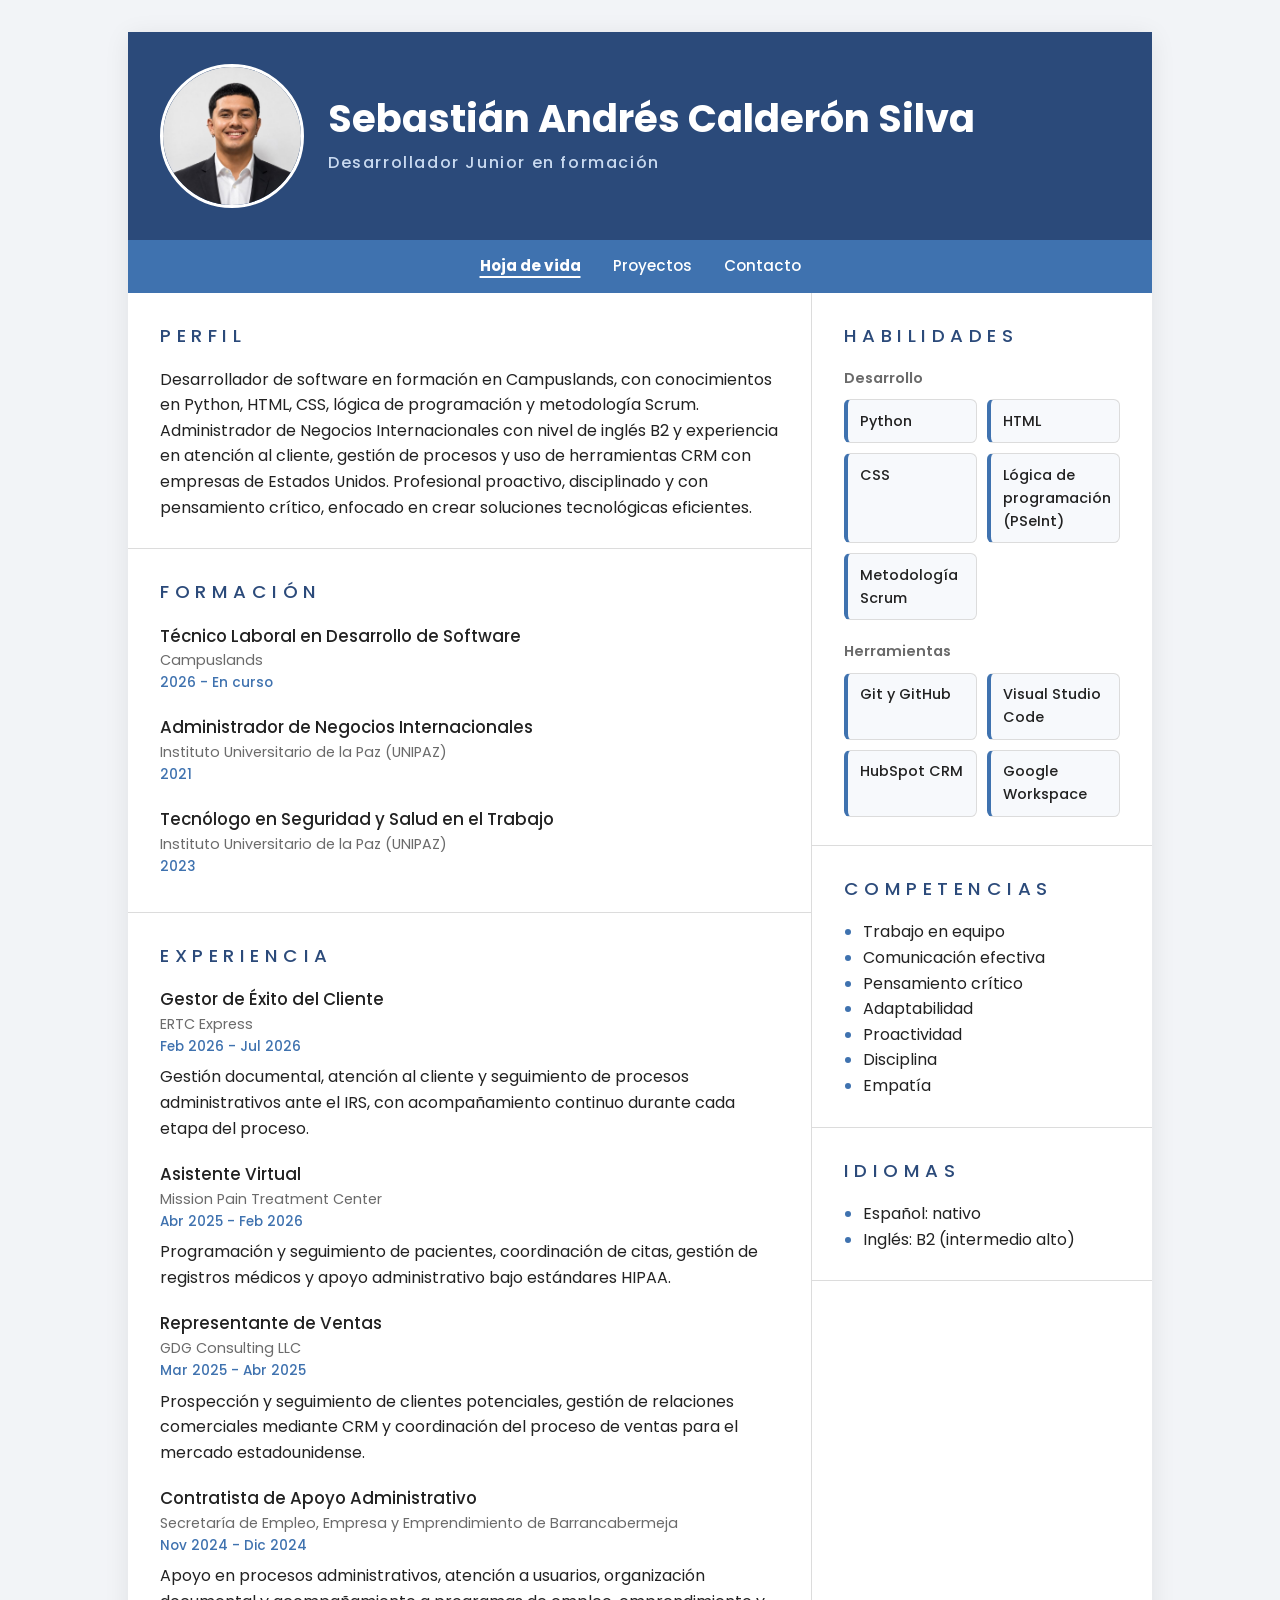
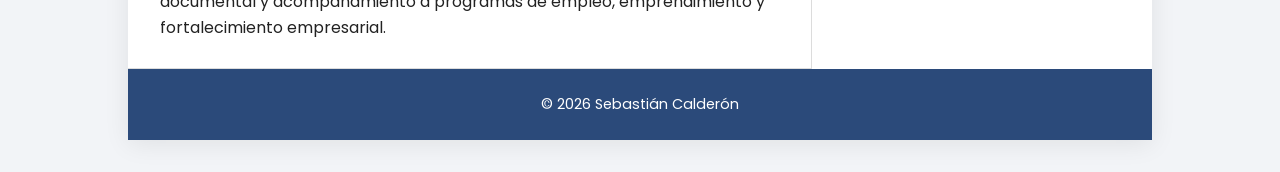
<file: index.html>
<!DOCTYPE html>
<html lang="es">
<head>
    <meta charset="UTF-8">
    <!-- R1 -->
    <meta name="viewport" content="width=device-width, initial-scale=1.0">
    <meta name="description" content="Hoja de vida de Sebastián Calderón, desarrollador de software junior en formación.">
    <title>Sebastián Calderón | Hoja de vida</title>

    <link rel="preconnect" href="https://fonts.googleapis.com">
    <link rel="preconnect" href="https://fonts.gstatic.com" crossorigin>
    <link href="https://fonts.googleapis.com/css2?family=Poppins:wght@400;500;600;700&display=swap" rel="stylesheet">

    <link rel="stylesheet" href="styles.css">
</head>
<body class="hoja-vida">

    <header class="cabecera">
        <img src="img/foto.jpg" alt="Foto de Sebastián Calderón">
        <h1>Sebastián Andrés Calderón Silva</h1>
        <p>Desarrollador Junior en formación</p>
    </header>

    <!-- R8 y R9: menú igual en todas las páginas, con rutas relativas -->
    <nav class="menu">
        <ul>
            <li><a href="index.html" aria-current="page">Hoja de vida</a></li>
            <li><a href="proyectos.html">Proyectos</a></li>
            <li><a href="contacto.html">Contacto</a></li>
        </ul>
    </nav>

    <main class="principal">
        <section id="perfil">
            <h2>Perfil</h2>
            <p>
                Desarrollador de software en formación en Campuslands, con conocimientos en
                Python, HTML, CSS, lógica de programación y metodología Scrum. Administrador de
                Negocios Internacionales con nivel de inglés B2 y experiencia en atención al
                cliente, gestión de procesos y uso de herramientas CRM con empresas de Estados
                Unidos. Profesional proactivo, disciplinado y con pensamiento crítico, enfocado
                en crear soluciones tecnológicas eficientes.
            </p>
        </section>

        <section id="formacion">
            <h2>Formación</h2>

            <article class="item">
                <h3>Técnico Laboral en Desarrollo de Software</h3>
                <p class="lugar">Campuslands</p>
                <p class="fecha">2026 - En curso</p>
            </article>

            <article class="item">
                <h3>Administrador de Negocios Internacionales</h3>
                <p class="lugar">Instituto Universitario de la Paz (UNIPAZ)</p>
                <p class="fecha">2021</p>
            </article>

            <article class="item">
                <h3>Tecnólogo en Seguridad y Salud en el Trabajo</h3>
                <p class="lugar">Instituto Universitario de la Paz (UNIPAZ)</p>
                <p class="fecha">2023</p>
            </article>
        </section>

        <section id="experiencia">
            <h2>Experiencia</h2>

            <article class="item">
                <h3>Gestor de Éxito del Cliente</h3>
                <p class="lugar">ERTC Express</p>
                <p class="fecha">Feb 2026 - Jul 2026</p>
                <p>
                    Gestión documental, atención al cliente y seguimiento de procesos
                    administrativos ante el IRS, con acompañamiento continuo durante cada etapa
                    del proceso.
                </p>
            </article>

            <article class="item">
                <h3>Asistente Virtual</h3>
                <p class="lugar">Mission Pain Treatment Center</p>
                <p class="fecha">Abr 2025 - Feb 2026</p>
                <p>
                    Programación y seguimiento de pacientes, coordinación de citas, gestión de
                    registros médicos y apoyo administrativo bajo estándares HIPAA.
                </p>
            </article>

            <article class="item">
                <h3>Representante de Ventas</h3>
                <p class="lugar">GDG Consulting LLC</p>
                <p class="fecha">Mar 2025 - Abr 2025</p>
                <p>
                    Prospección y seguimiento de clientes potenciales, gestión de relaciones
                    comerciales mediante CRM y coordinación del proceso de ventas para el mercado
                    estadounidense.
                </p>
            </article>

            <article class="item">
                <h3>Contratista de Apoyo Administrativo</h3>
                <p class="lugar">Secretaría de Empleo, Empresa y Emprendimiento de Barrancabermeja</p>
                <p class="fecha">Nov 2024 - Dic 2024</p>
                <p>
                    Apoyo en procesos administrativos, atención a usuarios, organización documental
                    y acompañamiento a programas de empleo, emprendimiento y fortalecimiento
                    empresarial.
                </p>
            </article>
        </section>
    </main>

    <aside class="lateral">
        <section id="habilidades">
            <h2>Habilidades</h2>

            <h3 class="subtitulo">Desarrollo</h3>
            <ul class="tarjetas">
                <li>Python</li>
                <li>HTML</li>
                <li>CSS</li>
                <li>Lógica de programación (PSeInt)</li>
                <li>Metodología Scrum</li>
            </ul>

            <h3 class="subtitulo">Herramientas</h3>
            <ul class="tarjetas">
                <li>Git y GitHub</li>
                <li>Visual Studio Code</li>
                <li>HubSpot CRM</li>
                <li>Google Workspace</li>
            </ul>
        </section>

        <section id="competencias">
            <h2>Competencias</h2>
            <ul class="lista">
                <li>Trabajo en equipo</li>
                <li>Comunicación efectiva</li>
                <li>Pensamiento crítico</li>
                <li>Adaptabilidad</li>
                <li>Proactividad</li>
                <li>Disciplina</li>
                <li>Empatía</li>
            </ul>
        </section>

        <section id="idiomas">
            <h2>Idiomas</h2>
            <ul class="lista">
                <li>Español: nativo</li>
                <li>Inglés: B2 (intermedio alto)</li>
            </ul>
        </section>
    </aside>

    <footer class="pie">
        <p>&copy; 2026 Sebastián Calderón</p>
    </footer>

</body>
</html>
</file>
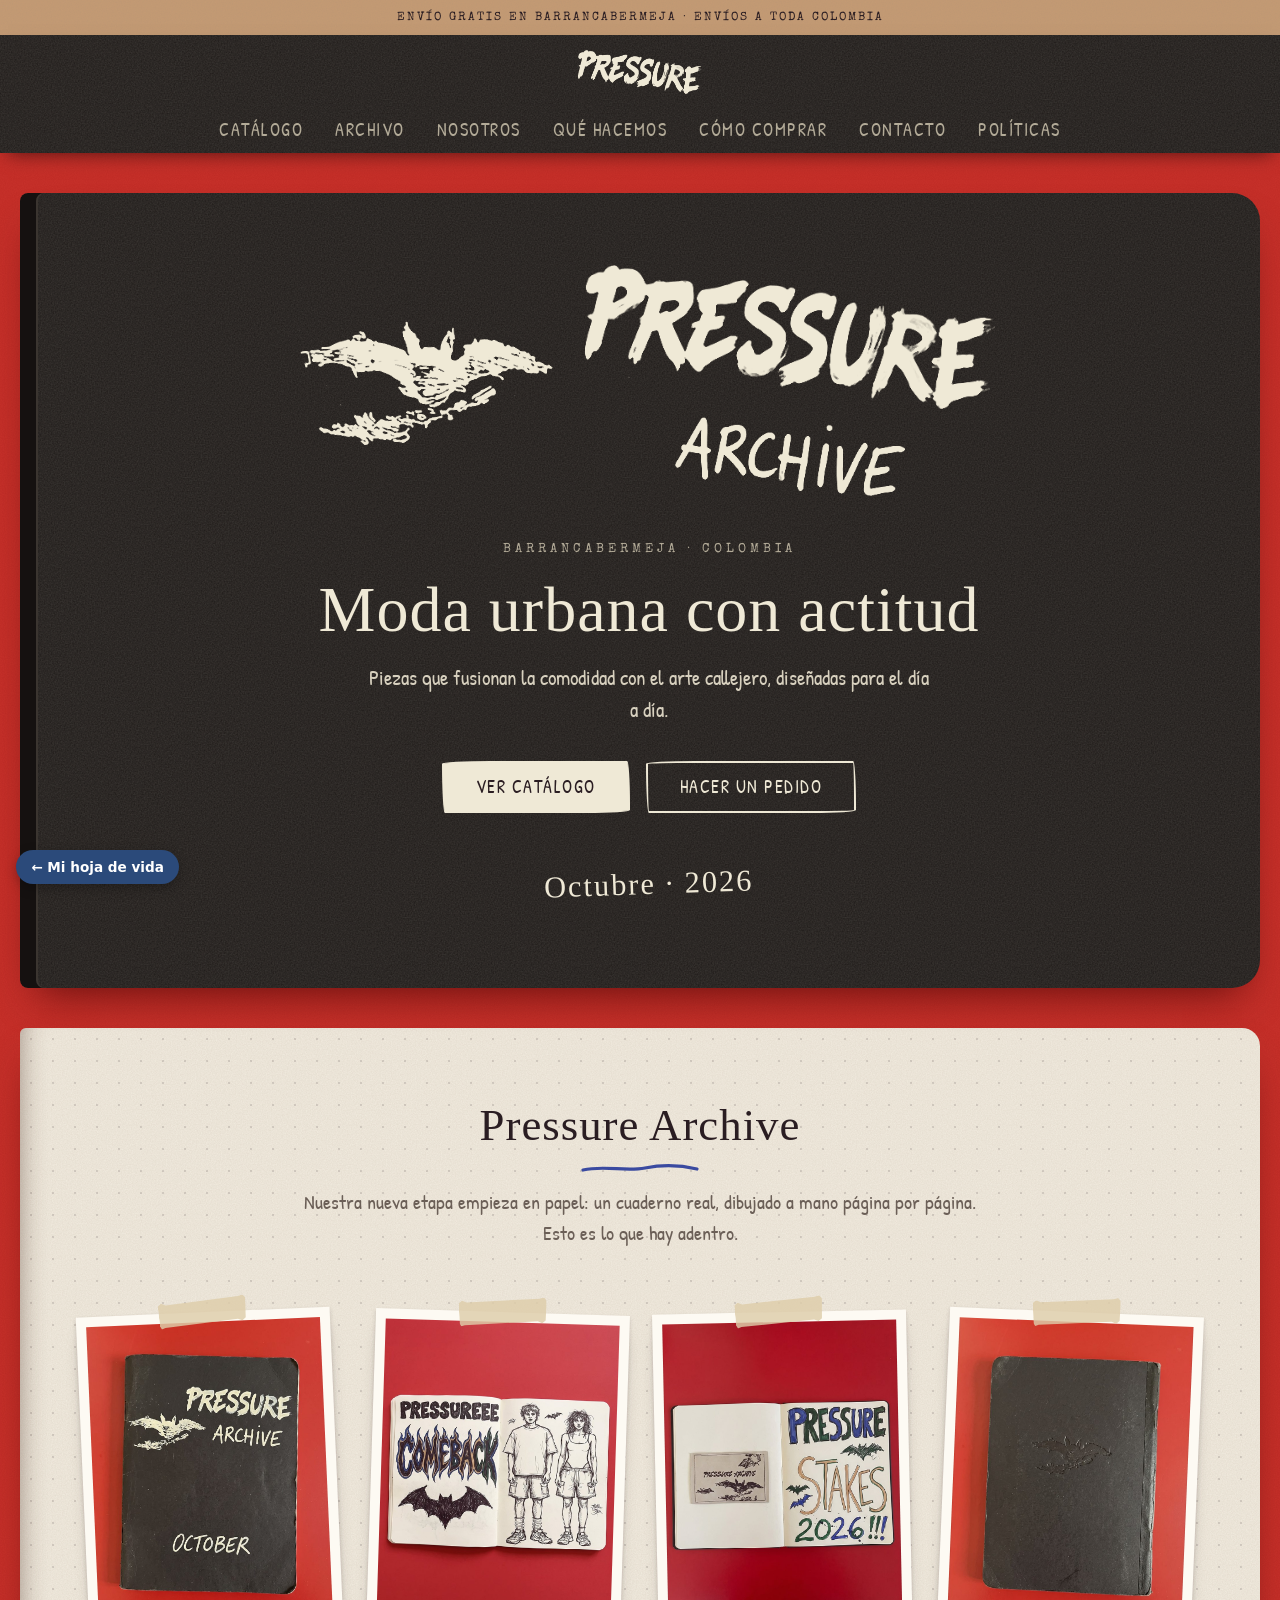
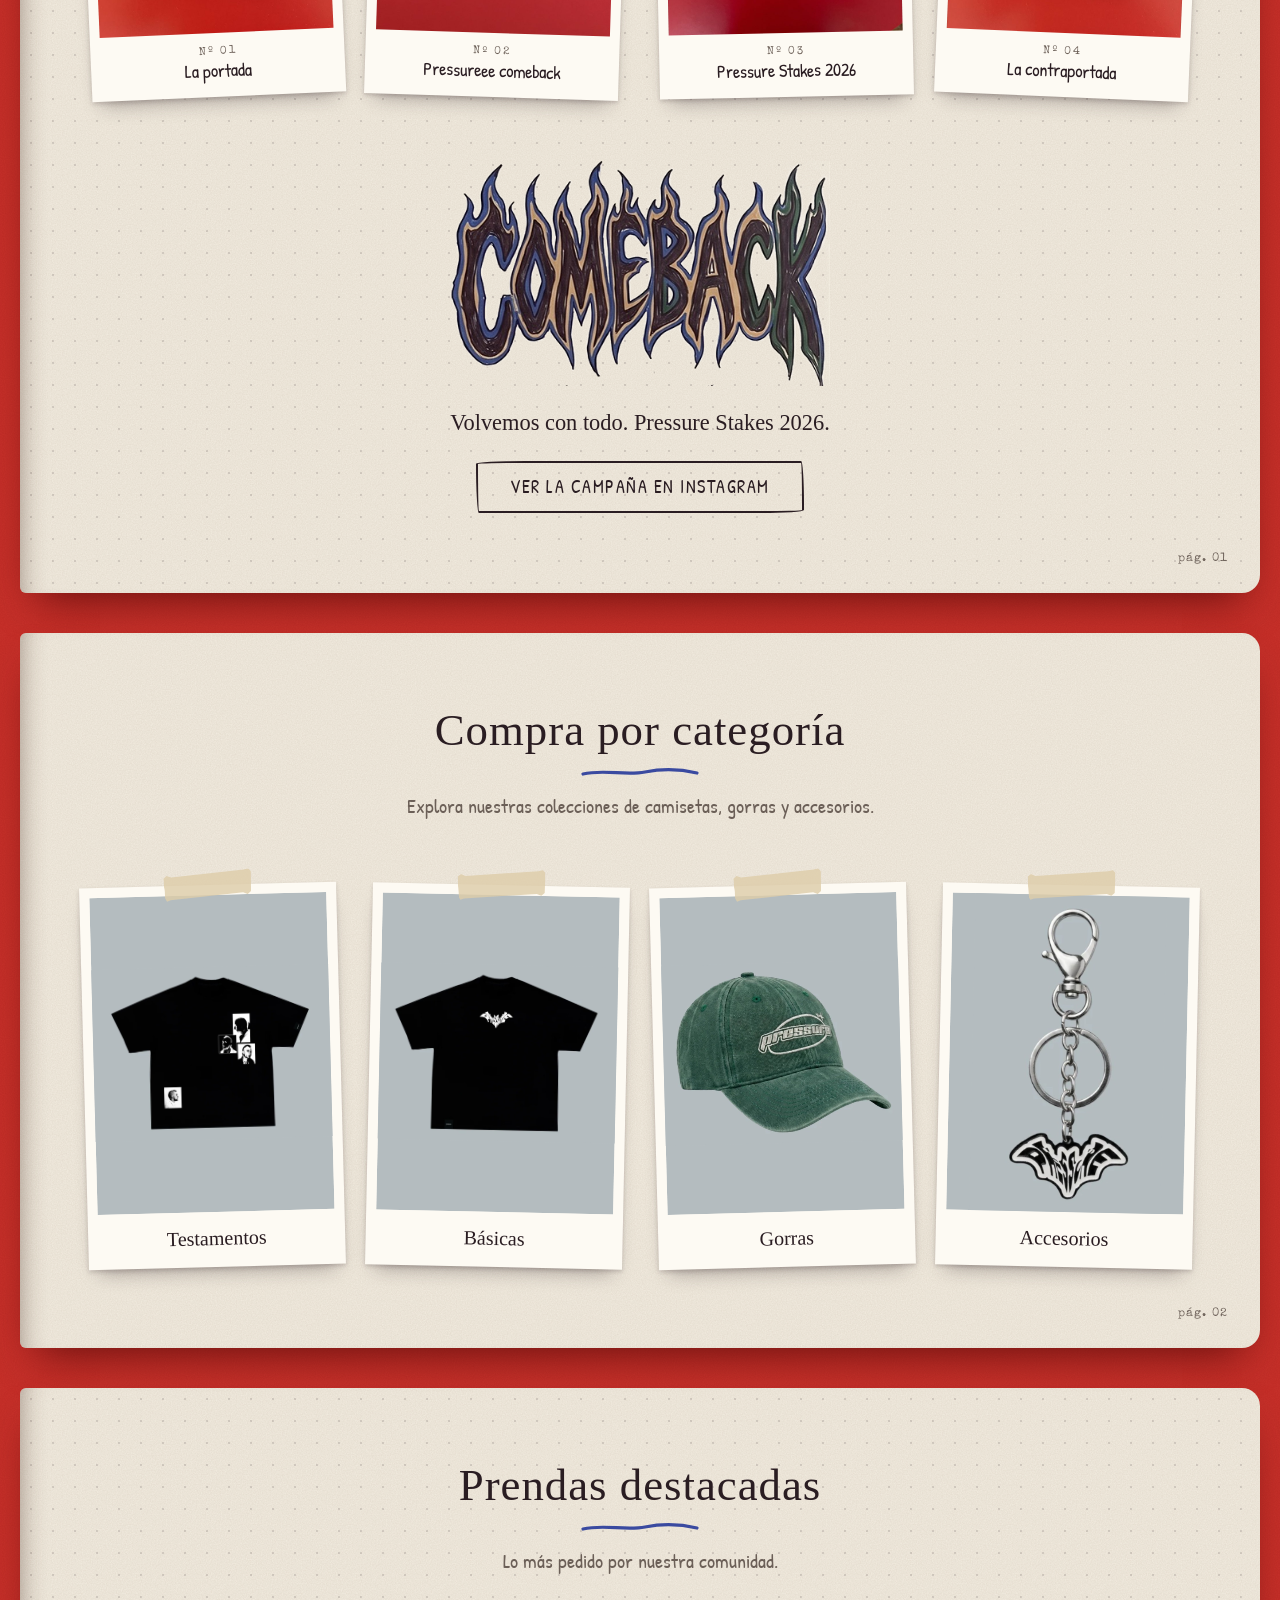
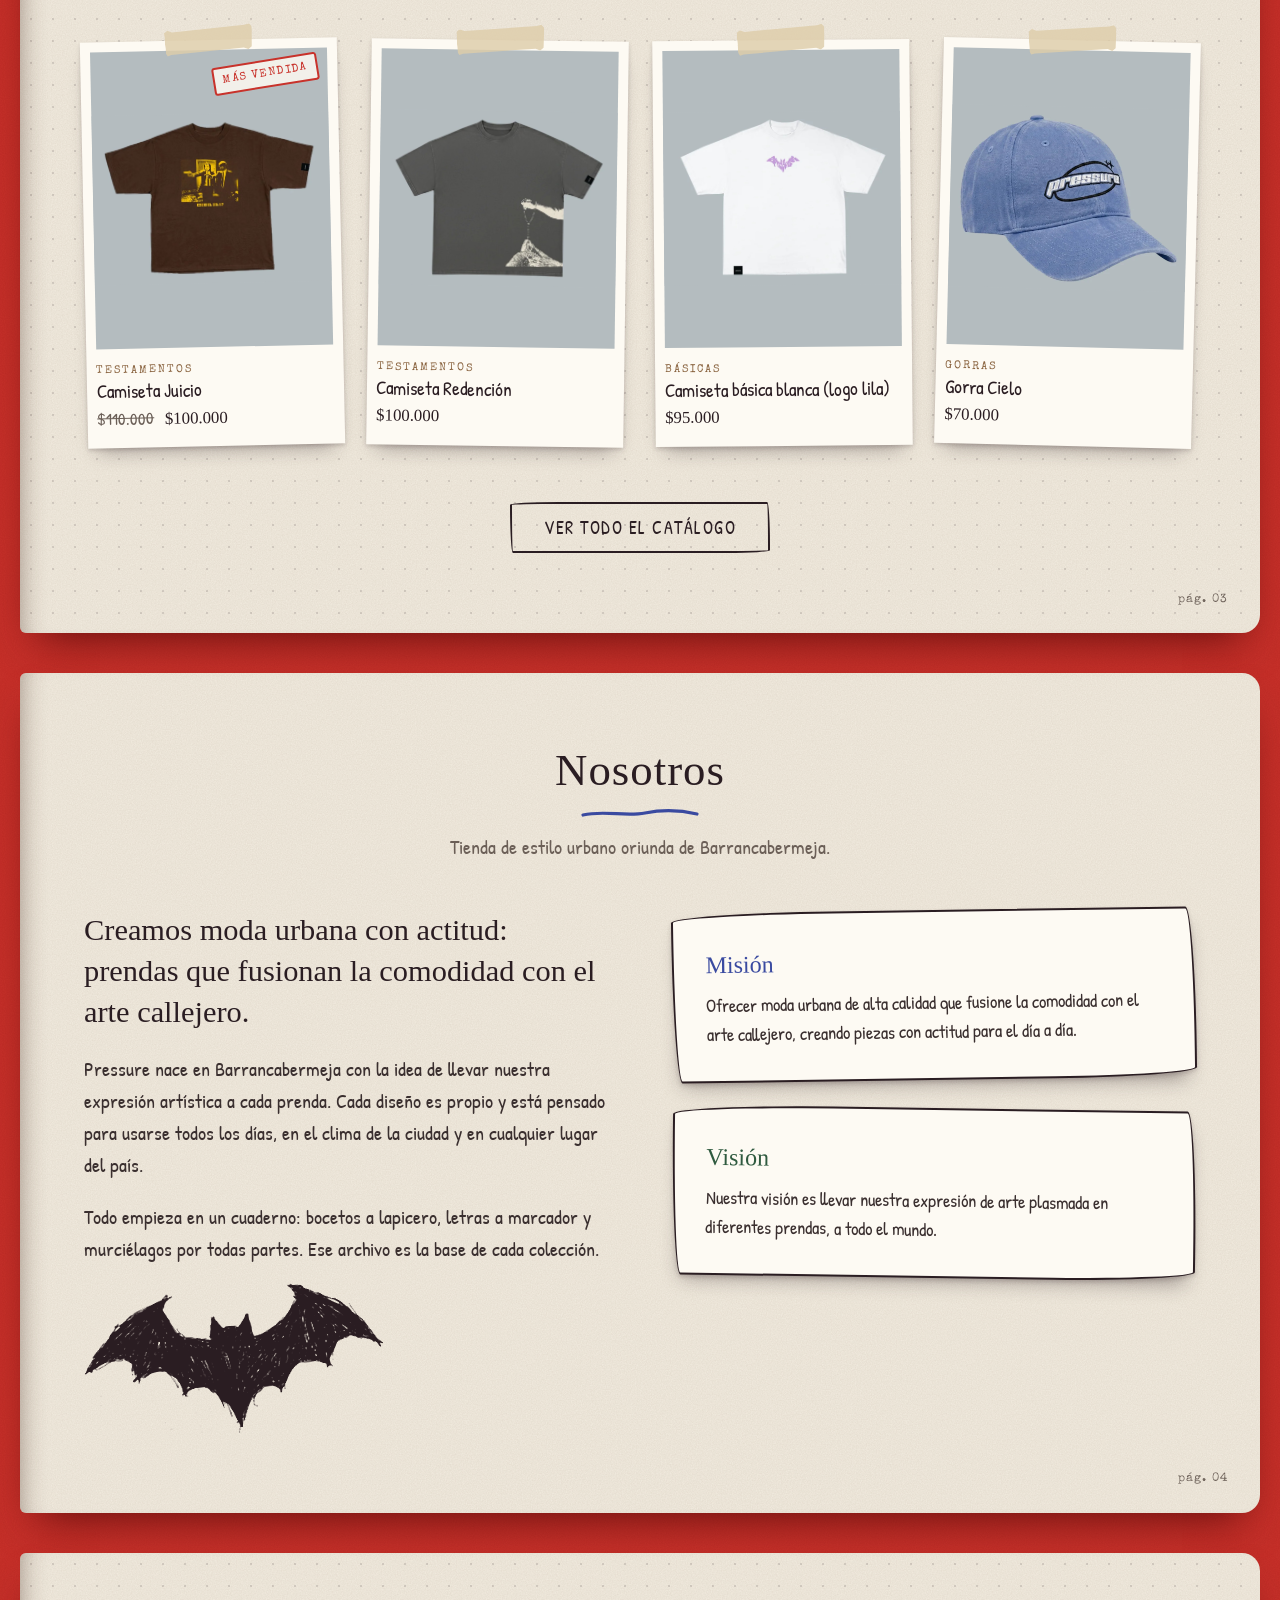
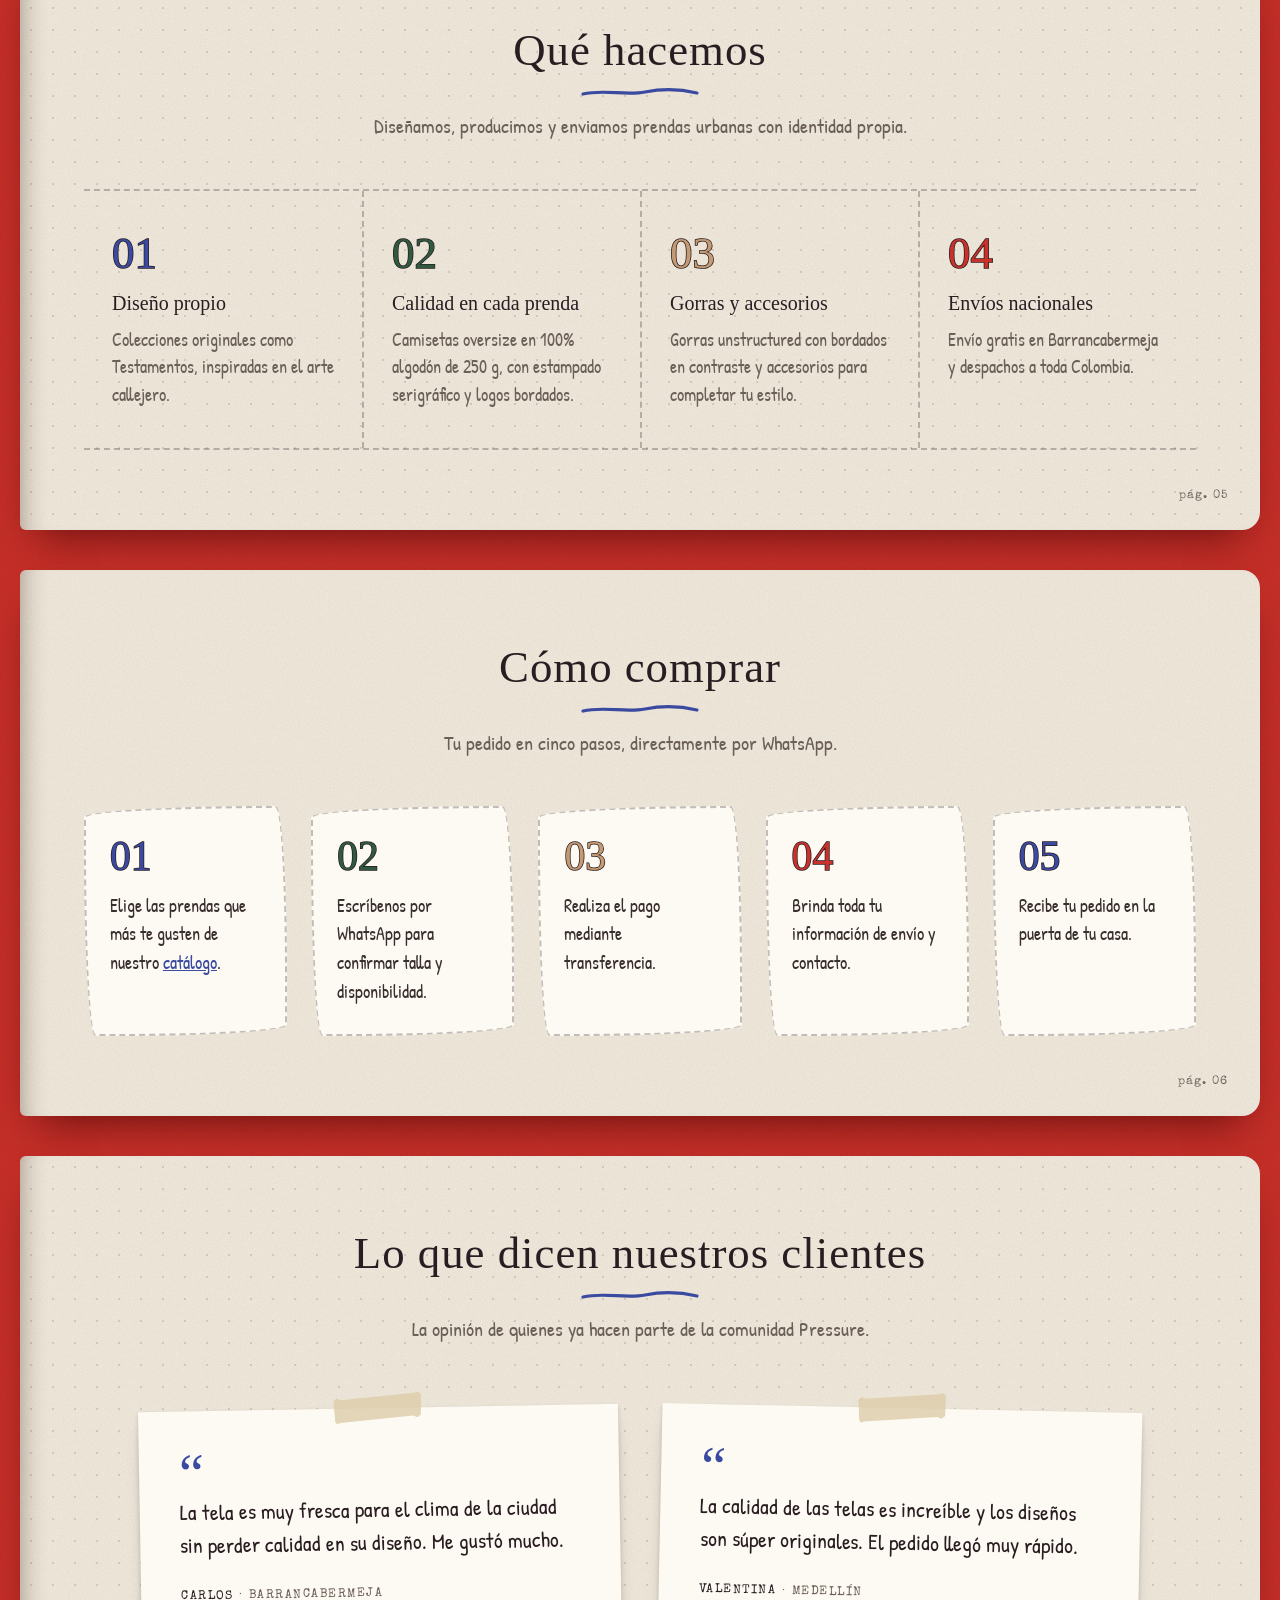
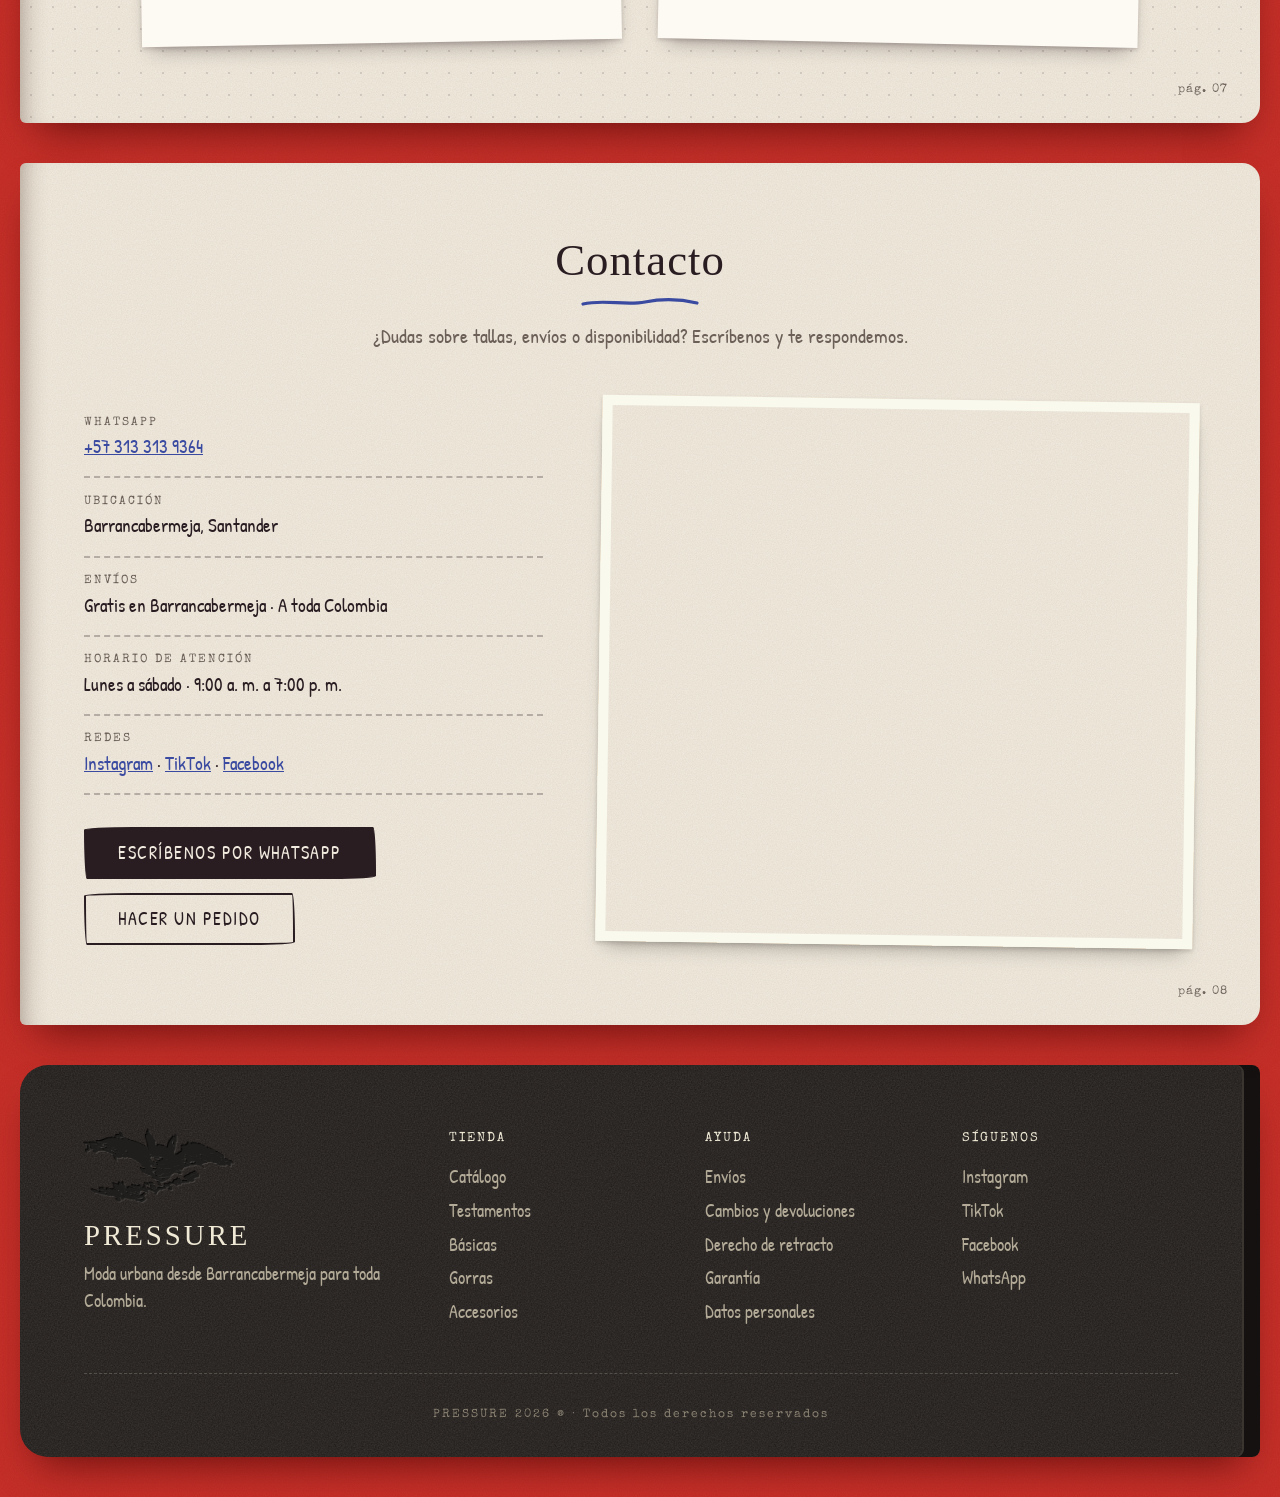
<file: pressure-html/index.html>
<!DOCTYPE html>
<html lang="es">
<head>
    <meta charset="UTF-8">
    <meta name="viewport" content="width=device-width, initial-scale=1.0">
    <title>Pressure | Moda urbana desde Barrancabermeja</title>
    <meta name="description" content="Tienda de ropa Pressure. Tienda de estilo urbano oriunda de Barrancabermeja">
    <link rel="icon" type="image/png" href="imagenes/archivo/murcielago-boceto.png">
    <link rel="preconnect" href="https://fonts.googleapis.com">
    <link rel="preconnect" href="https://fonts.gstatic.com" crossorigin>
    <link rel="stylesheet" href="https://fonts.googleapis.com/css2?family=Patrick+Hand&family=Permanent+Marker&family=Special+Elite&display=swap">
    <link rel="stylesheet" href="css/style.css">
</head>
<body>
    <!-- R8: volver a la hoja de vida -->
    <a class="volver-cv" href="../index.html">&larr; Mi hoja de vida</a>


    <aside>Envío gratis en Barrancabermeja · Envíos a toda Colombia</aside>

    <header>
        <h1><a href="index.html"><img src="imagenes/archivo/lettering-pressure.png" alt="Pressure" width="488" height="172"></a></h1>
        <nav aria-label="Principal">
            <a href="catalogo.html">Catálogo</a>
            <a href="index.html#archivo">Archivo</a>
            <a href="index.html#nosotros">Nosotros</a>
            <a href="index.html#que-hacemos">Qué hacemos</a>
            <a href="index.html#como-comprar">Cómo comprar</a>
            <a href="index.html#contacto">Contacto</a>
            <a href="politicas.html">Políticas</a>
        </nav>
    </header>

    <main>
        <section class="hero">
            <div class="hero__portada" aria-hidden="true">
                <img class="hero__murcielago" src="imagenes/archivo/murcielago-marca.png" alt="" width="354" height="171">
                <div class="hero__lettering">
                    <img src="imagenes/archivo/lettering-pressure.png" alt="" width="488" height="172">
                    <img src="imagenes/archivo/lettering-archive.png" alt="" width="326" height="112">
                </div>
            </div>
            <p class="hero__antetitulo">Barrancabermeja · Colombia</p>
            <h2>Moda urbana con actitud</h2>
            <p class="hero__descripcion">Piezas que fusionan la comodidad con el arte callejero, diseñadas para el día a día.</p>
            <div class="hero__acciones">
                <a class="boton boton--claro" href="catalogo.html">Ver catálogo</a>
                <a class="boton boton--contorno-claro" href="catalogo.html#hacer-pedido">Hacer un pedido</a>
            </div>
            <p class="hero__fecha">Octubre · 2026</p>
        </section>

        <section id="archivo" class="archivo">
            <h2>Pressure Archive</h2>
            <p class="subtitulo">Nuestra nueva etapa empieza en papel: un cuaderno real, dibujado a mano página por página. Esto es lo que hay adentro.</p>
            <div class="archivo__fotos">
                <figure class="foto">
                    <img src="imagenes/archivo/archivo-portada.jpg" alt="Cuaderno negro sobre una mesa roja con PRESSURE ARCHIVE OCTOBER y un murciélago pintados a mano en color crema" width="810" height="1080" loading="lazy">
                    <figcaption><span>Nº 01</span>La portada</figcaption>
                </figure>
                <figure class="foto">
                    <img src="imagenes/archivo/archivo-comeback.jpg" alt="Cuaderno abierto: a la izquierda PRESSUREEE COMEBACK en letras de fuego y un murciélago a lapicero; a la derecha dos modelos dibujados con camiseta oversize, shorts cargo y tenis" width="810" height="1080" loading="lazy">
                    <figcaption><span>Nº 02</span>Pressureee comeback</figcaption>
                </figure>
                <figure class="foto">
                    <img src="imagenes/archivo/archivo-stakes.jpg" alt="Cuaderno abierto: a la izquierda la etiqueta tejida PRESSURE ARCHIVE; a la derecha PRESSURE STAKES 2026 escrito con marcadores azul, verde y piel, rodeado de murciélagos" width="810" height="1080" loading="lazy">
                    <figcaption><span>Nº 03</span>Pressure Stakes 2026</figcaption>
                </figure>
                <figure class="foto">
                    <img src="imagenes/archivo/archivo-contraportada.jpg" alt="Contraportada negra del cuaderno con un murciélago grabado en relieve" width="810" height="1080" loading="lazy">
                    <figcaption><span>Nº 04</span>La contraportada</figcaption>
                </figure>
            </div>
            <div class="archivo__cierre">
                <img class="archivo__lettering" src="imagenes/archivo/lettering-comeback.png" alt="Comeback, en letras de fuego dibujadas a mano" width="477" height="283" loading="lazy">
                <p>Volvemos con todo. Pressure Stakes 2026.</p>
                <a class="boton boton--contorno" href="https://instagram.com/lapressure__" target="_blank" rel="noopener">Ver la campaña en Instagram</a>
            </div>
        </section>

        <section id="categorias">
            <h2>Compra por categoría</h2>
            <p class="subtitulo">Explora nuestras colecciones de camisetas, gorras y accesorios.</p>
            <div class="categorias">
                <a class="categoria-tile" href="catalogo.html#testamentos">
                    <img src="imagenes/camiseta-confesion.jpg" alt="" width="1020" height="739" loading="lazy">
                    <span>Testamentos</span>
                </a>
                <a class="categoria-tile" href="catalogo.html#basicas">
                    <img src="imagenes/camiseta-basica-negra-logo-blanco.jpg" alt="" width="1047" height="775" loading="lazy">
                    <span>Básicas</span>
                </a>
                <a class="categoria-tile" href="catalogo.html#gorras">
                    <img src="imagenes/gorra-astro.jpg" alt="" width="943" height="712" loading="lazy">
                    <span>Gorras</span>
                </a>
                <a class="categoria-tile" href="catalogo.html#accesorios">
                    <img src="imagenes/llavero.jpg" alt="" width="532" height="885" loading="lazy">
                    <span>Accesorios</span>
                </a>
            </div>
        </section>

        <section id="destacados">
            <h2>Prendas destacadas</h2>
            <p class="subtitulo">Lo más pedido por nuestra comunidad.</p>
            <div class="grilla-productos">
                <article class="tarjeta-prenda">
                    <div class="tarjeta-prenda__marco">
                        <img class="tarjeta-prenda__imagen" src="imagenes/camiseta-juicio.jpg" alt="Camiseta Juicio, fit oversize con estampado serigráfico en frente y espalda" width="966" height="685" loading="lazy">
                        <span class="tarjeta-prenda__etiqueta">Más vendida</span>
                    </div>
                    <p class="tarjeta-prenda__coleccion">Testamentos</p>
                    <h3 class="tarjeta-prenda__titulo"><a href="catalogo.html#testamentos">Camiseta Juicio</a></h3>
                    <p class="tarjeta-prenda__precio"><s>$110.000</s> <strong>$100.000</strong></p>
                </article>

                <article class="tarjeta-prenda">
                    <div class="tarjeta-prenda__marco">
                        <img class="tarjeta-prenda__imagen" src="imagenes/camiseta-redencion.jpg" alt="Camiseta Redención" width="972" height="715" loading="lazy">
                    </div>
                    <p class="tarjeta-prenda__coleccion">Testamentos</p>
                    <h3 class="tarjeta-prenda__titulo"><a href="catalogo.html#testamentos">Camiseta Redención</a></h3>
                    <p class="tarjeta-prenda__precio"><strong>$100.000</strong></p>
                </article>

                <article class="tarjeta-prenda">
                    <div class="tarjeta-prenda__marco">
                        <img class="tarjeta-prenda__imagen" src="imagenes/camiseta-basica-blanca-logo-lila.jpg" alt="Camiseta básica blanca con logo lila bordado" width="1035" height="754" loading="lazy">
                    </div>
                    <p class="tarjeta-prenda__coleccion">Básicas</p>
                    <h3 class="tarjeta-prenda__titulo"><a href="catalogo.html#basicas">Camiseta básica blanca (logo lila)</a></h3>
                    <p class="tarjeta-prenda__precio"><strong>$95.000</strong></p>
                </article>

                <article class="tarjeta-prenda">
                    <div class="tarjeta-prenda__marco">
                        <img class="tarjeta-prenda__imagen" src="imagenes/gorra-cielo.jpg" alt="Gorra Cielo, unstructured con bordados en contraste" width="921" height="703" loading="lazy">
                    </div>
                    <p class="tarjeta-prenda__coleccion">Gorras</p>
                    <h3 class="tarjeta-prenda__titulo"><a href="catalogo.html#gorras">Gorra Cielo</a></h3>
                    <p class="tarjeta-prenda__precio"><strong>$70.000</strong></p>
                </article>
            </div>
            <p class="centrado"><a class="boton boton--contorno" href="catalogo.html">Ver todo el catálogo</a></p>
        </section>

        <section id="nosotros">
            <h2>Nosotros</h2>
            <p class="subtitulo">Tienda de estilo urbano oriunda de Barrancabermeja.</p>
            <div class="nosotros">
                <div class="nosotros__texto">
                    <p>Creamos moda urbana con actitud: prendas que fusionan la comodidad con el arte callejero.</p>
                    <p>Pressure nace en Barrancabermeja con la idea de llevar nuestra expresión artística a cada prenda. Cada diseño es propio y está pensado para usarse todos los días, en el clima de la ciudad y en cualquier lugar del país.</p>
                    <p>Todo empieza en un cuaderno: bocetos a lapicero, letras a marcador y murciélagos por todas partes. Ese archivo es la base de cada colección.</p>
                    <img class="nosotros__murcielago" src="imagenes/archivo/murcielago-boceto.png" alt="" width="440" height="211" loading="lazy">
                </div>
                <div>
                    <article class="bloque">
                        <h3>Misión</h3>
                        <p>Ofrecer moda urbana de alta calidad que fusione la comodidad con el arte callejero, creando piezas con actitud para el día a día.</p>
                    </article>
                    <article class="bloque">
                        <h3>Visión</h3>
                        <p>Nuestra visión es llevar nuestra expresión de arte plasmada en diferentes prendas, a todo el mundo.</p>
                    </article>
                </div>
            </div>
        </section>

        <section id="que-hacemos">
            <h2>Qué hacemos</h2>
            <p class="subtitulo">Diseñamos, producimos y enviamos prendas urbanas con identidad propia.</p>
            <div class="servicios">
                <article class="servicio">
                    <span class="servicio__numero">01</span>
                    <h3>Diseño propio</h3>
                    <p>Colecciones originales como Testamentos, inspiradas en el arte callejero.</p>
                </article>
                <article class="servicio">
                    <span class="servicio__numero">02</span>
                    <h3>Calidad en cada prenda</h3>
                    <p>Camisetas oversize en 100% algodón de 250 g, con estampado serigráfico y logos bordados.</p>
                </article>
                <article class="servicio">
                    <span class="servicio__numero">03</span>
                    <h3>Gorras y accesorios</h3>
                    <p>Gorras unstructured con bordados en contraste y accesorios para completar tu estilo.</p>
                </article>
                <article class="servicio">
                    <span class="servicio__numero">04</span>
                    <h3>Envíos nacionales</h3>
                    <p>Envío gratis en Barrancabermeja y despachos a toda Colombia.</p>
                </article>
            </div>
        </section>

        <section id="como-comprar">
            <h2>Cómo comprar</h2>
            <p class="subtitulo">Tu pedido en cinco pasos, directamente por WhatsApp.</p>
            <ol class="pasos">
                <li>Elige las prendas que más te gusten de nuestro <a href="catalogo.html">catálogo</a>.</li>
                <li>Escríbenos por WhatsApp para confirmar talla y disponibilidad.</li>
                <li>Realiza el pago mediante transferencia.</li>
                <li>Brinda toda tu información de envío y contacto.</li>
                <li>Recibe tu pedido en la puerta de tu casa.</li>
            </ol>
        </section>

        <section id="testimonios">
            <h2>Lo que dicen nuestros clientes</h2>
            <p class="subtitulo">La opinión de quienes ya hacen parte de la comunidad Pressure.</p>
            <div class="testimonios">
                <figure class="testimonio">
                    <blockquote>La tela es muy fresca para el clima de la ciudad sin perder calidad en su diseño. Me gustó mucho.</blockquote>
                    <figcaption><cite>Carlos</cite> · Barrancabermeja</figcaption>
                </figure>
                <figure class="testimonio">
                    <blockquote>La calidad de las telas es increíble y los diseños son súper originales. El pedido llegó muy rápido.</blockquote>
                    <figcaption><cite>Valentina</cite> · Medellín</figcaption>
                </figure>
            </div>
        </section>

        <section id="contacto">
            <h2>Contacto</h2>
            <p class="subtitulo">¿Dudas sobre tallas, envíos o disponibilidad? Escríbenos y te respondemos.</p>
            <div class="contacto">
                <div>
                    <dl class="contacto__datos">
                        <div>
                            <dt>WhatsApp</dt>
                            <dd><a href="https://wa.me/573133139364" target="_blank" rel="noopener">+57 313 313 9364</a></dd>
                        </div>
                        <div>
                            <dt>Ubicación</dt>
                            <dd>Barrancabermeja, Santander</dd>
                        </div>
                        <div>
                            <dt>Envíos</dt>
                            <dd>Gratis en Barrancabermeja · A toda Colombia</dd>
                        </div>
                        <div>
                            <dt>Horario de atención</dt>
                            <dd>Lunes a sábado · 9:00 a. m. a 7:00 p. m.</dd>
                        </div>
                        <div>
                            <dt>Redes</dt>
                            <dd>
                                <a href="https://instagram.com/lapressure__" target="_blank" rel="noopener">Instagram</a> ·
                                <a href="https://tiktok.com/@lapressure__" target="_blank" rel="noopener">TikTok</a> ·
                                <a href="https://www.facebook.com/profile.php?id=61574956738637" target="_blank" rel="noopener">Facebook</a>
                            </dd>
                        </div>
                    </dl>
                    <div class="contacto__acciones">
                        <a class="boton" href="https://wa.me/573133139364" target="_blank" rel="noopener">Escríbenos por WhatsApp</a>
                        <a class="boton boton--contorno" href="catalogo.html#hacer-pedido">Hacer un pedido</a>
                    </div>
                </div>
                <iframe src="https://www.google.com/maps?q=Barrancabermeja,+Santander,+Colombia&amp;z=13&amp;output=embed" title="Mapa de Barrancabermeja" loading="lazy" allowfullscreen></iframe>
            </div>
        </section>
    </main>

    <footer>
        <div class="footer__columnas">
            <div>
                <img class="footer__murcielago" src="imagenes/archivo/murcielago-marca.png" alt="" width="354" height="171" loading="lazy">
                <p class="footer__logo">PRESSURE</p>
                <p>Moda urbana desde Barrancabermeja para toda Colombia.</p>
            </div>
            <div>
                <h3>Tienda</h3>
                <ul>
                    <li><a href="catalogo.html">Catálogo</a></li>
                    <li><a href="catalogo.html#testamentos">Testamentos</a></li>
                    <li><a href="catalogo.html#basicas">Básicas</a></li>
                    <li><a href="catalogo.html#gorras">Gorras</a></li>
                    <li><a href="catalogo.html#accesorios">Accesorios</a></li>
                </ul>
            </div>
            <div>
                <h3>Ayuda</h3>
                <ul>
                    <li><a href="politicas.html#envios">Envíos</a></li>
                    <li><a href="politicas.html#cambios">Cambios y devoluciones</a></li>
                    <li><a href="politicas.html#retracto">Derecho de retracto</a></li>
                    <li><a href="politicas.html#garantia">Garantía</a></li>
                    <li><a href="politicas.html#datos">Datos personales</a></li>
                </ul>
            </div>
            <div>
                <h3>Síguenos</h3>
                <ul>
                    <li><a href="https://instagram.com/lapressure__" target="_blank" rel="noopener">Instagram</a></li>
                    <li><a href="https://tiktok.com/@lapressure__" target="_blank" rel="noopener">TikTok</a></li>
                    <li><a href="https://www.facebook.com/profile.php?id=61574956738637" target="_blank" rel="noopener">Facebook</a></li>
                    <li><a href="https://wa.me/573133139364" target="_blank" rel="noopener">WhatsApp</a></li>
                </ul>
            </div>
        </div>
        <p class="footer__legal">PRESSURE 2026 ® · Todos los derechos reservados</p>
    </footer>

</body>
</html>
</file>
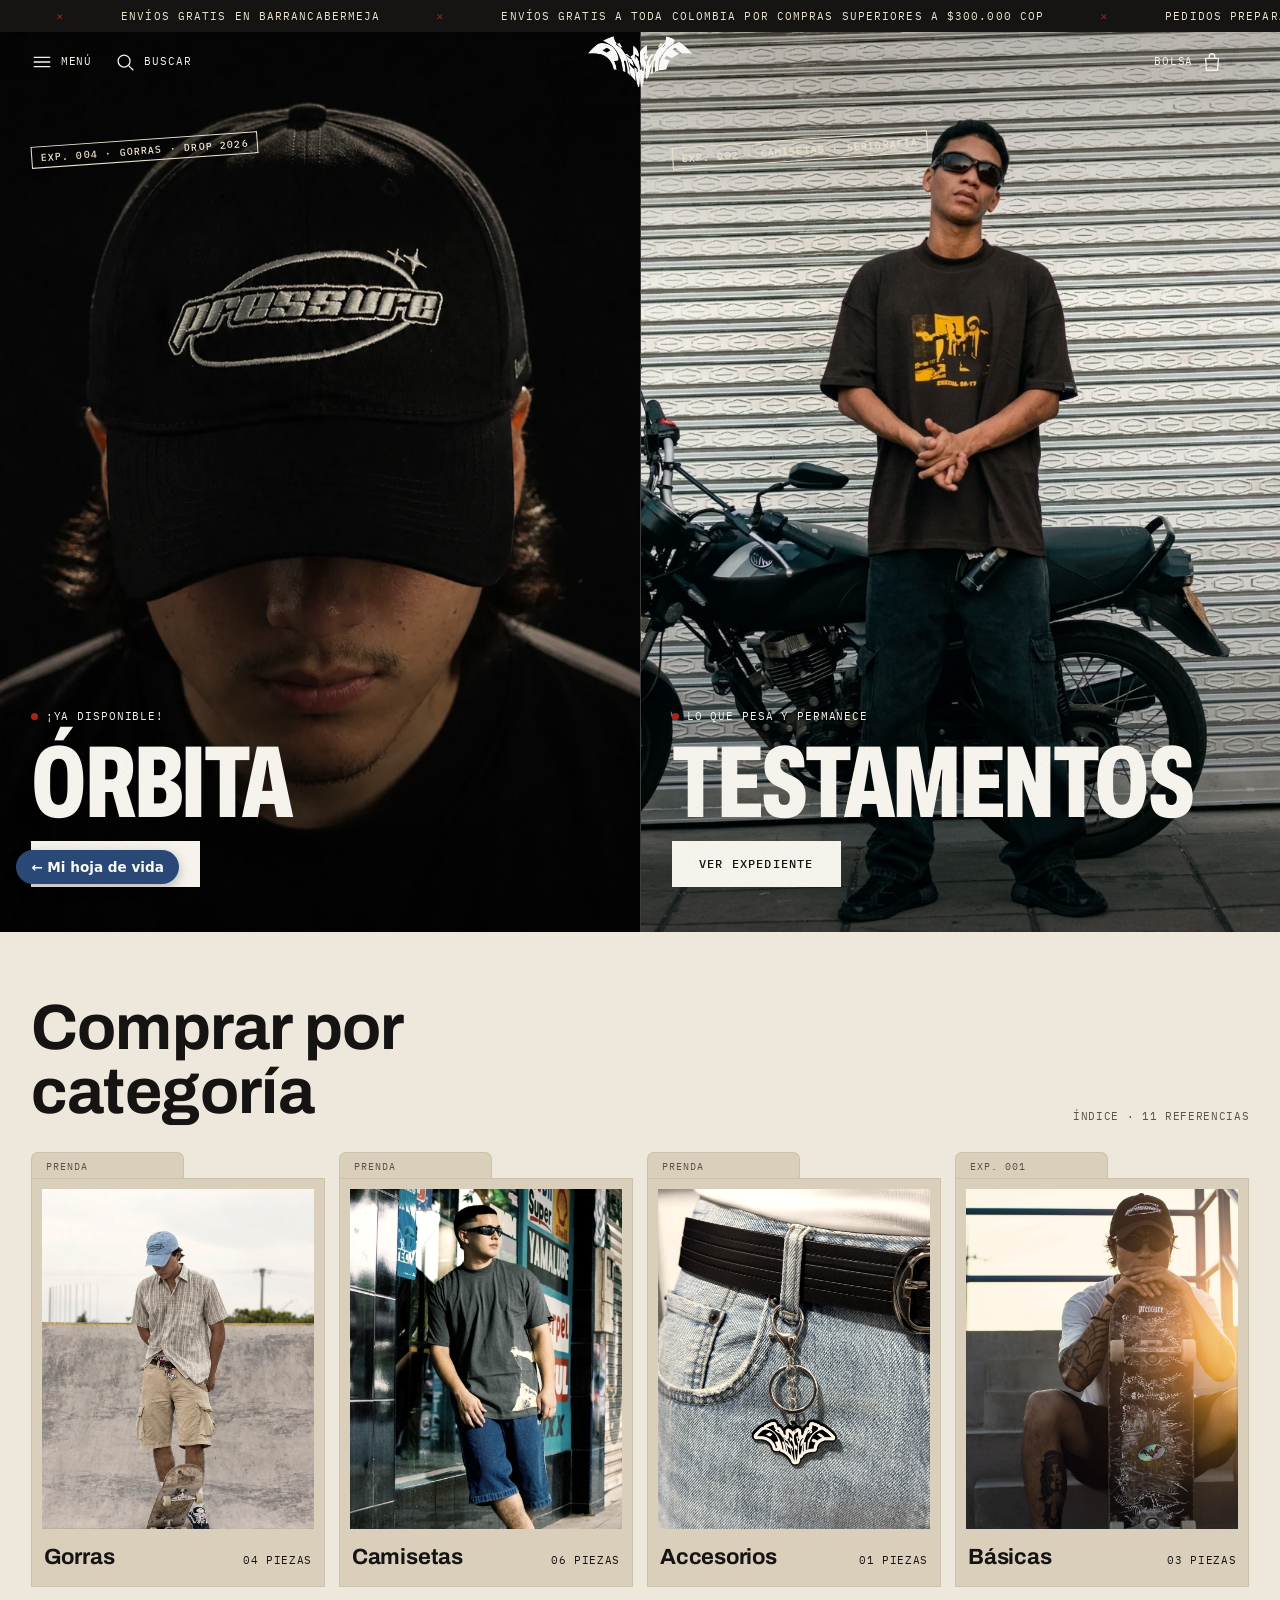
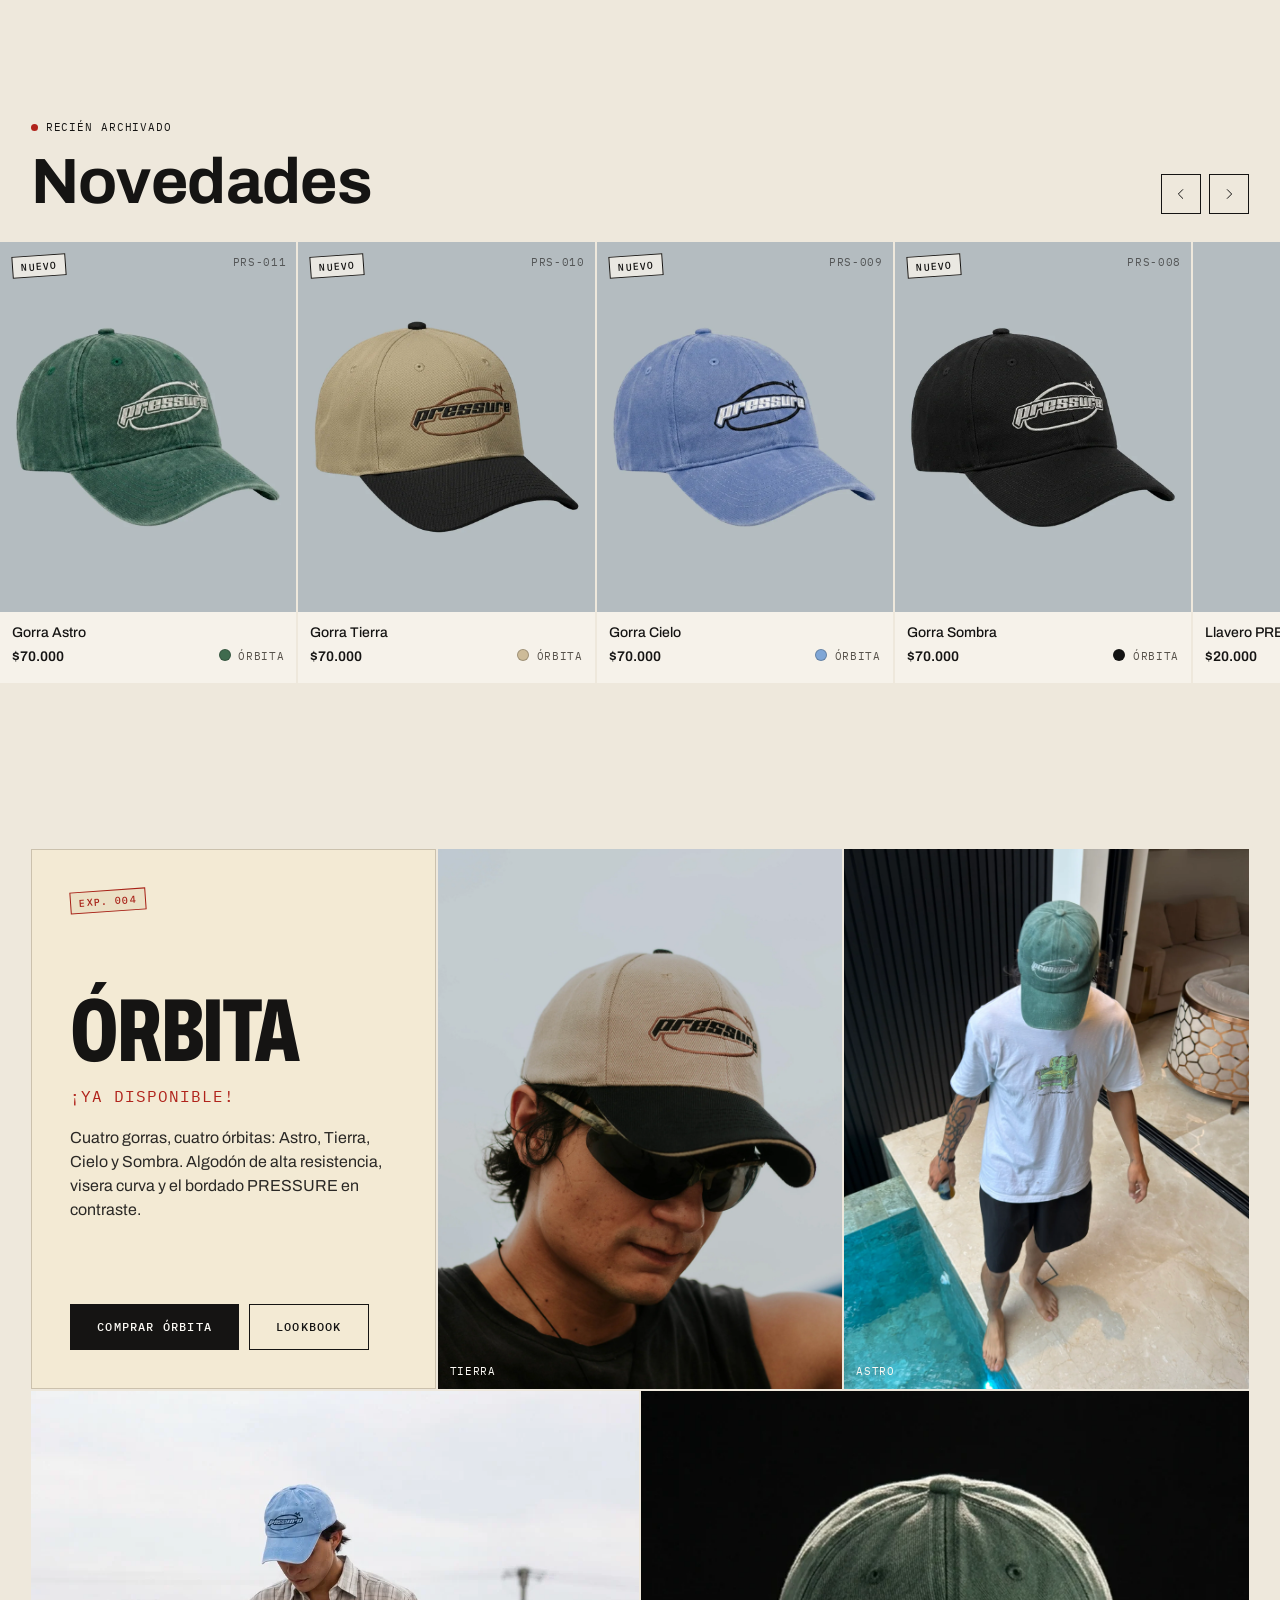
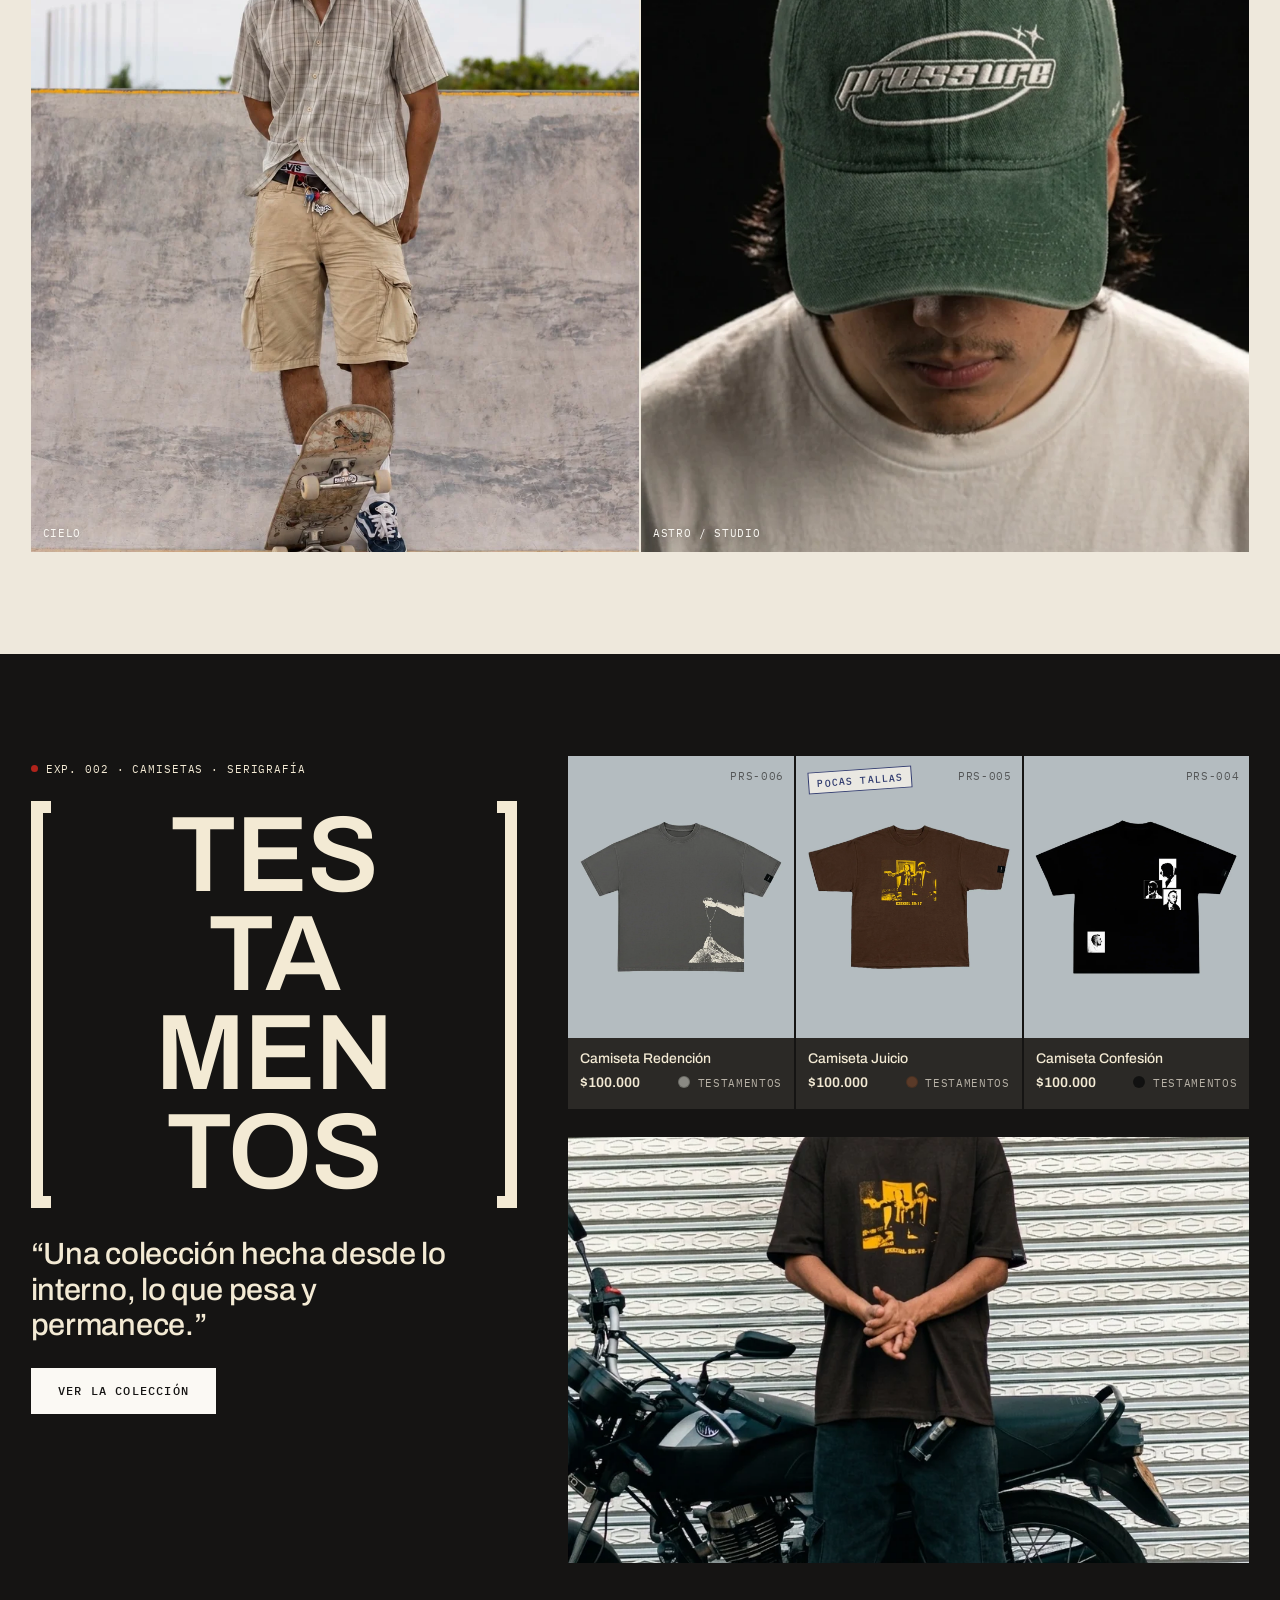
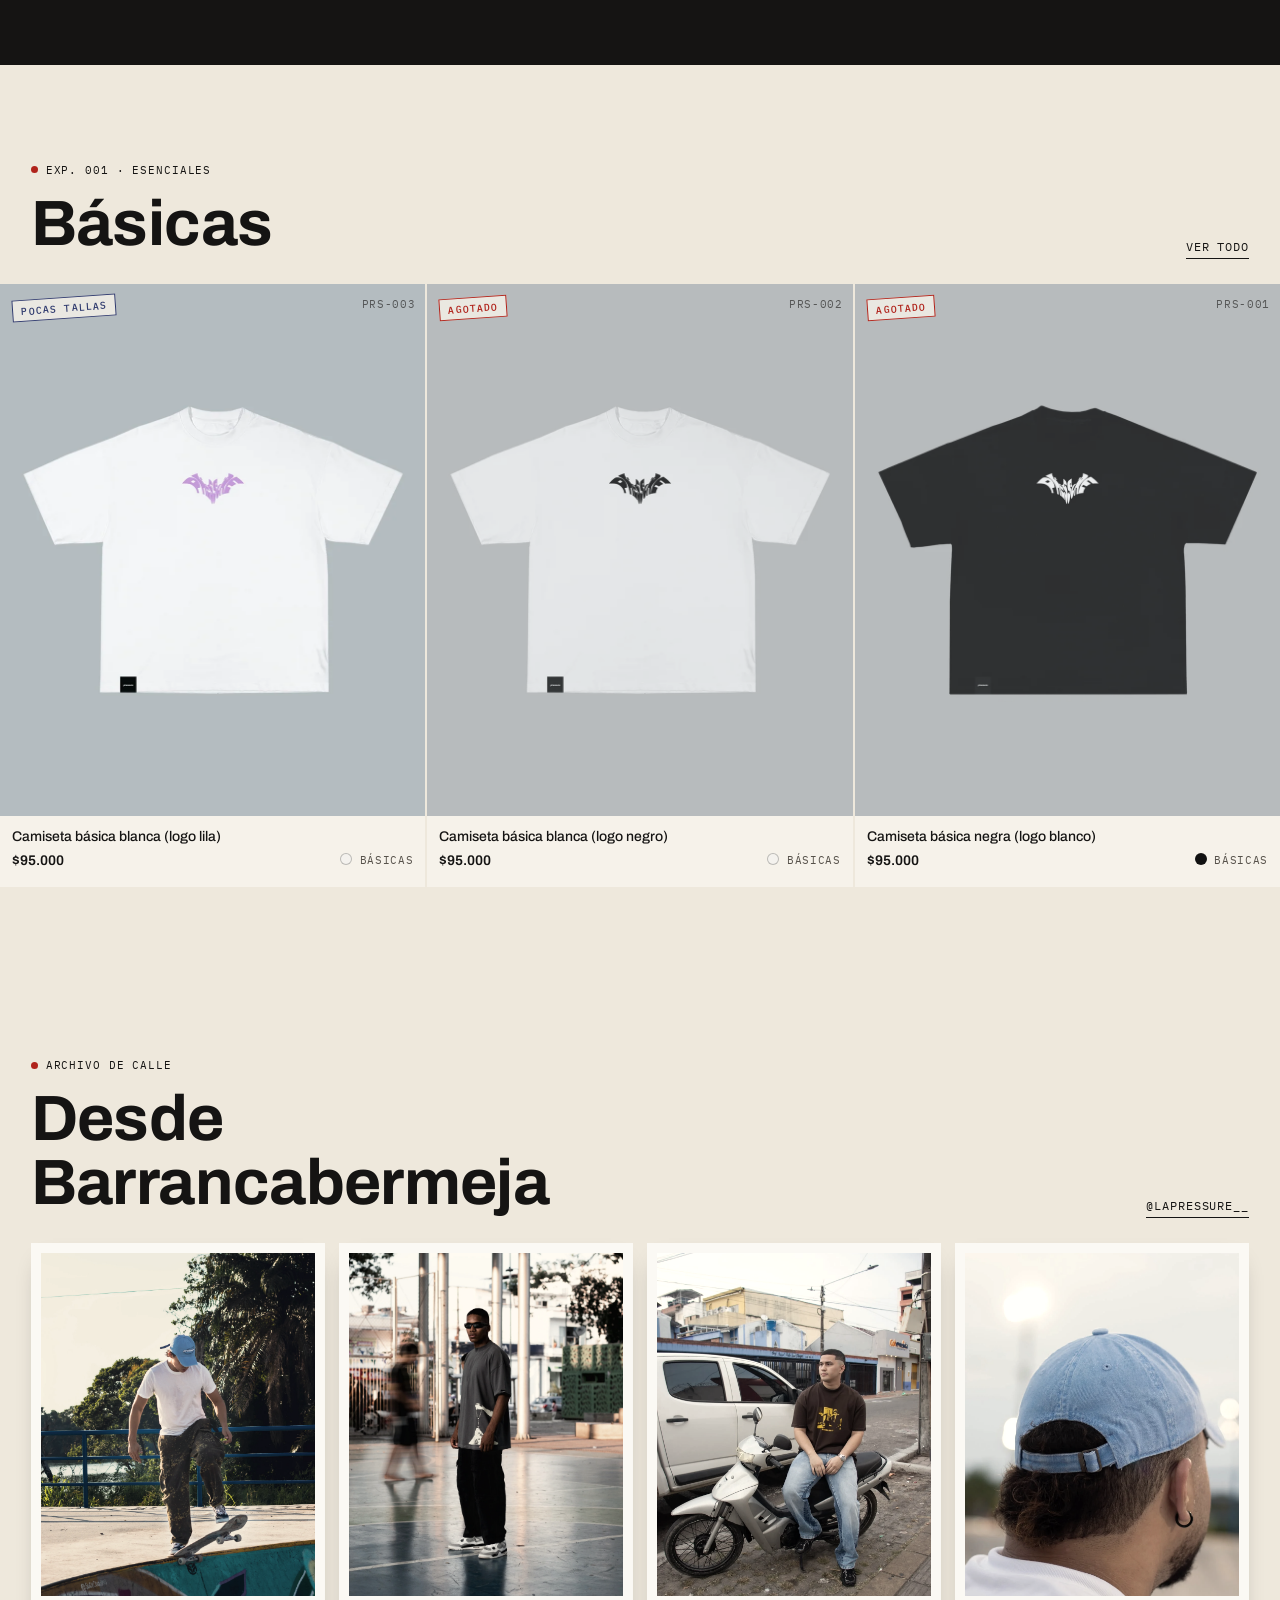
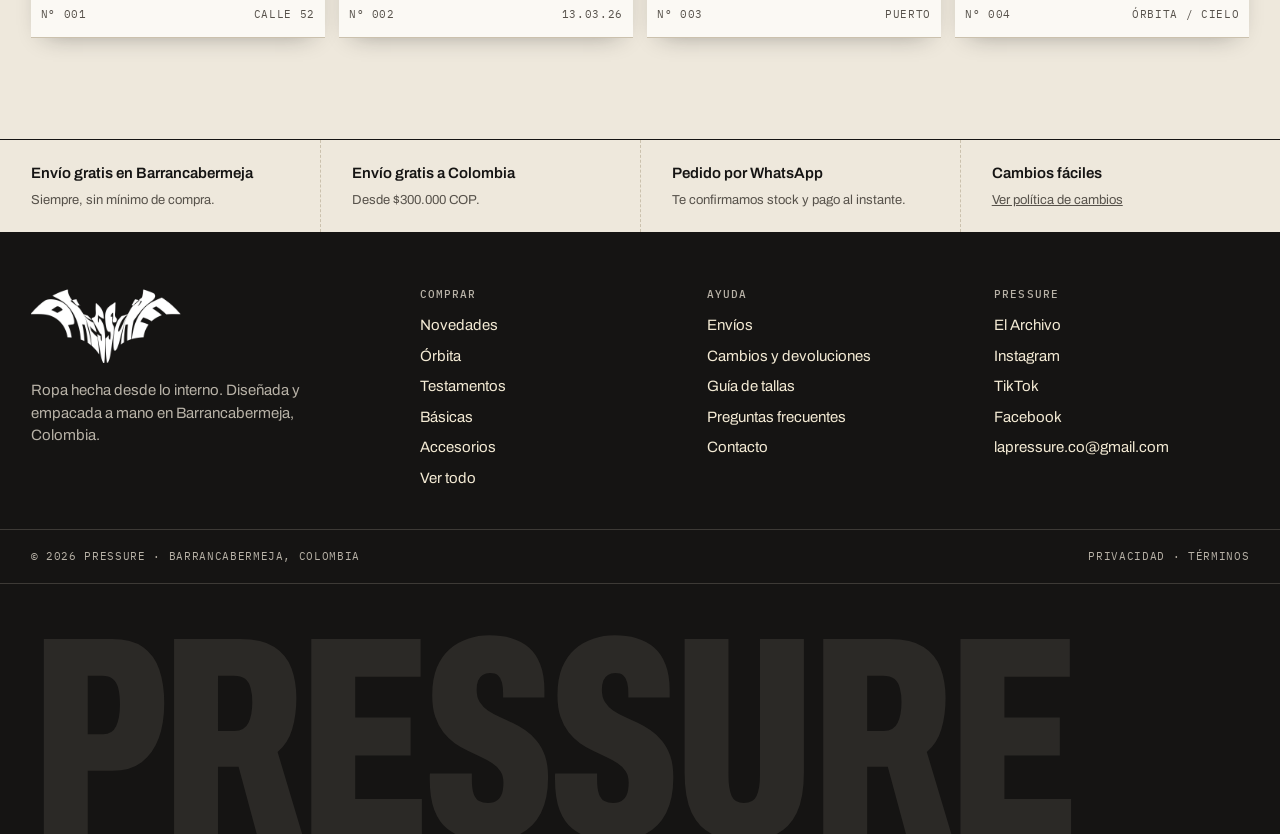
<file: pressure-web/index.html>
<!doctype html>
<html lang="es-CO">
<head>
<meta charset="utf-8">
<meta name="viewport" content="width=device-width, initial-scale=1">
<title>PRESSURE | Ropa desde Barrancabermeja</title>
<meta name="description" content="PRESSURE: gorras, camisetas oversize y accesorios hechos desde lo interno. Colecciones Órbita y Testamentos. Envíos a toda Colombia.">
<meta name="theme-color" content="#eee8dc">
<meta property="og:site_name" content="PRESSURE">
<meta property="og:title" content="PRESSURE | Ropa desde Barrancabermeja">
<meta property="og:description" content="PRESSURE: gorras, camisetas oversize y accesorios hechos desde lo interno. Colecciones Órbita y Testamentos. Envíos a toda Colombia.">
<meta property="og:image" content="assets/img/editorial/img_024.webp">
<link rel="icon" href="assets/img/editorial/pressure_personaje_solo_cabeza.webp" type="image/webp">
<link rel="preconnect" href="https://fonts.googleapis.com">
<link rel="preconnect" href="https://fonts.gstatic.com" crossorigin>
<link href="https://fonts.googleapis.com/css2?family=Archivo:wdth,wght@62..125,100..900&family=IBM+Plex+Mono:wght@400;500&display=swap" rel="stylesheet">
<link rel="stylesheet" href="assets/css/styles.css">
</head>
<body data-page="home">
    <!-- R8: volver a la hoja de vida -->
    <a class="volver-cv" href="../index.html">&larr; Mi hoja de vida</a>

<main id="main"></main>
<script src="assets/js/config.js"></script>
<script src="assets/js/catalog.js"></script>
<script src="assets/js/app.js"></script>
</body>
</html>
</file>
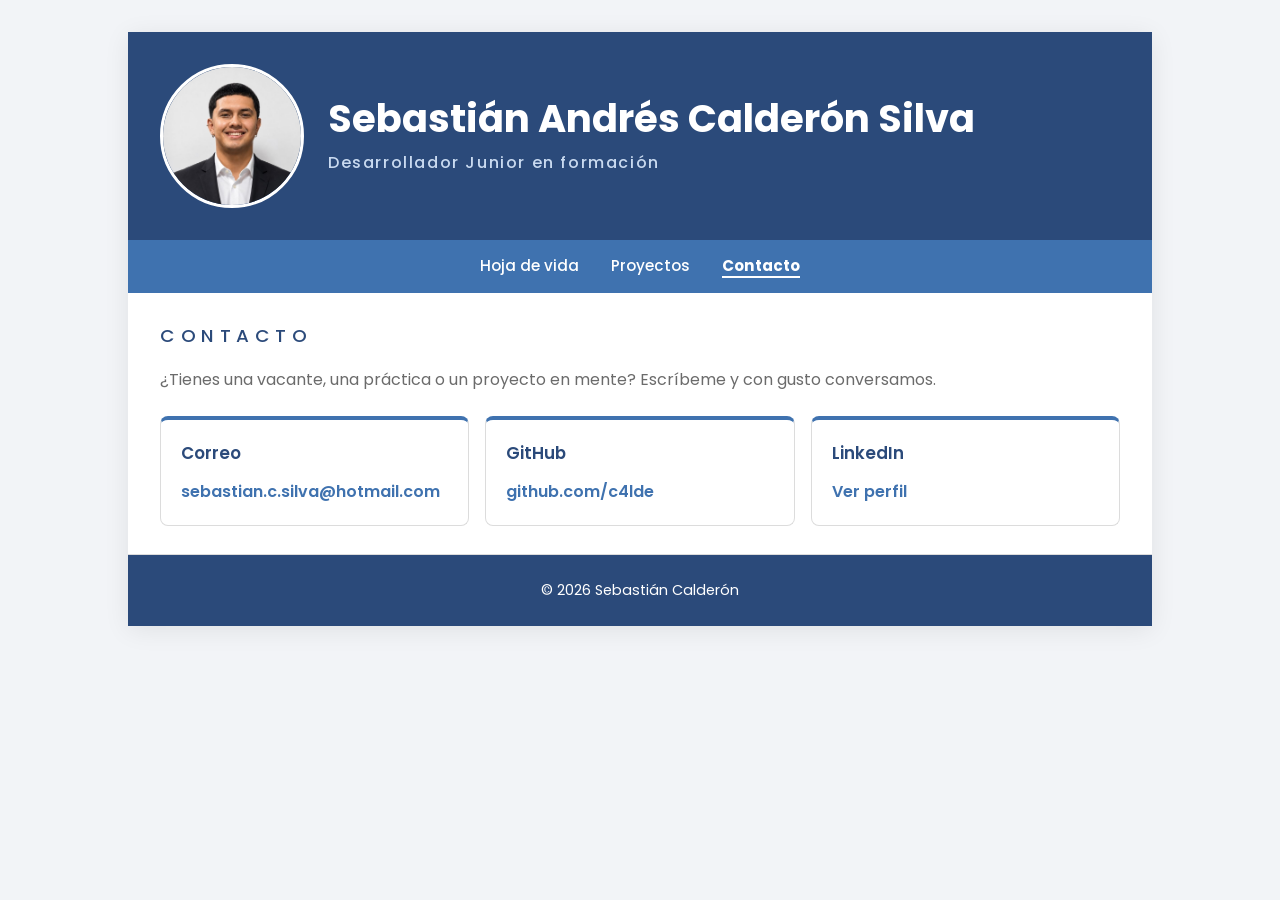
<file: contacto.html>
<!DOCTYPE html>
<html lang="es">
<head>
    <meta charset="UTF-8">
    <!-- R1 -->
    <meta name="viewport" content="width=device-width, initial-scale=1.0">
    <meta name="description" content="Datos de contacto de Sebastián Calderón, desarrollador de software junior en formación.">
    <title>Sebastián Calderón | Contacto</title>

    <link rel="preconnect" href="https://fonts.googleapis.com">
    <link rel="preconnect" href="https://fonts.gstatic.com" crossorigin>
    <link href="https://fonts.googleapis.com/css2?family=Poppins:wght@400;500;600;700&display=swap" rel="stylesheet">

    <link rel="stylesheet" href="styles.css">
</head>
<body>

    <header class="cabecera">
        <img src="img/foto.jpg" alt="Foto de Sebastián Calderón">
        <h1>Sebastián Andrés Calderón Silva</h1>
        <p>Desarrollador Junior en formación</p>
    </header>

    <!-- R8 y R9: menú igual en todas las páginas, con rutas relativas -->
    <nav class="menu">
        <ul>
            <li><a href="index.html">Hoja de vida</a></li>
            <li><a href="proyectos.html">Proyectos</a></li>
            <li><a href="contacto.html" aria-current="page">Contacto</a></li>
        </ul>
    </nav>

    <main class="principal">
        <section id="contacto">
            <h2>Contacto</h2>
            <p class="intro">
                ¿Tienes una vacante, una práctica o un proyecto en mente? Escríbeme y con gusto
                conversamos.
            </p>

            <ul class="rejilla">
                <li class="panel">
                    <h3>Correo</h3>
                    <a class="enlace" href="mailto:sebastian.c.silva@hotmail.com">sebastian.c.silva@hotmail.com</a>
                </li>
                <li class="panel">
                    <h3>GitHub</h3>
                    <!-- R10 -->
                    <a class="enlace" href="https://github.com/c4lde" target="_blank" rel="noopener">github.com/c4lde</a>
                </li>
                <li class="panel">
                    <h3>LinkedIn</h3>
                    <a class="enlace" href="https://www.linkedin.com/in/sebasti%C3%A1n-c-8902a3127/" target="_blank" rel="noopener">Ver perfil</a>
                </li>
            </ul>
        </section>
    </main>

    <footer class="pie">
        <p>&copy; 2026 Sebastián Calderón</p>
    </footer>

</body>
</html>
</file>
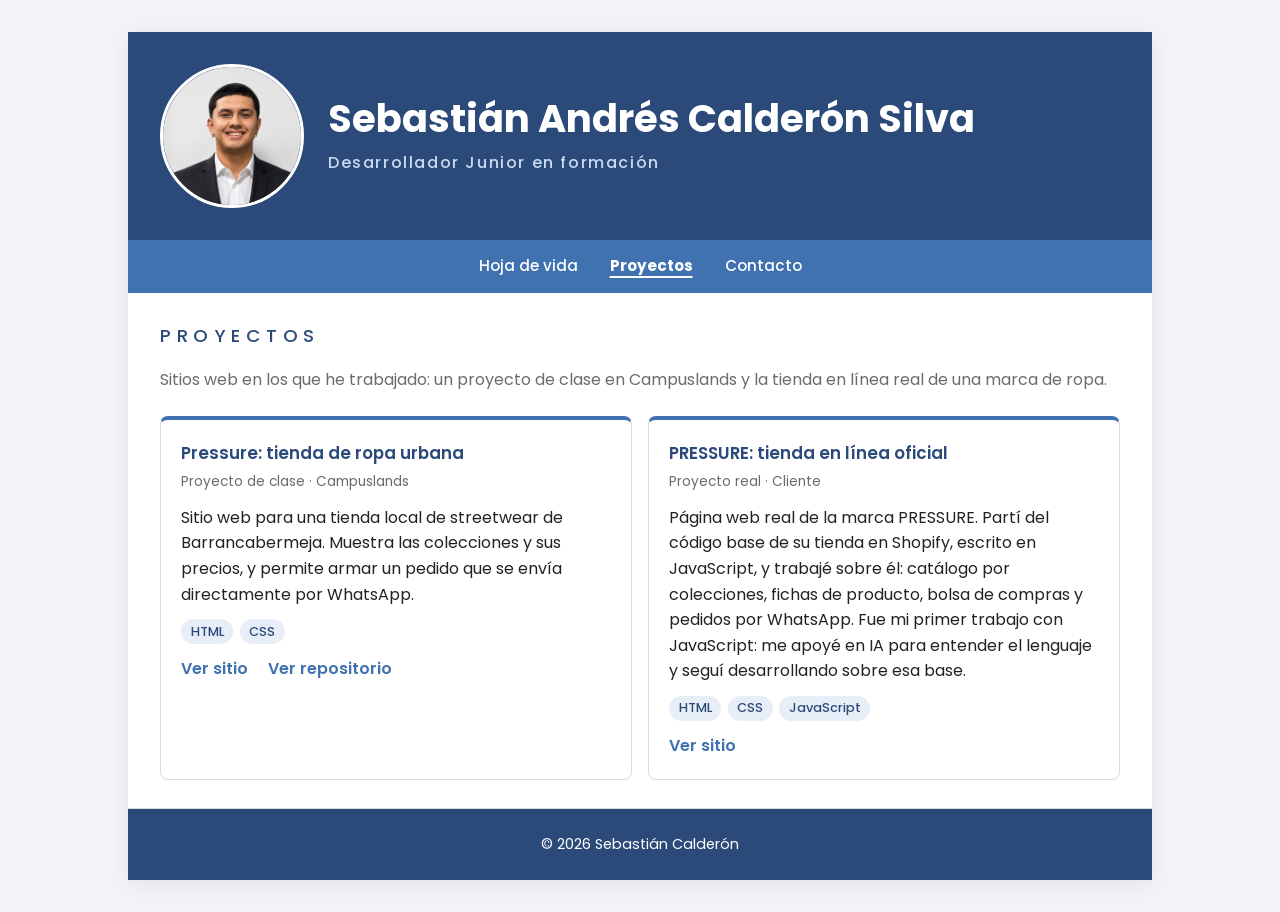
<file: proyectos.html>
<!DOCTYPE html>
<html lang="es">
<head>
    <meta charset="UTF-8">
    <!-- R1 -->
    <meta name="viewport" content="width=device-width, initial-scale=1.0">
    <meta name="description" content="Proyectos de Sebastián Calderón, desarrollador de software junior en formación.">
    <title>Sebastián Calderón | Proyectos</title>

    <link rel="preconnect" href="https://fonts.googleapis.com">
    <link rel="preconnect" href="https://fonts.gstatic.com" crossorigin>
    <link href="https://fonts.googleapis.com/css2?family=Poppins:wght@400;500;600;700&display=swap" rel="stylesheet">

    <link rel="stylesheet" href="styles.css">
</head>
<body>

    <header class="cabecera">
        <img src="img/foto.jpg" alt="Foto de Sebastián Calderón">
        <h1>Sebastián Andrés Calderón Silva</h1>
        <p>Desarrollador Junior en formación</p>
    </header>

    <!-- R8 y R9: menú igual en todas las páginas, con rutas relativas -->
    <nav class="menu">
        <ul>
            <li><a href="index.html">Hoja de vida</a></li>
            <li><a href="proyectos.html" aria-current="page">Proyectos</a></li>
            <li><a href="contacto.html">Contacto</a></li>
        </ul>
    </nav>

    <main class="principal">
        <section id="proyectos">
            <h2>Proyectos</h2>
            <p class="intro">
                Sitios web en los que he trabajado: un proyecto de clase en Campuslands y la
                tienda en línea real de una marca de ropa.
            </p>

            <div class="rejilla">
                <article class="panel">
                    <h3>Pressure: tienda de ropa urbana</h3>
                    <p class="tipo">Proyecto de clase · Campuslands</p>
                    <p>
                        Sitio web para una tienda local de streetwear de Barrancabermeja. Muestra
                        las colecciones y sus precios, y permite armar un pedido que se envía
                        directamente por WhatsApp.
                    </p>
                    <ul class="etiquetas">
                        <li>HTML</li>
                        <li>CSS</li>
                    </ul>
                    <p class="enlaces">
                        <!-- R9: ruta relativa a la carpeta del proyecto -->
                        <a class="enlace" href="pressure-html/index.html">Ver sitio</a>
                        <!-- R10 -->
                        <a class="enlace" href="https://github.com/c4lde/Pressure-HTML" target="_blank" rel="noopener">Ver repositorio</a>
                    </p>
                </article>

                <article class="panel">
                    <h3>PRESSURE: tienda en línea oficial</h3>
                    <p class="tipo">Proyecto real · Cliente</p>
                    <p>
                        Página web real de la marca PRESSURE. Partí del código base de su tienda en
                        Shopify, escrito en JavaScript, y trabajé sobre él: catálogo por colecciones,
                        fichas de producto, bolsa de compras y pedidos por WhatsApp. Fue mi primer
                        trabajo con JavaScript: me apoyé en IA para entender el lenguaje y seguí
                        desarrollando sobre esa base.
                    </p>
                    <ul class="etiquetas">
                        <li>HTML</li>
                        <li>CSS</li>
                        <li>JavaScript</li>
                    </ul>
                    <p class="enlaces">
                        <a class="enlace" href="pressure-web/index.html">Ver sitio</a>
                    </p>
                </article>
            </div>
        </section>
    </main>

    <footer class="pie">
        <p>&copy; 2026 Sebastián Calderón</p>
    </footer>

</body>
</html>
</file>
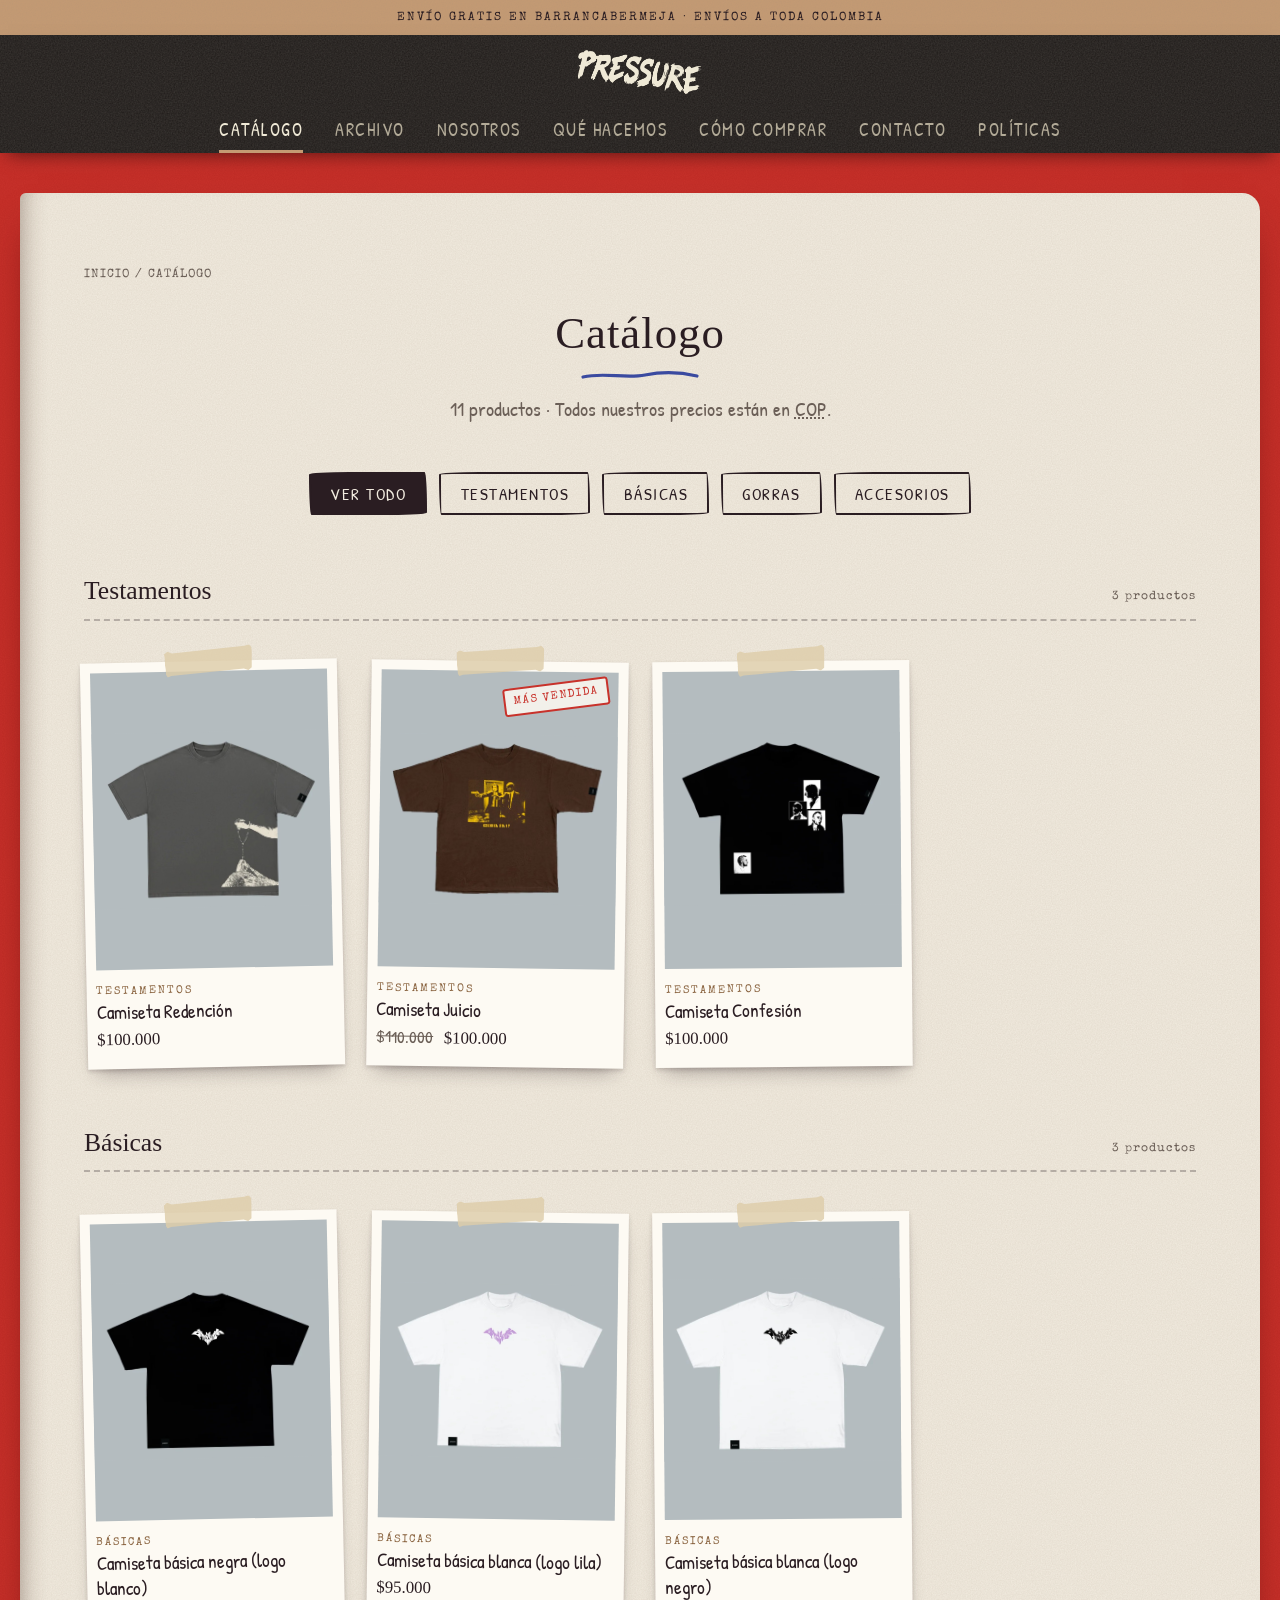
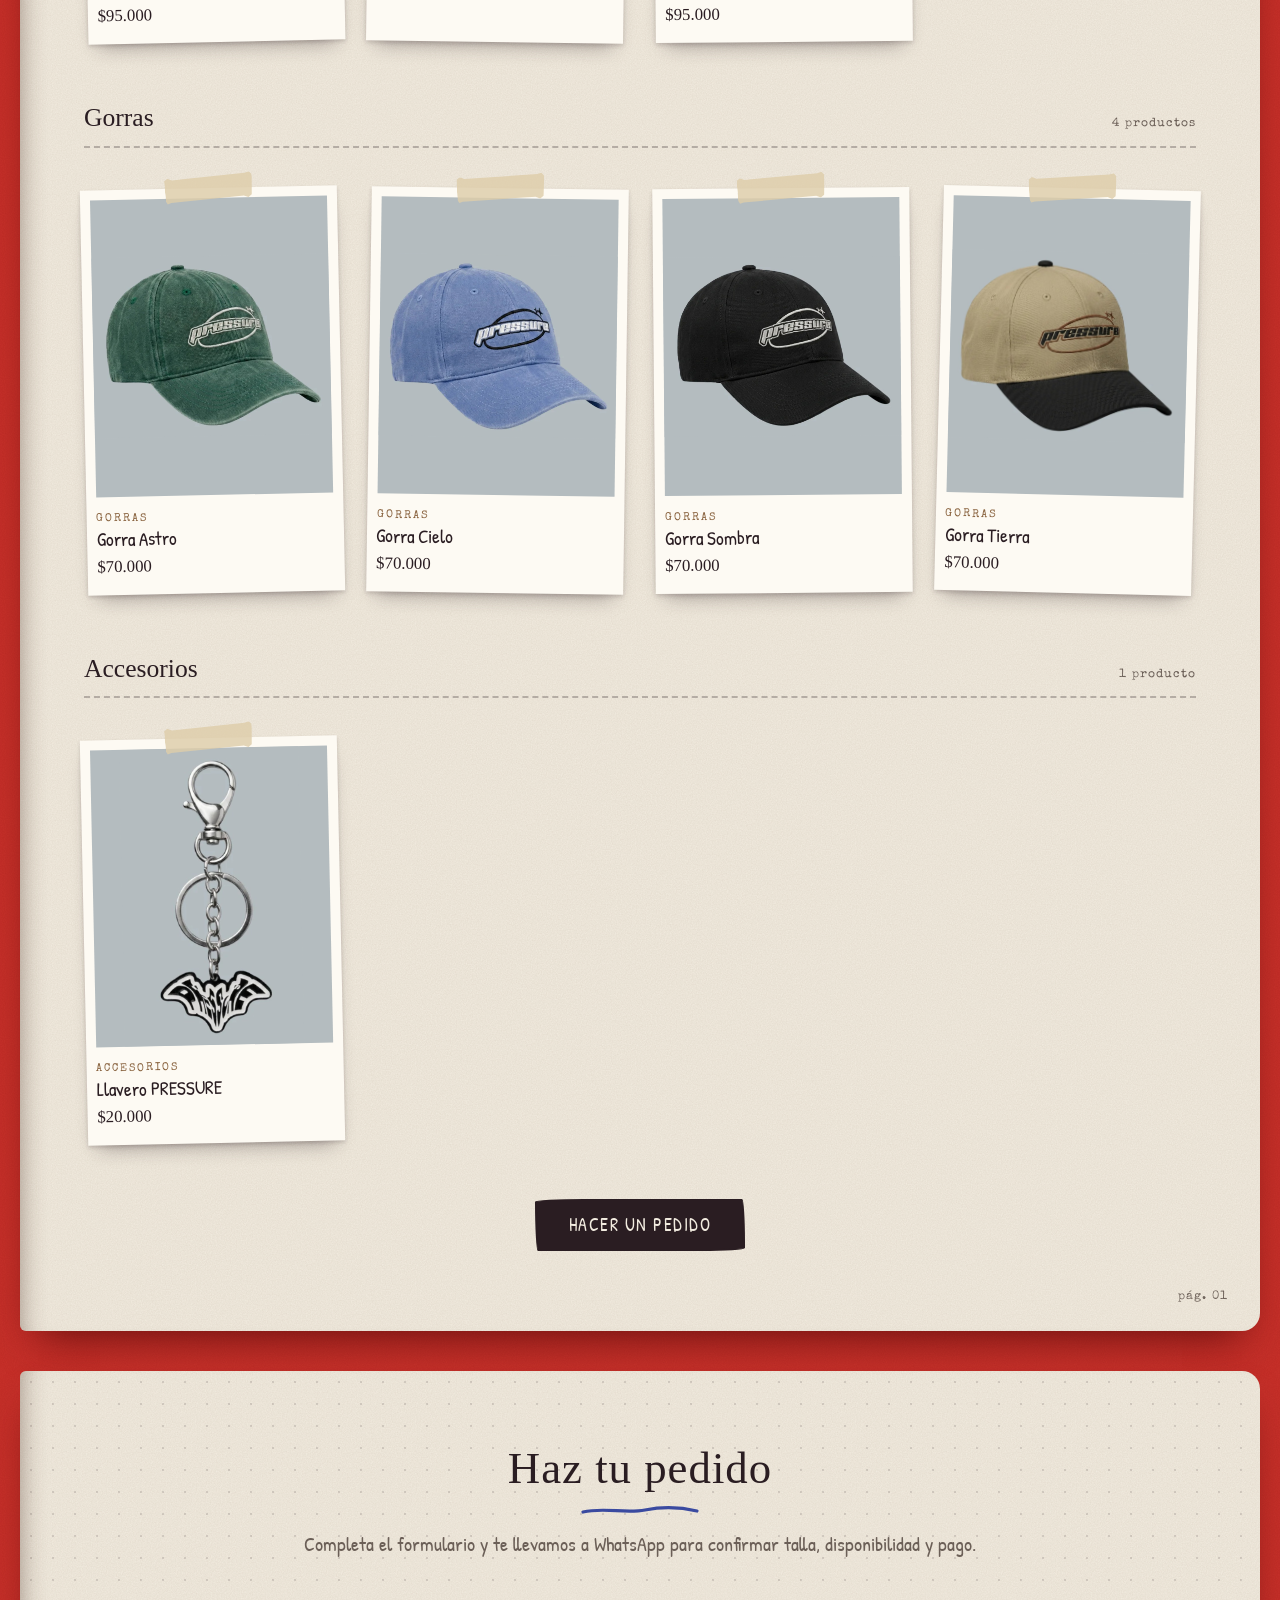
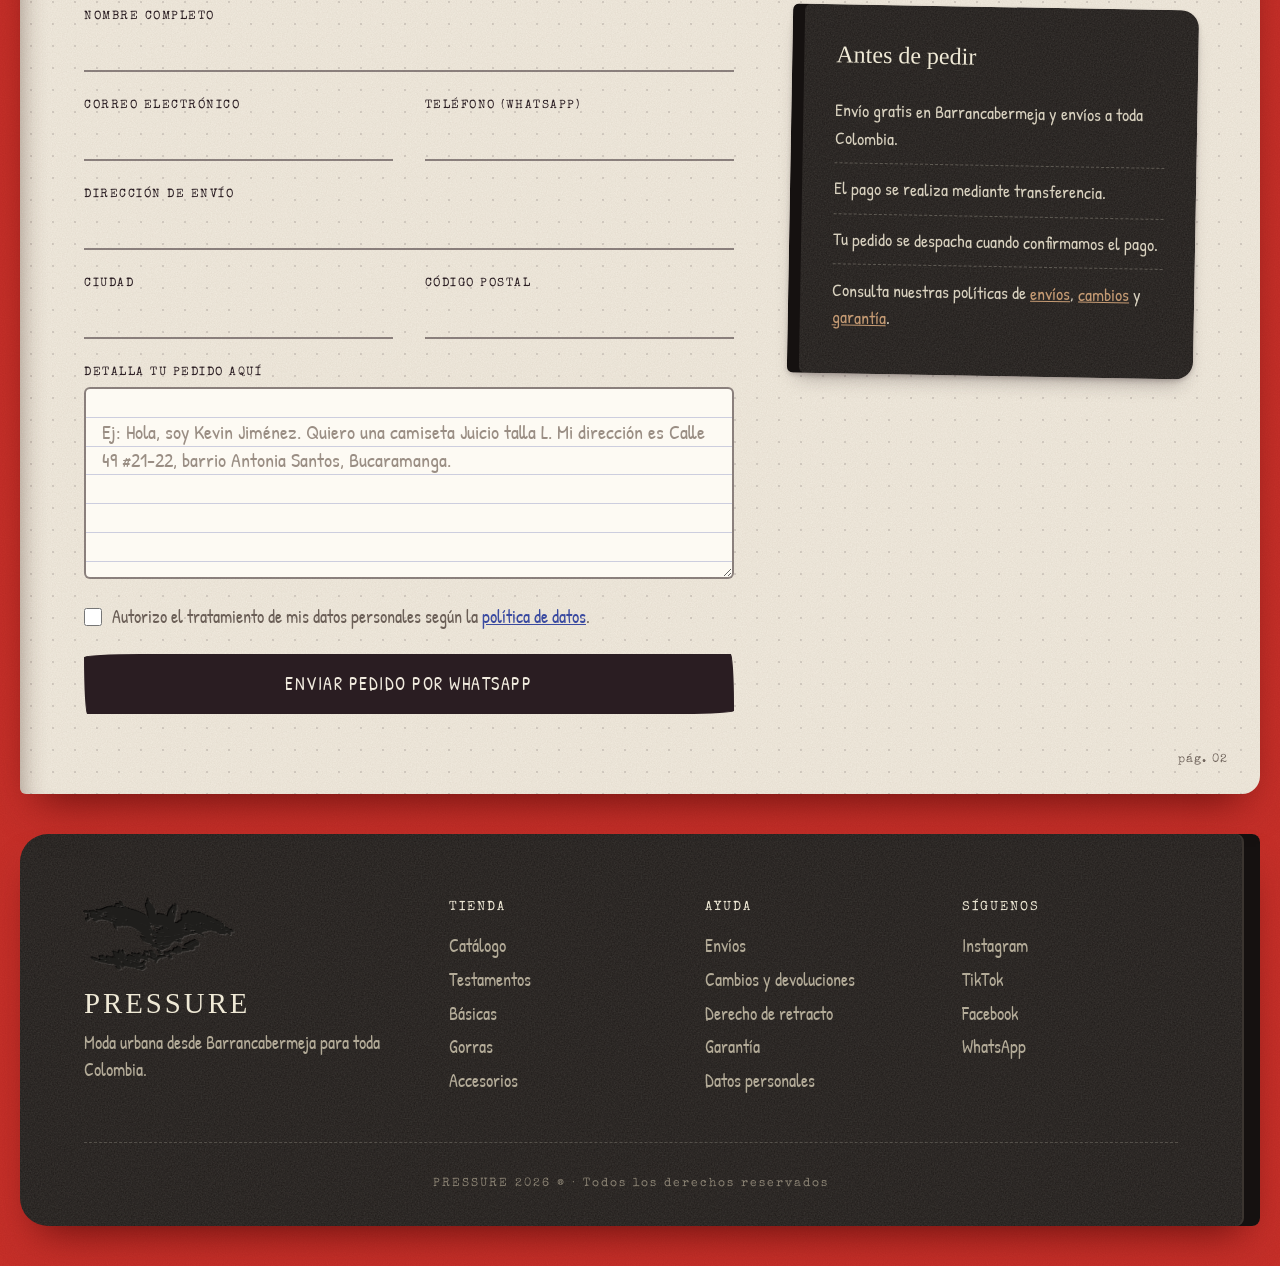
<file: pressure-html/Catalogo.html>
<!DOCTYPE html>
<html lang="es">
<head>
    <meta charset="UTF-8">
    <meta name="viewport" content="width=device-width, initial-scale=1.0">
    <title>Catálogo y Pedidos | Pressure</title>
    <meta name="description" content="Catálogo completo de prendas y formulario de pedidos de la tienda Pressure.">
    <link rel="icon" type="image/png" href="Imagenes/Archivo/murcielago-boceto.png">
    <link rel="preconnect" href="https://fonts.googleapis.com">
    <link rel="preconnect" href="https://fonts.gstatic.com" crossorigin>
    <link rel="stylesheet" href="https://fonts.googleapis.com/css2?family=Patrick+Hand&family=Permanent+Marker&family=Special+Elite&display=swap">
    <link rel="stylesheet" href="CSS/style.css">
</head>
<body>

    <aside>Envío gratis en Barrancabermeja · Envíos a toda Colombia</aside>

    <header>
        <h1><a href="index.html"><img src="Imagenes/Archivo/lettering-pressure.png" alt="Pressure" width="488" height="172"></a></h1>
        <nav aria-label="Principal">
            <a href="Catalogo.html" aria-current="page">Catálogo</a>
            <a href="index.html#archivo">Archivo</a>
            <a href="index.html#nosotros">Nosotros</a>
            <a href="index.html#que-hacemos">Qué hacemos</a>
            <a href="index.html#como-comprar">Cómo comprar</a>
            <a href="index.html#contacto">Contacto</a>
            <a href="Politicas.html">Políticas</a>
        </nav>
    </header>

    <main>
        <section id="catalogo" class="catalogo">
            <p class="migas"><a href="index.html">Inicio</a> / Catálogo</p>
            <h2>Catálogo</h2>
            <p class="subtitulo">11 productos · Todos nuestros precios están en <abbr title="Pesos colombianos">COP</abbr>.</p>

            <nav class="filtros" aria-label="Categorías">
                <a class="filtro" href="#catalogo">Ver todo</a>
                <a class="filtro" href="#testamentos">Testamentos</a>
                <a class="filtro" href="#basicas">Básicas</a>
                <a class="filtro" href="#gorras">Gorras</a>
                <a class="filtro" href="#accesorios">Accesorios</a>
            </nav>

            <section id="testamentos" class="categoria">
                <h3 class="categoria__titulo">Testamentos <span>3 productos</span></h3>
                <div class="grilla-productos">
                    <article class="tarjeta-prenda">
                        <div class="tarjeta-prenda__marco">
                            <img class="tarjeta-prenda__imagen" src="Imagenes/Camiseta Redencion.jpg" alt="Camiseta Redención" width="972" height="715" loading="lazy">
                        </div>
                        <p class="tarjeta-prenda__coleccion">Testamentos</p>
                        <h4 class="tarjeta-prenda__titulo">Camiseta Redención</h4>
                        <p class="tarjeta-prenda__precio"><strong>$100.000</strong></p>
                    </article>
                    <article class="tarjeta-prenda">
                        <div class="tarjeta-prenda__marco">
                            <img class="tarjeta-prenda__imagen" src="Imagenes/Camiseta Juicio.jpg" alt="Camiseta Juicio, fit oversize con estampado serigráfico en frente y espalda" width="966" height="685" loading="lazy">
                            <span class="tarjeta-prenda__etiqueta">Más vendida</span>
                        </div>
                        <p class="tarjeta-prenda__coleccion">Testamentos</p>
                        <h4 class="tarjeta-prenda__titulo">Camiseta Juicio</h4>
                        <p class="tarjeta-prenda__precio"><s>$110.000</s> <strong>$100.000</strong></p>
                    </article>
                    <article class="tarjeta-prenda">
                        <div class="tarjeta-prenda__marco">
                            <img class="tarjeta-prenda__imagen" src="Imagenes/Camiseta Confesion.jpg" alt="Camiseta Confesión" width="1020" height="739" loading="lazy">
                        </div>
                        <p class="tarjeta-prenda__coleccion">Testamentos</p>
                        <h4 class="tarjeta-prenda__titulo">Camiseta Confesión</h4>
                        <p class="tarjeta-prenda__precio"><strong>$100.000</strong></p>
                    </article>
                </div>
            </section>

            <section id="basicas" class="categoria">
                <h3 class="categoria__titulo">Básicas <span>3 productos</span></h3>
                <div class="grilla-productos">
                    <article class="tarjeta-prenda">
                        <div class="tarjeta-prenda__marco">
                            <img class="tarjeta-prenda__imagen" src="Imagenes/Camiseta basica negra (logo blanco).jpg" alt="Camiseta básica negra con logo blanco" width="1047" height="775" loading="lazy">
                        </div>
                        <p class="tarjeta-prenda__coleccion">Básicas</p>
                        <h4 class="tarjeta-prenda__titulo">Camiseta básica negra (logo blanco)</h4>
                        <p class="tarjeta-prenda__precio"><strong>$95.000</strong></p>
                    </article>
                    <article class="tarjeta-prenda">
                        <div class="tarjeta-prenda__marco">
                            <img class="tarjeta-prenda__imagen" src="Imagenes/Camiseta basica blanca (logo lila).jpg" alt="Camiseta básica blanca con logo lila" width="1035" height="754" loading="lazy">
                        </div>
                        <p class="tarjeta-prenda__coleccion">Básicas</p>
                        <h4 class="tarjeta-prenda__titulo">Camiseta básica blanca (logo lila)</h4>
                        <p class="tarjeta-prenda__precio"><strong>$95.000</strong></p>
                    </article>
                    <article class="tarjeta-prenda">
                        <div class="tarjeta-prenda__marco">
                            <img class="tarjeta-prenda__imagen" src="Imagenes/Camiseta basica blanca (logo negro).jpg" alt="Camiseta básica blanca con logo negro" width="1017" height="778" loading="lazy">
                        </div>
                        <p class="tarjeta-prenda__coleccion">Básicas</p>
                        <h4 class="tarjeta-prenda__titulo">Camiseta básica blanca (logo negro)</h4>
                        <p class="tarjeta-prenda__precio"><strong>$95.000</strong></p>
                    </article>
                </div>
            </section>

            <section id="gorras" class="categoria">
                <h3 class="categoria__titulo">Gorras <span>4 productos</span></h3>
                <div class="grilla-productos">
                    <article class="tarjeta-prenda">
                        <div class="tarjeta-prenda__marco">
                            <img class="tarjeta-prenda__imagen" src="Imagenes/Gorra Astro.jpg" alt="Gorra Astro" width="943" height="712" loading="lazy">
                        </div>
                        <p class="tarjeta-prenda__coleccion">Gorras</p>
                        <h4 class="tarjeta-prenda__titulo">Gorra Astro</h4>
                        <p class="tarjeta-prenda__precio"><strong>$70.000</strong></p>
                    </article>
                    <article class="tarjeta-prenda">
                        <div class="tarjeta-prenda__marco">
                            <img class="tarjeta-prenda__imagen" src="Imagenes/Gorra Cielo.jpg" alt="Gorra Cielo" width="921" height="703" loading="lazy">
                        </div>
                        <p class="tarjeta-prenda__coleccion">Gorras</p>
                        <h4 class="tarjeta-prenda__titulo">Gorra Cielo</h4>
                        <p class="tarjeta-prenda__precio"><strong>$70.000</strong></p>
                    </article>
                    <article class="tarjeta-prenda">
                        <div class="tarjeta-prenda__marco">
                            <img class="tarjeta-prenda__imagen" src="Imagenes/Gorra Sombra.jpg" alt="Gorra Sombra" width="948" height="712" loading="lazy">
                        </div>
                        <p class="tarjeta-prenda__coleccion">Gorras</p>
                        <h4 class="tarjeta-prenda__titulo">Gorra Sombra</h4>
                        <p class="tarjeta-prenda__precio"><strong>$70.000</strong></p>
                    </article>
                    <article class="tarjeta-prenda">
                        <div class="tarjeta-prenda__marco">
                            <img class="tarjeta-prenda__imagen" src="Imagenes/Gorra Tierra.jpg" alt="Gorra Tierra" width="949" height="751" loading="lazy">
                        </div>
                        <p class="tarjeta-prenda__coleccion">Gorras</p>
                        <h4 class="tarjeta-prenda__titulo">Gorra Tierra</h4>
                        <p class="tarjeta-prenda__precio"><strong>$70.000</strong></p>
                    </article>
                </div>
            </section>

            <section id="accesorios" class="categoria">
                <h3 class="categoria__titulo">Accesorios <span>1 producto</span></h3>
                <div class="grilla-productos">
                    <article class="tarjeta-prenda">
                        <div class="tarjeta-prenda__marco">
                            <img class="tarjeta-prenda__imagen" src="Imagenes/Llavero.jpg" alt="Llavero PRESSURE con dije de murciélago" width="532" height="885" loading="lazy">
                        </div>
                        <p class="tarjeta-prenda__coleccion">Accesorios</p>
                        <h4 class="tarjeta-prenda__titulo">Llavero PRESSURE</h4>
                        <p class="tarjeta-prenda__precio"><strong>$20.000</strong></p>
                    </article>
                </div>
            </section>
            <p class="centrado"><a class="boton" href="#hacer-pedido">Hacer un pedido</a></p>
        </section>

        <section id="hacer-pedido">
            <h2>Haz tu pedido</h2>
            <p class="subtitulo">Completa el formulario y te llevamos a WhatsApp para confirmar talla, disponibilidad y pago.</p>
            <div class="pedido">
                <form action="https://wa.me/573133139364" method="get" target="_blank">

                    <div class="campo--completo">
                        <label for="nombre">Nombre completo</label>
                        <input type="text" id="nombre" name="nombre" autocomplete="name" required>
                    </div>

                    <div>
                        <label for="correo">Correo electrónico</label>
                        <input type="email" id="correo" name="correo" autocomplete="email" required>
                    </div>

                    <div>
                        <label for="telefono">Teléfono (WhatsApp)</label>
                        <input type="tel" id="telefono" name="telefono" autocomplete="tel" required>
                    </div>

                    <div class="campo--completo">
                        <label for="direccion">Dirección de envío</label>
                        <input type="text" id="direccion" name="direccion" autocomplete="street-address" required>
                    </div>

                    <div>
                        <label for="ciudad">Ciudad</label>
                        <input type="text" id="ciudad" name="ciudad" autocomplete="address-level2" required>
                    </div>

                    <div>
                        <label for="postal">Código postal</label>
                        <input type="text" id="postal" name="postal" autocomplete="postal-code" required>
                    </div>

                    <div class="campo--completo">
                        <label for="mensaje">Detalla tu pedido aquí</label>
                        <textarea id="mensaje" name="text" rows="5" required placeholder="Ej: Hola, soy Kevin Jiménez. Quiero una camiseta Juicio talla L. Mi dirección es Calle 49 #21-22, barrio Antonia Santos, Bucaramanga."></textarea>
                    </div>

                    <div class="campo--completo campo--casilla">
                        <input type="checkbox" id="acepto" required>
                        <label for="acepto">Autorizo el tratamiento de mis datos personales según la <a href="Politicas.html#datos" target="_blank">política de datos</a>.</label>
                    </div>

                    <div class="campo--completo">
                        <button type="submit">Enviar pedido por WhatsApp</button>
                    </div>

                </form>

                <div class="pedido__info">
                    <h3>Antes de pedir</h3>
                    <ul>
                        <li>Envío gratis en Barrancabermeja y envíos a toda Colombia.</li>
                        <li>El pago se realiza mediante transferencia.</li>
                        <li>Tu pedido se despacha cuando confirmamos el pago.</li>
                        <li>Consulta nuestras políticas de <a href="Politicas.html#envios">envíos</a>, <a href="Politicas.html#cambios">cambios</a> y <a href="Politicas.html#garantia">garantía</a>.</li>
                    </ul>
                </div>
            </div>
        </section>
    </main>

    <footer>
        <div class="footer__columnas">
            <div>
                <img class="footer__murcielago" src="Imagenes/Archivo/murcielago-marca.png" alt="" width="354" height="171" loading="lazy">
                <p class="footer__logo">PRESSURE</p>
                <p>Moda urbana desde Barrancabermeja para toda Colombia.</p>
            </div>
            <div>
                <h3>Tienda</h3>
                <ul>
                    <li><a href="Catalogo.html">Catálogo</a></li>
                    <li><a href="Catalogo.html#testamentos">Testamentos</a></li>
                    <li><a href="Catalogo.html#basicas">Básicas</a></li>
                    <li><a href="Catalogo.html#gorras">Gorras</a></li>
                    <li><a href="Catalogo.html#accesorios">Accesorios</a></li>
                </ul>
            </div>
            <div>
                <h3>Ayuda</h3>
                <ul>
                    <li><a href="Politicas.html#envios">Envíos</a></li>
                    <li><a href="Politicas.html#cambios">Cambios y devoluciones</a></li>
                    <li><a href="Politicas.html#retracto">Derecho de retracto</a></li>
                    <li><a href="Politicas.html#garantia">Garantía</a></li>
                    <li><a href="Politicas.html#datos">Datos personales</a></li>
                </ul>
            </div>
            <div>
                <h3>Síguenos</h3>
                <ul>
                    <li><a href="https://instagram.com/lapressure__" target="_blank" rel="noopener">Instagram</a></li>
                    <li><a href="https://tiktok.com/@lapressure__" target="_blank" rel="noopener">TikTok</a></li>
                    <li><a href="https://www.facebook.com/profile.php?id=61574956738637" target="_blank" rel="noopener">Facebook</a></li>
                    <li><a href="https://wa.me/573133139364" target="_blank" rel="noopener">WhatsApp</a></li>
                </ul>
            </div>
        </div>
        <p class="footer__legal">PRESSURE 2026 ® · Todos los derechos reservados</p>
    </footer>

</body>
</html>
</file>
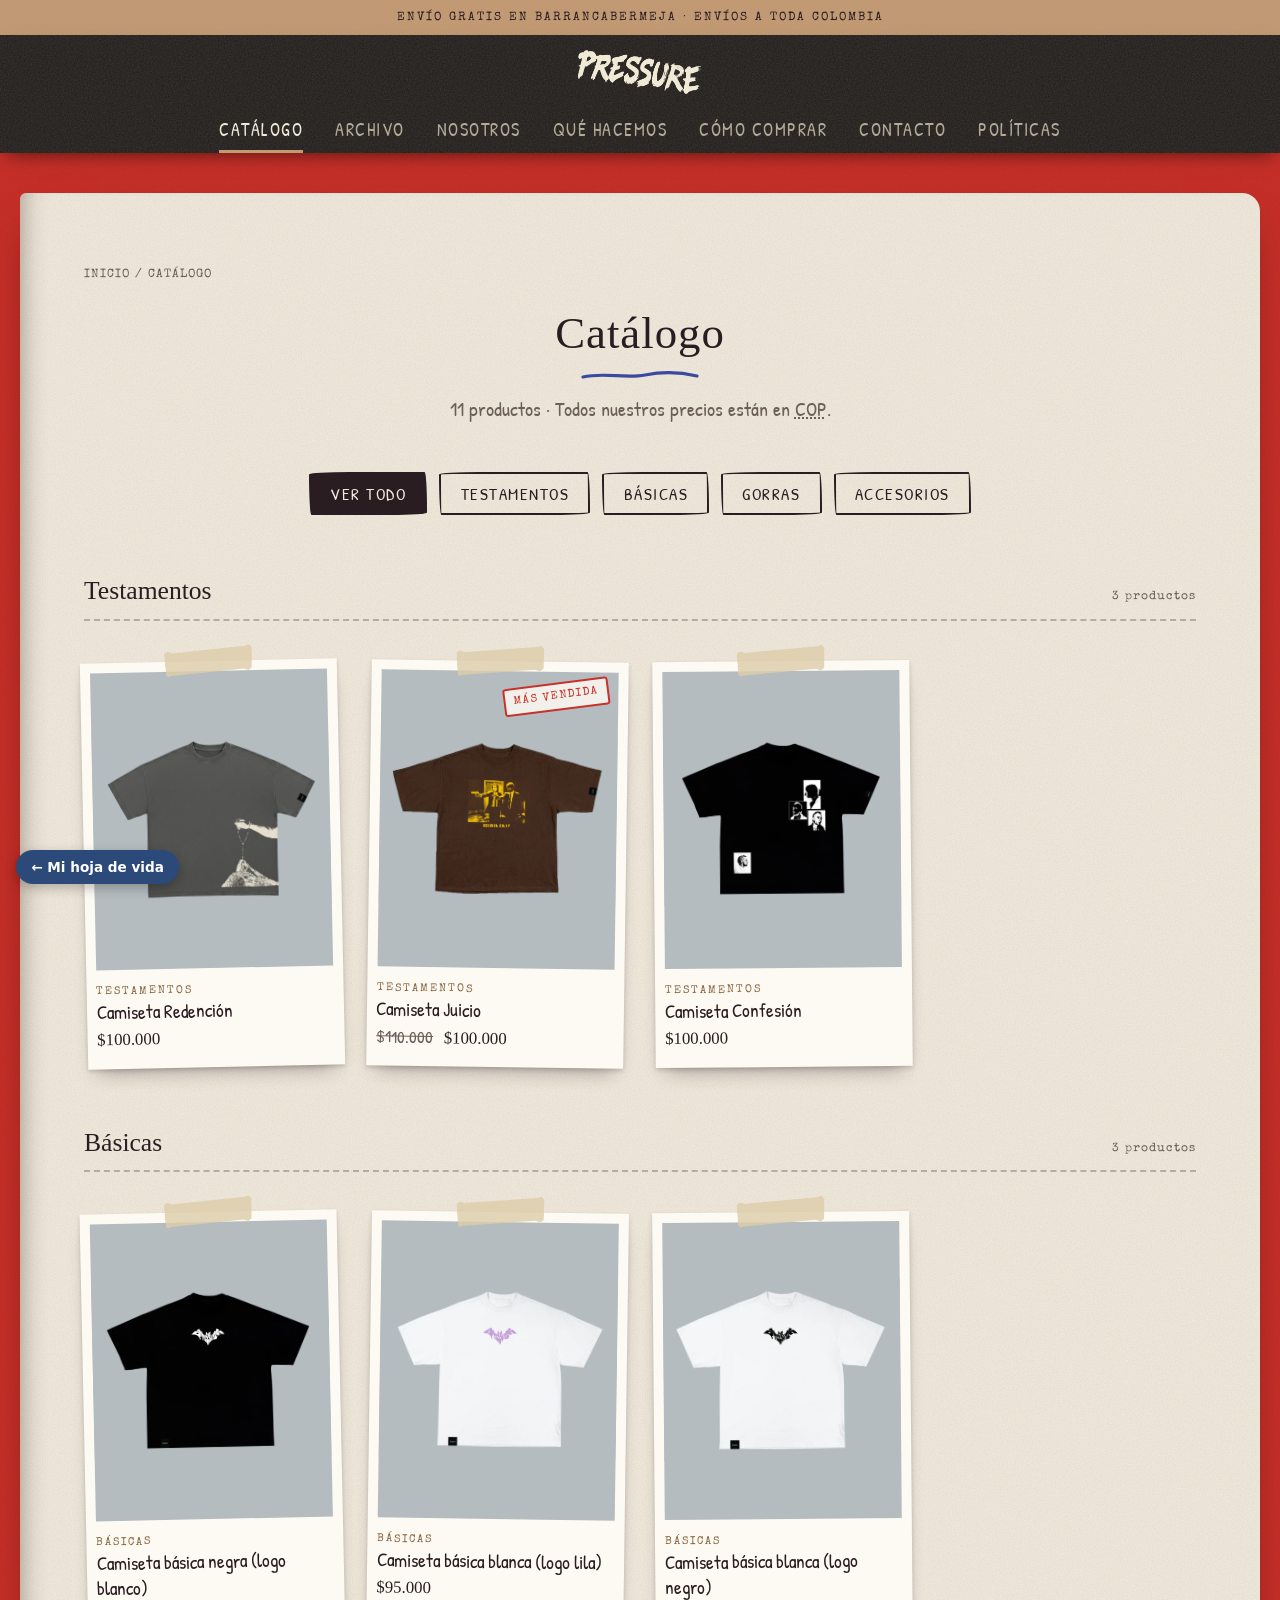
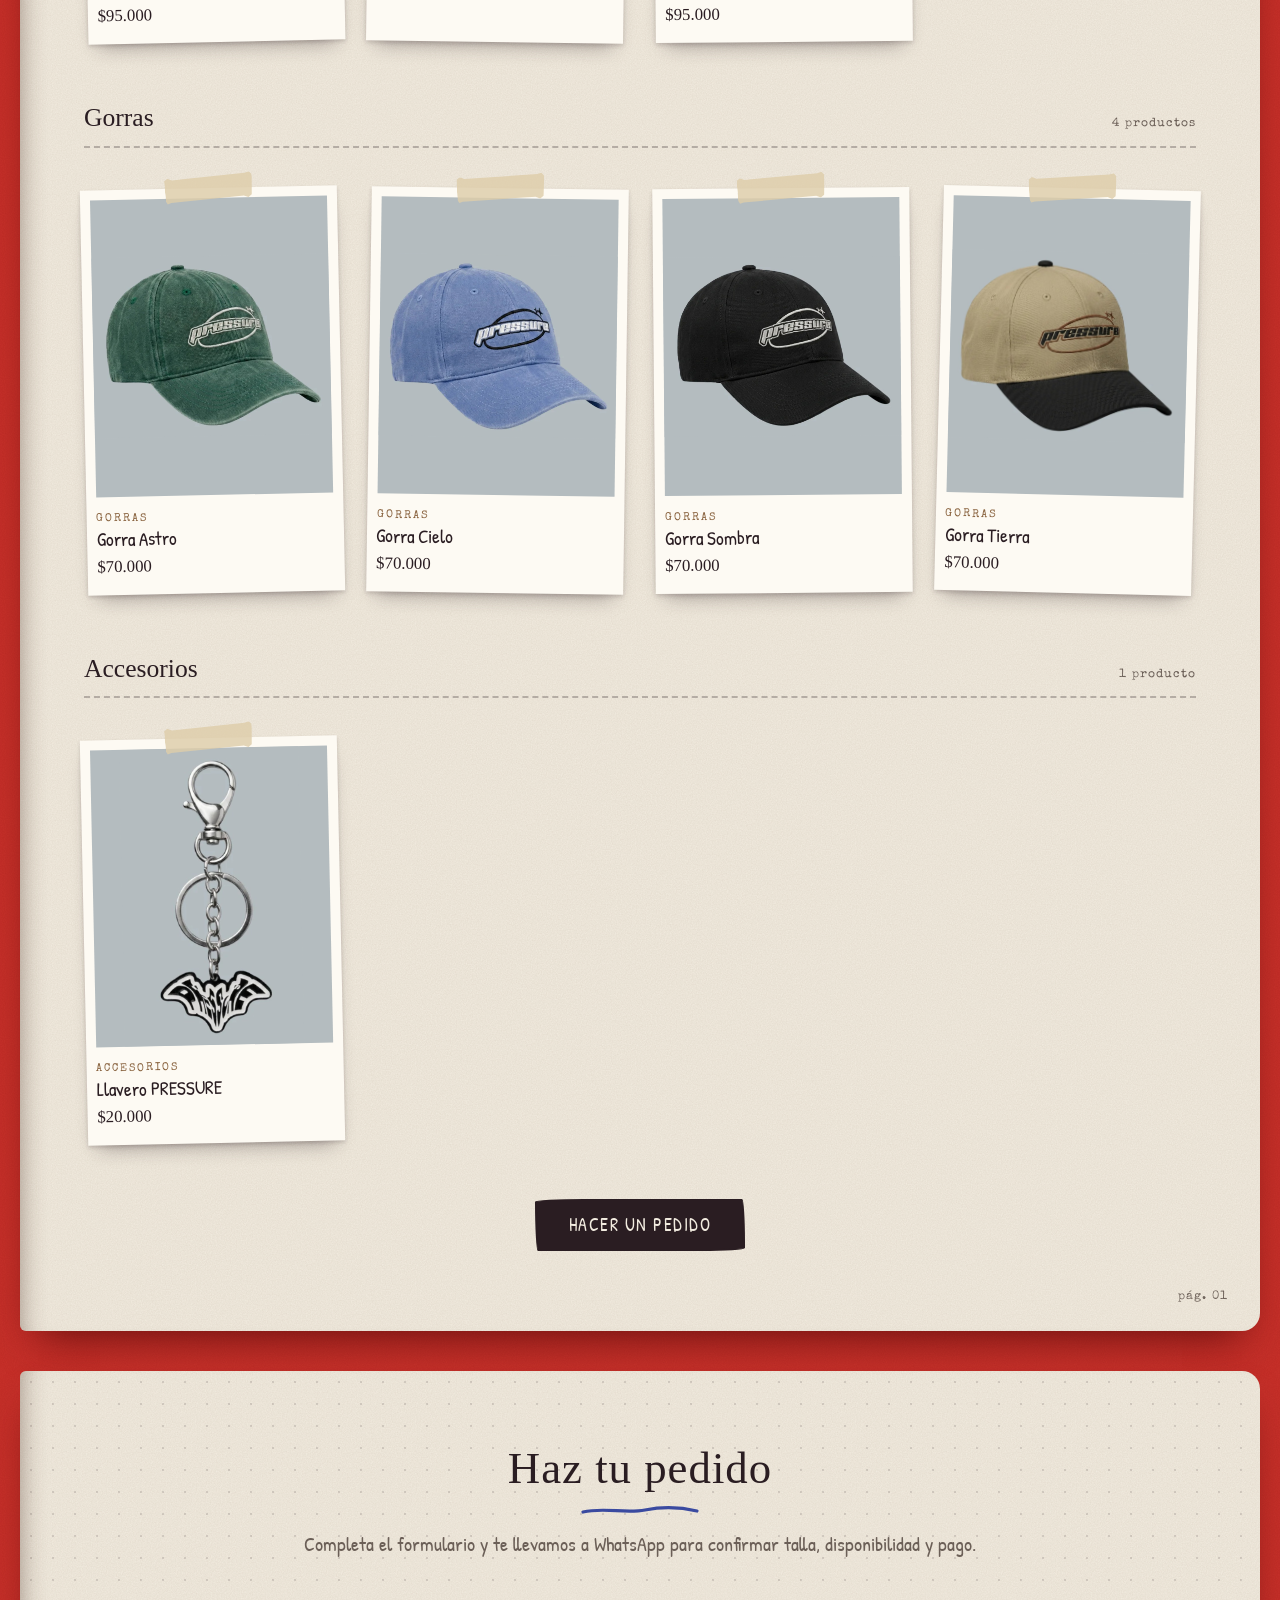
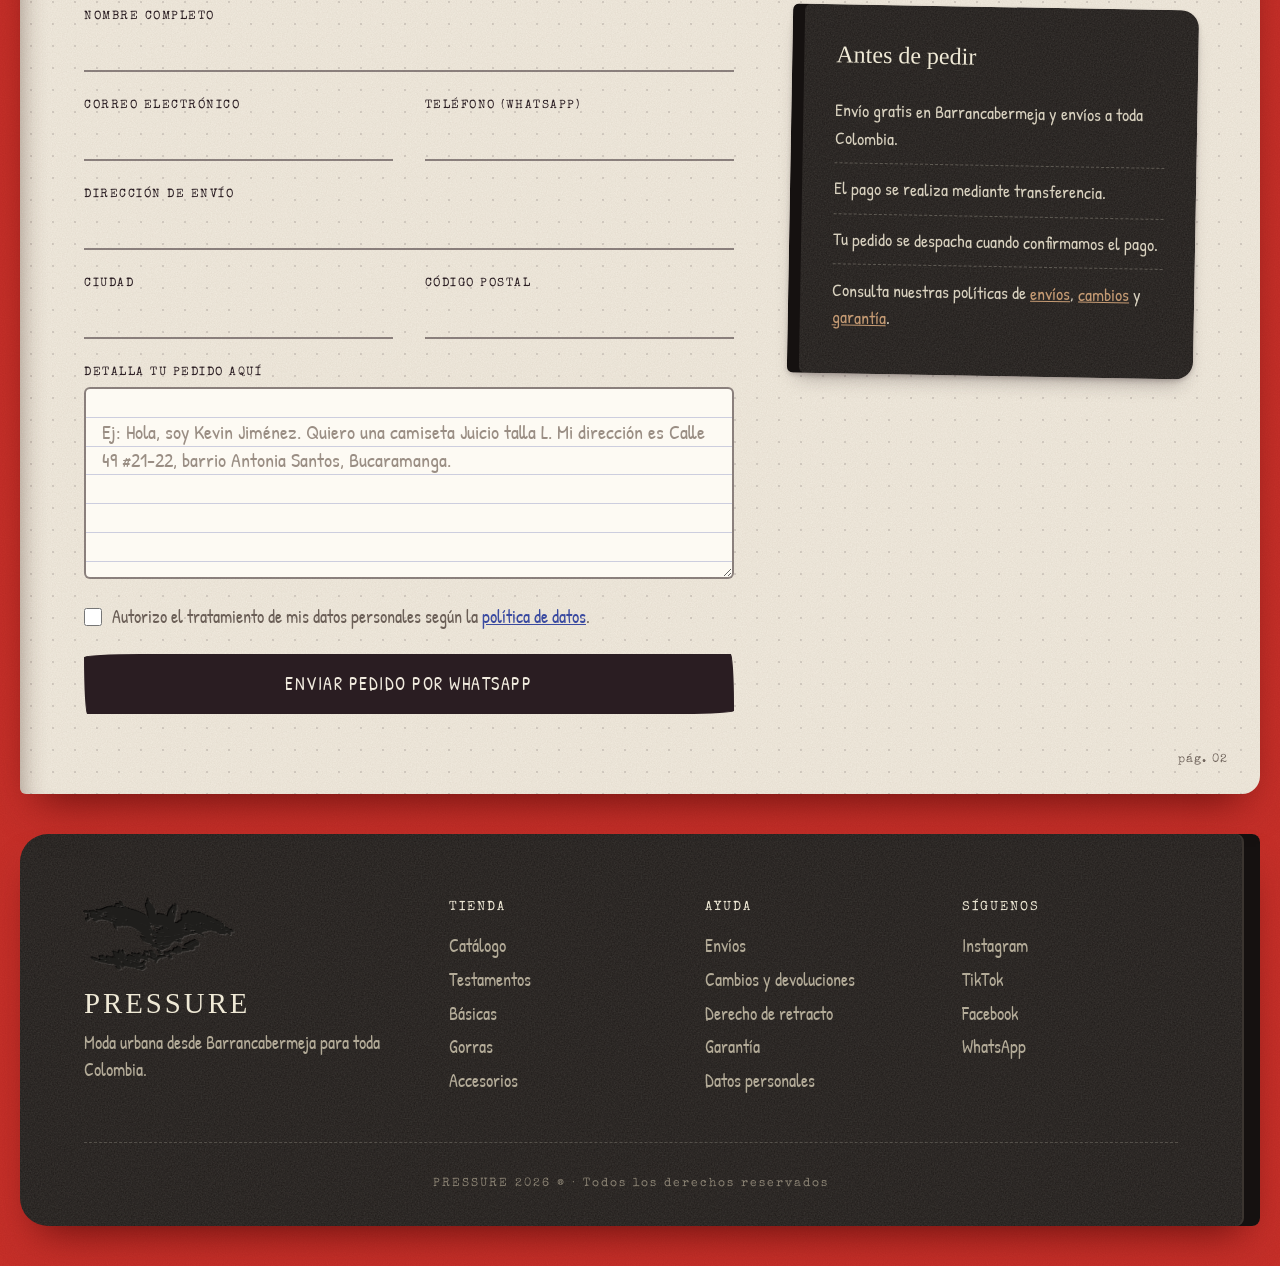
<file: pressure-html/catalogo.html>
<!DOCTYPE html>
<html lang="es">
<head>
    <meta charset="UTF-8">
    <meta name="viewport" content="width=device-width, initial-scale=1.0">
    <title>Catálogo y Pedidos | Pressure</title>
    <meta name="description" content="Catálogo completo de prendas y formulario de pedidos de la tienda Pressure.">
    <link rel="icon" type="image/png" href="imagenes/archivo/murcielago-boceto.png">
    <link rel="preconnect" href="https://fonts.googleapis.com">
    <link rel="preconnect" href="https://fonts.gstatic.com" crossorigin>
    <link rel="stylesheet" href="https://fonts.googleapis.com/css2?family=Patrick+Hand&family=Permanent+Marker&family=Special+Elite&display=swap">
    <link rel="stylesheet" href="css/style.css">
</head>
<body>
    <!-- R8: volver a la hoja de vida -->
    <a class="volver-cv" href="../index.html">&larr; Mi hoja de vida</a>


    <aside>Envío gratis en Barrancabermeja · Envíos a toda Colombia</aside>

    <header>
        <h1><a href="index.html"><img src="imagenes/archivo/lettering-pressure.png" alt="Pressure" width="488" height="172"></a></h1>
        <nav aria-label="Principal">
            <a href="catalogo.html" aria-current="page">Catálogo</a>
            <a href="index.html#archivo">Archivo</a>
            <a href="index.html#nosotros">Nosotros</a>
            <a href="index.html#que-hacemos">Qué hacemos</a>
            <a href="index.html#como-comprar">Cómo comprar</a>
            <a href="index.html#contacto">Contacto</a>
            <a href="politicas.html">Políticas</a>
        </nav>
    </header>

    <main>
        <section id="catalogo" class="catalogo">
            <p class="migas"><a href="index.html">Inicio</a> / Catálogo</p>
            <h2>Catálogo</h2>
            <p class="subtitulo">11 productos · Todos nuestros precios están en <abbr title="Pesos colombianos">COP</abbr>.</p>

            <nav class="filtros" aria-label="Categorías">
                <a class="filtro" href="#catalogo">Ver todo</a>
                <a class="filtro" href="#testamentos">Testamentos</a>
                <a class="filtro" href="#basicas">Básicas</a>
                <a class="filtro" href="#gorras">Gorras</a>
                <a class="filtro" href="#accesorios">Accesorios</a>
            </nav>

            <section id="testamentos" class="categoria">
                <h3 class="categoria__titulo">Testamentos <span>3 productos</span></h3>
                <div class="grilla-productos">
                    <article class="tarjeta-prenda">
                        <div class="tarjeta-prenda__marco">
                            <img class="tarjeta-prenda__imagen" src="imagenes/camiseta-redencion.jpg" alt="Camiseta Redención" width="972" height="715" loading="lazy">
                        </div>
                        <p class="tarjeta-prenda__coleccion">Testamentos</p>
                        <h4 class="tarjeta-prenda__titulo">Camiseta Redención</h4>
                        <p class="tarjeta-prenda__precio"><strong>$100.000</strong></p>
                    </article>
                    <article class="tarjeta-prenda">
                        <div class="tarjeta-prenda__marco">
                            <img class="tarjeta-prenda__imagen" src="imagenes/camiseta-juicio.jpg" alt="Camiseta Juicio, fit oversize con estampado serigráfico en frente y espalda" width="966" height="685" loading="lazy">
                            <span class="tarjeta-prenda__etiqueta">Más vendida</span>
                        </div>
                        <p class="tarjeta-prenda__coleccion">Testamentos</p>
                        <h4 class="tarjeta-prenda__titulo">Camiseta Juicio</h4>
                        <p class="tarjeta-prenda__precio"><s>$110.000</s> <strong>$100.000</strong></p>
                    </article>
                    <article class="tarjeta-prenda">
                        <div class="tarjeta-prenda__marco">
                            <img class="tarjeta-prenda__imagen" src="imagenes/camiseta-confesion.jpg" alt="Camiseta Confesión" width="1020" height="739" loading="lazy">
                        </div>
                        <p class="tarjeta-prenda__coleccion">Testamentos</p>
                        <h4 class="tarjeta-prenda__titulo">Camiseta Confesión</h4>
                        <p class="tarjeta-prenda__precio"><strong>$100.000</strong></p>
                    </article>
                </div>
            </section>

            <section id="basicas" class="categoria">
                <h3 class="categoria__titulo">Básicas <span>3 productos</span></h3>
                <div class="grilla-productos">
                    <article class="tarjeta-prenda">
                        <div class="tarjeta-prenda__marco">
                            <img class="tarjeta-prenda__imagen" src="imagenes/camiseta-basica-negra-logo-blanco.jpg" alt="Camiseta básica negra con logo blanco" width="1047" height="775" loading="lazy">
                        </div>
                        <p class="tarjeta-prenda__coleccion">Básicas</p>
                        <h4 class="tarjeta-prenda__titulo">Camiseta básica negra (logo blanco)</h4>
                        <p class="tarjeta-prenda__precio"><strong>$95.000</strong></p>
                    </article>
                    <article class="tarjeta-prenda">
                        <div class="tarjeta-prenda__marco">
                            <img class="tarjeta-prenda__imagen" src="imagenes/camiseta-basica-blanca-logo-lila.jpg" alt="Camiseta básica blanca con logo lila" width="1035" height="754" loading="lazy">
                        </div>
                        <p class="tarjeta-prenda__coleccion">Básicas</p>
                        <h4 class="tarjeta-prenda__titulo">Camiseta básica blanca (logo lila)</h4>
                        <p class="tarjeta-prenda__precio"><strong>$95.000</strong></p>
                    </article>
                    <article class="tarjeta-prenda">
                        <div class="tarjeta-prenda__marco">
                            <img class="tarjeta-prenda__imagen" src="imagenes/camiseta-basica-blanca-logo-negro.jpg" alt="Camiseta básica blanca con logo negro" width="1017" height="778" loading="lazy">
                        </div>
                        <p class="tarjeta-prenda__coleccion">Básicas</p>
                        <h4 class="tarjeta-prenda__titulo">Camiseta básica blanca (logo negro)</h4>
                        <p class="tarjeta-prenda__precio"><strong>$95.000</strong></p>
                    </article>
                </div>
            </section>

            <section id="gorras" class="categoria">
                <h3 class="categoria__titulo">Gorras <span>4 productos</span></h3>
                <div class="grilla-productos">
                    <article class="tarjeta-prenda">
                        <div class="tarjeta-prenda__marco">
                            <img class="tarjeta-prenda__imagen" src="imagenes/gorra-astro.jpg" alt="Gorra Astro" width="943" height="712" loading="lazy">
                        </div>
                        <p class="tarjeta-prenda__coleccion">Gorras</p>
                        <h4 class="tarjeta-prenda__titulo">Gorra Astro</h4>
                        <p class="tarjeta-prenda__precio"><strong>$70.000</strong></p>
                    </article>
                    <article class="tarjeta-prenda">
                        <div class="tarjeta-prenda__marco">
                            <img class="tarjeta-prenda__imagen" src="imagenes/gorra-cielo.jpg" alt="Gorra Cielo" width="921" height="703" loading="lazy">
                        </div>
                        <p class="tarjeta-prenda__coleccion">Gorras</p>
                        <h4 class="tarjeta-prenda__titulo">Gorra Cielo</h4>
                        <p class="tarjeta-prenda__precio"><strong>$70.000</strong></p>
                    </article>
                    <article class="tarjeta-prenda">
                        <div class="tarjeta-prenda__marco">
                            <img class="tarjeta-prenda__imagen" src="imagenes/gorra-sombra.jpg" alt="Gorra Sombra" width="948" height="712" loading="lazy">
                        </div>
                        <p class="tarjeta-prenda__coleccion">Gorras</p>
                        <h4 class="tarjeta-prenda__titulo">Gorra Sombra</h4>
                        <p class="tarjeta-prenda__precio"><strong>$70.000</strong></p>
                    </article>
                    <article class="tarjeta-prenda">
                        <div class="tarjeta-prenda__marco">
                            <img class="tarjeta-prenda__imagen" src="imagenes/gorra-tierra.jpg" alt="Gorra Tierra" width="949" height="751" loading="lazy">
                        </div>
                        <p class="tarjeta-prenda__coleccion">Gorras</p>
                        <h4 class="tarjeta-prenda__titulo">Gorra Tierra</h4>
                        <p class="tarjeta-prenda__precio"><strong>$70.000</strong></p>
                    </article>
                </div>
            </section>

            <section id="accesorios" class="categoria">
                <h3 class="categoria__titulo">Accesorios <span>1 producto</span></h3>
                <div class="grilla-productos">
                    <article class="tarjeta-prenda">
                        <div class="tarjeta-prenda__marco">
                            <img class="tarjeta-prenda__imagen" src="imagenes/llavero.jpg" alt="Llavero PRESSURE con dije de murciélago" width="532" height="885" loading="lazy">
                        </div>
                        <p class="tarjeta-prenda__coleccion">Accesorios</p>
                        <h4 class="tarjeta-prenda__titulo">Llavero PRESSURE</h4>
                        <p class="tarjeta-prenda__precio"><strong>$20.000</strong></p>
                    </article>
                </div>
            </section>
            <p class="centrado"><a class="boton" href="#hacer-pedido">Hacer un pedido</a></p>
        </section>

        <section id="hacer-pedido">
            <h2>Haz tu pedido</h2>
            <p class="subtitulo">Completa el formulario y te llevamos a WhatsApp para confirmar talla, disponibilidad y pago.</p>
            <div class="pedido">
                <form action="https://wa.me/573133139364" method="get" target="_blank">

                    <div class="campo--completo">
                        <label for="nombre">Nombre completo</label>
                        <input type="text" id="nombre" name="nombre" autocomplete="name" required>
                    </div>

                    <div>
                        <label for="correo">Correo electrónico</label>
                        <input type="email" id="correo" name="correo" autocomplete="email" required>
                    </div>

                    <div>
                        <label for="telefono">Teléfono (WhatsApp)</label>
                        <input type="tel" id="telefono" name="telefono" autocomplete="tel" required>
                    </div>

                    <div class="campo--completo">
                        <label for="direccion">Dirección de envío</label>
                        <input type="text" id="direccion" name="direccion" autocomplete="address-line1" required>
                    </div>

                    <div>
                        <label for="ciudad">Ciudad</label>
                        <input type="text" id="ciudad" name="ciudad" autocomplete="address-level2" required>
                    </div>

                    <div>
                        <label for="postal">Código postal</label>
                        <input type="text" id="postal" name="postal" autocomplete="postal-code" required>
                    </div>

                    <div class="campo--completo">
                        <label for="mensaje">Detalla tu pedido aquí</label>
                        <textarea id="mensaje" name="text" rows="5" required placeholder="Ej: Hola, soy Kevin Jiménez. Quiero una camiseta Juicio talla L. Mi dirección es Calle 49 #21-22, barrio Antonia Santos, Bucaramanga."></textarea>
                    </div>

                    <div class="campo--completo campo--casilla">
                        <input type="checkbox" id="acepto" required>
                        <label for="acepto">Autorizo el tratamiento de mis datos personales según la <a href="politicas.html#datos" target="_blank">política de datos</a>.</label>
                    </div>

                    <div class="campo--completo">
                        <button type="submit">Enviar pedido por WhatsApp</button>
                    </div>

                </form>

                <div class="pedido__info">
                    <h3>Antes de pedir</h3>
                    <ul>
                        <li>Envío gratis en Barrancabermeja y envíos a toda Colombia.</li>
                        <li>El pago se realiza mediante transferencia.</li>
                        <li>Tu pedido se despacha cuando confirmamos el pago.</li>
                        <li>Consulta nuestras políticas de <a href="politicas.html#envios">envíos</a>, <a href="politicas.html#cambios">cambios</a> y <a href="politicas.html#garantia">garantía</a>.</li>
                    </ul>
                </div>
            </div>
        </section>
    </main>

    <footer>
        <div class="footer__columnas">
            <div>
                <img class="footer__murcielago" src="imagenes/archivo/murcielago-marca.png" alt="" width="354" height="171" loading="lazy">
                <p class="footer__logo">PRESSURE</p>
                <p>Moda urbana desde Barrancabermeja para toda Colombia.</p>
            </div>
            <div>
                <h3>Tienda</h3>
                <ul>
                    <li><a href="catalogo.html">Catálogo</a></li>
                    <li><a href="catalogo.html#testamentos">Testamentos</a></li>
                    <li><a href="catalogo.html#basicas">Básicas</a></li>
                    <li><a href="catalogo.html#gorras">Gorras</a></li>
                    <li><a href="catalogo.html#accesorios">Accesorios</a></li>
                </ul>
            </div>
            <div>
                <h3>Ayuda</h3>
                <ul>
                    <li><a href="politicas.html#envios">Envíos</a></li>
                    <li><a href="politicas.html#cambios">Cambios y devoluciones</a></li>
                    <li><a href="politicas.html#retracto">Derecho de retracto</a></li>
                    <li><a href="politicas.html#garantia">Garantía</a></li>
                    <li><a href="politicas.html#datos">Datos personales</a></li>
                </ul>
            </div>
            <div>
                <h3>Síguenos</h3>
                <ul>
                    <li><a href="https://instagram.com/lapressure__" target="_blank" rel="noopener">Instagram</a></li>
                    <li><a href="https://tiktok.com/@lapressure__" target="_blank" rel="noopener">TikTok</a></li>
                    <li><a href="https://www.facebook.com/profile.php?id=61574956738637" target="_blank" rel="noopener">Facebook</a></li>
                    <li><a href="https://wa.me/573133139364" target="_blank" rel="noopener">WhatsApp</a></li>
                </ul>
            </div>
        </div>
        <p class="footer__legal">PRESSURE 2026 ® · Todos los derechos reservados</p>
    </footer>

</body>
</html>
</file>
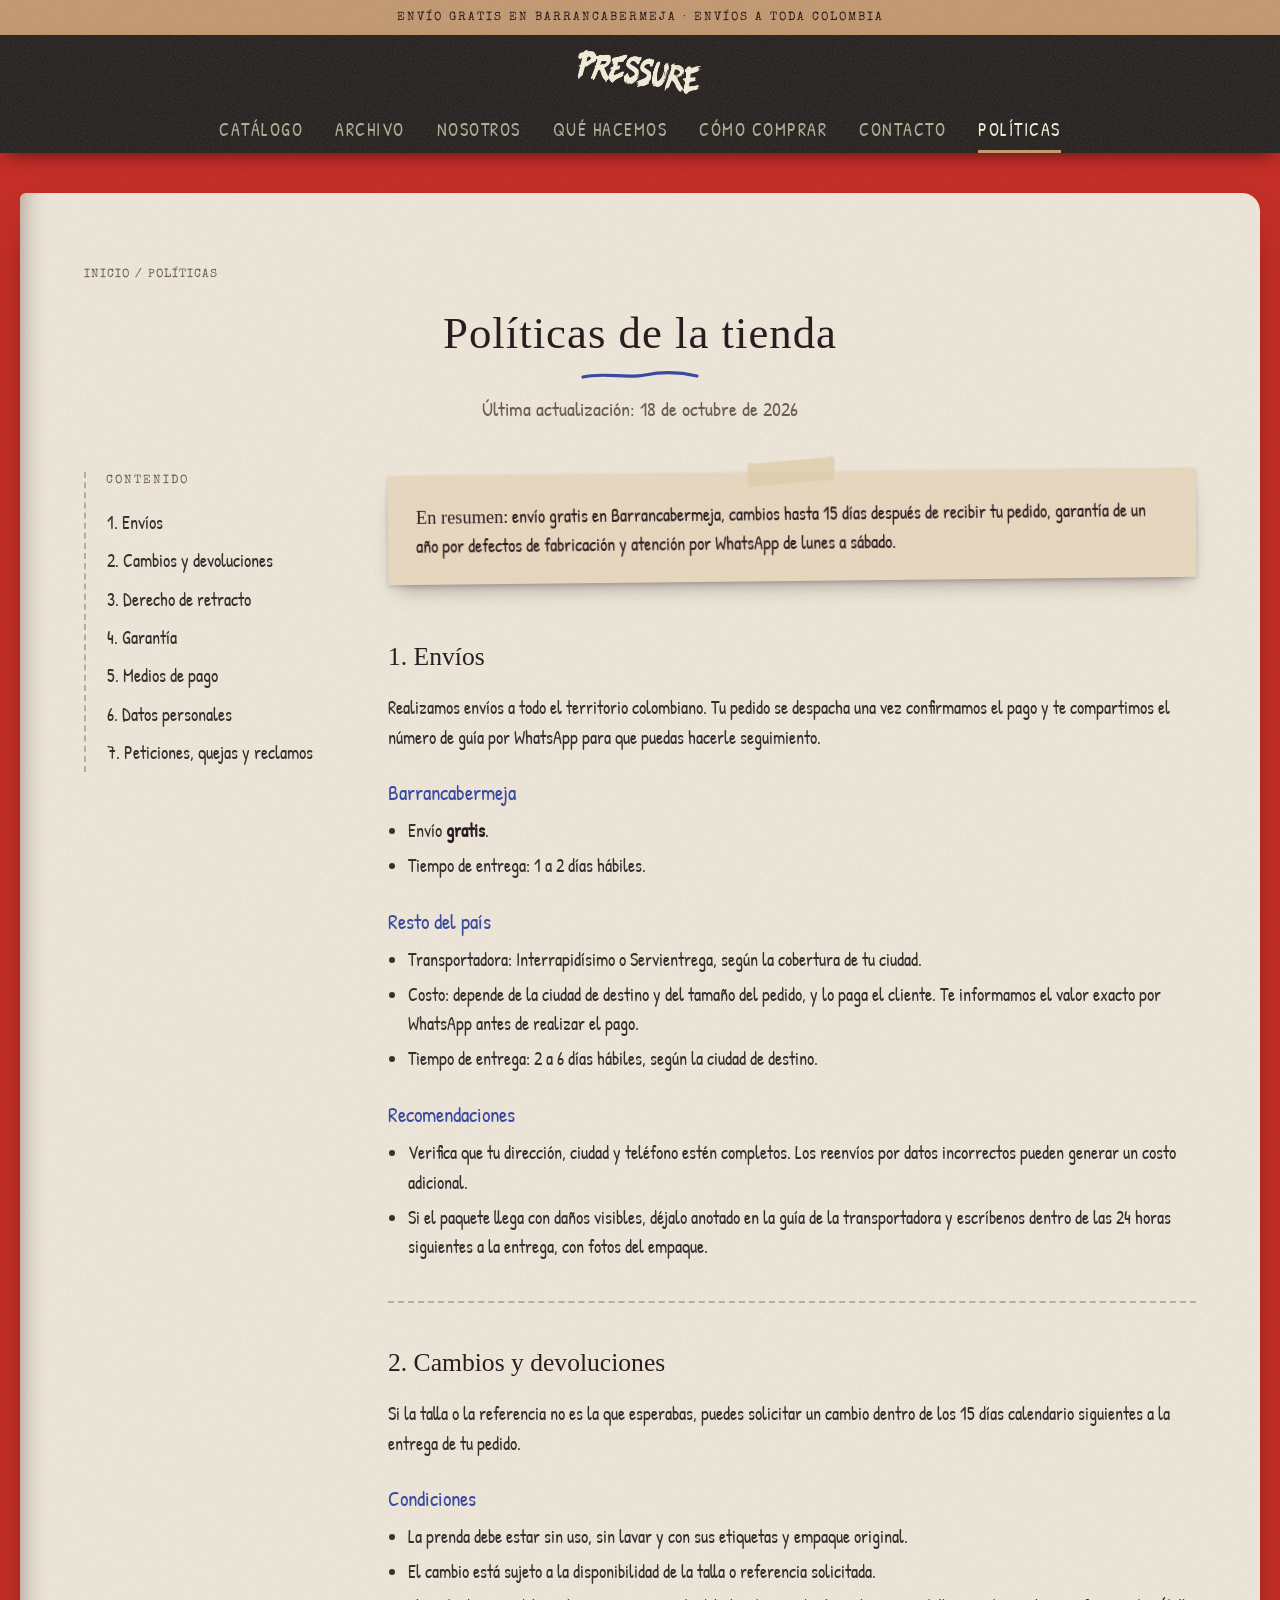
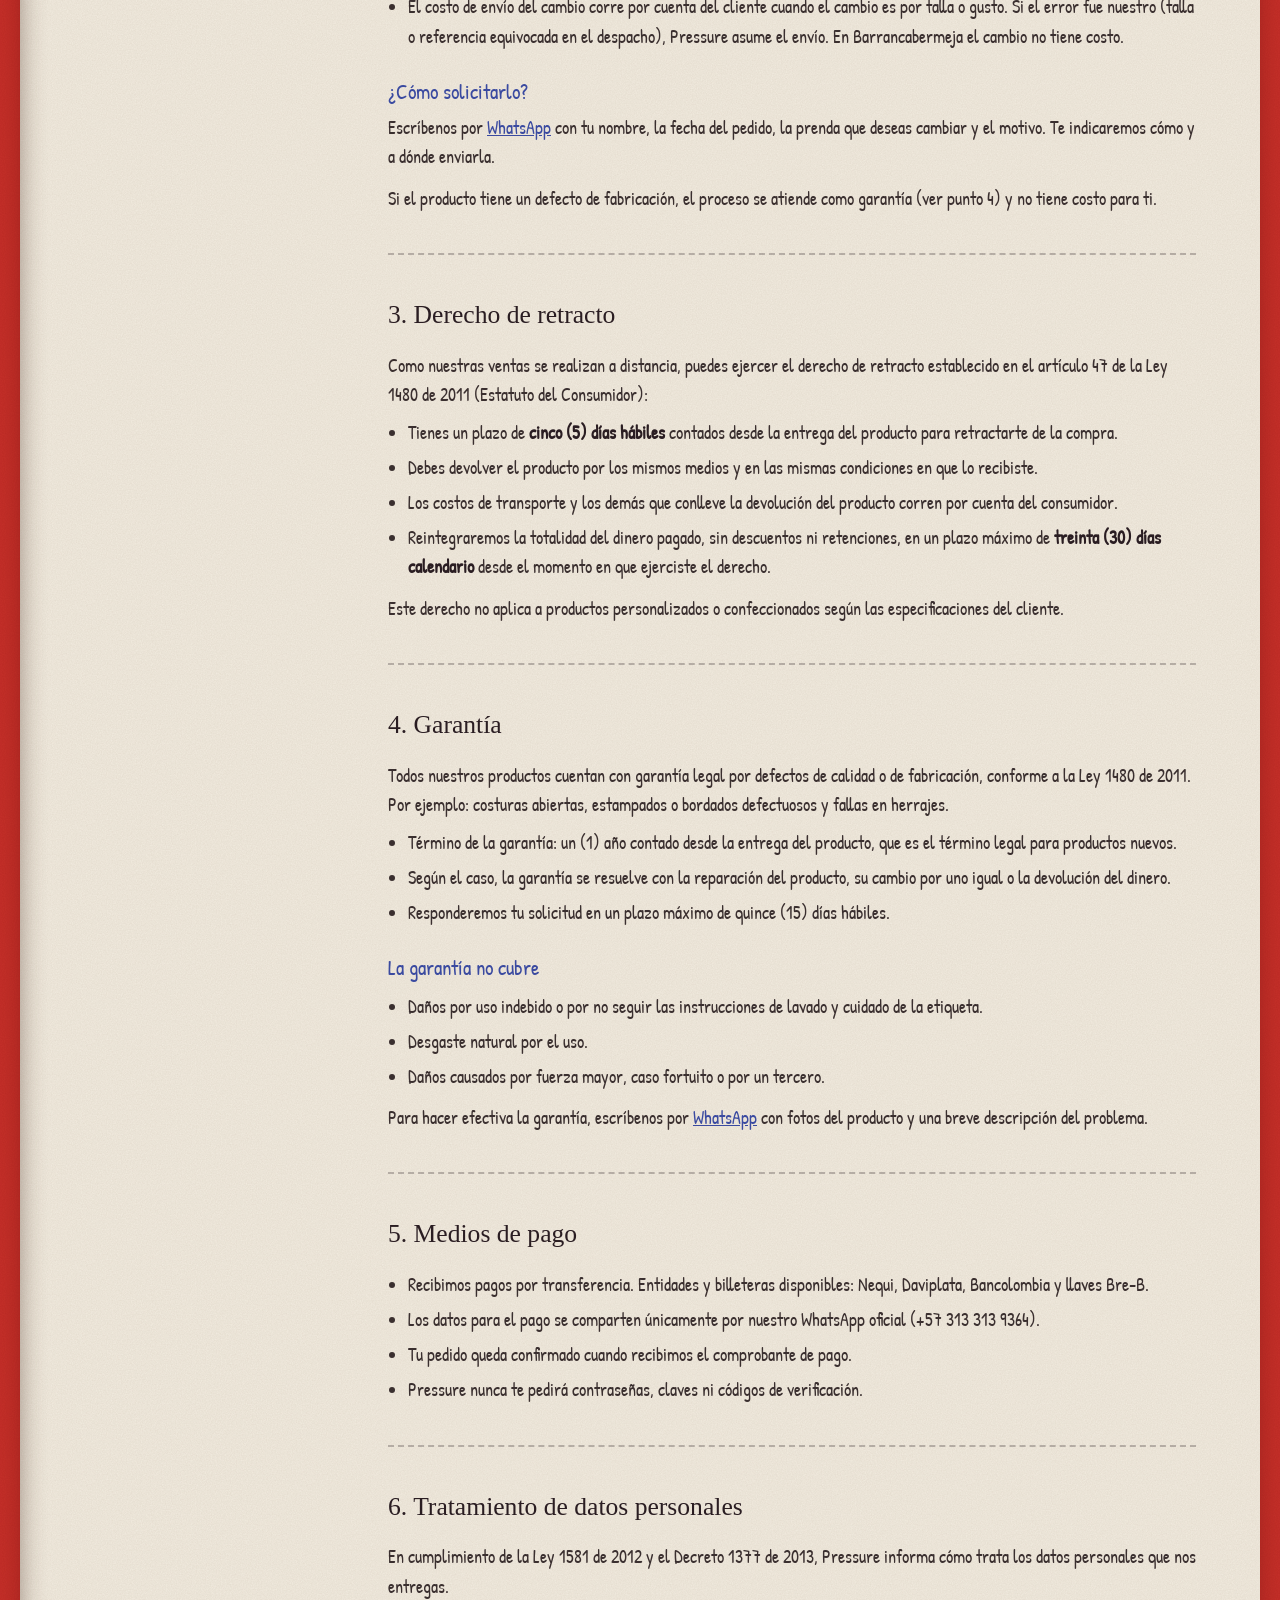
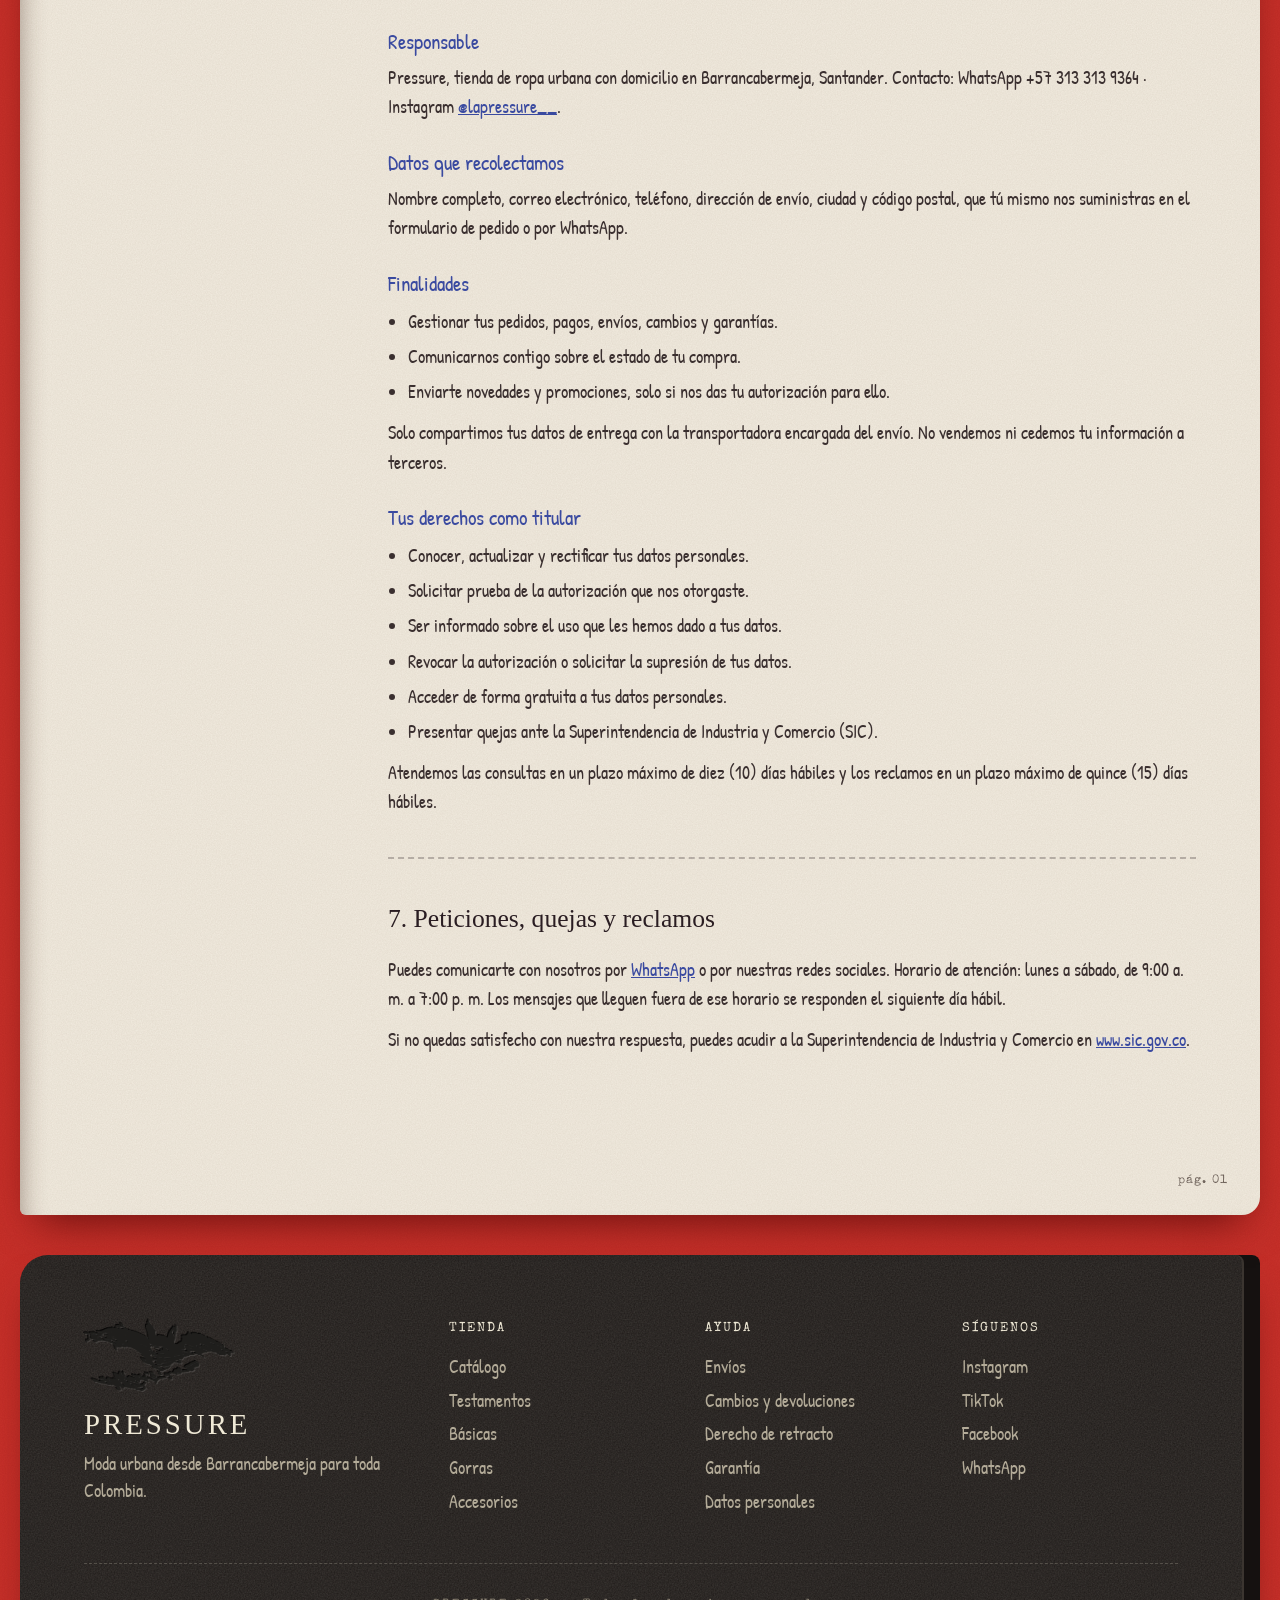
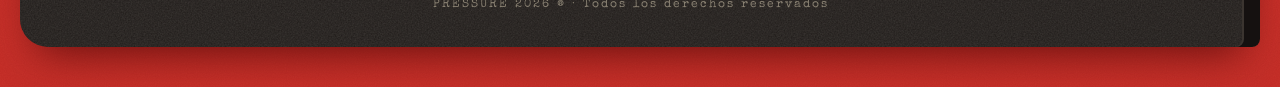
<file: pressure-html/Politicas.html>
<!DOCTYPE html>
<html lang="es">
<head>
    <meta charset="UTF-8">
    <meta name="viewport" content="width=device-width, initial-scale=1.0">
    <title>Políticas | Pressure</title>
    <meta name="description" content="Políticas de envíos, cambios, devoluciones, garantía y tratamiento de datos personales de la tienda Pressure.">
    <link rel="icon" type="image/png" href="Imagenes/Archivo/murcielago-boceto.png">
    <link rel="preconnect" href="https://fonts.googleapis.com">
    <link rel="preconnect" href="https://fonts.gstatic.com" crossorigin>
    <link rel="stylesheet" href="https://fonts.googleapis.com/css2?family=Patrick+Hand&family=Permanent+Marker&family=Special+Elite&display=swap">
    <link rel="stylesheet" href="CSS/style.css">
</head>
<body>

    <aside>Envío gratis en Barrancabermeja · Envíos a toda Colombia</aside>

    <header>
        <h1><a href="index.html"><img src="Imagenes/Archivo/lettering-pressure.png" alt="Pressure" width="488" height="172"></a></h1>
        <nav aria-label="Principal">
            <a href="Catalogo.html">Catálogo</a>
            <a href="index.html#archivo">Archivo</a>
            <a href="index.html#nosotros">Nosotros</a>
            <a href="index.html#que-hacemos">Qué hacemos</a>
            <a href="index.html#como-comprar">Cómo comprar</a>
            <a href="index.html#contacto">Contacto</a>
            <a href="Politicas.html" aria-current="page">Políticas</a>
        </nav>
    </header>

    <main>
        <section>
            <p class="migas"><a href="index.html">Inicio</a> / Políticas</p>
            <h2>Políticas de la tienda</h2>
            <p class="subtitulo">Última actualización: 18 de octubre de 2026</p>

            <div class="politicas">
                <nav class="politicas__indice" aria-label="Contenido">
                    <p>Contenido</p>
                    <a href="#envios">1. Envíos</a>
                    <a href="#cambios">2. Cambios y devoluciones</a>
                    <a href="#retracto">3. Derecho de retracto</a>
                    <a href="#garantia">4. Garantía</a>
                    <a href="#pagos">5. Medios de pago</a>
                    <a href="#datos">6. Datos personales</a>
                    <a href="#pqr">7. Peticiones, quejas y reclamos</a>
                </nav>

                <div>
                    <p class="aviso"><strong>En resumen:</strong> envío gratis en Barrancabermeja, cambios hasta 15 días después de recibir tu pedido, garantía de un año por defectos de fabricación y atención por WhatsApp de lunes a sábado.</p>

                    <article id="envios" class="politica">
                        <h3>1. Envíos</h3>
                        <p>Realizamos envíos a todo el territorio colombiano. Tu pedido se despacha una vez confirmamos el pago y te compartimos el número de guía por WhatsApp para que puedas hacerle seguimiento.</p>
                        <h4>Barrancabermeja</h4>
                        <ul>
                            <li>Envío <strong>gratis</strong>.</li>
                            <li>Tiempo de entrega: 1 a 2 días hábiles.</li>
                        </ul>
                        <h4>Resto del país</h4>
                        <ul>
                            <li>Transportadora: Interrapidísimo o Servientrega, según la cobertura de tu ciudad.</li>
                            <li>Costo: depende de la ciudad de destino y del tamaño del pedido, y lo paga el cliente. Te informamos el valor exacto por WhatsApp antes de realizar el pago.</li>
                            <li>Tiempo de entrega: 2 a 6 días hábiles, según la ciudad de destino.</li>
                        </ul>
                        <h4>Recomendaciones</h4>
                        <ul>
                            <li>Verifica que tu dirección, ciudad y teléfono estén completos. Los reenvíos por datos incorrectos pueden generar un costo adicional.</li>
                            <li>Si el paquete llega con daños visibles, déjalo anotado en la guía de la transportadora y escríbenos dentro de las 24 horas siguientes a la entrega, con fotos del empaque.</li>
                        </ul>
                    </article>

                    <article id="cambios" class="politica">
                        <h3>2. Cambios y devoluciones</h3>
                        <p>Si la talla o la referencia no es la que esperabas, puedes solicitar un cambio dentro de los 15 días calendario siguientes a la entrega de tu pedido.</p>
                        <h4>Condiciones</h4>
                        <ul>
                            <li>La prenda debe estar sin uso, sin lavar y con sus etiquetas y empaque original.</li>
                            <li>El cambio está sujeto a la disponibilidad de la talla o referencia solicitada.</li>
                            <li>El costo de envío del cambio corre por cuenta del cliente cuando el cambio es por talla o gusto. Si el error fue nuestro (talla o referencia equivocada en el despacho), Pressure asume el envío. En Barrancabermeja el cambio no tiene costo.</li>
                        </ul>
                        <h4>¿Cómo solicitarlo?</h4>
                        <p>Escríbenos por <a href="https://wa.me/573133139364" target="_blank" rel="noopener">WhatsApp</a> con tu nombre, la fecha del pedido, la prenda que deseas cambiar y el motivo. Te indicaremos cómo y a dónde enviarla.</p>
                        <p>Si el producto tiene un defecto de fabricación, el proceso se atiende como garantía (ver punto 4) y no tiene costo para ti.</p>
                    </article>

                    <article id="retracto" class="politica">
                        <h3>3. Derecho de retracto</h3>
                        <p>Como nuestras ventas se realizan a distancia, puedes ejercer el derecho de retracto establecido en el artículo 47 de la Ley 1480 de 2011 (Estatuto del Consumidor):</p>
                        <ul>
                            <li>Tienes un plazo de <strong>cinco (5) días hábiles</strong> contados desde la entrega del producto para retractarte de la compra.</li>
                            <li>Debes devolver el producto por los mismos medios y en las mismas condiciones en que lo recibiste.</li>
                            <li>Los costos de transporte y los demás que conlleve la devolución del producto corren por cuenta del consumidor.</li>
                            <li>Reintegraremos la totalidad del dinero pagado, sin descuentos ni retenciones, en un plazo máximo de <strong>treinta (30) días calendario</strong> desde el momento en que ejerciste el derecho.</li>
                        </ul>
                        <p>Este derecho no aplica a productos personalizados o confeccionados según las especificaciones del cliente.</p>
                    </article>

                    <article id="garantia" class="politica">
                        <h3>4. Garantía</h3>
                        <p>Todos nuestros productos cuentan con garantía legal por defectos de calidad o de fabricación, conforme a la Ley 1480 de 2011. Por ejemplo: costuras abiertas, estampados o bordados defectuosos y fallas en herrajes.</p>
                        <ul>
                            <li>Término de la garantía: un (1) año contado desde la entrega del producto, que es el término legal para productos nuevos.</li>
                            <li>Según el caso, la garantía se resuelve con la reparación del producto, su cambio por uno igual o la devolución del dinero.</li>
                            <li>Responderemos tu solicitud en un plazo máximo de quince (15) días hábiles.</li>
                        </ul>
                        <h4>La garantía no cubre</h4>
                        <ul>
                            <li>Daños por uso indebido o por no seguir las instrucciones de lavado y cuidado de la etiqueta.</li>
                            <li>Desgaste natural por el uso.</li>
                            <li>Daños causados por fuerza mayor, caso fortuito o por un tercero.</li>
                        </ul>
                        <p>Para hacer efectiva la garantía, escríbenos por <a href="https://wa.me/573133139364" target="_blank" rel="noopener">WhatsApp</a> con fotos del producto y una breve descripción del problema.</p>
                    </article>

                    <article id="pagos" class="politica">
                        <h3>5. Medios de pago</h3>
                        <ul>
                            <li>Recibimos pagos por transferencia. Entidades y billeteras disponibles: Nequi, Daviplata, Bancolombia y llaves Bre-B.</li>
                            <li>Los datos para el pago se comparten únicamente por nuestro WhatsApp oficial (+57 313 313 9364).</li>
                            <li>Tu pedido queda confirmado cuando recibimos el comprobante de pago.</li>
                            <li>Pressure nunca te pedirá contraseñas, claves ni códigos de verificación.</li>
                        </ul>
                    </article>

                    <article id="datos" class="politica">
                        <h3>6. Tratamiento de datos personales</h3>
                        <p>En cumplimiento de la Ley 1581 de 2012 y el Decreto 1377 de 2013, Pressure informa cómo trata los datos personales que nos entregas.</p>
                        <h4>Responsable</h4>
                        <p>Pressure, tienda de ropa urbana con domicilio en Barrancabermeja, Santander. Contacto: WhatsApp +57 313 313 9364 · Instagram <a href="https://instagram.com/lapressure__" target="_blank" rel="noopener">@lapressure__</a>.</p>
                        <h4>Datos que recolectamos</h4>
                        <p>Nombre completo, correo electrónico, teléfono, dirección de envío, ciudad y código postal, que tú mismo nos suministras en el formulario de pedido o por WhatsApp.</p>
                        <h4>Finalidades</h4>
                        <ul>
                            <li>Gestionar tus pedidos, pagos, envíos, cambios y garantías.</li>
                            <li>Comunicarnos contigo sobre el estado de tu compra.</li>
                            <li>Enviarte novedades y promociones, solo si nos das tu autorización para ello.</li>
                        </ul>
                        <p>Solo compartimos tus datos de entrega con la transportadora encargada del envío. No vendemos ni cedemos tu información a terceros.</p>
                        <h4>Tus derechos como titular</h4>
                        <ul>
                            <li>Conocer, actualizar y rectificar tus datos personales.</li>
                            <li>Solicitar prueba de la autorización que nos otorgaste.</li>
                            <li>Ser informado sobre el uso que les hemos dado a tus datos.</li>
                            <li>Revocar la autorización o solicitar la supresión de tus datos.</li>
                            <li>Acceder de forma gratuita a tus datos personales.</li>
                            <li>Presentar quejas ante la Superintendencia de Industria y Comercio (SIC).</li>
                        </ul>
                        <p>Atendemos las consultas en un plazo máximo de diez (10) días hábiles y los reclamos en un plazo máximo de quince (15) días hábiles.</p>
                    </article>

                    <article id="pqr" class="politica">
                        <h3>7. Peticiones, quejas y reclamos</h3>
                        <p>Puedes comunicarte con nosotros por <a href="https://wa.me/573133139364" target="_blank" rel="noopener">WhatsApp</a> o por nuestras redes sociales. Horario de atención: lunes a sábado, de 9:00 a. m. a 7:00 p. m. Los mensajes que lleguen fuera de ese horario se responden el siguiente día hábil.</p>
                        <p>Si no quedas satisfecho con nuestra respuesta, puedes acudir a la Superintendencia de Industria y Comercio en <a href="https://www.sic.gov.co" target="_blank" rel="noopener">www.sic.gov.co</a>.</p>
                    </article>
                </div>
            </div>
        </section>
    </main>

    <footer>
        <div class="footer__columnas">
            <div>
                <img class="footer__murcielago" src="Imagenes/Archivo/murcielago-marca.png" alt="" width="354" height="171" loading="lazy">
                <p class="footer__logo">PRESSURE</p>
                <p>Moda urbana desde Barrancabermeja para toda Colombia.</p>
            </div>
            <div>
                <h3>Tienda</h3>
                <ul>
                    <li><a href="Catalogo.html">Catálogo</a></li>
                    <li><a href="Catalogo.html#testamentos">Testamentos</a></li>
                    <li><a href="Catalogo.html#basicas">Básicas</a></li>
                    <li><a href="Catalogo.html#gorras">Gorras</a></li>
                    <li><a href="Catalogo.html#accesorios">Accesorios</a></li>
                </ul>
            </div>
            <div>
                <h3>Ayuda</h3>
                <ul>
                    <li><a href="Politicas.html#envios">Envíos</a></li>
                    <li><a href="Politicas.html#cambios">Cambios y devoluciones</a></li>
                    <li><a href="Politicas.html#retracto">Derecho de retracto</a></li>
                    <li><a href="Politicas.html#garantia">Garantía</a></li>
                    <li><a href="Politicas.html#datos">Datos personales</a></li>
                </ul>
            </div>
            <div>
                <h3>Síguenos</h3>
                <ul>
                    <li><a href="https://instagram.com/lapressure__" target="_blank" rel="noopener">Instagram</a></li>
                    <li><a href="https://tiktok.com/@lapressure__" target="_blank" rel="noopener">TikTok</a></li>
                    <li><a href="https://www.facebook.com/profile.php?id=61574956738637" target="_blank" rel="noopener">Facebook</a></li>
                    <li><a href="https://wa.me/573133139364" target="_blank" rel="noopener">WhatsApp</a></li>
                </ul>
            </div>
        </div>
        <p class="footer__legal">PRESSURE 2026 ® · Todos los derechos reservados</p>
    </footer>

</body>
</html>
</file>
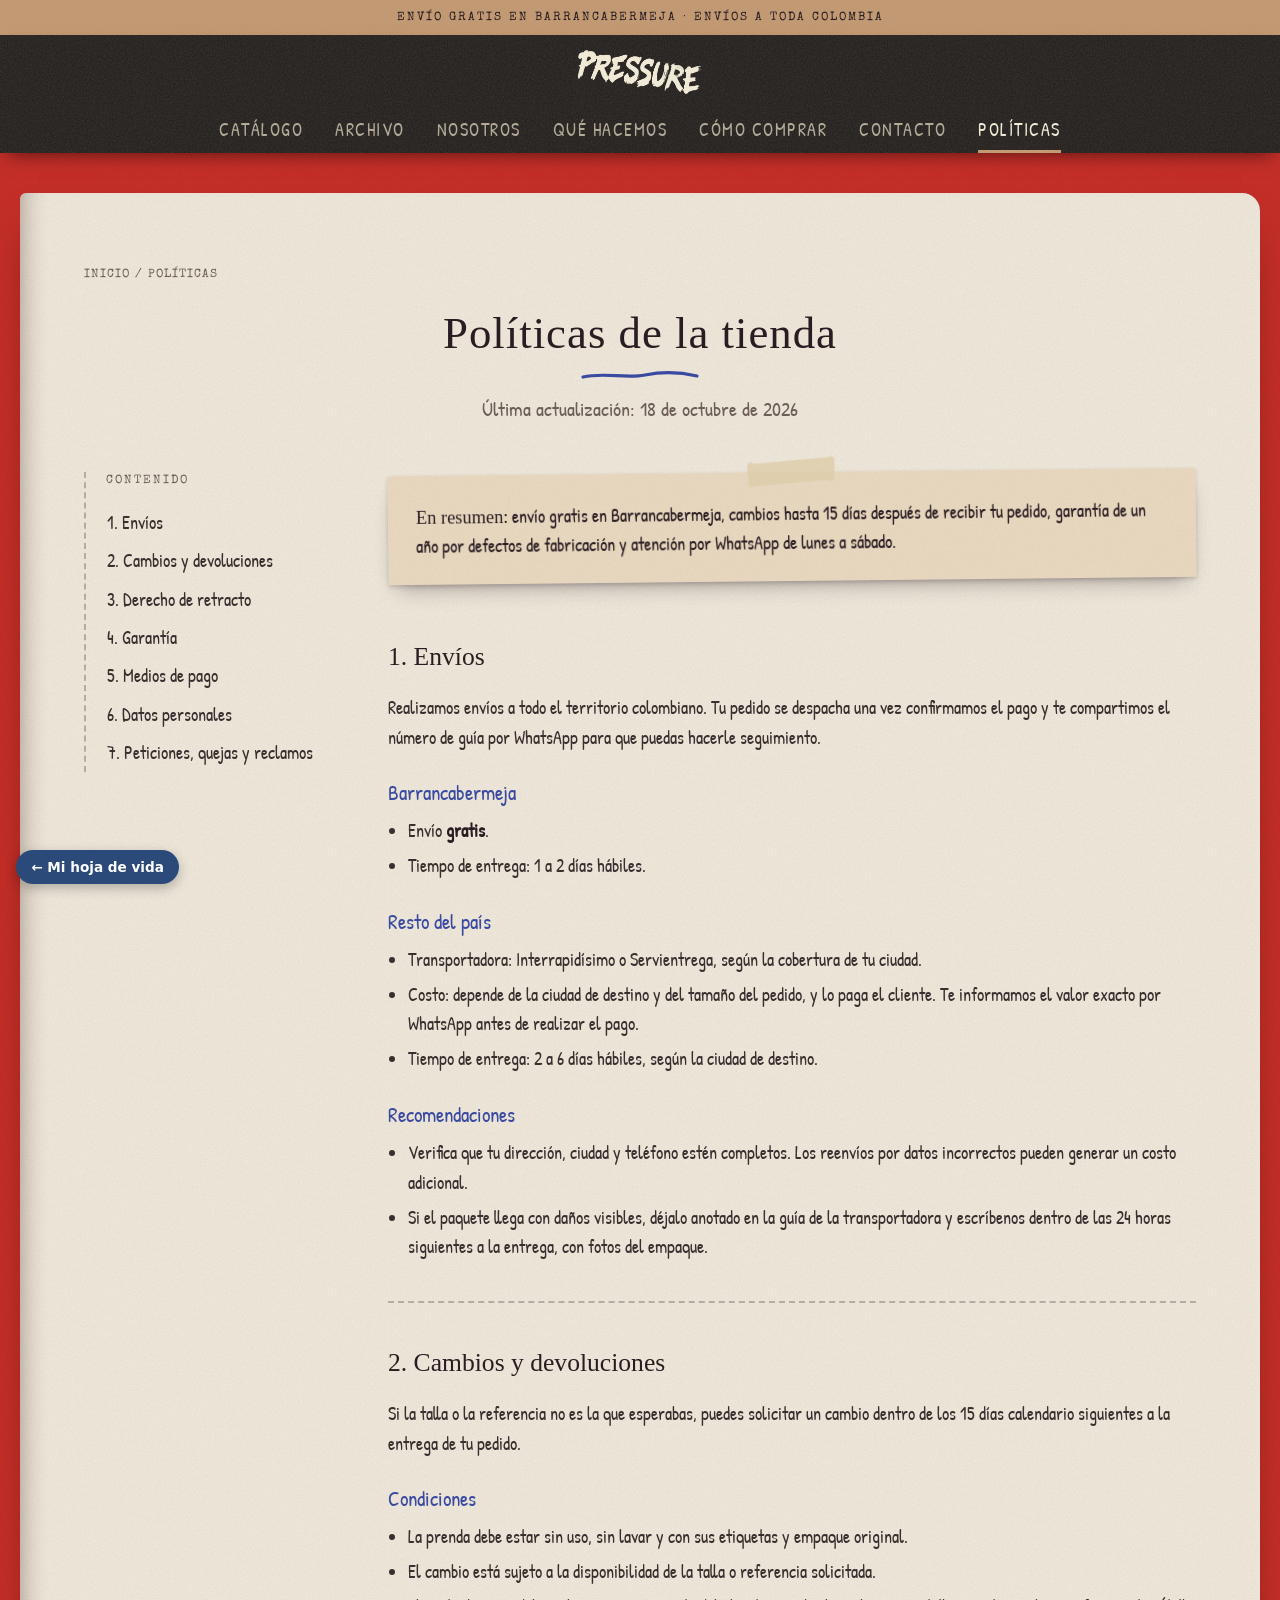
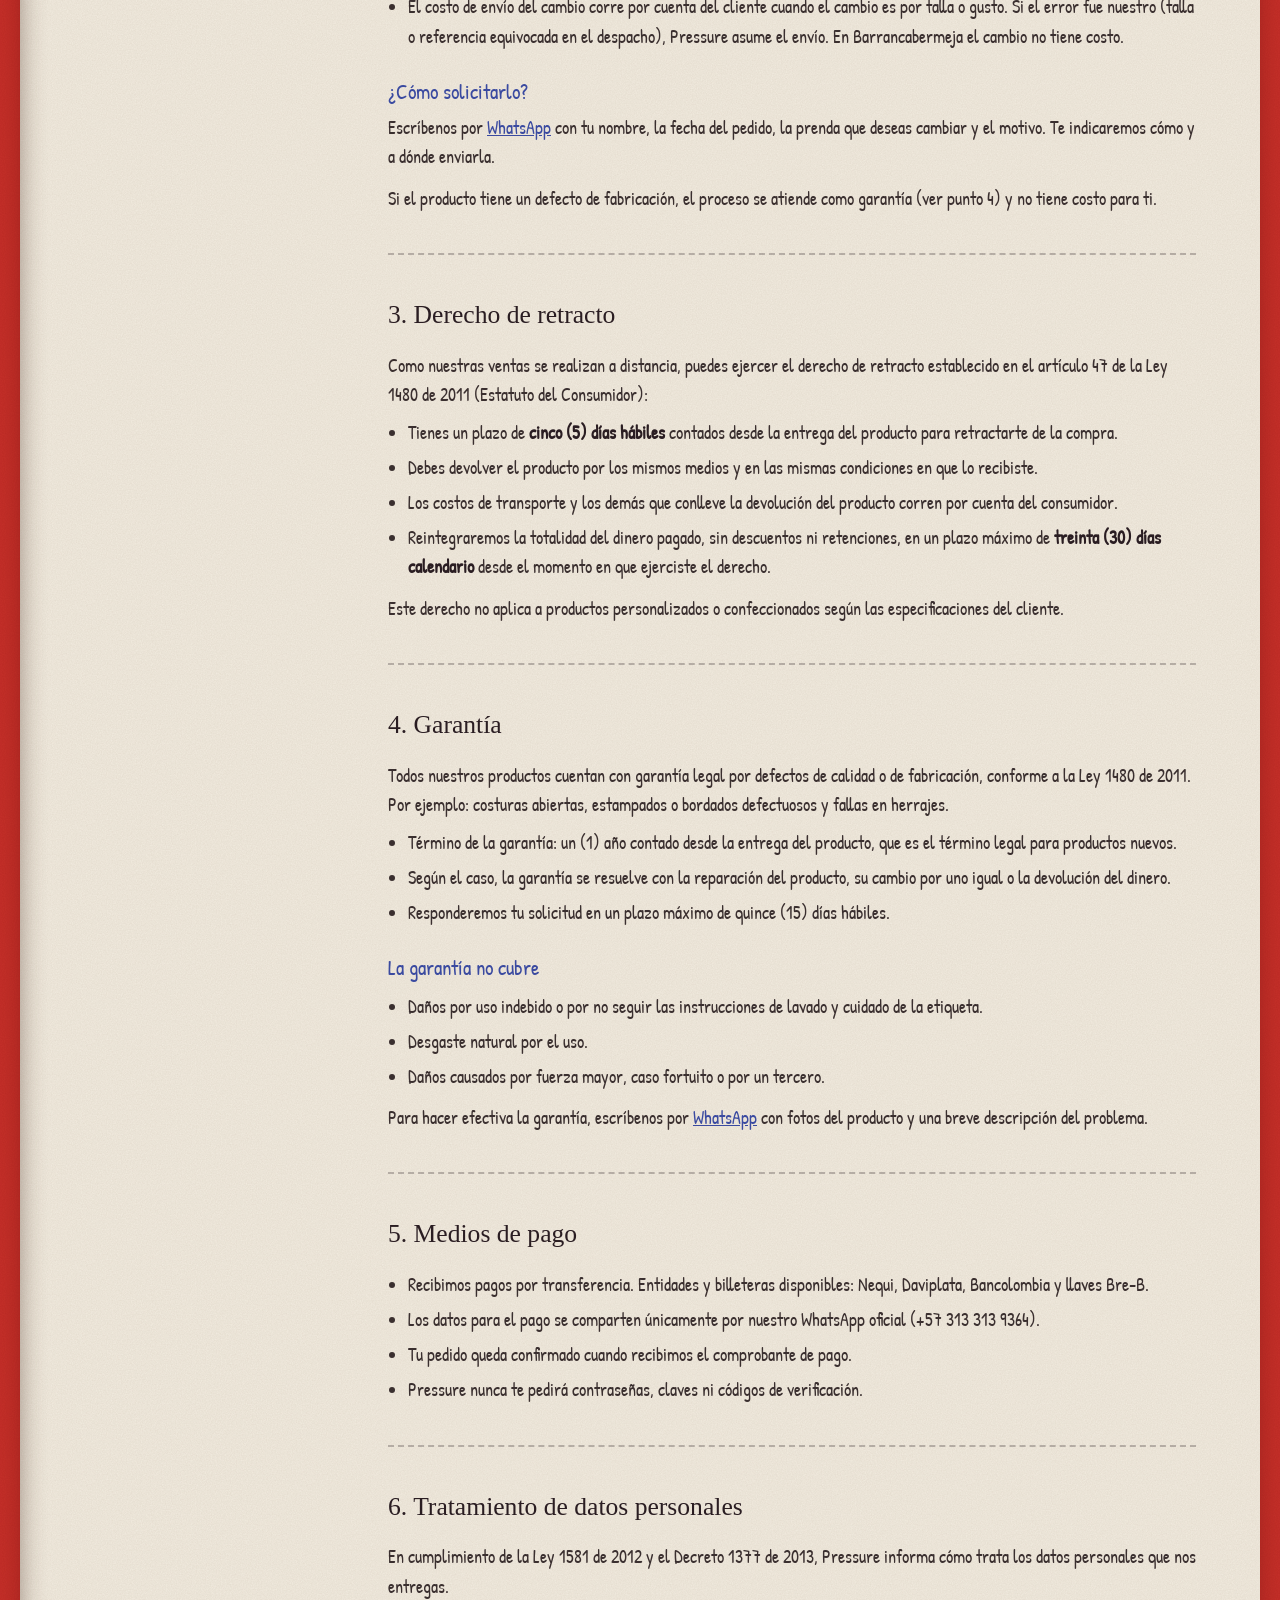
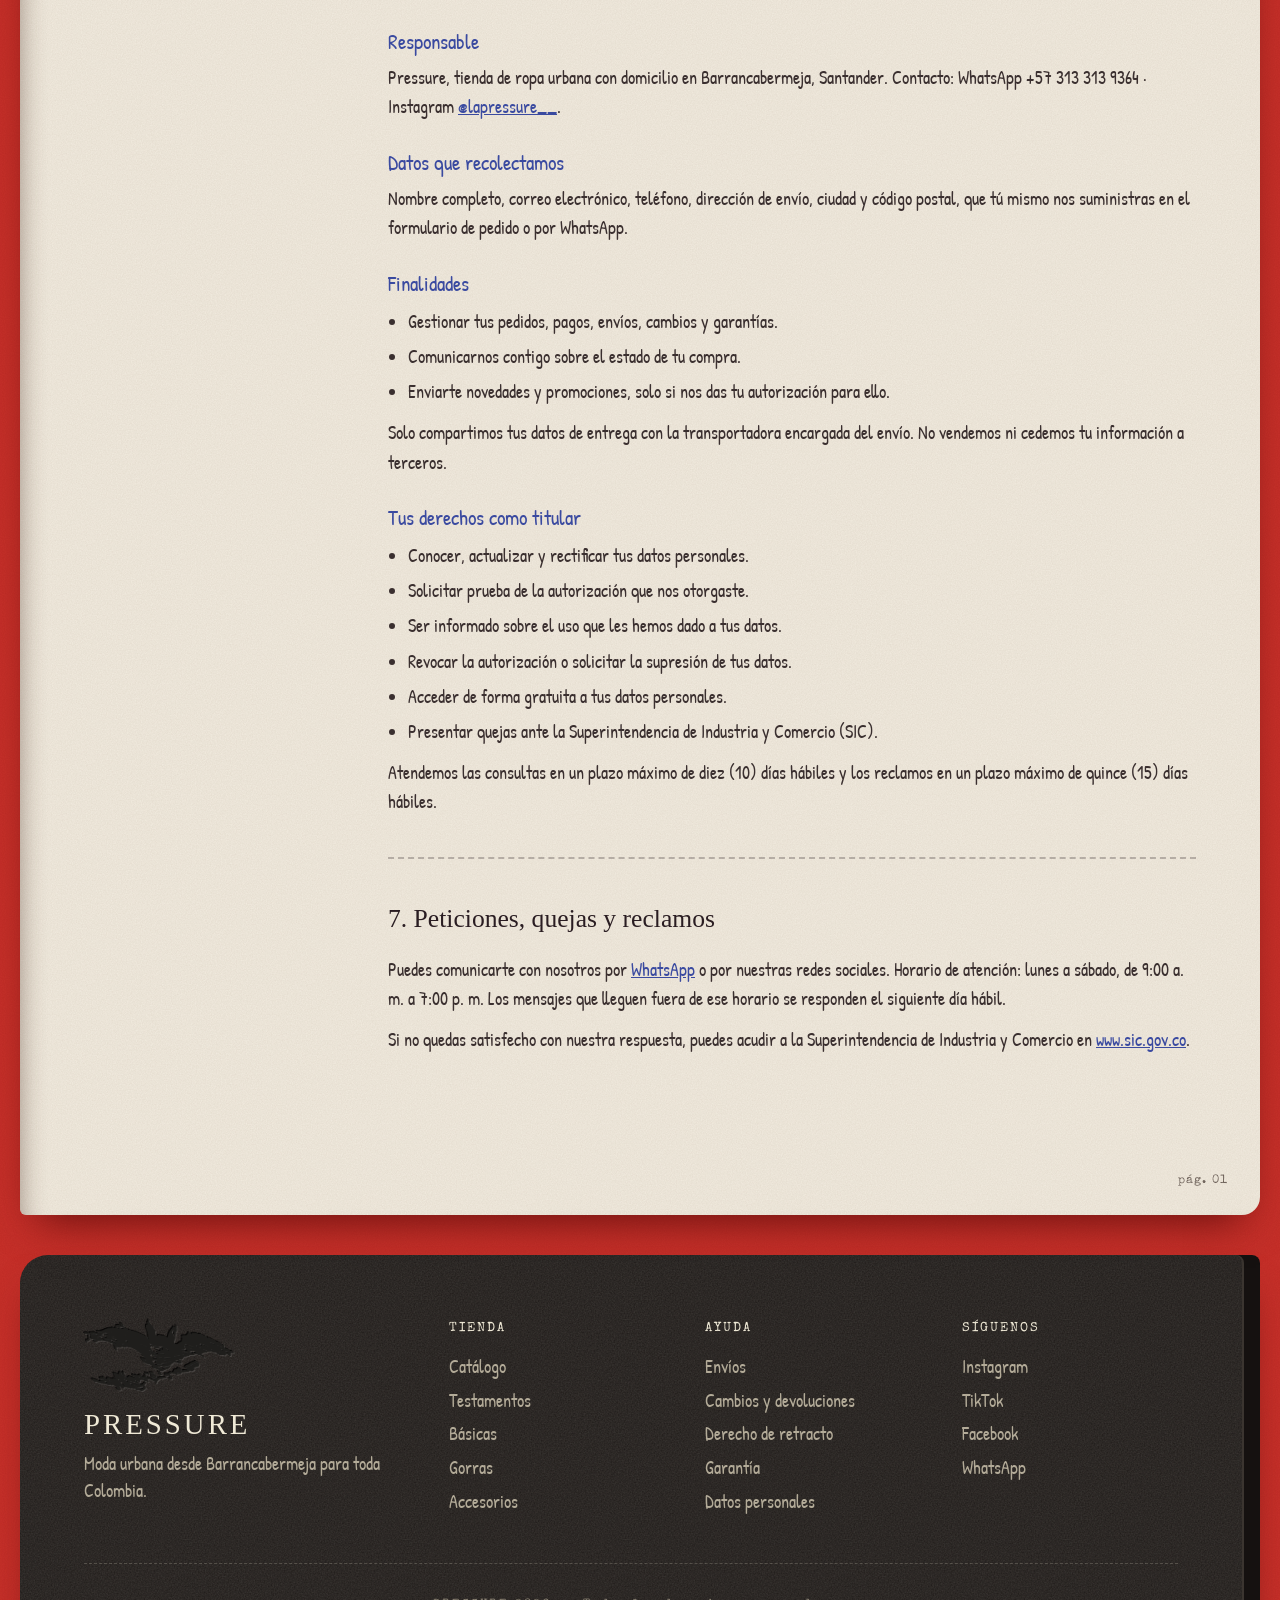
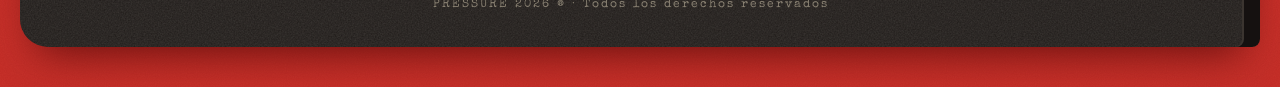
<file: pressure-html/politicas.html>
<!DOCTYPE html>
<html lang="es">
<head>
    <meta charset="UTF-8">
    <meta name="viewport" content="width=device-width, initial-scale=1.0">
    <title>Políticas | Pressure</title>
    <meta name="description" content="Políticas de envíos, cambios, devoluciones, garantía y tratamiento de datos personales de la tienda Pressure.">
    <link rel="icon" type="image/png" href="imagenes/archivo/murcielago-boceto.png">
    <link rel="preconnect" href="https://fonts.googleapis.com">
    <link rel="preconnect" href="https://fonts.gstatic.com" crossorigin>
    <link rel="stylesheet" href="https://fonts.googleapis.com/css2?family=Patrick+Hand&family=Permanent+Marker&family=Special+Elite&display=swap">
    <link rel="stylesheet" href="css/style.css">
</head>
<body>
    <!-- R8: volver a la hoja de vida -->
    <a class="volver-cv" href="../index.html">&larr; Mi hoja de vida</a>


    <aside>Envío gratis en Barrancabermeja · Envíos a toda Colombia</aside>

    <header>
        <h1><a href="index.html"><img src="imagenes/archivo/lettering-pressure.png" alt="Pressure" width="488" height="172"></a></h1>
        <nav aria-label="Principal">
            <a href="catalogo.html">Catálogo</a>
            <a href="index.html#archivo">Archivo</a>
            <a href="index.html#nosotros">Nosotros</a>
            <a href="index.html#que-hacemos">Qué hacemos</a>
            <a href="index.html#como-comprar">Cómo comprar</a>
            <a href="index.html#contacto">Contacto</a>
            <a href="politicas.html" aria-current="page">Políticas</a>
        </nav>
    </header>

    <main>
        <section>
            <p class="migas"><a href="index.html">Inicio</a> / Políticas</p>
            <h2>Políticas de la tienda</h2>
            <p class="subtitulo">Última actualización: 18 de octubre de 2026</p>

            <div class="politicas">
                <nav class="politicas__indice" aria-label="Contenido">
                    <p>Contenido</p>
                    <a href="#envios">1. Envíos</a>
                    <a href="#cambios">2. Cambios y devoluciones</a>
                    <a href="#retracto">3. Derecho de retracto</a>
                    <a href="#garantia">4. Garantía</a>
                    <a href="#pagos">5. Medios de pago</a>
                    <a href="#datos">6. Datos personales</a>
                    <a href="#pqr">7. Peticiones, quejas y reclamos</a>
                </nav>

                <div>
                    <p class="aviso"><strong>En resumen:</strong> envío gratis en Barrancabermeja, cambios hasta 15 días después de recibir tu pedido, garantía de un año por defectos de fabricación y atención por WhatsApp de lunes a sábado.</p>

                    <article id="envios" class="politica">
                        <h3>1. Envíos</h3>
                        <p>Realizamos envíos a todo el territorio colombiano. Tu pedido se despacha una vez confirmamos el pago y te compartimos el número de guía por WhatsApp para que puedas hacerle seguimiento.</p>
                        <h4>Barrancabermeja</h4>
                        <ul>
                            <li>Envío <strong>gratis</strong>.</li>
                            <li>Tiempo de entrega: 1 a 2 días hábiles.</li>
                        </ul>
                        <h4>Resto del país</h4>
                        <ul>
                            <li>Transportadora: Interrapidísimo o Servientrega, según la cobertura de tu ciudad.</li>
                            <li>Costo: depende de la ciudad de destino y del tamaño del pedido, y lo paga el cliente. Te informamos el valor exacto por WhatsApp antes de realizar el pago.</li>
                            <li>Tiempo de entrega: 2 a 6 días hábiles, según la ciudad de destino.</li>
                        </ul>
                        <h4>Recomendaciones</h4>
                        <ul>
                            <li>Verifica que tu dirección, ciudad y teléfono estén completos. Los reenvíos por datos incorrectos pueden generar un costo adicional.</li>
                            <li>Si el paquete llega con daños visibles, déjalo anotado en la guía de la transportadora y escríbenos dentro de las 24 horas siguientes a la entrega, con fotos del empaque.</li>
                        </ul>
                    </article>

                    <article id="cambios" class="politica">
                        <h3>2. Cambios y devoluciones</h3>
                        <p>Si la talla o la referencia no es la que esperabas, puedes solicitar un cambio dentro de los 15 días calendario siguientes a la entrega de tu pedido.</p>
                        <h4>Condiciones</h4>
                        <ul>
                            <li>La prenda debe estar sin uso, sin lavar y con sus etiquetas y empaque original.</li>
                            <li>El cambio está sujeto a la disponibilidad de la talla o referencia solicitada.</li>
                            <li>El costo de envío del cambio corre por cuenta del cliente cuando el cambio es por talla o gusto. Si el error fue nuestro (talla o referencia equivocada en el despacho), Pressure asume el envío. En Barrancabermeja el cambio no tiene costo.</li>
                        </ul>
                        <h4>¿Cómo solicitarlo?</h4>
                        <p>Escríbenos por <a href="https://wa.me/573133139364" target="_blank" rel="noopener">WhatsApp</a> con tu nombre, la fecha del pedido, la prenda que deseas cambiar y el motivo. Te indicaremos cómo y a dónde enviarla.</p>
                        <p>Si el producto tiene un defecto de fabricación, el proceso se atiende como garantía (ver punto 4) y no tiene costo para ti.</p>
                    </article>

                    <article id="retracto" class="politica">
                        <h3>3. Derecho de retracto</h3>
                        <p>Como nuestras ventas se realizan a distancia, puedes ejercer el derecho de retracto establecido en el artículo 47 de la Ley 1480 de 2011 (Estatuto del Consumidor):</p>
                        <ul>
                            <li>Tienes un plazo de <strong>cinco (5) días hábiles</strong> contados desde la entrega del producto para retractarte de la compra.</li>
                            <li>Debes devolver el producto por los mismos medios y en las mismas condiciones en que lo recibiste.</li>
                            <li>Los costos de transporte y los demás que conlleve la devolución del producto corren por cuenta del consumidor.</li>
                            <li>Reintegraremos la totalidad del dinero pagado, sin descuentos ni retenciones, en un plazo máximo de <strong>treinta (30) días calendario</strong> desde el momento en que ejerciste el derecho.</li>
                        </ul>
                        <p>Este derecho no aplica a productos personalizados o confeccionados según las especificaciones del cliente.</p>
                    </article>

                    <article id="garantia" class="politica">
                        <h3>4. Garantía</h3>
                        <p>Todos nuestros productos cuentan con garantía legal por defectos de calidad o de fabricación, conforme a la Ley 1480 de 2011. Por ejemplo: costuras abiertas, estampados o bordados defectuosos y fallas en herrajes.</p>
                        <ul>
                            <li>Término de la garantía: un (1) año contado desde la entrega del producto, que es el término legal para productos nuevos.</li>
                            <li>Según el caso, la garantía se resuelve con la reparación del producto, su cambio por uno igual o la devolución del dinero.</li>
                            <li>Responderemos tu solicitud en un plazo máximo de quince (15) días hábiles.</li>
                        </ul>
                        <h4>La garantía no cubre</h4>
                        <ul>
                            <li>Daños por uso indebido o por no seguir las instrucciones de lavado y cuidado de la etiqueta.</li>
                            <li>Desgaste natural por el uso.</li>
                            <li>Daños causados por fuerza mayor, caso fortuito o por un tercero.</li>
                        </ul>
                        <p>Para hacer efectiva la garantía, escríbenos por <a href="https://wa.me/573133139364" target="_blank" rel="noopener">WhatsApp</a> con fotos del producto y una breve descripción del problema.</p>
                    </article>

                    <article id="pagos" class="politica">
                        <h3>5. Medios de pago</h3>
                        <ul>
                            <li>Recibimos pagos por transferencia. Entidades y billeteras disponibles: Nequi, Daviplata, Bancolombia y llaves Bre-B.</li>
                            <li>Los datos para el pago se comparten únicamente por nuestro WhatsApp oficial (+57 313 313 9364).</li>
                            <li>Tu pedido queda confirmado cuando recibimos el comprobante de pago.</li>
                            <li>Pressure nunca te pedirá contraseñas, claves ni códigos de verificación.</li>
                        </ul>
                    </article>

                    <article id="datos" class="politica">
                        <h3>6. Tratamiento de datos personales</h3>
                        <p>En cumplimiento de la Ley 1581 de 2012 y el Decreto 1377 de 2013, Pressure informa cómo trata los datos personales que nos entregas.</p>
                        <h4>Responsable</h4>
                        <p>Pressure, tienda de ropa urbana con domicilio en Barrancabermeja, Santander. Contacto: WhatsApp +57 313 313 9364 · Instagram <a href="https://instagram.com/lapressure__" target="_blank" rel="noopener">@lapressure__</a>.</p>
                        <h4>Datos que recolectamos</h4>
                        <p>Nombre completo, correo electrónico, teléfono, dirección de envío, ciudad y código postal, que tú mismo nos suministras en el formulario de pedido o por WhatsApp.</p>
                        <h4>Finalidades</h4>
                        <ul>
                            <li>Gestionar tus pedidos, pagos, envíos, cambios y garantías.</li>
                            <li>Comunicarnos contigo sobre el estado de tu compra.</li>
                            <li>Enviarte novedades y promociones, solo si nos das tu autorización para ello.</li>
                        </ul>
                        <p>Solo compartimos tus datos de entrega con la transportadora encargada del envío. No vendemos ni cedemos tu información a terceros.</p>
                        <h4>Tus derechos como titular</h4>
                        <ul>
                            <li>Conocer, actualizar y rectificar tus datos personales.</li>
                            <li>Solicitar prueba de la autorización que nos otorgaste.</li>
                            <li>Ser informado sobre el uso que les hemos dado a tus datos.</li>
                            <li>Revocar la autorización o solicitar la supresión de tus datos.</li>
                            <li>Acceder de forma gratuita a tus datos personales.</li>
                            <li>Presentar quejas ante la Superintendencia de Industria y Comercio (SIC).</li>
                        </ul>
                        <p>Atendemos las consultas en un plazo máximo de diez (10) días hábiles y los reclamos en un plazo máximo de quince (15) días hábiles.</p>
                    </article>

                    <article id="pqr" class="politica">
                        <h3>7. Peticiones, quejas y reclamos</h3>
                        <p>Puedes comunicarte con nosotros por <a href="https://wa.me/573133139364" target="_blank" rel="noopener">WhatsApp</a> o por nuestras redes sociales. Horario de atención: lunes a sábado, de 9:00 a. m. a 7:00 p. m. Los mensajes que lleguen fuera de ese horario se responden el siguiente día hábil.</p>
                        <p>Si no quedas satisfecho con nuestra respuesta, puedes acudir a la Superintendencia de Industria y Comercio en <a href="https://www.sic.gov.co" target="_blank" rel="noopener">www.sic.gov.co</a>.</p>
                    </article>
                </div>
            </div>
        </section>
    </main>

    <footer>
        <div class="footer__columnas">
            <div>
                <img class="footer__murcielago" src="imagenes/archivo/murcielago-marca.png" alt="" width="354" height="171" loading="lazy">
                <p class="footer__logo">PRESSURE</p>
                <p>Moda urbana desde Barrancabermeja para toda Colombia.</p>
            </div>
            <div>
                <h3>Tienda</h3>
                <ul>
                    <li><a href="catalogo.html">Catálogo</a></li>
                    <li><a href="catalogo.html#testamentos">Testamentos</a></li>
                    <li><a href="catalogo.html#basicas">Básicas</a></li>
                    <li><a href="catalogo.html#gorras">Gorras</a></li>
                    <li><a href="catalogo.html#accesorios">Accesorios</a></li>
                </ul>
            </div>
            <div>
                <h3>Ayuda</h3>
                <ul>
                    <li><a href="politicas.html#envios">Envíos</a></li>
                    <li><a href="politicas.html#cambios">Cambios y devoluciones</a></li>
                    <li><a href="politicas.html#retracto">Derecho de retracto</a></li>
                    <li><a href="politicas.html#garantia">Garantía</a></li>
                    <li><a href="politicas.html#datos">Datos personales</a></li>
                </ul>
            </div>
            <div>
                <h3>Síguenos</h3>
                <ul>
                    <li><a href="https://instagram.com/lapressure__" target="_blank" rel="noopener">Instagram</a></li>
                    <li><a href="https://tiktok.com/@lapressure__" target="_blank" rel="noopener">TikTok</a></li>
                    <li><a href="https://www.facebook.com/profile.php?id=61574956738637" target="_blank" rel="noopener">Facebook</a></li>
                    <li><a href="https://wa.me/573133139364" target="_blank" rel="noopener">WhatsApp</a></li>
                </ul>
            </div>
        </div>
        <p class="footer__legal">PRESSURE 2026 ® · Todos los derechos reservados</p>
    </footer>

</body>
</html>
</file>
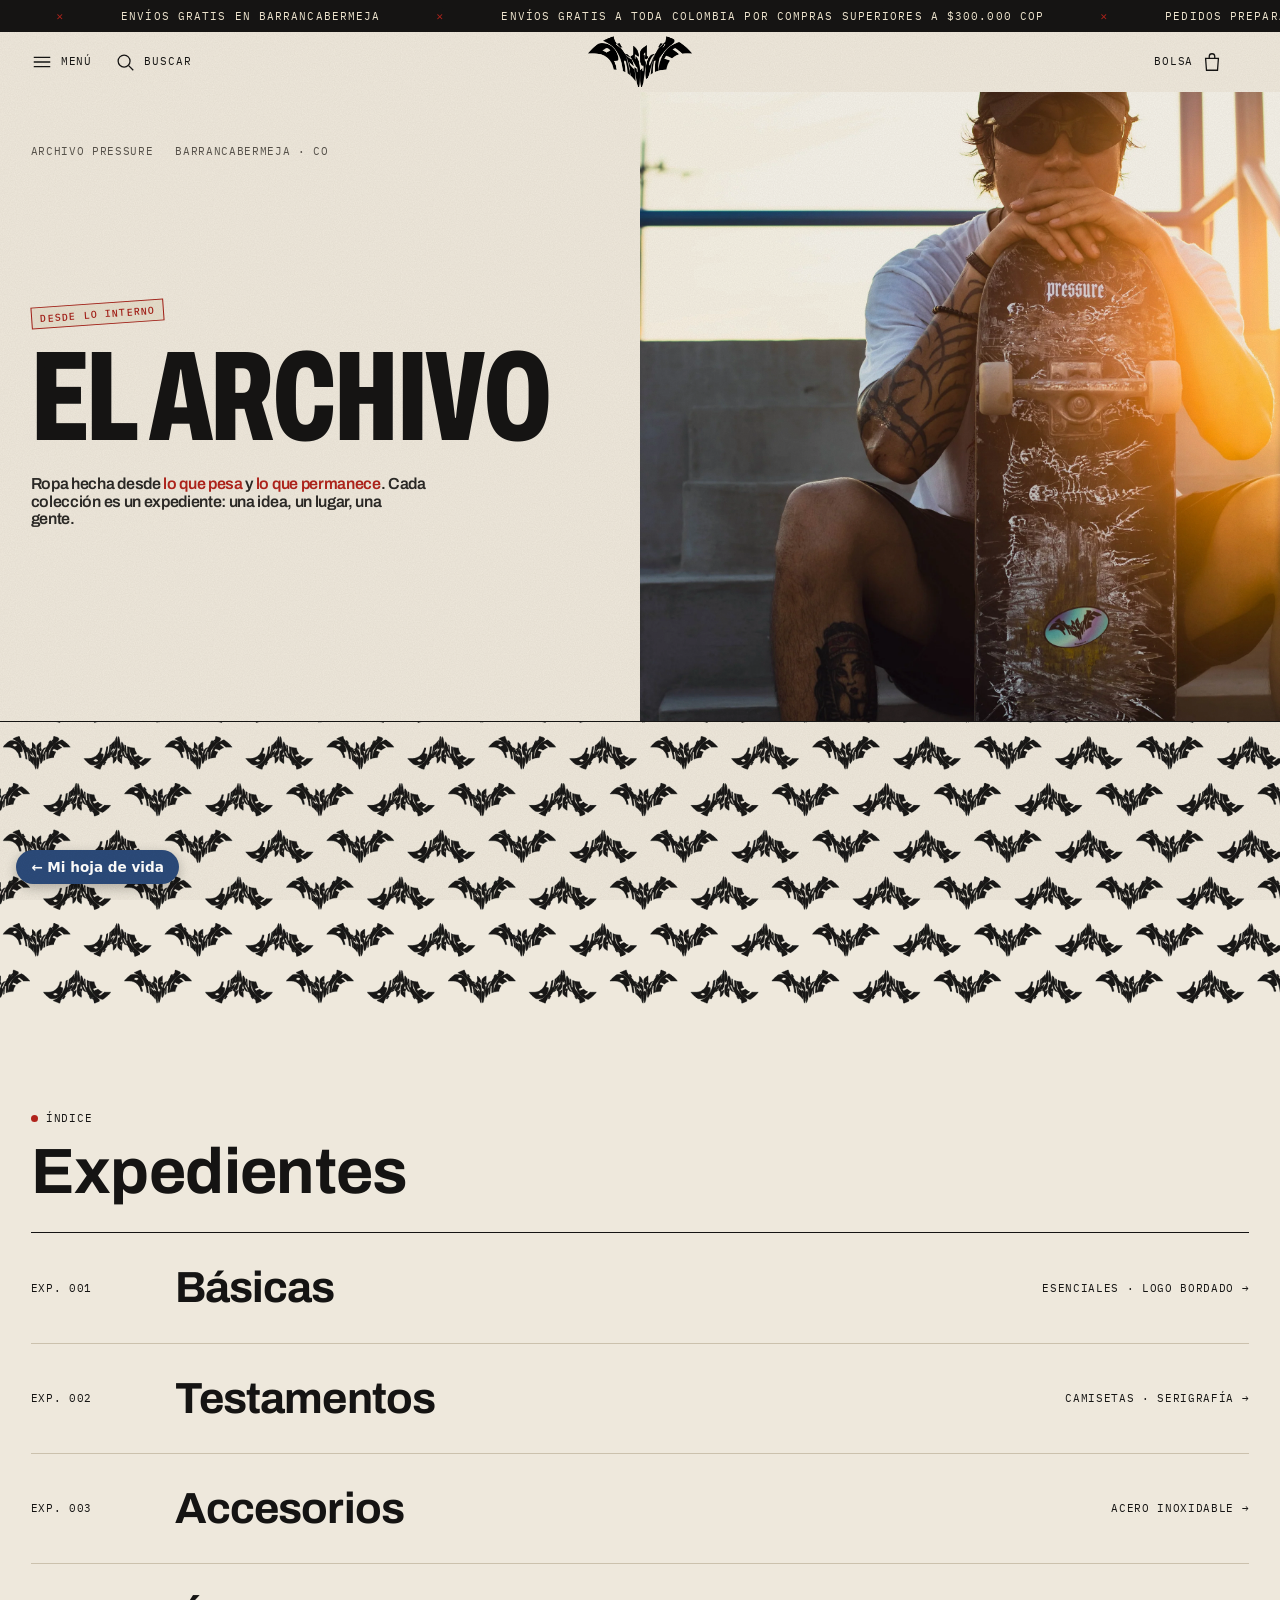
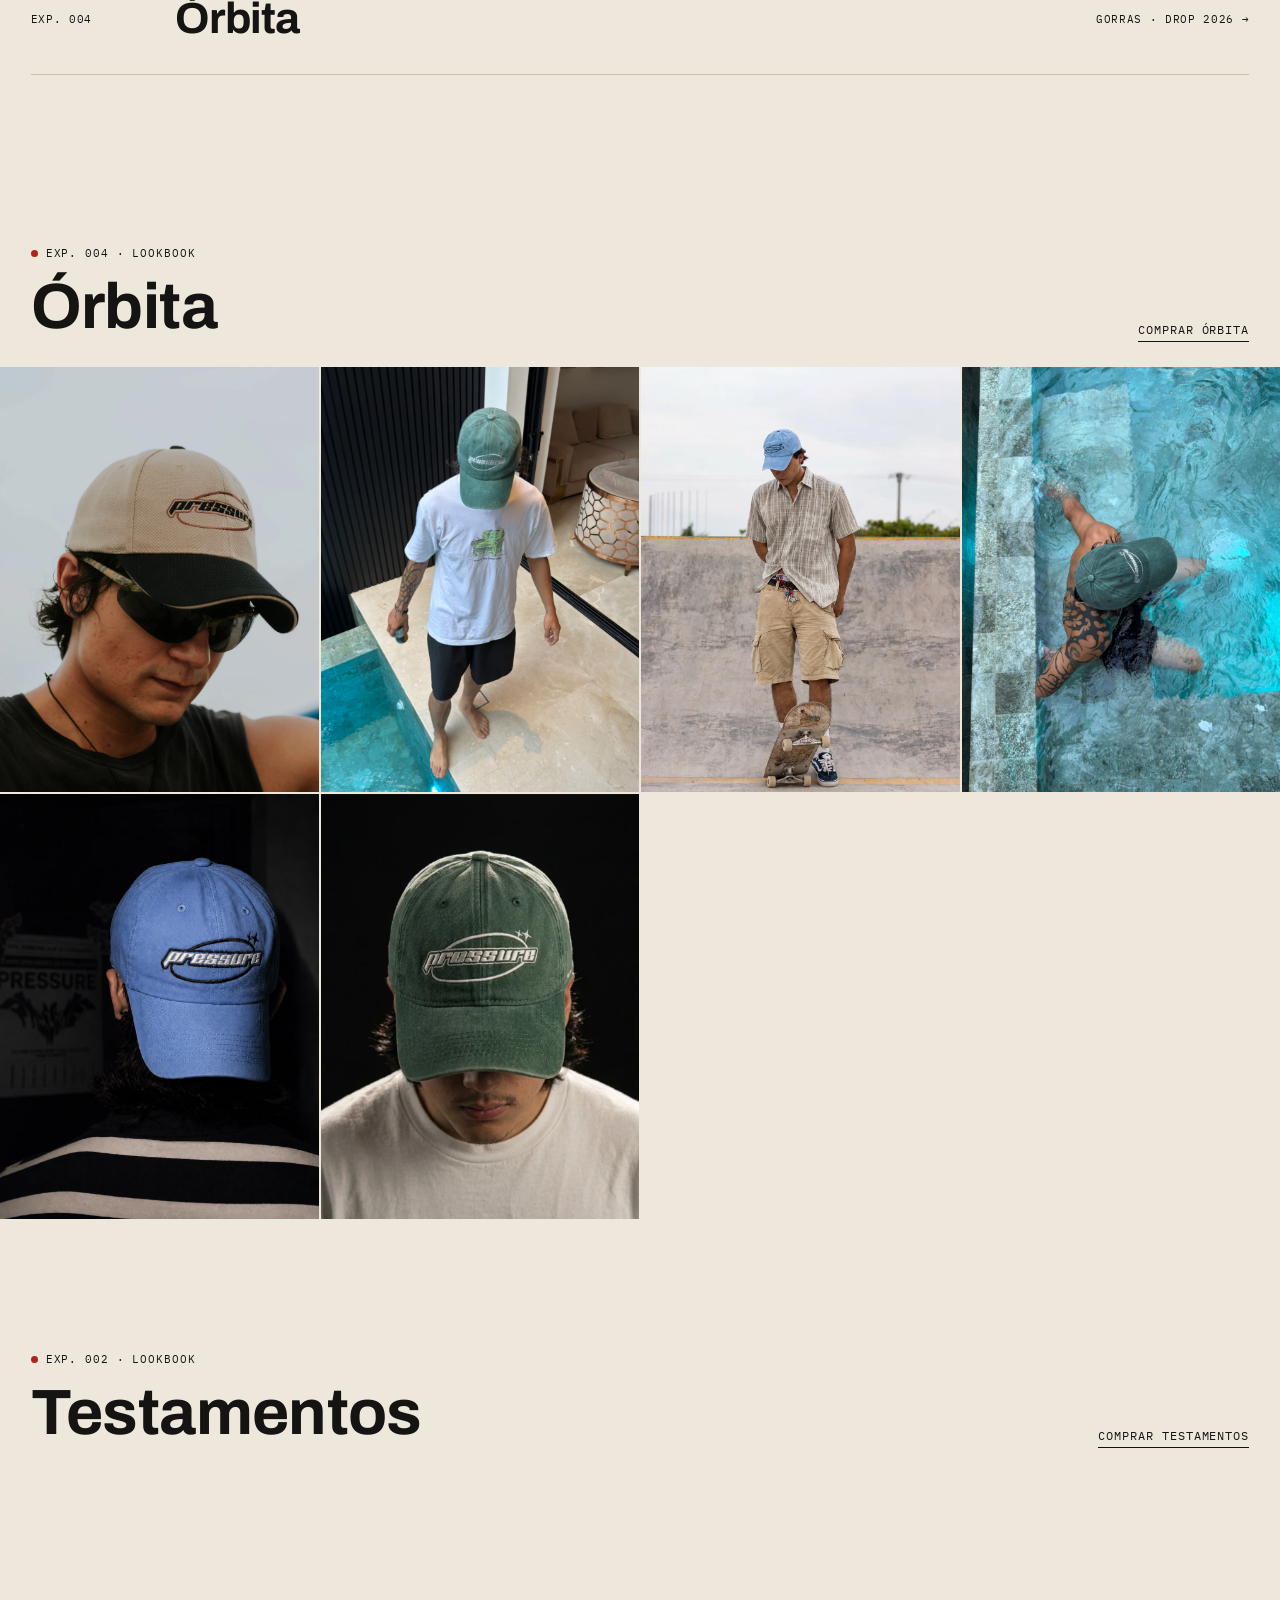
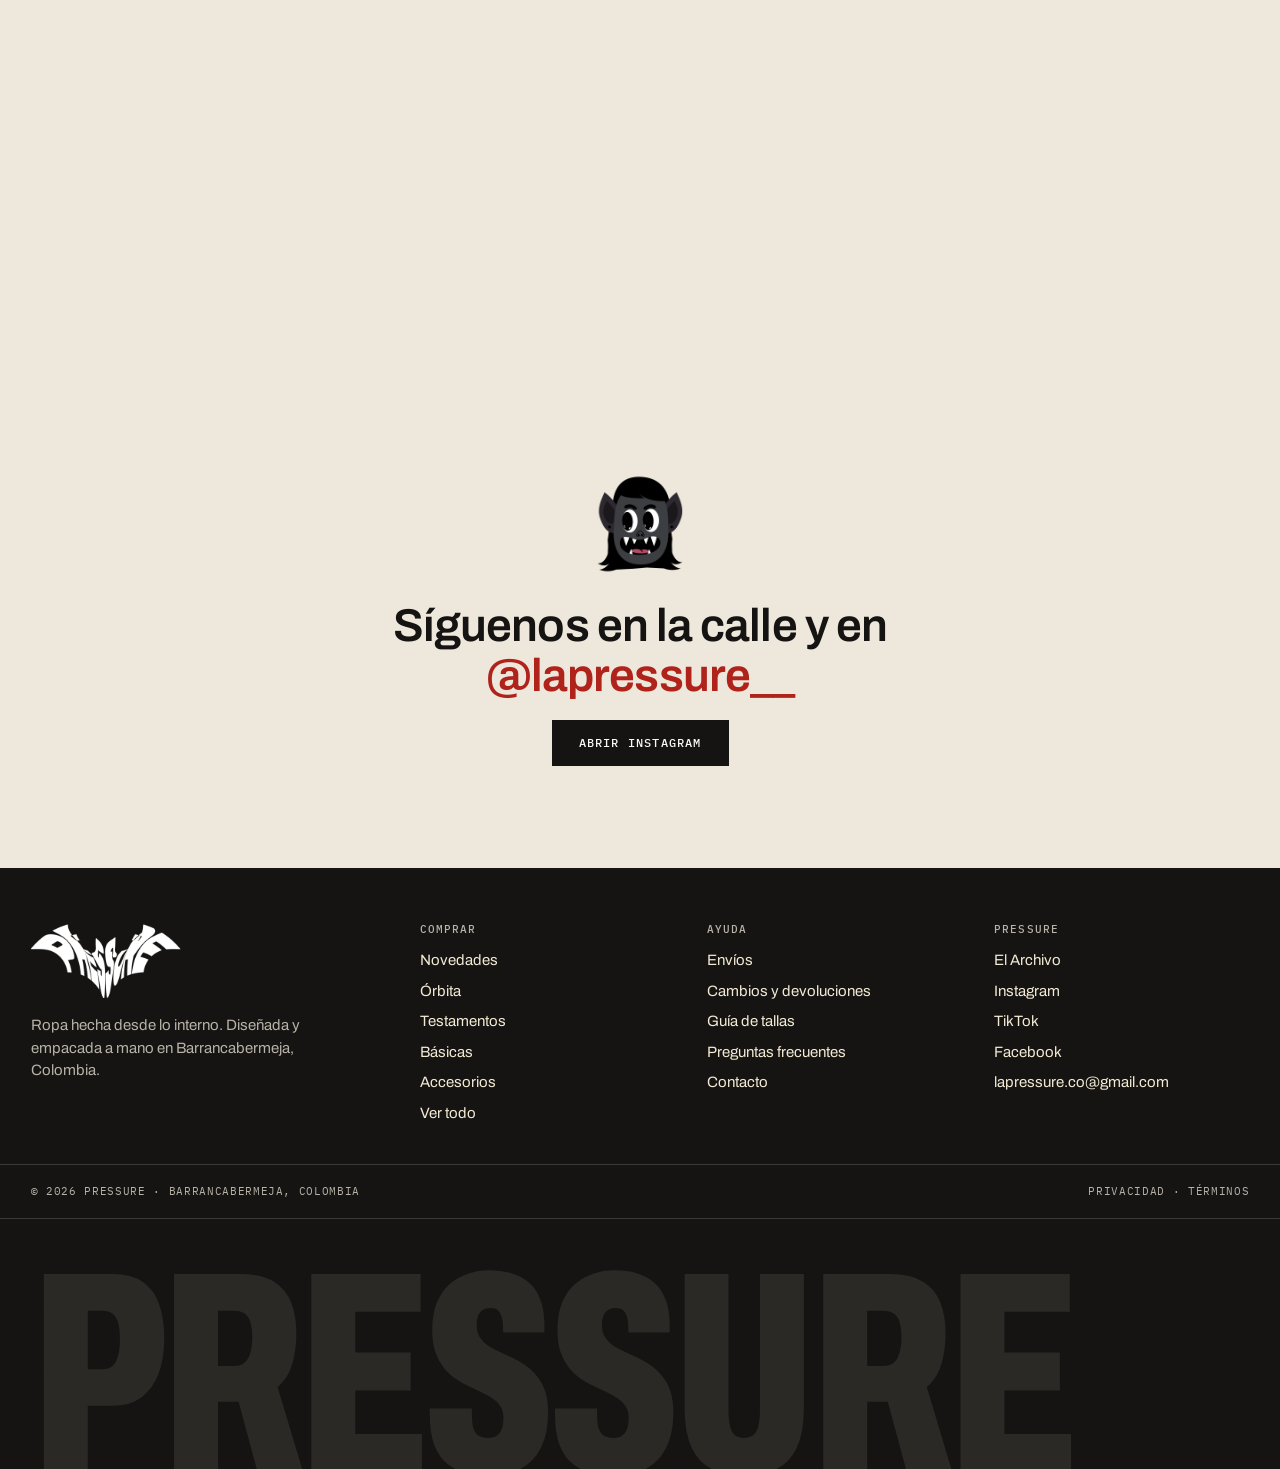
<file: pressure-web/archivo.html>
<!doctype html>
<html lang="es-CO">
<head>
<meta charset="utf-8">
<meta name="viewport" content="width=device-width, initial-scale=1">
<title>El Archivo | PRESSURE</title>
<meta name="description" content="El Archivo PRESSURE: expedientes, lookbooks y la calle de Barrancabermeja.">
<meta name="theme-color" content="#eee8dc">
<meta property="og:site_name" content="PRESSURE">
<meta property="og:title" content="El Archivo | PRESSURE">
<meta property="og:description" content="El Archivo PRESSURE: expedientes, lookbooks y la calle de Barrancabermeja.">
<meta property="og:image" content="assets/img/editorial/img_024.webp">
<link rel="icon" href="assets/img/editorial/pressure_personaje_solo_cabeza.webp" type="image/webp">
<link rel="preconnect" href="https://fonts.googleapis.com">
<link rel="preconnect" href="https://fonts.gstatic.com" crossorigin>
<link href="https://fonts.googleapis.com/css2?family=Archivo:wdth,wght@62..125,100..900&family=IBM+Plex+Mono:wght@400;500&display=swap" rel="stylesheet">
<link rel="stylesheet" href="assets/css/styles.css">
</head>
<body data-page="archive">
    <!-- R8: volver a la hoja de vida -->
    <a class="volver-cv" href="../index.html">&larr; Mi hoja de vida</a>

<main id="main">
  <section class="col-hero" style="min-height:70vh">
    <div class="col-hero__text">
      <div class="col-hero__ticks mono"><span>Archivo PRESSURE</span><span>Barrancabermeja · CO</span></div>
      <div>
        <span class="stamp">Desde lo interno</span>
        <h1 class="display" style="margin:18px 0 22px">El Archivo</h1>
        <p class="manifesto">Ropa hecha desde <em>lo que pesa</em> y <em>lo que permanece</em>. Cada colección es un expediente: una idea, un lugar, una gente.</p>
      </div>
      <span></span>
    </div>
    <div class="col-hero__media"><img src="assets/img/editorial/img_5393.webp" alt="Skater con camiseta PRESSURE"></div>
  </section>

  <div class="pattern-band" role="img" aria-label="Patrón del logo PRESSURE"></div>

  <section class="section wrap">
    <div class="section-head"><div><span class="tag-file">Índice</span><h2 style="margin-top:12px">Expedientes</h2></div></div>
    <nav class="timeline" id="timeline" aria-label="Colecciones"></nav>
  </section>

  <div id="lookbooks"></div>

  <section class="section wrap" style="text-align:center;display:grid;gap:18px;justify-items:center">
    <img src="assets/img/editorial/pressure_personaje_solo_cabeza.webp" alt="" width="120" height="120" style="width:120px">
    <p class="manifesto" style="margin-inline:auto">Síguenos en la calle y en <em>@lapressure__</em></p>
    <a class="btn" data-cfg="instagram" href="https://www.instagram.com/lapressure__/" target="_blank" rel="noopener">Abrir Instagram</a>
  </section>
</main>
<script src="assets/js/config.js"></script>
<script src="assets/js/catalog.js"></script>
<script src="assets/js/app.js"></script>
</body>
</html>
</file>
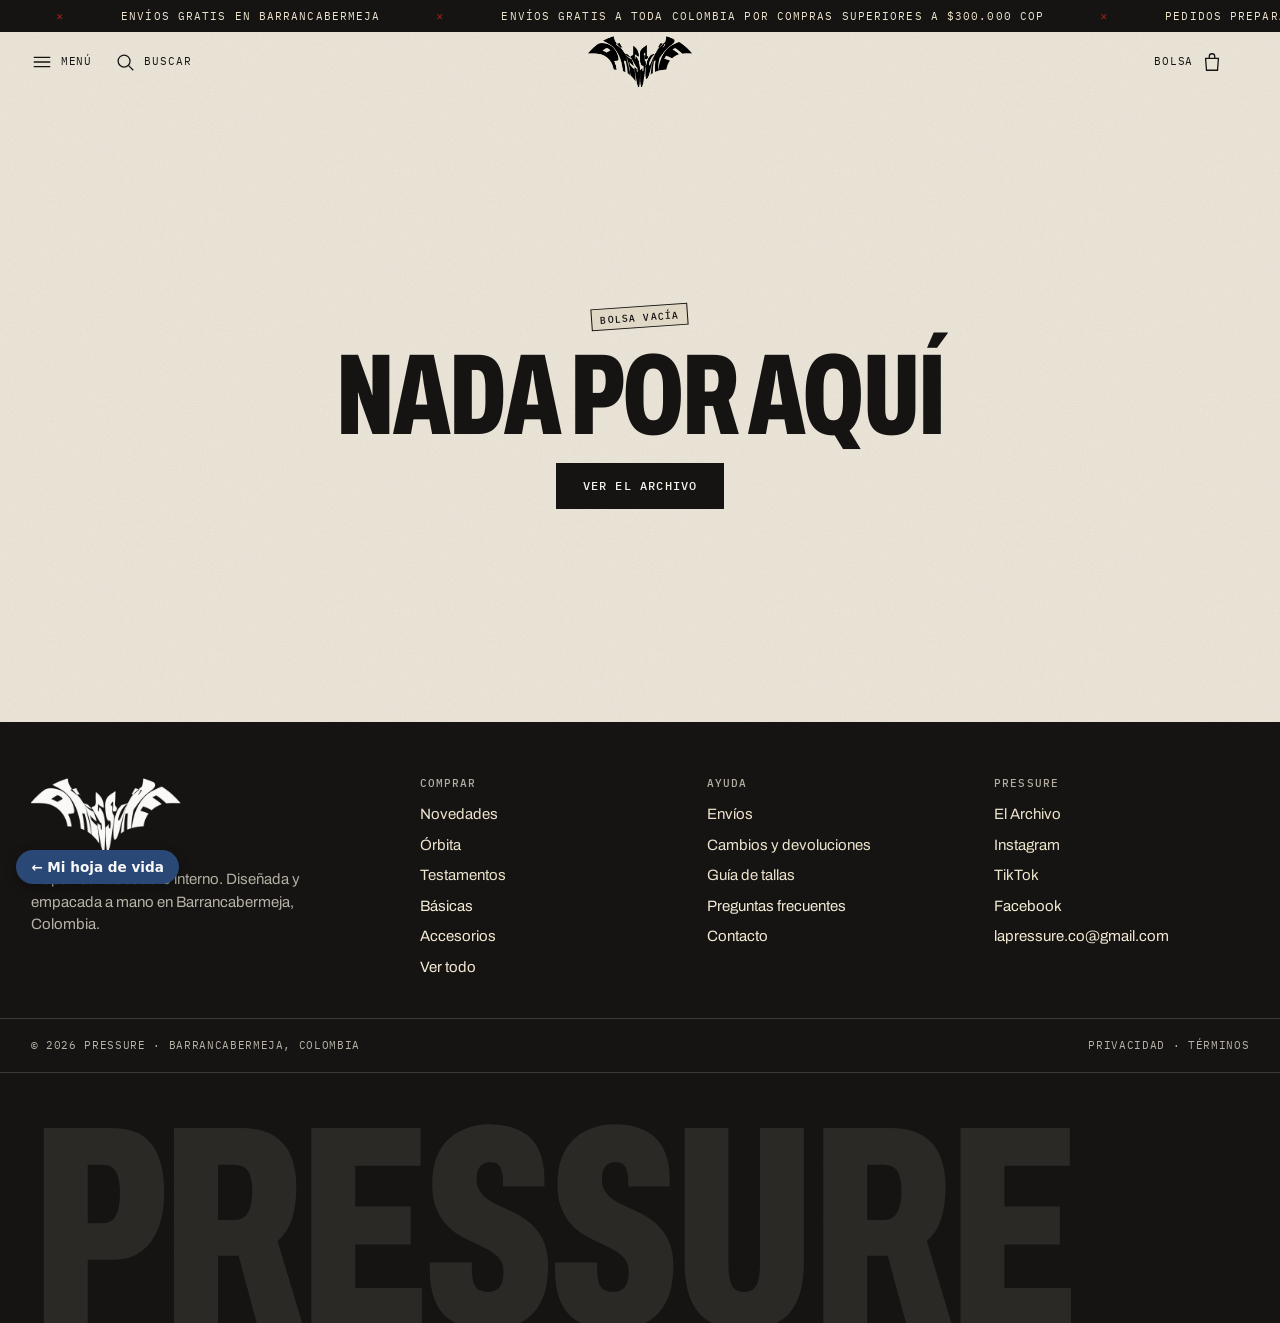
<file: pressure-web/checkout.html>
<!doctype html>
<html lang="es-CO">
<head>
<meta charset="utf-8">
<meta name="viewport" content="width=device-width, initial-scale=1">
<title>Finalizar pedido | PRESSURE</title>
<meta name="description" content="Finaliza tu pedido PRESSURE: paga en línea o por WhatsApp.">
<meta name="theme-color" content="#eee8dc">
<meta property="og:site_name" content="PRESSURE">
<meta property="og:title" content="Finalizar pedido | PRESSURE">
<meta property="og:description" content="Finaliza tu pedido PRESSURE: paga en línea o por WhatsApp.">
<meta property="og:image" content="assets/img/editorial/img_024.webp">
<link rel="icon" href="assets/img/editorial/pressure_personaje_solo_cabeza.webp" type="image/webp">
<link rel="preconnect" href="https://fonts.googleapis.com">
<link rel="preconnect" href="https://fonts.gstatic.com" crossorigin>
<link href="https://fonts.googleapis.com/css2?family=Archivo:wdth,wght@62..125,100..900&family=IBM+Plex+Mono:wght@400;500&display=swap" rel="stylesheet">
<link rel="stylesheet" href="assets/css/styles.css">
</head>
<body data-page="checkout">
    <!-- R8: volver a la hoja de vida -->
    <a class="volver-cv" href="../index.html">&larr; Mi hoja de vida</a>

<main id="main"></main>
<script src="assets/js/config.js"></script>
<script src="assets/js/catalog.js"></script>
<script src="assets/js/app.js"></script>
</body>
</html>
</file>
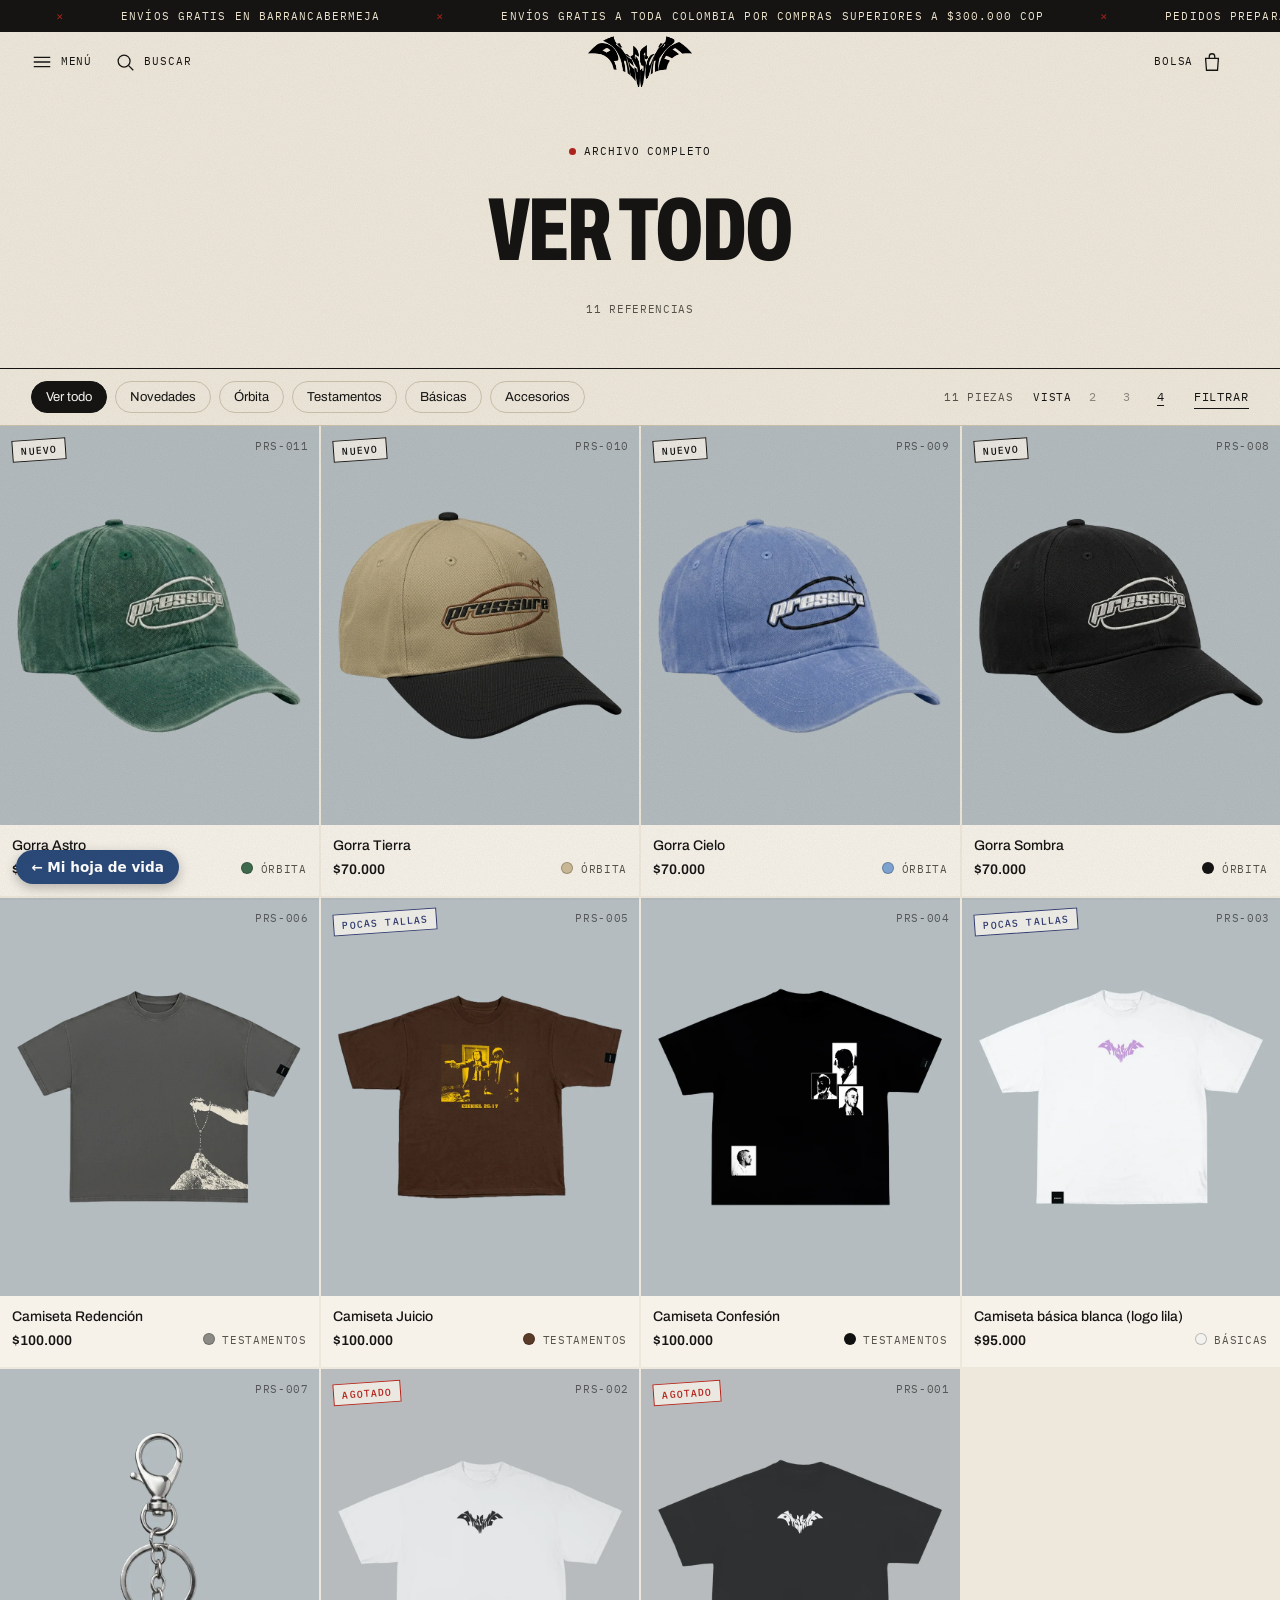
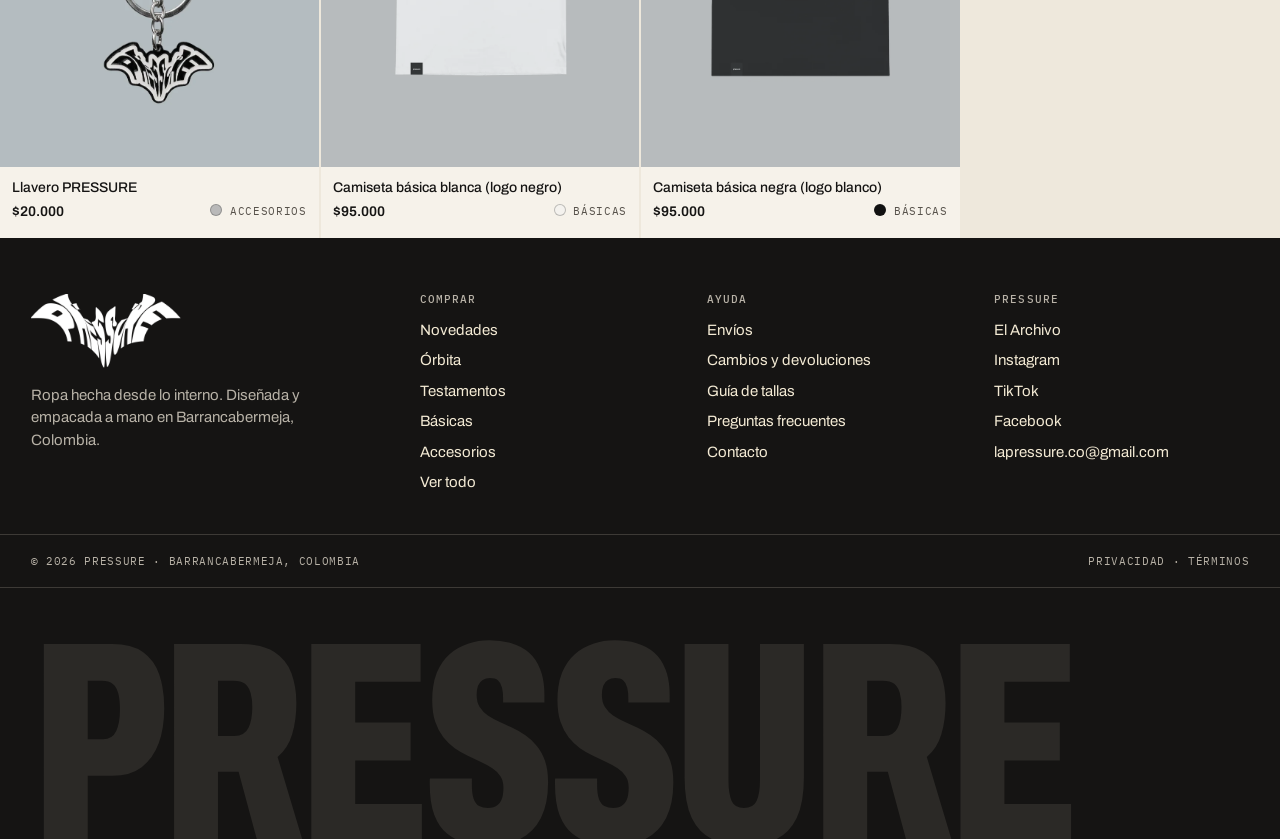
<file: pressure-web/coleccion.html>
<!doctype html>
<html lang="es-CO">
<head>
<meta charset="utf-8">
<meta name="viewport" content="width=device-width, initial-scale=1">
<title>Colección | PRESSURE</title>
<meta name="description" content="Colecciones PRESSURE.">
<meta name="theme-color" content="#eee8dc">
<meta property="og:site_name" content="PRESSURE">
<meta property="og:title" content="Colección | PRESSURE">
<meta property="og:description" content="Colecciones PRESSURE.">
<meta property="og:image" content="assets/img/editorial/img_024.webp">
<link rel="icon" href="assets/img/editorial/pressure_personaje_solo_cabeza.webp" type="image/webp">
<link rel="preconnect" href="https://fonts.googleapis.com">
<link rel="preconnect" href="https://fonts.gstatic.com" crossorigin>
<link href="https://fonts.googleapis.com/css2?family=Archivo:wdth,wght@62..125,100..900&family=IBM+Plex+Mono:wght@400;500&display=swap" rel="stylesheet">
<link rel="stylesheet" href="assets/css/styles.css">
</head>
<body data-page="collection">
    <!-- R8: volver a la hoja de vida -->
    <a class="volver-cv" href="../index.html">&larr; Mi hoja de vida</a>

<main id="main"></main>
<script src="assets/js/config.js"></script>
<script src="assets/js/catalog.js"></script>
<script src="assets/js/app.js"></script>
</body>
</html>
</file>
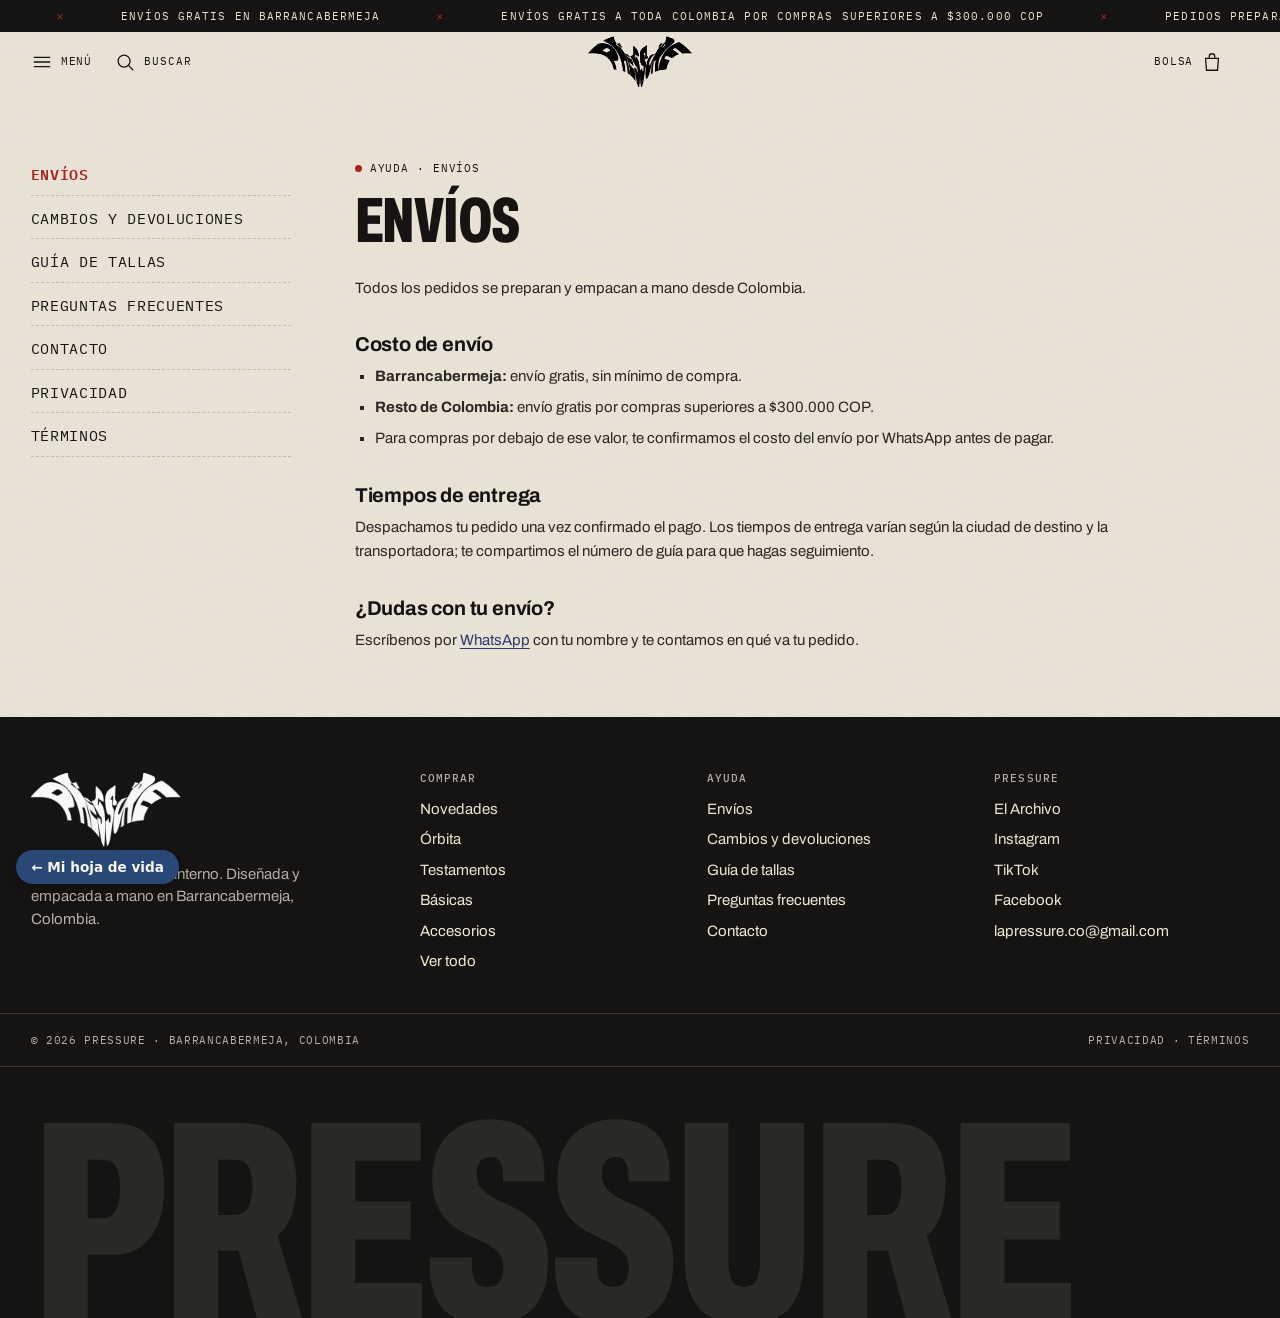
<file: pressure-web/info.html>
<!doctype html>
<html lang="es-CO">
<head>
<meta charset="utf-8">
<meta name="viewport" content="width=device-width, initial-scale=1">
<title>Ayuda | PRESSURE</title>
<meta name="description" content="Envíos, cambios, tallas, contacto y políticas de PRESSURE.">
<meta name="theme-color" content="#eee8dc">
<meta property="og:site_name" content="PRESSURE">
<meta property="og:title" content="Ayuda | PRESSURE">
<meta property="og:description" content="Envíos, cambios, tallas, contacto y políticas de PRESSURE.">
<meta property="og:image" content="assets/img/editorial/img_024.webp">
<link rel="icon" href="assets/img/editorial/pressure_personaje_solo_cabeza.webp" type="image/webp">
<link rel="preconnect" href="https://fonts.googleapis.com">
<link rel="preconnect" href="https://fonts.gstatic.com" crossorigin>
<link href="https://fonts.googleapis.com/css2?family=Archivo:wdth,wght@62..125,100..900&family=IBM+Plex+Mono:wght@400;500&display=swap" rel="stylesheet">
<link rel="stylesheet" href="assets/css/styles.css">
</head>
<body data-page="info">
    <!-- R8: volver a la hoja de vida -->
    <a class="volver-cv" href="../index.html">&larr; Mi hoja de vida</a>

<main id="main">
  <div class="doc">
    <nav class="doc__nav mono" aria-label="Ayuda">
      <a href="info.html?doc=envios">Envíos</a>
      <a href="info.html?doc=cambios">Cambios y devoluciones</a>
      <a href="info.html?doc=tallas">Guía de tallas</a>
      <a href="info.html?doc=faq">Preguntas frecuentes</a>
      <a href="info.html?doc=contacto">Contacto</a>
      <a href="info.html?doc=privacidad">Privacidad</a>
      <a href="info.html?doc=terminos">Términos</a>
    </nav>
    <div class="doc__body">

      <article data-doc="envios">
        <span class="tag-file">Ayuda · Envíos</span>
        <h1 class="display">Envíos</h1>
        <p>Todos los pedidos se preparan y empacan a mano desde Colombia.</p>
        <h2>Costo de envío</h2>
        <ul>
          <li><strong>Barrancabermeja:</strong> envío gratis, sin mínimo de compra.</li>
          <li><strong>Resto de Colombia:</strong> envío gratis por compras superiores a <span data-threshold></span> COP.</li>
          <li>Para compras por debajo de ese valor, te confirmamos el costo del envío por WhatsApp antes de pagar.</li>
        </ul>
        <h2>Tiempos de entrega</h2>
        <p>Despachamos tu pedido una vez confirmado el pago. Los tiempos de entrega varían según la ciudad de destino y la transportadora; te compartimos el número de guía para que hagas seguimiento.</p>
        <h2>¿Dudas con tu envío?</h2>
        <p>Escríbenos por <a data-cfg="whatsapp" href="#" target="_blank" rel="noopener">WhatsApp</a> con tu nombre y te contamos en qué va tu pedido.</p>
      </article>

      <article data-doc="cambios">
        <span class="tag-file">Ayuda · Cambios</span>
        <h1 class="display">Cambios y devoluciones</h1>
        <h2>Cambios de talla o referencia</h2>
        <p>Si la talla no te quedó, puedes solicitar un cambio dentro de los 5 días hábiles siguientes a recibir tu pedido. La prenda debe estar sin uso, sin lavar y con sus etiquetas. El cambio está sujeto a disponibilidad.</p>
        <p>Los costos de envío del cambio corren por cuenta del cliente, excepto cuando el producto llegue con un defecto o no corresponda a lo que pediste.</p>
        <h2>Derecho de retracto</h2>
        <p>De acuerdo con el artículo 47 de la Ley 1480 de 2011 (Estatuto del Consumidor), en compras a distancia puedes retractarte dentro de los 5 días hábiles siguientes a la entrega. Debes devolver el producto en las mismas condiciones en que lo recibiste; los costos de transporte de la devolución corren por tu cuenta. Reintegramos el dinero dentro de los 30 días calendario siguientes.</p>
        <h2>Garantía</h2>
        <p>Todos nuestros productos cuentan con la garantía legal por defectos de fabricación. Si tu producto presenta un defecto, escríbenos con fotos y tu nombre.</p>
        <h2>¿Cómo solicitarlo?</h2>
        <p>Escríbenos por <a data-cfg="whatsapp" href="#" target="_blank" rel="noopener">WhatsApp</a> o a <a data-cfg="email" href="#"><span data-cfg-text="email"></span></a> indicando tu nombre, la prenda y el motivo.</p>
      </article>

      <article data-doc="tallas">
        <span class="tag-file">Ayuda · Tallas</span>
        <h1 class="display">Guía de tallas</h1>
        <div id="sizeGuideSlot" style="display:grid;gap:16px"></div>
        <h2>Gorras</h2>
        <p>Talla única con ajuste posterior.</p>
      </article>

      <article data-doc="faq">
        <span class="tag-file">Ayuda · FAQ</span>
        <h1 class="display">Preguntas frecuentes</h1>
        <div class="acc" style="margin-top:8px">
          <details open><summary>¿Cómo hago un pedido?</summary><div class="acc__body"><p>Agrega tus prendas a la bolsa, toca “Finalizar pedido”, completa tus datos y envía el pedido por WhatsApp. Te confirmamos disponibilidad, costo de envío y medios de pago.</p></div></details>
          <details><summary>¿Qué medios de pago reciben?</summary><div class="acc__body"><p>Te compartimos los medios de pago disponibles al confirmar tu pedido por WhatsApp.</p></div></details>
          <details><summary>¿Cómo sé cuál es mi talla?</summary><div class="acc__body"><p>Nuestras camisetas son oversize. Revisa la <a href="info.html?doc=tallas">guía de tallas</a> o escríbenos y te asesoramos.</p></div></details>
          <details><summary>¿Cuánto cuesta el envío?</summary><div class="acc__body"><p>Gratis en Barrancabermeja y gratis a toda Colombia por compras superiores a <span data-threshold></span> COP. <a href="info.html?doc=envios">Ver envíos</a>.</p></div></details>
          <details><summary>¿Puedo cambiar una prenda?</summary><div class="acc__body"><p>Sí. Revisa nuestra <a href="info.html?doc=cambios">política de cambios y devoluciones</a>.</p></div></details>
          <details><summary>¿Una prenda agotada vuelve?</summary><div class="acc__body"><p>Algunas referencias se reponen. Escríbenos por <a data-cfg="whatsapp" href="#" target="_blank" rel="noopener">WhatsApp</a> y te avisamos.</p></div></details>
        </div>
      </article>

      <article data-doc="contacto">
        <span class="tag-file">Ayuda · Contacto</span>
        <h1 class="display">Contacto</h1>
        <p>Desde <span data-cfg-text="city"></span>. Respondemos por WhatsApp, correo y redes.</p>
        <div class="contact-grid">
          <a class="contact-card" data-cfg="whatsapp" href="#" target="_blank" rel="noopener"><span class="mono">WhatsApp</span><strong>Escríbenos</strong><span>Pedidos, tallas y envíos.</span></a>
          <a class="contact-card" data-cfg="email" href="#"><span class="mono">Correo</span><strong data-cfg-text="email" style="font-size:15px;word-break:break-all"></strong><span>Cambios y garantías.</span></a>
          <a class="contact-card" data-cfg="instagram" href="#" target="_blank" rel="noopener"><span class="mono">Instagram</span><strong>@lapressure__</strong><span>Lanzamientos y archivo.</span></a>
        </div>
      </article>

      <article data-doc="privacidad">
        <span class="tag-file">Legal · Privacidad</span>
        <h1 class="display">Política de privacidad</h1>
        <p>PRESSURE es responsable del tratamiento de los datos personales que recibe a través de este sitio, de acuerdo con la Ley 1581 de 2012 y sus decretos reglamentarios.</p>
        <h2>Qué datos recogemos</h2>
        <p>Nombre, celular, documento de identidad (para la guía de envío), dirección y correo, solo cuando haces un pedido, nos escribes o te suscribes a nuestra lista.</p>
        <h2>Para qué los usamos</h2>
        <ul>
          <li>Gestionar, despachar y hacer seguimiento a tus pedidos.</li>
          <li>Atender cambios, garantías y solicitudes.</li>
          <li>Enviarte novedades, solo si lo autorizas.</li>
        </ul>
        <h2>Con quién los compartimos</h2>
        <p>Únicamente con las transportadoras que entregan tu pedido y con las plataformas que usamos para comunicarnos contigo (WhatsApp y, si te suscribes, nuestro proveedor de correo). No vendemos tus datos.</p>
        <h2>Tu bolsa y tu navegador</h2>
        <p>El contenido de tu bolsa y tus datos de envío se guardan solo en tu navegador para que no los pierdas. Puedes borrarlos vaciando la bolsa o limpiando los datos del sitio.</p>
        <h2>Tus derechos</h2>
        <p>Puedes conocer, actualizar, rectificar y solicitar la supresión de tus datos, o revocar tu autorización, escribiendo a <a data-cfg="email" href="#"><span data-cfg-text="email"></span></a>. También puedes acudir a la Superintendencia de Industria y Comercio.</p>
      </article>

      <article data-doc="terminos">
        <span class="tag-file">Legal · Términos</span>
        <h1 class="display">Términos y condiciones</h1>
        <p>Al hacer un pedido en este sitio aceptas estos términos.</p>
        <h2>Precios y disponibilidad</h2>
        <p>Los precios están en pesos colombianos (COP). Todo pedido está sujeto a confirmación de disponibilidad por WhatsApp; si una prenda se agota, te ofrecemos un cambio o el reembolso total.</p>
        <h2>Confirmación del pedido</h2>
        <p>Tu pedido queda confirmado cuando recibimos el pago. Despachamos según lo descrito en <a href="info.html?doc=envios">Envíos</a>.</p>
        <h2>Cambios, retracto y garantía</h2>
        <p>Consulta nuestra <a href="info.html?doc=cambios">política de cambios y devoluciones</a>.</p>
        <h2>Propiedad intelectual</h2>
        <p>La marca, los logotipos, gráficos, fotografías y diseños de PRESSURE están protegidos y no pueden usarse sin autorización.</p>
      </article>

    </div>
  </div>
</main>
<script src="assets/js/config.js"></script>
<script src="assets/js/catalog.js"></script>
<script src="assets/js/app.js"></script>
</body>
</html>
</file>
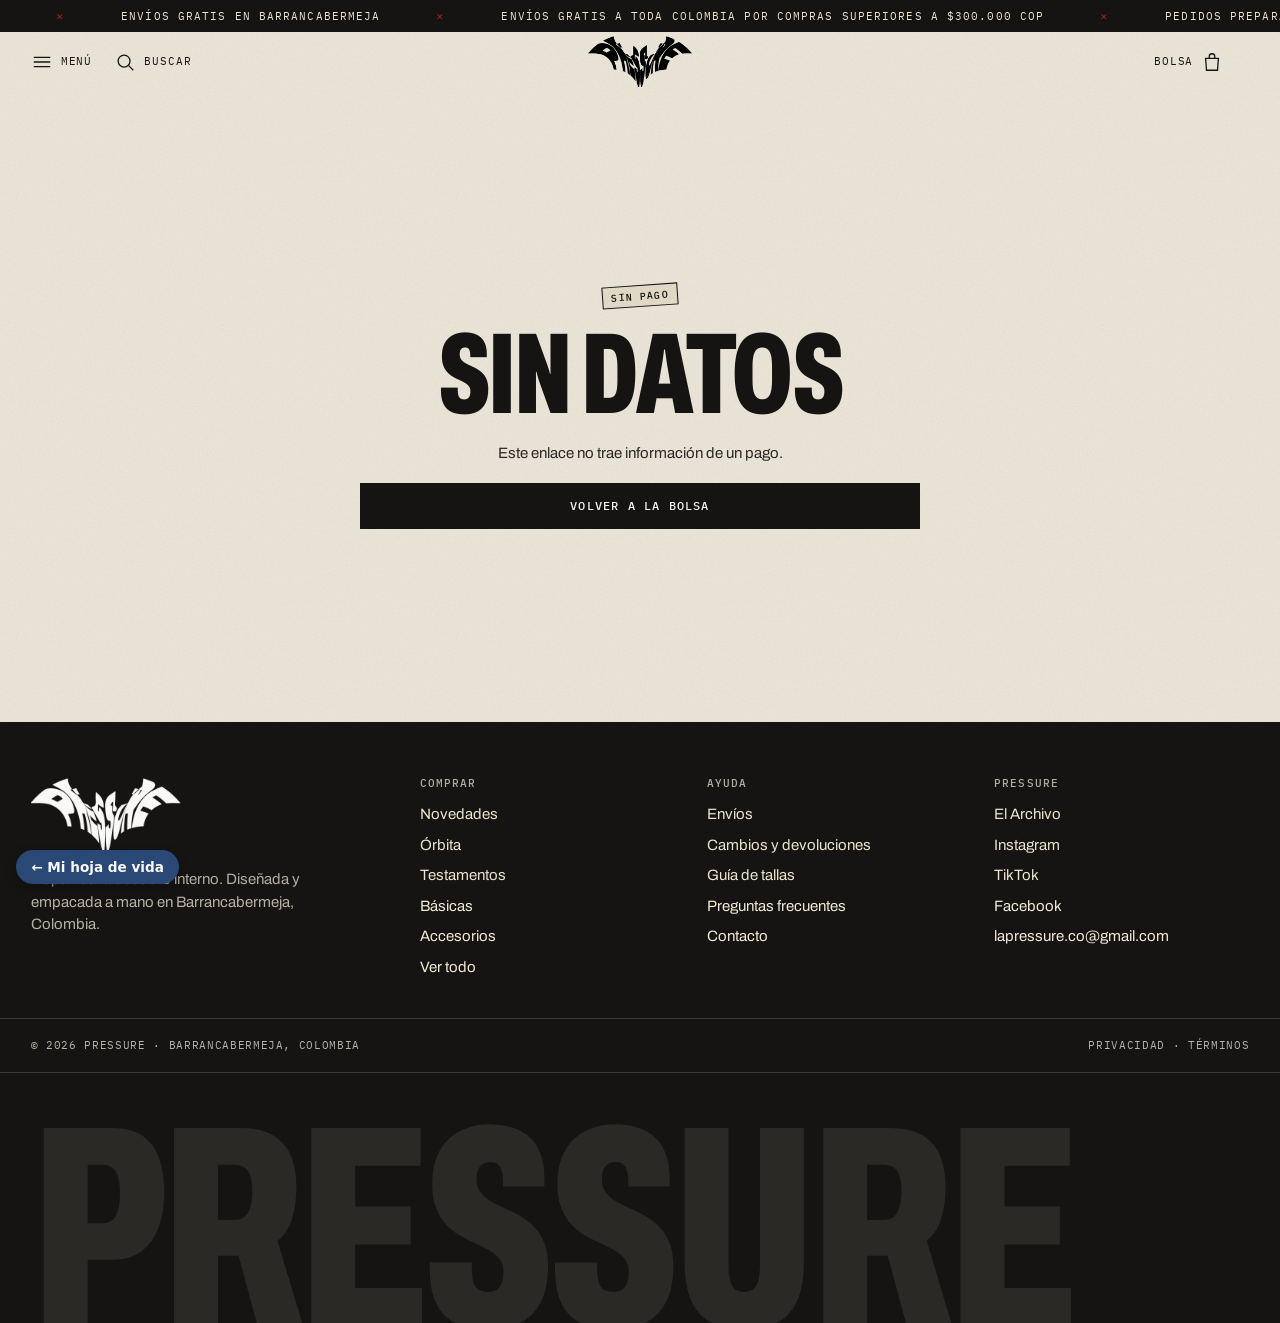
<file: pressure-web/pago.html>
<!doctype html>
<html lang="es-CO">
<head>
<meta charset="utf-8">
<meta name="viewport" content="width=device-width, initial-scale=1">
<title>Pago | PRESSURE</title>
<meta name="description" content="Resultado de tu pago en PRESSURE.">
<meta name="robots" content="noindex">
<meta name="theme-color" content="#eee8dc">
<meta property="og:site_name" content="PRESSURE">
<meta property="og:title" content="Pago | PRESSURE">
<meta property="og:description" content="Resultado de tu pago en PRESSURE.">
<meta property="og:image" content="assets/img/editorial/img_024.webp">
<link rel="icon" href="assets/img/editorial/pressure_personaje_solo_cabeza.webp" type="image/webp">
<link rel="preconnect" href="https://fonts.googleapis.com">
<link rel="preconnect" href="https://fonts.gstatic.com" crossorigin>
<link href="https://fonts.googleapis.com/css2?family=Archivo:wdth,wght@62..125,100..900&family=IBM+Plex+Mono:wght@400;500&display=swap" rel="stylesheet">
<link rel="stylesheet" href="assets/css/styles.css">
</head>
<body data-page="payment">
    <!-- R8: volver a la hoja de vida -->
    <a class="volver-cv" href="../index.html">&larr; Mi hoja de vida</a>

<main id="main"></main>
<script src="assets/js/config.js"></script>
<script src="assets/js/catalog.js"></script>
<script src="assets/js/app.js"></script>
</body>
</html>
</file>
<file: styles.css>
/* =========================================================
   Hoja de vida - Sebastián Calderón
   Mobile First (R2): primero los estilos para celular,
   las @media (min-width) van al final del archivo.
   ========================================================= */

/* ---------- Colores y medidas reutilizables ---------- */
:root {
    --azul-oscuro: #2b4a7a;
    --azul: #3f72af;
    --gris-linea: #dcdcdc;
    --gris-texto: #6b6b6b;
    --texto: #222222;
    --fondo-pagina: #f2f4f7;
    --blanco: #ffffff;
}

/* ---------- Base ---------- */
* {
    box-sizing: border-box;
}

html {
    background-color: var(--fondo-pagina);
}

/* R6: ancho máximo, centrado y unidades relativas */
body {
    max-width: 64rem;
    margin: 0 auto;
    background-color: var(--blanco);
    color: var(--texto);
    font-family: "Poppins", sans-serif;
    font-size: 1rem;
    line-height: 1.6;
}

/* R7: las imágenes nunca se salen de su contenedor */
img {
    max-width: 100%;
    height: auto;
    display: block;
}

/* ---------- Estructura de la página ---------- */
/* R4: grid por áreas. En celular todo va en una sola columna */
body {
    display: grid;
    grid-template-columns: 1fr;
    grid-template-areas:
        "cabecera"
        "menu"
        "principal"
        "lateral"
        "pie";
}

.cabecera { grid-area: cabecera; }
.menu     { grid-area: menu; }
.principal { grid-area: principal; }
.lateral  { grid-area: lateral; }
.pie      { grid-area: pie; }

.principal,
.lateral {
    min-width: 0;
}

/* ---------- Cabecera ---------- */
.cabecera {
    background-color: var(--azul-oscuro);
    color: var(--blanco);
    text-align: center;
    padding: 2rem 1rem;
}

.cabecera img {
    width: 8rem;
    aspect-ratio: 1 / 1;
    object-fit: cover;
    border-radius: 50%;
    border: 0.2rem solid var(--blanco);
    margin: 0 auto 1rem;
}

.cabecera h1 {
    font-size: 1.6rem;
    line-height: 1.2;
    margin: 0;
}

.cabecera p {
    margin: 0.5rem 0 0;
    font-weight: 500;
    letter-spacing: 0.1em;
    color: #c9daf0;
}

/* ---------- Menú (R8) ---------- */
.menu {
    background-color: var(--azul);
}

.menu ul {
    list-style: none;
    margin: 0;
    padding: 0.5rem;
    display: flex;
    flex-wrap: wrap;
    justify-content: center;
    gap: 0.25rem 1rem;
}

.menu a {
    display: block;
    padding: 0.4rem 0.5rem;
    color: var(--blanco);
    text-decoration: none;
    font-weight: 500;
    font-size: 0.95rem;
}

.menu a:hover,
.menu a:focus {
    text-decoration: underline;
    text-underline-offset: 0.3em;
}

/* Página en la que está el usuario */
.menu a[aria-current="page"] {
    font-weight: 700;
    text-decoration: underline;
    text-decoration-thickness: 0.15em;
    text-underline-offset: 0.3em;
}

/* ---------- Secciones ---------- */
section {
    padding: 1.5rem 1rem;
    border-bottom: 1px solid var(--gris-linea);
}

h2 {
    margin: 0 0 1rem;
    font-size: 1.15rem;
    font-weight: 500;
    text-transform: uppercase;
    letter-spacing: 0.3em;
    color: var(--azul-oscuro);
}

#perfil p {
    margin: 0;
}

/* ---------- Fichas de formación y experiencia ---------- */
.item + .item {
    margin-top: 1.25rem;
}

.item h3 {
    margin: 0;
    font-size: 1.05rem;
    font-weight: 500;
}

.item p {
    margin: 0;
}

.item .lugar {
    font-size: 0.9rem;
    color: var(--gris-texto);
}

.item .fecha {
    margin-bottom: 0.4rem;
    font-size: 0.85rem;
    font-weight: 500;
    color: var(--azul);
}

/* ---------- Listas de la columna lateral ---------- */
.lista {
    margin: 0;
    padding-left: 1.2rem;
}

.lista li::marker {
    color: var(--azul);
}

/* ---------- Tarjetas de habilidades ---------- */
/* R5: las columnas se crean solas según el espacio disponible */
.tarjetas {
    list-style: none;
    margin: 0;
    padding: 0;
    display: grid;
    grid-template-columns: repeat(auto-fit, minmax(8rem, 1fr));
    gap: 0.6rem;
}

.subtitulo {
    margin: 0 0 0.6rem;
    font-size: 0.9rem;
    font-weight: 600;
    color: var(--gris-texto);
}

.tarjetas + .subtitulo {
    margin-top: 1.25rem;
}

.tarjetas li {
    padding: 0.6rem 0.75rem;
    background-color: #f7f9fc;
    border: 1px solid var(--gris-linea);
    border-left: 0.25rem solid var(--azul);
    border-radius: 0.4rem;
    font-size: 0.9rem;
    font-weight: 500;
}

/* ---------- Páginas de proyectos y contacto ---------- */
.intro {
    margin: 0 0 1.5rem;
    color: var(--gris-texto);
}

/* R5: rejilla de paneles que se acomoda sola */
.rejilla {
    list-style: none;
    margin: 0;
    padding: 0;
    display: grid;
    grid-template-columns: repeat(auto-fit, minmax(15rem, 1fr));
    gap: 1rem;
}

.panel {
    display: flex;
    flex-direction: column;
    gap: 0.75rem;
    padding: 1.25rem;
    border: 1px solid var(--gris-linea);
    border-top: 0.25rem solid var(--azul);
    border-radius: 0.5rem;
}

.panel h3 {
    margin: 0;
    font-size: 1.05rem;
    font-weight: 600;
    color: var(--azul-oscuro);
}

.panel p {
    margin: 0;
}

.etiquetas {
    list-style: none;
    margin: 0;
    padding: 0;
    display: flex;
    flex-wrap: wrap;
    gap: 0.4rem;
}

.etiquetas li {
    padding: 0.15rem 0.6rem;
    border-radius: 1rem;
    background-color: #e8eef7;
    color: var(--azul-oscuro);
    font-size: 0.8rem;
    font-weight: 500;
}

.panel .tipo {
    margin-top: -0.5rem;
    font-size: 0.85rem;
    color: var(--gris-texto);
}

.enlaces {
    margin-top: auto;
    display: flex;
    flex-wrap: wrap;
    gap: 0.5rem 1.25rem;
}

.enlace {
    margin-top: auto;
    color: var(--azul);
    font-weight: 600;
    text-decoration: none;
    overflow-wrap: anywhere;
}

.enlace:hover,
.enlace:focus {
    text-decoration: underline;
}

/* ---------- Pie de página ---------- */
.pie {
    background-color: var(--azul-oscuro);
    color: var(--blanco);
    text-align: center;
    padding: 1.5rem 1rem;
    font-size: 0.9rem;
}

.pie p {
    margin: 0;
}


/* =========================================================
   R2 y R3: media queries al final, de menor a mayor
   ========================================================= */

/* ---------- Tablet: desde 600px ---------- */
@media (min-width: 600px) {

    /* La cabecera pasa a fila: foto a la izquierda, texto a la derecha */
    .cabecera {
        display: grid;
        grid-template-columns: auto 1fr;
        grid-template-areas:
            "foto nombre"
            "foto profesion";
        column-gap: 1.5rem;
        align-items: center;
        text-align: left;
        padding: 2rem;
    }

    .cabecera img     { grid-area: foto; margin: 0; }
    .cabecera h1      { grid-area: nombre; align-self: end; font-size: 2rem; }
    .cabecera p       { grid-area: profesion; align-self: start; }

    section {
        padding: 1.75rem 2rem;
    }
}

/* ---------- Computador: desde 1024px ---------- */
@media (min-width: 1024px) {

    body {
        margin: 2rem auto;
        box-shadow: 0 0.25rem 1.5rem rgba(0, 0, 0, 0.08);
    }

    /* R4: en la hoja de vida aparece la columna lateral a la derecha */
    .hoja-vida {
        grid-template-columns: 2fr 1fr;
        grid-template-areas:
            "cabecera  cabecera"
            "menu      menu"
            "principal lateral"
            "pie       pie";
    }

    .lateral {
        border-left: 1px solid var(--gris-linea);
    }

    .cabecera img {
        width: 9rem;
    }

    .cabecera h1 {
        font-size: 2.4rem;
    }
}
</file>
<file: pressure-html/css/style.css>
/* Paleta tomada de las fotos del cuaderno "Pressure Archive" que envió el cliente */
:root {
    --color-mesa: #c8322b;          /* rojo de la mesa sobre la que se fotografió el cuaderno */
    --color-portada: #1f1b19;       /* negro de las tapas */
    --color-portada-lomo: #151110;
    --color-hoja: #f1ebdf;          /* crema de las hojas */
    --color-hoja-linea: rgba(42, 29, 34, 0.28);
    --color-foto: #fdfaf3;          /* papel de las fotos pegadas */
    --color-cinta: rgba(222, 205, 170, 0.82);
    --color-tinta: #2a1d22;         /* tinta del lapicero de las ilustraciones */
    --color-texto: #3a2f2f;
    --color-texto-suave: #6b5f57;
    --color-azul: #3a4aa0;          /* marcador azul */
    --color-verde: #2f5a3f;         /* marcador verde */
    --color-kraft: #c49a73;         /* marcador piel / kraft */
    --color-kraft-oscuro: #8a6440;
    --color-tiza: #efe9d6;          /* pintura crema de la portada */
    --color-tiza-suave: #b3ab98;
    --color-acento: var(--color-tinta);
    --color-producto: #b4bcbf;      /* mismo gris del fondo de las fotos de producto */

    --fuente-titulos: 'Permanent Marker', 'Comic Sans MS', cursive;
    --fuente-base: 'Patrick Hand', 'Comic Sans MS', cursive;
    --fuente-archivo: 'Special Elite', 'Courier New', monospace;

    /* Bordes irregulares, como un recuadro dibujado a mano */
    --borde-mano: 255px 15px 225px 15px / 15px 225px 15px 255px;
    --sombra-hoja: 0 22px 40px -18px rgba(60, 0, 0, 0.7);
    --sombra-foto: 0 2px 4px rgba(42, 29, 34, 0.18), 0 12px 20px -10px rgba(42, 29, 34, 0.4);

    /* Grano de papel, de cartón y de la mesa generado con un filtro SVG */
    --textura-papel: url("data:image/svg+xml,%3Csvg xmlns='http://www.w3.org/2000/svg' width='220' height='220'%3E%3Cfilter id='r'%3E%3CfeTurbulence type='fractalNoise' baseFrequency='.8' numOctaves='3' stitchTiles='stitch'/%3E%3CfeColorMatrix values='0 0 0 0 .35 0 0 0 0 .26 0 0 0 0 .18 0 0 0 .16 0'/%3E%3C/filter%3E%3Crect width='100%25' height='100%25' filter='url(%23r)'/%3E%3C/svg%3E");
    --textura-portada: url("data:image/svg+xml,%3Csvg xmlns='http://www.w3.org/2000/svg' width='220' height='220'%3E%3Cfilter id='r'%3E%3CfeTurbulence type='fractalNoise' baseFrequency='.7' numOctaves='3' stitchTiles='stitch'/%3E%3CfeColorMatrix values='0 0 0 0 1 0 0 0 0 .95 0 0 0 0 .85 0 0 0 .12 0'/%3E%3C/filter%3E%3Crect width='100%25' height='100%25' filter='url(%23r)'/%3E%3C/svg%3E");
    --textura-mesa: url("data:image/svg+xml,%3Csvg xmlns='http://www.w3.org/2000/svg' width='220' height='220'%3E%3Cfilter id='r'%3E%3CfeTurbulence type='fractalNoise' baseFrequency='.9' numOctaves='2' stitchTiles='stitch'/%3E%3CfeColorMatrix values='0 0 0 0 .25 0 0 0 0 0 0 0 0 0 0 0 0 0 .14 0'/%3E%3C/filter%3E%3Crect width='100%25' height='100%25' filter='url(%23r)'/%3E%3C/svg%3E");
    --subrayado: url("data:image/svg+xml,%3Csvg xmlns='http://www.w3.org/2000/svg' viewBox='0 0 120 12'%3E%3Cpath d='M3 8C25 3 45 10 65 6s35-3 52 1' fill='none' stroke='%233a4aa0' stroke-width='3.2' stroke-linecap='round'/%3E%3C/svg%3E");

    --ancho-max: 1240px;
    --margen-lateral: max(1.25rem, calc((100% - var(--ancho-max)) / 2));
    --ancho-hoja: min(100% - 2.5rem, var(--ancho-max));
    --transicion: 0.25s ease;
}

* {
    margin: 0;
    padding: 0;
    box-sizing: border-box;
}

html {
    scroll-behavior: smooth;
    scroll-padding-top: 8rem; /* el header fijo no tapa las secciones al navegar con anclas */
}

/* Conflicto 1: gana body por tener etiqueta contra el * */
body {
    font-family: var(--fuente-base);
    font-size: 1.125rem;
    background-color: var(--color-mesa);
    background-image: var(--textura-mesa);
    color: var(--color-texto);
    line-height: 1.55;
    display: flex;
    flex-direction: column;
    min-height: 100vh;
    overflow-wrap: break-word;
    -webkit-font-smoothing: antialiased;
}

img {
    display: block;
    max-width: 100%;
}

::selection {
    background-color: var(--color-azul);
    color: var(--color-hoja);
}

a:focus-visible,
button:focus-visible,
input:focus-visible,
textarea:focus-visible {
    outline: 3px dashed var(--color-azul);
    outline-offset: 3px;
}

/* En las tapas negras el azul no se ve: el foco pasa a color kraft */
header a:focus-visible,
footer a:focus-visible,
.hero a:focus-visible,
.pedido__info a:focus-visible {
    outline-color: var(--color-kraft);
}

/* ---------- Barra de anuncio: tira de cinta kraft ---------- */

aside {
    background-color: var(--color-kraft);
    background-image: var(--textura-papel);
    color: var(--color-tinta);
    text-align: center;
    padding: 0.5rem 1rem;
    font-family: var(--fuente-archivo);
    font-size: 0.78rem;
    text-transform: uppercase;
    letter-spacing: 2px;
}

/* ---------- Encabezado: tapa negra del cuaderno ---------- */

header {
    position: sticky;
    top: 0;
    z-index: 50;
    background-color: var(--color-portada);
    background-image: var(--textura-portada);
    box-shadow: 0 8px 18px -8px rgba(0, 0, 0, 0.6);
    padding: 0.9rem var(--margen-lateral) 0;
    text-align: center;
}

header h1 {
    margin-bottom: 0.5rem;
    line-height: 1;
}

header h1 a {
    display: inline-block;
    color: var(--color-tiza);
    text-decoration: none;
}

header h1 img {
    height: 2.75rem;
    width: auto;
}

header nav {
    display: flex;
    justify-content: center;
    gap: 2rem;
    overflow-x: auto;
    scrollbar-width: none;
}

header nav a {
    display: block;
    padding: 0.55rem 0 0.45rem;
    color: var(--color-tiza-suave);
    text-decoration: none;
    font-size: 1.1rem;
    text-transform: uppercase;
    letter-spacing: 1.5px;
    white-space: nowrap;
    border-bottom: 3px solid transparent;
    transition: color var(--transicion), border-color var(--transicion);
}

header nav a:hover,
header nav a[aria-current="page"] {
    color: var(--color-tiza);
    border-bottom-color: var(--color-kraft);
}

/* ---------- Hojas del cuaderno ---------- */

main {
    flex: 1;
    padding-top: 2.5rem;
    counter-reset: pagina;
}

/* Cada sección de <main> es una hoja crema puesta sobre la mesa roja */
main > section {
    position: relative;
    width: var(--ancho-hoja);
    margin: 0 auto 2.5rem;
    padding: 4.5rem 4rem 5rem;
    background-color: var(--color-hoja);
    background-image: var(--textura-papel);
    border-radius: 6px 18px 18px 6px;
    /* sombra interna a la izquierda: el pliegue de la costura */
    box-shadow: inset 24px 0 26px -24px rgba(60, 30, 20, 0.45), var(--sombra-hoja);
}

/* Hojas alternas: las secciones pares de <main> son hojas punteadas */
main > section:nth-of-type(even) {
    background-image: radial-gradient(circle, rgba(42, 29, 34, 0.14) 1px, transparent 1.5px),
                      var(--textura-papel);
    background-size: 22px 22px, auto;
}

/* Número de página escrito a máquina en la esquina inferior (la portada no cuenta) */
main > section:not(.hero) {
    counter-increment: pagina;
}

main > section:not(.hero)::after {
    content: "pág. " counter(pagina, decimal-leading-zero);
    position: absolute;
    right: 2rem;
    bottom: 1.5rem;
    font-family: var(--fuente-archivo);
    font-size: 0.75rem;
    letter-spacing: 1px;
    color: var(--color-texto-suave);
}

/* Conflicto 2: gana section h2 por especificidad contra h2 general */
h2 { color: #888888; }

section h2 {
    color: var(--color-acento);
    text-align: center;
    margin-bottom: 0.75rem;
    font-family: var(--fuente-titulos);
    font-size: clamp(1.9rem, 4vw, 2.8rem);
    font-weight: normal;
    line-height: 1.15;
    letter-spacing: 1px;
}

/* Subrayado de marcador azul hecho a mano */
section h2::after {
    content: "";
    display: block;
    width: 120px;
    height: 12px;
    background-image: var(--subrayado);
    background-repeat: no-repeat;
    background-size: contain;
    margin: 0.6rem auto 0 auto;
}

.subtitulo {
    text-align: center;
    color: var(--color-texto-suave);
    font-size: 1.25rem;
    max-width: 680px;
    margin: 0 auto 3rem auto;
}

.migas {
    font-family: var(--fuente-archivo);
    font-size: 0.78rem;
    letter-spacing: 1px;
    text-transform: uppercase;
    color: var(--color-texto-suave);
    margin-bottom: 1.5rem;
}

.migas a {
    color: inherit;
    text-decoration: none;
}

.migas a:hover {
    color: var(--color-azul);
}

.centrado {
    text-align: center;
    margin-top: 3.5rem;
}

/* Trozo de cinta de enmascarar que "pega" fotos y notas a la hoja */
.categoria-tile::before,
.tarjeta-prenda::before,
.foto::before,
.testimonio::before,
.aviso::before {
    content: "";
    position: absolute;
    top: -0.8rem;
    left: 50%;
    z-index: 2;
    width: 5.5rem;
    height: 1.6rem;
    background-color: var(--color-cinta);
    box-shadow: 0 1px 2px rgba(42, 29, 34, 0.15);
    transform: translateX(-50%) rotate(-4deg);
    clip-path: polygon(0 10%, 4% 0, 9% 8%, 92% 4%, 97% 0, 100% 12%, 98% 90%, 94% 100%, 89% 92%, 6% 96%, 2% 100%, 0 88%);
}

/* ---------- Botones: recuadros de marcador ---------- */

.boton,
button {
    display: inline-block;
    padding: 0.75rem 2rem;
    background-color: var(--color-tinta);
    color: var(--color-hoja);
    border: 2px solid var(--color-tinta);
    border-radius: var(--borde-mano);
    font-family: var(--fuente-base);
    font-size: 1.15rem;
    line-height: 1.3;
    text-transform: uppercase;
    letter-spacing: 1.5px;
    text-decoration: none;
    text-align: center;
    cursor: pointer;
    transition: background-color var(--transicion), color var(--transicion), border-color var(--transicion), transform var(--transicion);
}

.boton:hover,
button:hover {
    background-color: var(--color-azul);
    border-color: var(--color-azul);
    color: var(--color-hoja);
    transform: rotate(-1.5deg);
}

.boton--contorno {
    background-color: transparent;
    color: var(--color-tinta);
}

.boton--contorno:hover {
    background-color: var(--color-tinta);
    border-color: var(--color-tinta);
    color: var(--color-hoja);
}

.boton--claro {
    background-color: var(--color-tiza);
    color: var(--color-tinta);
    border-color: var(--color-tiza);
}

.boton--claro:hover {
    background-color: var(--color-kraft);
    border-color: var(--color-kraft);
    color: var(--color-tinta);
}

.boton--contorno-claro {
    background-color: transparent;
    color: var(--color-tiza);
    border-color: var(--color-tiza);
}

.boton--contorno-claro:hover {
    background-color: var(--color-tiza);
    border-color: var(--color-tiza);
    color: var(--color-tinta);
}

/* ---------- Portada: la tapa negra del cuaderno ---------- */

.hero {
    min-height: min(82vh, 720px);
    display: flex;
    flex-direction: column;
    align-items: center;
    justify-content: center;
    text-align: center;
    padding-left: calc(4rem + 18px);
    background-color: var(--color-portada);
    background-image: var(--textura-portada);
    color: var(--color-tiza);
    border-radius: 8px 28px 28px 8px;
    /* lomo cosido a la izquierda */
    box-shadow: inset 16px 0 0 var(--color-portada-lomo), inset 18px 0 0 #3b3530, var(--sombra-hoja);
}

.hero__portada {
    display: flex;
    align-items: center;
    justify-content: center;
    gap: 1rem 2rem;
    margin-bottom: 2.75rem;
}

.hero__murcielago {
    width: clamp(120px, 20vw, 250px);
    height: auto;
    transform: rotate(-4deg);
}

.hero__lettering img:first-child {
    width: clamp(180px, 32vw, 420px);
    height: auto;
}

.hero__lettering img:last-child {
    width: clamp(110px, 18vw, 230px);
    height: auto;
    margin: 0.5rem auto 0;
}

.hero__antetitulo {
    font-family: var(--fuente-archivo);
    font-size: 0.8rem;
    letter-spacing: 4px;
    text-transform: uppercase;
    color: var(--color-tiza-suave);
    margin-bottom: 1rem;
}

.hero h2 {
    color: var(--color-tiza);
    font-size: clamp(2.1rem, 5.5vw, 4rem);
    line-height: 1.05;
    margin-bottom: 1.1rem;
}

.hero h2::after {
    display: none;
}

.hero__descripcion {
    color: #d8d1bf;
    font-size: 1.3rem;
    max-width: 560px;
    margin-bottom: 2.25rem;
}

.hero__acciones {
    display: flex;
    flex-wrap: wrap;
    justify-content: center;
    gap: 1rem;
}

.hero__fecha {
    margin-top: 3rem;
    font-family: var(--fuente-titulos);
    font-size: clamp(1.3rem, 3vw, 1.9rem);
    letter-spacing: 2px;
    color: var(--color-tiza);
    transform: rotate(-2deg);
}

/* ---------- Archivo de octubre (campaña del cliente) ---------- */

.archivo__fotos {
    display: grid;
    grid-template-columns: repeat(4, minmax(0, 1fr));
    gap: 3rem 2rem;
    padding-top: 1rem;
}

.foto {
    position: relative;
    background-color: var(--color-foto);
    padding: 0.65rem 0.65rem 0;
    box-shadow: var(--sombra-foto);
    transform: rotate(var(--giro, 0deg));
    transition: transform var(--transicion);
}

.foto:nth-child(1) { --giro: -2.5deg; }
.foto:nth-child(2) { --giro: 1.8deg; }
.foto:nth-child(3) { --giro: -1.2deg; }
.foto:nth-child(4) { --giro: 2.4deg; }

.foto:hover {
    transform: rotate(0deg) scale(1.03);
    z-index: 3;
}

.foto img {
    width: 100%;
    height: auto;
    aspect-ratio: 3 / 4;
    object-fit: cover;
}

.foto figcaption {
    padding: 0.7rem 0.25rem 0.9rem;
    text-align: center;
    font-size: 1.15rem;
    line-height: 1.3;
    color: var(--color-tinta);
}

.foto figcaption span {
    display: block;
    font-family: var(--fuente-archivo);
    font-size: 0.7rem;
    letter-spacing: 2px;
    color: var(--color-texto-suave);
}

.archivo__cierre {
    display: flex;
    flex-direction: column;
    align-items: center;
    gap: 1.25rem;
    margin-top: 4rem;
    text-align: center;
}

.archivo__lettering {
    width: min(100%, 380px);
    height: auto;
}

.archivo__cierre p {
    font-family: var(--fuente-titulos);
    font-size: 1.4rem;
    color: var(--color-tinta);
}

/* ---------- Categorías: fotos pegadas con etiqueta ---------- */

.categorias {
    display: grid;
    grid-template-columns: repeat(4, minmax(0, 1fr));
    gap: 2.5rem 1.75rem;
    padding-top: 1rem;
}

.categoria-tile {
    position: relative;
    display: block;
    background-color: var(--color-foto);
    padding: 0.6rem 0.6rem 0;
    box-shadow: var(--sombra-foto);
    text-decoration: none;
    transform: rotate(var(--giro, 0deg));
    transition: transform var(--transicion);
}

.categoria-tile:nth-child(odd) { --giro: -1.5deg; }
.categoria-tile:nth-child(even) { --giro: 1.2deg; }

.categoria-tile:hover {
    transform: rotate(0deg) translateY(-6px);
}

.categoria-tile img {
    width: 100%;
    height: auto;
    aspect-ratio: 3 / 4;
    object-fit: contain;
    background-color: var(--color-producto);
}

.categoria-tile span {
    display: block;
    padding: 0.7rem 0.25rem 0.85rem;
    text-align: center;
    font-family: var(--fuente-titulos);
    font-size: 1.25rem;
    color: var(--color-tinta);
}

/* ---------- Tarjetas de producto: fotos pegadas en la hoja ---------- */

.grilla-productos {
    display: grid;
    grid-template-columns: repeat(4, minmax(0, 1fr));
    gap: 3rem 1.75rem;
    padding-top: 1rem;
}

/* Conflicto 3 por Orden */
.tarjeta-prenda { background-color: #555555; } /* Pierde por estar arriba */
.tarjeta-prenda { background-color: #fdfaf3; }  /* Gana por orden cascada */

.tarjeta-prenda {
    position: relative;
    text-align: left;
    padding: 0.6rem 0.6rem 0.9rem;
    box-shadow: var(--sombra-foto);
    transform: rotate(var(--giro, 0deg));
    transition: transform var(--transicion);
}

.grilla-productos > :nth-child(4n + 1) { --giro: -1.2deg; }
.grilla-productos > :nth-child(4n + 2) { --giro: 0.8deg; }
.grilla-productos > :nth-child(4n + 3) { --giro: -0.5deg; }
.grilla-productos > :nth-child(4n + 4) { --giro: 1.4deg; }

.tarjeta-prenda:hover {
    transform: rotate(0deg) translateY(-6px);
}

.tarjeta-prenda__marco {
    position: relative;
    aspect-ratio: 4 / 5;
    background-color: var(--color-producto);
    overflow: hidden;
    margin-bottom: 0.8rem;
}

.tarjeta-prenda__imagen {
    width: 100%;
    height: 100%;
    object-fit: contain;
}

/* Sello de tinta roja */
.tarjeta-prenda__etiqueta {
    position: absolute;
    top: 0.7rem;
    right: 0.6rem;
    padding: 0.2rem 0.5rem;
    border: 2px solid var(--color-mesa);
    border-radius: 3px;
    background-color: rgba(253, 250, 243, 0.85);
    color: var(--color-mesa);
    font-family: var(--fuente-archivo);
    font-size: 0.7rem;
    text-transform: uppercase;
    letter-spacing: 1.5px;
    transform: rotate(-8deg);
}

.tarjeta-prenda__coleccion {
    font-family: var(--fuente-archivo);
    font-size: 0.7rem;
    text-transform: uppercase;
    letter-spacing: 2px;
    color: var(--color-kraft-oscuro);
}

.tarjeta-prenda__titulo {
    font-size: 1.2rem;
    font-weight: normal;
    line-height: 1.3;
    color: var(--color-tinta);
    margin-bottom: 0.15rem;
}

.tarjeta-prenda__titulo a {
    color: inherit;
    text-decoration: none;
}

/* Toda la tarjeta queda clicable a través del enlace del título */
.tarjeta-prenda__titulo a::after {
    content: "";
    position: absolute;
    inset: 0;
}

.tarjeta-prenda__precio {
    font-family: var(--fuente-titulos);
    font-size: 1.05rem;
}

.tarjeta-prenda s {
    font-family: var(--fuente-base);
    color: var(--color-texto-suave);
    margin-right: 0.4rem;
}

.tarjeta-prenda strong {
    font-weight: normal;
    color: var(--color-tinta);
}

/* ---------- Nosotros ---------- */

.nosotros {
    display: grid;
    grid-template-columns: 1fr 1fr;
    gap: 4rem;
    align-items: start;
}

.nosotros__texto p {
    font-size: 1.25rem;
    line-height: 1.6;
    color: var(--color-texto);
    margin-bottom: 1.25rem;
}

.nosotros__texto p:first-child {
    font-family: var(--fuente-titulos);
    font-size: clamp(1.4rem, 2.6vw, 1.9rem);
    line-height: 1.35;
    color: var(--color-tinta);
}

.nosotros__murcielago {
    width: min(100%, 300px);
    height: auto;
    margin-top: 1.5rem;
    transform: rotate(-5deg);
}

/* Fichas escritas a mano */
.bloque {
    position: relative;
    background-color: var(--color-foto);
    border: 2px solid var(--color-tinta);
    border-radius: var(--borde-mano);
    padding: 2rem;
    box-shadow: var(--sombra-foto);
    transform: rotate(-0.8deg);
}

.bloque + .bloque {
    margin-top: 1.75rem;
    transform: rotate(0.8deg);
}

.bloque h3 {
    font-family: var(--fuente-titulos);
    font-size: 1.5rem;
    font-weight: normal;
    color: var(--color-azul);
    margin-bottom: 0.5rem;
}

.bloque + .bloque h3 {
    color: var(--color-verde);
}

.bloque p {
    font-size: 1.15rem;
    color: var(--color-texto);
}

/* ---------- Qué hacemos ---------- */

.servicios {
    display: grid;
    grid-template-columns: repeat(4, minmax(0, 1fr));
    border-top: 2px dashed var(--color-hoja-linea);
    border-bottom: 2px dashed var(--color-hoja-linea);
}

.servicio {
    padding: 2.5rem 1.75rem;
}

.servicio + .servicio {
    border-left: 2px dashed var(--color-hoja-linea);
}

/* Números rellenos de marcador con contorno de tinta, como el lettering "PRESSURE STAKES" */
.servicio__numero {
    display: block;
    font-family: var(--fuente-titulos);
    font-size: 2.8rem;
    line-height: 1;
    color: var(--color-azul);
    -webkit-text-stroke: 1.5px var(--color-tinta);
    paint-order: stroke fill;
    margin-bottom: 1rem;
}

.servicio:nth-child(2) .servicio__numero { color: var(--color-verde); }
.servicio:nth-child(3) .servicio__numero { color: var(--color-kraft); }
.servicio:nth-child(4) .servicio__numero { color: var(--color-mesa); }

.servicio h3 {
    font-family: var(--fuente-titulos);
    font-size: 1.25rem;
    font-weight: normal;
    line-height: 1.25;
    color: var(--color-tinta);
    margin-bottom: 0.6rem;
}

.servicio p {
    font-size: 1.1rem;
    color: var(--color-texto-suave);
}

/* ---------- Cómo comprar ---------- */

.pasos {
    list-style: none;
    display: grid;
    grid-template-columns: repeat(auto-fit, minmax(190px, 1fr));
    gap: 1.5rem;
    counter-reset: paso;
}

.pasos li {
    counter-increment: paso;
    background-color: var(--color-foto);
    border: 2px dashed var(--color-hoja-linea);
    border-radius: var(--borde-mano);
    padding: 1.75rem 1.5rem;
    font-size: 1.15rem;
    transition: border-color var(--transicion), transform var(--transicion);
}

.pasos li::before {
    content: counter(paso, decimal-leading-zero);
    display: block;
    font-family: var(--fuente-titulos);
    font-size: 2.6rem;
    line-height: 1;
    color: var(--color-azul);
    -webkit-text-stroke: 1.5px var(--color-tinta);
    paint-order: stroke fill;
    margin-bottom: 0.9rem;
}

.pasos li:nth-child(2)::before { color: var(--color-verde); }
.pasos li:nth-child(3)::before { color: var(--color-kraft); }
.pasos li:nth-child(4)::before { color: var(--color-mesa); }

.pasos li:hover {
    border-color: var(--color-tinta);
    border-style: solid;
    transform: translateY(-4px) rotate(-1deg);
}

.pasos a {
    color: var(--color-azul);
}

/* ---------- Testimonios: notas pegadas ---------- */

.testimonios {
    display: grid;
    grid-template-columns: repeat(2, minmax(0, 1fr));
    gap: 2.5rem;
    max-width: 1000px;
    margin: 0 auto;
    padding-top: 1rem;
}

.testimonio {
    position: relative;
    background-color: var(--color-foto);
    padding: 2.5rem;
    box-shadow: var(--sombra-foto);
    transform: rotate(-1deg);
}

.testimonio + .testimonio {
    transform: rotate(1.2deg);
}

.testimonio blockquote {
    font-size: 1.35rem;
    line-height: 1.55;
    color: var(--color-tinta);
    margin-bottom: 1.5rem;
}

.testimonio blockquote::before {
    content: "\201C";
    display: block;
    font-family: var(--fuente-titulos);
    font-size: 3.5rem;
    line-height: 0.8;
    color: var(--color-azul);
}

.testimonio figcaption {
    font-family: var(--fuente-archivo);
    font-size: 0.78rem;
    text-transform: uppercase;
    letter-spacing: 1.5px;
    color: var(--color-texto-suave);
}

.testimonio cite {
    font-style: normal;
    color: var(--color-tinta);
}

/* ---------- Contacto ---------- */

.contacto {
    display: grid;
    grid-template-columns: 1fr 1.3fr;
    gap: 3.5rem;
    align-items: stretch;
}

.contacto__datos div {
    padding: 0.9rem 0;
    border-bottom: 2px dashed var(--color-hoja-linea);
}

.contacto__datos dt {
    font-family: var(--fuente-archivo);
    font-size: 0.75rem;
    text-transform: uppercase;
    letter-spacing: 2px;
    color: var(--color-texto-suave);
}

.contacto__datos dd {
    font-size: 1.2rem;
    color: var(--color-tinta);
}

.contacto__datos dd a {
    color: var(--color-azul);
}

.contacto__acciones {
    display: flex;
    flex-wrap: wrap;
    gap: 0.9rem;
    margin-top: 2rem;
}

/* El mapa se pega como una foto envejecida */
iframe {
    display: block;
    width: 100%;
    height: 100%;
    min-height: 380px;
    border: 0.65rem solid var(--color-foto);
    box-shadow: var(--sombra-foto);
    transform: rotate(0.8deg);
    filter: grayscale(1) sepia(0.4) contrast(0.95);
}

/* ---------- Catálogo: filtros por categoría ---------- */

.filtros {
    display: flex;
    flex-wrap: wrap;
    justify-content: center;
    gap: 0.75rem;
    margin-bottom: 1rem;
}

.filtro {
    padding: 0.4rem 1.2rem;
    border: 2px solid var(--color-tinta);
    border-radius: var(--borde-mano);
    color: var(--color-tinta);
    text-decoration: none;
    font-size: 1.05rem;
    text-transform: uppercase;
    letter-spacing: 1.5px;
    white-space: nowrap;
    transition: background-color var(--transicion), color var(--transicion), border-color var(--transicion);
}

.filtro:hover {
    background-color: rgba(42, 29, 34, 0.08);
}

/* Filtro de chip activo: "Ver todo" cuando ninguna categoría es :target */
.catalogo:not(:has(.categoria:target)) .filtro[href="#catalogo"],
.catalogo:has(#testamentos:target) .filtro[href="#testamentos"],
.catalogo:has(#basicas:target) .filtro[href="#basicas"],
.catalogo:has(#gorras:target) .filtro[href="#gorras"],
.catalogo:has(#accesorios:target) .filtro[href="#accesorios"] {
    background-color: var(--color-tinta);
    border-color: var(--color-tinta);
    color: var(--color-hoja);
}

.categoria {
    padding: 0;
    margin-top: 3.5rem;
    /* Al filtrar, la página no salta hacia abajo: así los chips siguen a la vista */
    scroll-margin-top: 100vh;
}

/* Filtro sin JavaScript: la categoría elegida es :target y las demás se ocultan */
.catalogo:has(.categoria:target) .categoria:not(:target) {
    display: none;
}

.categoria__titulo {
    display: flex;
    justify-content: space-between;
    align-items: baseline;
    gap: 1rem;
    font-family: var(--fuente-titulos);
    font-size: 1.6rem;
    font-weight: normal;
    color: var(--color-tinta);
    padding-bottom: 0.5rem;
    border-bottom: 2px dashed var(--color-hoja-linea);
    margin-bottom: 1.5rem;
}

.categoria__titulo span {
    font-family: var(--fuente-archivo);
    font-size: 0.75rem;
    letter-spacing: 1px;
    color: var(--color-texto-suave);
}

abbr[title] {
    text-decoration: underline dotted;
    cursor: help;
}

/* ---------- Formulario de pedido: se llena como en el cuaderno ---------- */

.pedido {
    display: grid;
    grid-template-columns: 1.6fr 1fr;
    gap: 3.5rem;
    align-items: start;
}

form {
    display: grid;
    grid-template-columns: repeat(2, minmax(0, 1fr));
    gap: 1.5rem 2rem;
}

.campo--completo {
    grid-column: 1 / -1;
}

label {
    display: block;
    font-family: var(--fuente-archivo);
    font-size: 0.78rem;
    text-transform: uppercase;
    letter-spacing: 1.5px;
    color: var(--color-tinta);
    margin-bottom: 0.25rem;
}

input[type="text"], input[type="email"], input[type="tel"], textarea {
    display: block;
    width: 100%;
    padding: 0.4rem 0.2rem;
    background-color: transparent;
    color: var(--color-tinta);
    border: none;
    border-bottom: 2px solid rgba(42, 29, 34, 0.5);
    border-radius: 0;
    font-family: var(--fuente-base);
    font-size: 1.25rem; /* más de 16px evita el zoom automático en iOS */
    transition: border-color var(--transicion), box-shadow var(--transicion);
}

/* El mensaje se escribe sobre renglones, como en una hoja rayada */
textarea {
    resize: vertical;
    min-height: 12rem;
    padding: 1.8rem 1rem 0;
    line-height: 1.8rem;
    background-color: var(--color-foto);
    background-image: repeating-linear-gradient(transparent 0, transparent calc(1.8rem - 1px), rgba(58, 74, 160, 0.25) calc(1.8rem - 1px), rgba(58, 74, 160, 0.25) 1.8rem);
    background-attachment: local;
    border: 2px solid rgba(42, 29, 34, 0.5);
    border-radius: 6px;
}

::placeholder {
    color: #9a8e84;
}

input:hover, textarea:hover {
    border-color: var(--color-tinta);
}

input:focus, textarea:focus {
    outline: none;
    border-color: var(--color-azul);
    box-shadow: 0 2px 0 var(--color-azul);
}

.campo--casilla {
    display: flex;
    align-items: flex-start;
    gap: 0.6rem;
}

.campo--casilla input {
    width: 1.15rem;
    height: 1.15rem;
    margin-top: 0.3rem;
    flex-shrink: 0;
    accent-color: var(--color-tinta);
}

.campo--casilla label {
    font-family: var(--fuente-base);
    font-size: 1.1rem;
    text-transform: none;
    letter-spacing: 0;
    color: var(--color-texto-suave);
    margin-bottom: 0;
}

.campo--casilla a {
    color: var(--color-azul);
}

form button {
    width: 100%;
    padding: 1rem;
}

/* "Antes de pedir" es una libreta negra pequeña */
.pedido__info {
    background-color: var(--color-portada);
    background-image: var(--textura-portada);
    color: var(--color-tiza);
    border-radius: 6px 18px 18px 6px;
    box-shadow: inset 12px 0 0 var(--color-portada-lomo), var(--sombra-foto);
    padding: 2rem 2rem 2rem calc(2rem + 12px);
    transform: rotate(1deg);
}

.pedido__info h3 {
    font-family: var(--fuente-titulos);
    font-size: 1.5rem;
    font-weight: normal;
    margin-bottom: 0.75rem;
}

.pedido__info ul {
    list-style: none;
}

.pedido__info li {
    padding: 0.7rem 0;
    border-bottom: 1px dashed rgba(239, 233, 214, 0.25);
    font-size: 1.1rem;
    color: #d8d1bf;
}

.pedido__info li:last-child {
    border-bottom: none;
}

.pedido__info a {
    color: var(--color-kraft);
}

/* ---------- Políticas ---------- */

.politicas {
    display: grid;
    grid-template-columns: 240px minmax(0, 1fr);
    gap: 4rem;
    align-items: start;
}

.politicas__indice {
    position: sticky;
    top: 8rem;
    display: flex;
    flex-direction: column;
    border-left: 2px dashed var(--color-hoja-linea);
}

.politicas__indice p {
    font-family: var(--fuente-archivo);
    font-size: 0.75rem;
    text-transform: uppercase;
    letter-spacing: 2px;
    color: var(--color-texto-suave);
    padding: 0 0 0.75rem 1.25rem;
}

.politicas__indice a {
    padding: 0.35rem 0 0.35rem 1.25rem;
    margin-left: -2px;
    border-left: 3px solid transparent;
    color: var(--color-texto);
    text-decoration: none;
    font-size: 1.1rem;
    transition: color var(--transicion), border-color var(--transicion);
}

.politicas__indice a:hover {
    color: var(--color-azul);
    border-left-color: var(--color-azul);
}

/* Nota de resumen pegada con cinta */
.aviso {
    position: relative;
    background-color: #ecdcc4;
    background-image: var(--textura-papel);
    box-shadow: var(--sombra-foto);
    padding: 1.75rem 1.75rem 1.5rem;
    font-size: 1.15rem;
    color: var(--color-tinta);
    margin-bottom: 3.5rem;
    transform: rotate(-0.6deg);
}

.aviso strong {
    font-family: var(--fuente-titulos);
    font-weight: normal;
}

.politica {
    padding-bottom: 2.5rem;
    margin-bottom: 2.5rem;
    border-bottom: 2px dashed var(--color-hoja-linea);
}

.politica:last-child {
    border-bottom: none;
}

.politica h3 {
    font-family: var(--fuente-titulos);
    font-size: 1.6rem;
    font-weight: normal;
    color: var(--color-tinta);
    margin-bottom: 1rem;
}

.politica h4 {
    font-size: 1.3rem;
    font-weight: normal;
    color: var(--color-azul);
    margin: 1.5rem 0 0.35rem;
}

.politica p,
.politica li {
    color: var(--color-texto);
    font-size: 1.15rem;
    line-height: 1.6;
}

.politica p + p,
.politica ul + p {
    margin-top: 0.75rem;
}

.politica ul {
    padding-left: 1.25rem;
    margin-top: 0.5rem;
}

.politica li + li {
    margin-top: 0.35rem;
}

.politica a {
    color: var(--color-azul);
}

.politica strong {
    color: var(--color-tinta);
}

/* ---------- Pie de página: contraportada con el murciélago en relieve ---------- */

footer {
    width: var(--ancho-hoja);
    margin: 0 auto 2.5rem;
    background-color: var(--color-portada);
    background-image: var(--textura-portada);
    color: var(--color-tiza-suave);
    padding: 4rem calc(4rem + 18px) 2rem 4rem;
    border-radius: 28px 8px 8px 28px;
    /* en la contraportada el lomo queda a la derecha */
    box-shadow: inset -16px 0 0 var(--color-portada-lomo), inset -18px 0 0 #3b3530, var(--sombra-hoja);
    font-size: 1.1rem;
}

.footer__columnas {
    display: grid;
    grid-template-columns: 1.5fr repeat(3, 1fr);
    gap: 2.5rem;
    padding-bottom: 3rem;
    border-bottom: 1px dashed rgba(239, 233, 214, 0.2);
}

/* Relieve: el murciélago se oscurece y recibe luz y sombra en los bordes */
.footer__murcielago {
    width: 150px;
    height: auto;
    margin-bottom: 1rem;
    filter: brightness(0.13) drop-shadow(1px 1px 0 rgba(255, 255, 255, 0.12)) drop-shadow(-1px -1px 0 rgba(0, 0, 0, 0.8));
}

.footer__logo {
    color: var(--color-tiza);
    font-family: var(--fuente-titulos);
    font-size: 1.8rem;
    letter-spacing: 3px;
    line-height: 1.2;
    margin-bottom: 0.5rem;
}

footer h3 {
    color: var(--color-tiza);
    font-family: var(--fuente-archivo);
    font-size: 0.8rem;
    font-weight: normal;
    text-transform: uppercase;
    letter-spacing: 2px;
    margin-bottom: 0.9rem;
}

footer ul {
    list-style: none;
}

footer li + li {
    margin-top: 0.4rem;
}

footer a {
    color: var(--color-tiza-suave);
    text-decoration: none;
    transition: color var(--transicion);
}

footer a:hover {
    color: var(--color-tiza);
}

.footer__legal {
    padding-top: 2rem;
    text-align: center;
    font-family: var(--fuente-archivo);
    font-size: 0.75rem;
    letter-spacing: 2px;
    color: #8a8273;
}

/* ---------- Responsive ---------- */

@media (max-width: 1024px) {
    .grilla-productos {
        grid-template-columns: repeat(3, minmax(0, 1fr));
    }

    .grilla-productos > :nth-child(3n + 1) { --giro: -1.2deg; }
    .grilla-productos > :nth-child(3n + 2) { --giro: 0.8deg; }
    .grilla-productos > :nth-child(3n + 3) { --giro: -0.6deg; }

    .archivo__fotos {
        grid-template-columns: repeat(2, minmax(0, 1fr));
        gap: 3rem 2.5rem;
    }

    .servicios {
        grid-template-columns: repeat(2, minmax(0, 1fr));
    }

    .servicio + .servicio {
        border-left: none;
    }

    .servicio:nth-child(even) {
        border-left: 2px dashed var(--color-hoja-linea);
    }

    .servicio:nth-child(n + 3) {
        border-top: 2px dashed var(--color-hoja-linea);
    }

    .footer__columnas {
        grid-template-columns: repeat(2, 1fr);
    }
}

@media (max-width: 900px) {
    main > section {
        padding: 3.5rem 2.5rem 4.5rem;
    }

    .hero {
        padding-left: calc(2.5rem + 18px);
    }

    .nosotros,
    .contacto,
    .pedido,
    .politicas {
        grid-template-columns: 1fr;
        gap: 2.5rem;
    }

    .politicas__indice {
        position: static;
    }

    iframe {
        height: auto;
        min-height: 0;
        aspect-ratio: 4 / 3;
    }

    footer {
        padding: 3rem calc(2.5rem + 18px) 2rem 2.5rem;
    }
}

@media (max-width: 768px) {
    :root {
        --ancho-hoja: min(100% - 1.25rem, var(--ancho-max));
    }

    html {
        scroll-padding-top: 7rem;
    }

    main {
        padding-top: 1.25rem;
    }

    main > section,
    footer {
        margin-bottom: 1.25rem;
    }

    header {
        padding-top: 0.75rem;
    }

    header h1 img {
        height: 2.25rem;
    }

    /* El menú pasa a una fila deslizable, como en las tiendas de moda en móvil */
    header nav {
        justify-content: flex-start;
        gap: 1.5rem;
    }

    .hero__portada {
        flex-direction: column;
        gap: 1.25rem;
    }

    .grilla-productos {
        grid-template-columns: repeat(2, minmax(0, 1fr));
        gap: 2.25rem 1rem;
    }

    .grilla-productos > :nth-child(odd) { --giro: -1deg; }
    .grilla-productos > :nth-child(even) { --giro: 1deg; }

    .categorias {
        grid-template-columns: repeat(2, minmax(0, 1fr));
        gap: 2rem 1rem;
    }

    .categoria-tile span {
        font-size: 1.05rem;
    }

    .tarjeta-prenda__etiqueta {
        font-size: 0.6rem;
        letter-spacing: 1px;
    }

    .testimonios {
        grid-template-columns: 1fr;
    }

    .testimonio {
        padding: 2rem 1.5rem;
    }

    .filtros {
        flex-wrap: nowrap;
        justify-content: flex-start;
        overflow-x: auto;
        scrollbar-width: none;
        margin-left: -1.25rem;
        margin-right: -1.25rem;
        padding: 0.3rem 1.25rem;
    }
}

@media (max-width: 600px) {
    main > section {
        padding: 3rem 1.25rem 4rem;
    }

    .hero {
        padding-left: calc(1.25rem + 18px);
    }

    .archivo__fotos {
        gap: 2rem 1rem;
    }

    .foto figcaption {
        font-size: 1rem;
    }

    .servicios {
        grid-template-columns: 1fr;
    }

    .servicio:nth-child(even) {
        border-left: none;
    }

    .servicio:nth-child(n + 2) {
        border-top: 2px dashed var(--color-hoja-linea);
    }

    .servicio {
        padding: 2rem 0.5rem;
    }

    form {
        grid-template-columns: 1fr;
    }

    .hero__acciones .boton {
        width: 100%;
    }

    .contacto__acciones .boton {
        flex: 1 1 100%;
    }

    .footer__columnas {
        grid-template-columns: 1fr;
    }

    footer {
        padding: 2.5rem calc(1.25rem + 18px) 1.5rem 1.25rem;
    }

    aside {
        font-size: 0.65rem;
        letter-spacing: 1.5px;
    }
}

@media (prefers-reduced-motion: reduce) {
    html {
        scroll-behavior: auto;
    }

    *, *::before, *::after {
        transition: none;
        animation: none;
    }
}

/* Enlace para volver a la hoja de vida (R8) */
.volver-cv {
    position: fixed;
    left: 1rem;
    bottom: 1rem;
    z-index: 80;
    padding: 0.55rem 0.95rem;
    border-radius: 2rem;
    background-color: #2b4a7a;
    color: #ffffff;
    font: 600 0.85rem/1.2 system-ui, sans-serif;
    text-decoration: none;
    box-shadow: 0 0.25rem 0.75rem rgba(0, 0, 0, 0.25);
}

.volver-cv:hover,
.volver-cv:focus {
    background-color: #3f72af;
}
</file>
<file: pressure-web/assets/css/styles.css>
/* ==========================================================================
   PRESSURE — Archivo
   Estructura inspirada en retail de moda (navegación por mundos, rejilla a
   sangre, ficha con galería + panel fijo) con piel de archivo vintage:
   papel crema, tinta negra, sellos rojos, índigo de carpeta y tipografía
   de máquina de escribir para las referencias.
   ========================================================================== */

:root {
  --paper: #eee8dc;
  --paper-2: #e5ddcc;
  --paper-3: #d9cfbb;
  --card: #f6f2ea;
  --ink: #151413;
  --ink-2: #2b2926;
  --ink-soft: #57524b;
  --gray: #8c877f;
  --gray-light: #b8b2a7;
  --line: #cbc1ad;
  --red: #b0231b;
  --red-dark: #8c1a14;
  --indigo: #2f3a6e;
  --indigo-soft: #46528a;
  --cream: #f3ead4;
  --white: #fbf9f4;

  --font-sans: "Archivo", "Helvetica Neue", Arial, sans-serif;
  --font-mono: "IBM Plex Mono", "Courier New", monospace;

  --header-h: 60px;
  --ann-h: 32px;
  --gutter: clamp(16px, 2.4vw, 32px);
  --ease: cubic-bezier(.2, .7, .1, 1);
}

/* ---------- Base ---------- */
*, *::before, *::after { box-sizing: border-box; }
html { -webkit-text-size-adjust: 100%; scroll-behavior: smooth; }
body {
  margin: 0;
  background: var(--paper);
  color: var(--ink);
  font-family: var(--font-sans);
  font-size: 15px;
  line-height: 1.5;
  -webkit-font-smoothing: antialiased;
  overflow-x: hidden;
}
/* Grano de papel sobre todo el sitio */
body::after {
  content: "";
  position: fixed; inset: 0;
  pointer-events: none;
  z-index: 200;
  opacity: .22;
  mix-blend-mode: multiply;
  background-image: url("data:image/svg+xml,%3Csvg xmlns='http://www.w3.org/2000/svg' width='220' height='220'%3E%3Cfilter id='n'%3E%3CfeTurbulence type='fractalNoise' baseFrequency='.85' numOctaves='3' stitchTiles='stitch'/%3E%3CfeColorMatrix values='0 0 0 0 .35 0 0 0 0 .3 0 0 0 0 .22 0 0 0 .55 0'/%3E%3C/filter%3E%3Crect width='100%25' height='100%25' filter='url(%23n)'/%3E%3C/svg%3E");
}
body.no-scroll { overflow: hidden; }
img, video { display: block; max-width: 100%; height: auto; }
a { color: inherit; text-decoration: none; }
button { font: inherit; color: inherit; background: none; border: 0; padding: 0; cursor: pointer; }
input, select, textarea { font: inherit; color: inherit; }
h1, h2, h3, h4 { margin: 0; font-weight: 700; line-height: 1; letter-spacing: -.01em; }
p { margin: 0; }
ul { margin: 0; padding: 0; list-style: none; }
:focus-visible { outline: 2px solid var(--indigo); outline-offset: 2px; }
.sr-only { position: absolute; width: 1px; height: 1px; overflow: hidden; clip: rect(0 0 0 0); white-space: nowrap; }

.mono { font-family: var(--font-mono); font-size: 11px; letter-spacing: .06em; text-transform: uppercase; }
.wrap { padding-inline: var(--gutter); }
.display {
  font-stretch: 62%;
  font-weight: 800;
  text-transform: uppercase;
  letter-spacing: -.02em;
  line-height: .86;
}

/* ---------- Botones, chips, sellos ---------- */
.btn {
  display: inline-flex; align-items: center; justify-content: center; gap: 10px;
  min-height: 46px; padding: 0 26px;
  font-family: var(--font-mono); font-size: 12px; font-weight: 500;
  letter-spacing: .1em; text-transform: uppercase;
  border: 1px solid var(--ink);
  background: var(--ink); color: var(--white);
  transition: background .2s, color .2s, border-color .2s;
}
.btn:hover { background: var(--red); border-color: var(--red); }
.btn--ghost { background: transparent; color: var(--ink); }
.btn--ghost:hover { background: var(--ink); color: var(--white); border-color: var(--ink); }
.btn--light { background: var(--white); color: var(--ink); border-color: var(--white); }
.btn--light:hover { background: var(--red); color: var(--white); border-color: var(--red); }
.btn--block { width: 100%; }
.btn[disabled] { opacity: .45; pointer-events: none; }

.link-u { position: relative; font-family: var(--font-mono); font-size: 12px; letter-spacing: .08em; text-transform: uppercase; }
.link-u::after { content: ""; position: absolute; left: 0; right: 0; bottom: -3px; height: 1px; background: currentColor; transform-origin: left; transition: transform .3s var(--ease); }
.link-u:hover::after { transform: scaleX(.3); }

.chip {
  display: inline-flex; align-items: center; height: 32px; padding: 0 14px;
  border: 1px solid var(--line); border-radius: 999px;
  font-size: 13px; white-space: nowrap; background: transparent;
  transition: border-color .2s, background .2s, color .2s;
}
.chip:hover { border-color: var(--ink); }
.chip.is-active { background: var(--ink); color: var(--white); border-color: var(--ink); }

.stamp {
  display: inline-block;
  padding: 3px 8px 2px;
  border: 1.5px solid currentColor;
  color: var(--red);
  font-family: var(--font-mono); font-size: 10px; font-weight: 500; letter-spacing: .12em; text-transform: uppercase;
  transform: rotate(-4deg);
  background: rgba(246, 242, 234, .82);
  mix-blend-mode: multiply;
}
.stamp--indigo { color: var(--indigo); }
.stamp--ink { color: var(--ink); }

.tag-file {
  display: inline-flex; gap: 8px; align-items: center;
  font-family: var(--font-mono); font-size: 11px; letter-spacing: .08em; text-transform: uppercase;
}
.tag-file::before { content: ""; width: 7px; height: 7px; background: var(--red); border-radius: 50%; }

/* ---------- Barra de anuncios ---------- */
.ann {
  height: var(--ann-h);
  background: var(--ink); color: var(--cream);
  overflow: hidden; display: flex; align-items: center;
  position: relative; z-index: 60;
}
.ann__track { display: flex; gap: 56px; white-space: nowrap; animation: marquee 38s linear infinite; padding-left: 56px; }
.ann__track span { font-family: var(--font-mono); font-size: 11px; letter-spacing: .1em; text-transform: uppercase; }
.ann__track span::before { content: "✕"; color: var(--red); margin-right: 56px; font-size: 9px; }
@keyframes marquee { to { transform: translateX(-50%); } }
@media (prefers-reduced-motion: reduce) { .ann__track { animation: none; } }

/* ---------- Header ---------- */
.header {
  position: sticky; top: 0; z-index: 50;
  height: var(--header-h);
  display: grid; grid-template-columns: 1fr auto 1fr; align-items: center;
  padding-inline: var(--gutter);
  background: var(--paper);
  border-bottom: 1px solid transparent;
  transition: background .3s, color .3s, border-color .3s;
}
.header.is-scrolled { border-bottom-color: var(--line); }
.header--overlay { position: fixed; left: 0; right: 0; top: var(--ann-h); background: transparent; color: var(--white); }
.header--overlay .logo img { filter: invert(1); }
.header--overlay.is-scrolled { top: 0; background: var(--paper); color: var(--ink); }
.header--overlay.is-scrolled .logo img { filter: none; }
.header__left, .header__right { display: flex; align-items: center; gap: 22px; }
.header__right { justify-content: flex-end; }
.icon-btn { display: inline-flex; align-items: center; gap: 8px; height: 40px; font-size: 13px; }
.icon-btn svg { width: 22px; height: 22px; stroke: currentColor; fill: none; stroke-width: 1.4; }
.icon-btn .lbl { font-family: var(--font-mono); font-size: 11px; letter-spacing: .08em; text-transform: uppercase; }
.bag-count { font-family: var(--font-mono); font-size: 11px; min-width: 18px; }

/* El logo PNG trae mucho aire; se recorta con un contenedor */
.logo { display: block; width: 104px; aspect-ratio: 1560 / 770; overflow: hidden; }
.logo img { width: 115.4%; max-width: none; margin: -33% 0 0 -7.7%; transition: filter .3s; }

/* ---------- Drawers (menú, carrito, filtros) ---------- */
.scrim {
  position: fixed; inset: 0; z-index: 90;
  background: rgba(21, 20, 19, .45);
  opacity: 0; visibility: hidden; transition: opacity .3s, visibility .3s;
}
.scrim.is-open { opacity: 1; visibility: visible; }
.drawer {
  position: fixed; top: 0; bottom: 0; z-index: 100;
  width: min(460px, 100vw);
  background: var(--paper);
  display: flex; flex-direction: column;
  transition: transform .45s var(--ease);
}
.drawer--left { left: 0; transform: translateX(-102%); }
.drawer--right { right: 0; transform: translateX(102%); }
.drawer.is-open { transform: none; }
.drawer__head { display: flex; align-items: center; justify-content: space-between; height: var(--header-h); padding-inline: 24px; border-bottom: 1px solid var(--line); flex: none; }
.drawer__body { flex: 1; overflow-y: auto; padding: 24px; }
.drawer__foot { flex: none; padding: 20px 24px 24px; border-top: 1px solid var(--line); background: var(--paper-2); }
.close-x { width: 36px; height: 36px; display: grid; place-items: center; margin-right: -8px; }
.close-x svg { width: 20px; height: 20px; stroke: currentColor; stroke-width: 1.4; }

/* Menú principal: pestañas tipo carpeta */
.menu-tabs { display: flex; gap: 4px; padding: 0 24px; border-bottom: 1px solid var(--ink); flex: none; margin-top: 18px; }
.menu-tab {
  padding: 9px 16px 7px; font-weight: 600; font-size: 14px;
  border: 1px solid var(--line); border-bottom: 0; border-radius: 6px 6px 0 0;
  background: var(--paper-2); color: var(--ink-soft);
  position: relative; top: 1px;
}
.menu-tab.is-active { background: var(--paper); color: var(--ink); border-color: var(--ink); }
.menu-panel { display: none; }
.menu-panel.is-active { display: block; }
.menu-group + .menu-group { margin-top: 30px; }
.menu-group h4 { font-family: var(--font-mono); font-weight: 500; font-size: 11px; letter-spacing: .1em; text-transform: uppercase; color: var(--gray); margin-bottom: 12px; }
.menu-list a { display: flex; align-items: baseline; justify-content: space-between; padding: 7px 0; font-size: 20px; font-weight: 600; letter-spacing: -.01em; border-bottom: 1px dashed transparent; }
.menu-list a:hover { border-bottom-color: var(--line); color: var(--red); }
.menu-list a small { font-family: var(--font-mono); font-size: 10px; font-weight: 400; color: var(--gray); letter-spacing: .08em; }
.menu-list--sm a { font-size: 15px; font-weight: 500; padding: 5px 0; }
.menu-new { color: var(--red); font-family: var(--font-mono); font-size: 10px; margin-left: 8px; letter-spacing: .08em; }
.menu-foot { display: flex; gap: 18px; flex-wrap: wrap; }

/* ---------- Búsqueda ---------- */
.search {
  position: fixed; inset: 0 0 auto 0; z-index: 100;
  background: var(--paper); border-bottom: 1px solid var(--ink);
  transform: translateY(-102%); transition: transform .45s var(--ease);
  max-height: 100vh; overflow-y: auto;
}
.search.is-open { transform: none; }
.search__bar { display: flex; align-items: center; gap: 16px; padding: 18px var(--gutter); border-bottom: 1px solid var(--line); }
.search__bar input { flex: 1; border: 0; background: transparent; font-size: clamp(22px, 3vw, 34px); font-weight: 600; outline: none; padding: 6px 0; }
.search__bar input::placeholder { color: var(--gray-light); }
.search__body { padding: 24px var(--gutter) 40px; }
.search__hint { margin-bottom: 18px; color: var(--ink-soft); }

/* ---------- Home: portada dividida ---------- */
.split {
  display: grid; grid-template-columns: 1fr 1fr;
  height: 100vh; min-height: 560px;
  background: var(--ink);
}
.split__panel { display: block; position: relative; overflow: hidden; color: var(--white); isolation: isolate; }
.split__panel video, .split__panel > img { position: absolute; inset: 0; width: 100%; height: 100%; object-fit: cover; z-index: -2; transition: transform 1.2s var(--ease); }
.split__panel::after { content: ""; position: absolute; inset: 0; z-index: -1; background: linear-gradient(180deg, rgba(0,0,0,.25), rgba(0,0,0,0) 30%, rgba(0,0,0,.05) 55%, rgba(0,0,0,.55)); }
.split__panel:hover video, .split__panel:hover > img { transform: scale(1.03); }
.split__panel + .split__panel { border-left: 1px solid rgba(255,255,255,.18); }
.split__inner { position: absolute; inset: auto 0 0 0; padding: 0 var(--gutter) clamp(28px, 5vh, 56px); display: grid; gap: 14px; justify-items: start; }
.split__title { font-size: clamp(54px, 8vw, 150px); }
.split__meta { display: flex; gap: 18px; align-items: center; }
.split__file { position: absolute; top: calc(var(--ann-h) + var(--header-h) + 14px); left: var(--gutter); }
.split__file .stamp { color: var(--cream); background: transparent; mix-blend-mode: normal; }

/* ---------- Secciones genéricas ---------- */
.section { padding-block: clamp(56px, 8vw, 112px); }
.section--tight { padding-block: clamp(36px, 5vw, 64px); }
.section-head { display: flex; align-items: end; justify-content: space-between; gap: 24px; margin-bottom: 28px; }
.section-head h2 { font-size: clamp(34px, 5vw, 64px); }
.section-head .mono { color: var(--ink-soft); }
.rule { border: 0; border-top: 1px solid var(--ink); margin: 0; }
.rule--dash { border-top: 1px dashed var(--line); }

/* Fichas de categoría tipo carpeta */
.folders { display: grid; grid-template-columns: repeat(4, 1fr); gap: 14px; }
.folder { position: relative; padding-top: 26px; display: block; }
.folder__tab {
  position: absolute; top: 0; left: 0;
  height: 27px; padding: 6px 14px 0; min-width: 52%;
  background: var(--paper-3); border: 1px solid var(--line); border-bottom: 0; border-radius: 7px 7px 0 0;
  font-family: var(--font-mono); font-size: 10px; letter-spacing: .1em; text-transform: uppercase; color: var(--ink-soft);
  transition: background .3s, color .3s;
}
.folder__body { position: relative; background: var(--paper-3); border: 1px solid var(--line); padding: 10px; transition: background .3s; }
.folder__img { aspect-ratio: 4 / 5; overflow: hidden; background: var(--paper-2); }
.folder__img img { width: 100%; height: 100%; object-fit: cover; filter: grayscale(.25) sepia(.12) contrast(1.02); transition: transform .8s var(--ease), filter .5s; }
.folder__label { display: flex; justify-content: space-between; align-items: baseline; padding: 12px 2px 2px; }
.folder__label strong { font-size: 22px; font-weight: 700; letter-spacing: -.01em; }
.folder:hover .folder__tab, .folder:hover .folder__body { background: var(--indigo); color: var(--cream); border-color: var(--indigo); }
.folder:hover .folder__img img { transform: scale(1.04); filter: none; }

/* Rail horizontal de productos */
.rail { position: relative; }
.rail__track { display: grid; grid-auto-flow: column; grid-auto-columns: calc((100% - 3 * 2px) / 4.3); gap: 2px; overflow-x: auto; scroll-snap-type: x mandatory; scrollbar-width: none; }
.rail__track::-webkit-scrollbar { display: none; }
.rail__track > * { scroll-snap-align: start; }
.rail__nav { display: flex; gap: 8px; }
.rail__nav button { width: 40px; height: 40px; border: 1px solid var(--ink); display: grid; place-items: center; transition: background .2s, color .2s; }
.rail__nav button:hover { background: var(--ink); color: var(--white); }
.rail__nav svg { width: 16px; height: 16px; stroke: currentColor; fill: none; stroke-width: 1.5; }

/* Lookbook editorial */
.editorial { display: grid; grid-template-columns: repeat(12, 1fr); gap: 2px; }
.editorial figure { margin: 0; position: relative; overflow: hidden; background: var(--paper-2); }
.editorial img { width: 100%; height: 100%; object-fit: cover; transition: transform 1.2s var(--ease); }
.editorial figure:hover img { transform: scale(1.03); }
.editorial figcaption { position: absolute; left: 12px; bottom: 10px; color: var(--white); text-shadow: 0 1px 8px rgba(0,0,0,.4); }
.editorial__text {
  grid-column: span 4; display: flex; flex-direction: column; justify-content: space-between; gap: 32px;
  padding: clamp(24px, 3vw, 44px); background: var(--cream); border: 1px solid var(--line);
}
.editorial__text h2 { font-size: clamp(56px, 7vw, 120px); }
.editorial__text p { max-width: 36ch; color: var(--ink-2); font-size: 16px; }
.e-a { grid-column: span 4; aspect-ratio: 3 / 4; }
.e-b { grid-column: span 4; aspect-ratio: 3 / 4; }
.e-c { grid-column: span 6; aspect-ratio: 4 / 5; }
.e-d { grid-column: span 6; aspect-ratio: 4 / 5; }

/* Bloque oscuro TESTAMENTOS */
.dark { background: var(--ink); color: var(--cream); }
.dark .rule { border-color: rgba(243, 234, 212, .25); }
.dark .chip { border-color: rgba(243,234,212,.3); }
.testa { display: grid; grid-template-columns: 5fr 7fr; gap: clamp(24px, 4vw, 64px); align-items: start; }
.testa__brackets { display: grid; grid-template-columns: auto 1fr auto; gap: 0; align-items: stretch; }
.testa__brackets::before, .testa__brackets::after { content: ""; width: clamp(14px, 1.6vw, 22px); border: clamp(8px, 1vw, 14px) solid var(--cream); }
.testa__brackets::before { border-right: 0; }
.testa__brackets::after { border-left: 0; }
.testa__word { padding: 6px clamp(10px, 1.6vw, 22px); font-size: clamp(60px, 8.4vw, 150px); font-stretch: 100%; font-weight: 600; line-height: .92; text-align: center; letter-spacing: -.01em; }
.testa__quote { font-size: clamp(22px, 2.4vw, 34px); font-weight: 500; line-height: 1.15; letter-spacing: -.01em; margin: 28px 0 26px; max-width: 24ch; }
.testa__video { position: relative; aspect-ratio: 16 / 10; overflow: hidden; margin-top: 28px; }
.testa__video video { width: 100%; height: 100%; object-fit: cover; }
.testa__grid { display: grid; grid-template-columns: repeat(3, 1fr); gap: 2px; }
.testa > :first-child { position: sticky; top: calc(var(--header-h) + 24px); }
.dark .card { background: var(--ink-2); }
.dark .card__info { color: var(--cream); }
.dark .card__meta { color: var(--gray-light); }

/* Tira de archivo (fotos de calle) */
.archive-strip { display: grid; grid-template-columns: repeat(4, 1fr); gap: 14px; }
.polaroid { background: var(--white); padding: 10px 10px 14px; box-shadow: 0 1px 0 var(--line), 0 10px 24px -14px rgba(21,20,19,.45); transition: transform .4s var(--ease); }
.polaroid:nth-child(odd) { transform: rotate(-1.2deg); }
.polaroid:nth-child(even) { transform: rotate(1deg) translateY(10px); }
.polaroid:hover { transform: rotate(0) translateY(-4px); }
.polaroid img { aspect-ratio: 4 / 5; width: 100%; object-fit: cover; filter: grayscale(.2) sepia(.15); }
.polaroid p { margin-top: 10px; display: flex; justify-content: space-between; color: var(--ink-soft); }

/* Banda de servicios */
.services { display: grid; grid-template-columns: repeat(4, 1fr); border-top: 1px solid var(--ink); border-bottom: 1px solid var(--ink); }
.service { padding: 22px var(--gutter); display: grid; gap: 6px; }
.service + .service { border-left: 1px dashed var(--line); }
.service strong { font-size: 15px; font-weight: 600; }
.service span { color: var(--ink-soft); font-size: 13px; }

/* Newsletter */
.news { display: grid; grid-template-columns: 1fr 1fr; gap: 32px; align-items: end; }
.news h2 { font-size: clamp(40px, 5vw, 76px); }
.news form { display: flex; border-bottom: 1px solid var(--ink); }
.news input { flex: 1; min-width: 0; border: 0; background: transparent; padding: 14px 0; font-size: 18px; outline: none; }
.news__msg { margin-top: 10px; min-height: 18px; }

/* ---------- Tarjeta de producto ---------- */
.grid { display: grid; grid-template-columns: repeat(var(--cols, 4), 1fr); gap: 2px; }
.card { position: relative; display: block; background: var(--card); }
.card__media { display: block; position: relative; aspect-ratio: 4 / 5; overflow: hidden; background: #b3babe; }
.card__media img { position: absolute; inset: 0; width: 100%; height: 100%; object-fit: cover; transition: opacity .5s, transform 1s var(--ease); }
.card__media .alt { opacity: 0; }
.card:hover .card__media .alt { opacity: 1; }
.card:hover .card__media img:first-child { transform: scale(1.02); }
.card__stamp { position: absolute; top: 12px; left: 12px; z-index: 2; }
.card__ref { position: absolute; right: 10px; top: 12px; z-index: 2; color: rgba(21,20,19,.6); }
.card__quick {
  position: absolute; left: 10px; right: 10px; bottom: 10px; z-index: 2;
  display: flex; flex-wrap: wrap; gap: 4px; justify-content: center;
  opacity: 0; transform: translateY(6px); transition: opacity .3s, transform .3s var(--ease);
}
.card:hover .card__quick { opacity: 1; transform: none; }
.card__quick button { min-width: 38px; height: 32px; padding: 0 10px; background: var(--white); font-family: var(--font-mono); font-size: 11px; border: 1px solid transparent; }
.card__quick button:hover { border-color: var(--ink); }
.card__quick button[disabled] { color: var(--gray-light); text-decoration: line-through; pointer-events: none; }
.card__info { padding: 10px 12px 16px; display: grid; gap: 3px; }
.card__title { font-size: 14px; font-weight: 500; }
.card__row { display: flex; justify-content: space-between; align-items: center; gap: 12px; }
.card__price { font-size: 14px; font-weight: 600; }
.card__meta { color: var(--ink-soft); }
.swatch { width: 12px; height: 12px; border-radius: 50%; border: 1px solid rgba(21,20,19,.25); display: inline-block; vertical-align: -1px; }
.card.is-soldout .card__media img { filter: grayscale(.7) opacity(.75); }

/* ---------- Colección ---------- */
.col-hero { display: grid; grid-template-columns: 1fr 1fr; min-height: 56vh; border-bottom: 1px solid var(--ink); }
.col-hero__text { padding: clamp(28px, 4vw, 56px) var(--gutter); display: flex; flex-direction: column; justify-content: space-between; gap: 32px; }
.col-hero__text h1 { font-size: clamp(64px, 10vw, 180px); }
.col-hero__text p { max-width: 44ch; font-size: 16px; color: var(--ink-2); }
.col-hero__media { position: relative; overflow: hidden; background: var(--paper-2); }
.col-hero__media img, .col-hero__media video { position: absolute; inset: 0; width: 100%; height: 100%; object-fit: cover; }
.col-hero--simple { grid-template-columns: 1fr; min-height: 0; text-align: center; }
.col-hero--simple .col-hero__text { align-items: center; }
.col-hero--simple h1 { font-size: clamp(48px, 7vw, 110px); }
.col-hero__ticks { display: flex; gap: 22px; flex-wrap: wrap; color: var(--ink-soft); }

.toolbar {
  position: sticky; top: var(--header-h); z-index: 30;
  display: flex; align-items: center; justify-content: space-between; gap: 16px;
  padding: 12px var(--gutter);
  background: var(--paper); border-bottom: 1px solid var(--line);
}
.toolbar__chips { display: flex; gap: 8px; overflow-x: auto; scrollbar-width: none; }
.toolbar__chips::-webkit-scrollbar { display: none; }
.toolbar__right { display: flex; align-items: center; gap: 20px; flex: none; }
.view-switch { display: flex; align-items: center; gap: 8px; }
.view-switch button { width: 26px; height: 26px; display: grid; place-items: center; font-family: var(--font-mono); font-size: 12px; color: var(--gray); }
.view-switch button.is-active { color: var(--ink); text-decoration: underline; text-underline-offset: 4px; }
.count { color: var(--ink-soft); }
.empty { padding: 80px var(--gutter); text-align: center; display: grid; gap: 18px; justify-items: center; }

.filter-block + .filter-block { margin-top: 28px; padding-top: 24px; border-top: 1px dashed var(--line); }
.filter-block h4 { margin-bottom: 14px; }
.opt-list { display: flex; flex-wrap: wrap; gap: 8px; }
.opt { position: relative; }
.opt input { position: absolute; opacity: 0; }
.opt span { display: inline-flex; align-items: center; height: 38px; padding: 0 16px; border: 1px solid var(--line); font-size: 14px; cursor: pointer; transition: all .2s; }
.opt input:checked + span { background: var(--ink); color: var(--white); border-color: var(--ink); }
.opt input:focus-visible + span { outline: 2px solid var(--indigo); outline-offset: 2px; }

/* ---------- Ficha de producto ---------- */
.crumbs { display: flex; gap: 8px; flex-wrap: wrap; padding: 14px var(--gutter); color: var(--ink-soft); border-bottom: 1px solid var(--line); }
.crumbs a:hover { color: var(--red); }
.pdp { display: grid; grid-template-columns: minmax(0, 1.55fr) minmax(340px, 1fr); align-items: start; }
.gallery { display: grid; grid-template-columns: 1fr 1fr; gap: 2px; }
.gallery figure { margin: 0; background: #b3babe; aspect-ratio: 4 / 5; overflow: hidden; cursor: zoom-in; }
.gallery figure:first-child { grid-column: span 2; aspect-ratio: 1 / 1; }
.gallery img { width: 100%; height: 100%; object-fit: cover; }
.gallery__dots { display: none; }
.pdp__panel { position: sticky; top: calc(var(--header-h) + 8px); padding: clamp(24px, 3vw, 44px); display: grid; gap: 22px; }
.pdp__file { display: flex; justify-content: space-between; align-items: center; padding-bottom: 14px; border-bottom: 1px dashed var(--line); }
.pdp__title { font-size: clamp(30px, 3vw, 44px); font-weight: 700; letter-spacing: -.02em; line-height: 1; }
.pdp__price { font-size: 20px; font-weight: 600; margin-top: 10px; }
.pdp__price s { color: var(--gray); font-weight: 400; margin-left: 8px; font-size: 16px; }
.pdp__color { display: flex; align-items: center; gap: 10px; font-size: 14px; }
.sizes { display: grid; grid-template-columns: repeat(4, 1fr); gap: 6px; }
.size-btn { height: 46px; border: 1px solid var(--line); font-family: var(--font-mono); font-size: 13px; background: var(--card); transition: all .2s; }
.size-btn:hover { border-color: var(--ink); }
.size-btn.is-active { background: var(--ink); color: var(--white); border-color: var(--ink); }
.size-btn[disabled] { color: var(--gray-light); text-decoration: line-through; background: transparent; cursor: not-allowed; }
.sizes-head { display: flex; justify-content: space-between; align-items: center; margin-bottom: 10px; }
.pdp__actions { display: grid; gap: 8px; }
.pdp__msg { min-height: 18px; color: var(--red); }
.pdp__ship { display: grid; gap: 8px; padding: 14px 16px; background: var(--cream); border: 1px solid var(--line); font-size: 13px; }
.pdp__ship div { display: flex; gap: 10px; }
.pdp__ship div::before { content: "→"; color: var(--red); font-family: var(--font-mono); }

.acc { border-top: 1px solid var(--ink); }
.acc details { border-bottom: 1px solid var(--line); }
.acc summary { list-style: none; display: flex; justify-content: space-between; align-items: center; padding: 15px 0; cursor: pointer; font-weight: 600; font-size: 14px; }
.acc summary::-webkit-details-marker { display: none; }
.acc summary::after { content: "+"; font-family: var(--font-mono); font-weight: 400; font-size: 16px; transition: transform .3s; }
.acc details[open] summary::after { transform: rotate(45deg); }
.acc .acc__body { padding: 0 0 18px; color: var(--ink-2); font-size: 14px; display: grid; gap: 10px; }

/* Modal (guía de tallas / zoom) */
.modal { position: fixed; inset: 0; z-index: 120; display: grid; place-items: center; padding: 16px; visibility: hidden; opacity: 0; transition: opacity .3s, visibility .3s; }
.modal.is-open { visibility: visible; opacity: 1; }
.modal .scrim.is-open { visibility: inherit; } /* oculto con el modal: si no, tapa los clics de toda la página */
.modal__card { position: relative; width: min(560px, 100%); max-height: 90vh; overflow-y: auto; background: var(--paper); border: 1px solid var(--ink); padding: 28px; display: grid; gap: 16px; }
.modal__card .close-x { position: absolute; top: 12px; right: 18px; }
.modal--zoom .modal__card { width: min(1100px, 100%); padding: 0; background: #b3babe; }
.modal--zoom img { width: 100%; height: auto; }
table.size-table { width: 100%; border-collapse: collapse; font-size: 14px; }
.size-table th, .size-table td { text-align: left; padding: 10px 8px; border-bottom: 1px dashed var(--line); }
.size-table th { font-family: var(--font-mono); font-weight: 500; font-size: 11px; letter-spacing: .08em; text-transform: uppercase; color: var(--ink-soft); }

/* ---------- Carrito ---------- */
.ship-bar { display: grid; gap: 8px; margin-bottom: 22px; }
.ship-bar__track { height: 4px; background: var(--paper-3); position: relative; overflow: hidden; }
.ship-bar__fill { position: absolute; inset: 0 auto 0 0; background: var(--red); transition: width .5s var(--ease); }
.line { display: grid; grid-template-columns: 88px 1fr; gap: 14px; padding: 16px 0; border-bottom: 1px dashed var(--line); }
.line__img { display: block; aspect-ratio: 4 / 5; background: #b3babe; overflow: hidden; }
.line__img img { width: 100%; height: 100%; object-fit: cover; }
.line__info { display: grid; gap: 4px; align-content: start; }
.line__title { font-weight: 600; font-size: 14px; }
.line__bottom { display: flex; justify-content: space-between; align-items: center; margin-top: 8px; }
.qty { display: inline-flex; align-items: center; border: 1px solid var(--line); }
.qty button { width: 30px; height: 30px; font-family: var(--font-mono); }
.qty span { min-width: 24px; text-align: center; font-family: var(--font-mono); font-size: 13px; }
.line__remove { justify-self: start; color: var(--ink-soft); text-decoration: underline; text-underline-offset: 3px; font-size: 12px; }
.totals { display: grid; gap: 6px; margin-bottom: 16px; }
.totals div { display: flex; justify-content: space-between; }
.totals .grand { font-size: 18px; font-weight: 700; }
.cart-empty { display: grid; gap: 18px; justify-items: start; padding: 20px 0; }

/* ---------- Checkout ---------- */
.checkout { display: grid; grid-template-columns: 1.3fr 1fr; gap: 0; align-items: start; min-height: calc(100vh - var(--header-h)); }
.checkout__form { padding: clamp(28px, 4vw, 56px) var(--gutter); display: grid; gap: 28px; }
.checkout__summary { position: sticky; top: var(--header-h); padding: clamp(28px, 4vw, 56px) var(--gutter); background: var(--paper-2); border-left: 1px solid var(--line); min-height: calc(100vh - var(--header-h)); }
.fields { display: grid; grid-template-columns: 1fr 1fr; gap: 14px; }
.field { display: grid; gap: 6px; }
.field--full { grid-column: 1 / -1; }
.field label { font-family: var(--font-mono); font-size: 11px; letter-spacing: .08em; text-transform: uppercase; color: var(--ink-soft); }
.field input, .field select, .field textarea { height: 48px; padding: 0 14px; border: 1px solid var(--line); background: var(--card); border-radius: 0; outline: none; transition: border-color .2s; }
.field textarea { height: 96px; padding: 12px 14px; resize: vertical; }
.field input:focus, .field select:focus, .field textarea:focus { border-color: var(--ink); }
.field input:invalid:not(:placeholder-shown) { border-color: var(--red); }
.note { padding: 16px 18px; border: 1px dashed var(--ink); background: var(--cream); font-size: 14px; display: grid; gap: 6px; }
.co-actions { display: grid; gap: 10px; width: 100%; }
.co-actions__note { color: var(--ink-soft); margin: -2px 0 4px; }

/* ---------- Resultado del pago ---------- */
.payres { min-height: 70vh; display: grid; place-items: center; padding: 48px var(--gutter); }
.payres__box { width: 100%; max-width: 560px; display: grid; gap: 18px; justify-items: center; text-align: center; }
.payres__box h1 { font-size: clamp(56px, 9vw, 120px); }
.payres__box p { color: var(--ink-2); }
.payres__rows { width: 100%; margin: 0; border-top: 1px solid var(--ink); text-align: left; }
.payres__rows div { display: flex; justify-content: space-between; gap: 16px; padding: 10px 0; border-bottom: 1px dashed var(--line); }
.payres__rows dt { color: var(--ink-soft); }
.payres__rows dd { margin: 0; font-weight: 600; overflow-wrap: anywhere; text-align: right; }

/* ---------- Páginas informativas ---------- */
.doc { display: grid; grid-template-columns: 260px minmax(0, 760px); gap: clamp(24px, 5vw, 80px); padding: clamp(32px, 5vw, 72px) var(--gutter); }
.doc__nav { position: sticky; top: calc(var(--header-h) + 24px); align-self: start; display: grid; gap: 4px; }
.doc__nav a { padding: 8px 0; border-bottom: 1px dashed var(--line); font-size: 15px; }
.doc__nav a.is-active { color: var(--red); font-weight: 600; }
.doc__body h1 { font-size: clamp(40px, 5vw, 72px); margin: 14px 0 28px; }
.doc__body h2 { font-size: 20px; margin: 34px 0 10px; letter-spacing: -.01em; }
.doc__body p, .doc__body li { color: var(--ink-2); font-size: 15px; line-height: 1.65; }
.doc__body p + p { margin-top: 12px; }
.doc__body ul { list-style: square; padding-left: 20px; display: grid; gap: 6px; margin-top: 10px; }
.doc__body a { color: var(--indigo); text-decoration: underline; text-underline-offset: 3px; }

.contact-grid { display: grid; grid-template-columns: repeat(3, 1fr); gap: 14px; margin-top: 24px; }
.contact-card { padding: 22px; border: 1px solid var(--line); background: var(--card); display: grid; gap: 8px; transition: border-color .2s, background .2s; }
.contact-card:hover { border-color: var(--ink); background: var(--cream); }
.contact-card strong { font-size: 18px; }

/* Página de archivo (marca) */
.manifesto { font-size: clamp(28px, 3.6vw, 54px); font-weight: 600; line-height: 1.08; letter-spacing: -.02em; max-width: 22ch; }
.manifesto em { font-style: normal; color: var(--red); }
.pattern-band { height: clamp(160px, 22vw, 300px); background: url("../img/editorial/pressure_banner.webp") center / cover; filter: contrast(1.1); mix-blend-mode: multiply; opacity: .9; }
.timeline { display: grid; gap: 0; border-top: 1px solid var(--ink); }
.timeline a { display: grid; grid-template-columns: 120px 1fr auto; gap: 24px; align-items: center; padding: 22px 0; border-bottom: 1px solid var(--line); transition: background .2s, padding .3s var(--ease); }
.timeline a:hover { background: var(--cream); padding-inline: 16px; }
.timeline strong { font-size: clamp(28px, 3.4vw, 52px); font-weight: 700; letter-spacing: -.02em; }

/* ---------- Footer ---------- */
.footer { background: var(--ink); color: var(--cream); margin-top: 0; }
.footer__top { display: grid; grid-template-columns: 1.4fr repeat(3, 1fr); gap: 32px; padding: 56px var(--gutter) 40px; }
.footer h4 { font-family: var(--font-mono); font-weight: 500; font-size: 11px; letter-spacing: .1em; text-transform: uppercase; color: var(--gray-light); margin-bottom: 14px; }
.footer li + li { margin-top: 8px; }
.footer a:hover { color: var(--red); }
.footer__brand p { color: var(--gray-light); max-width: 34ch; margin-top: 16px; }
.footer__brand .logo { width: 150px; }
.footer__brand .logo img { filter: invert(1); }
.footer__bottom { display: flex; justify-content: space-between; gap: 16px; flex-wrap: wrap; padding: 18px var(--gutter); border-top: 1px solid rgba(243,234,212,.18); color: var(--gray-light); }
.footer__mega { overflow: hidden; border-top: 1px solid rgba(243,234,212,.18); }
.footer__mega div { font-size: 22.5vw; line-height: .78; padding: 2vw var(--gutter) 0; color: var(--ink-2); white-space: nowrap; transform: translateY(8%); user-select: none; }

/* Toast */
.toast { position: fixed; left: 50%; bottom: 24px; z-index: 130; transform: translate(-50%, 140%); background: var(--ink); color: var(--cream); padding: 14px 20px; display: flex; gap: 16px; align-items: center; transition: transform .4s var(--ease), visibility .4s; max-width: calc(100vw - 32px); visibility: hidden; }
.toast.is-open { transform: translate(-50%, 0); visibility: visible; }
.toast a { text-decoration: underline; text-underline-offset: 3px; }

/* 404 */
.notfound { min-height: 70vh; display: grid; place-items: center; text-align: center; padding: 48px var(--gutter); }
.notfound img { width: 160px; margin: 0 auto 18px; }
.notfound h1 { font-size: clamp(80px, 14vw, 220px); }

/* Aparición suave */
.reveal { opacity: 0; transform: translateY(18px); transition: opacity .8s var(--ease), transform .8s var(--ease); }
.reveal.is-in { opacity: 1; transform: none; }
@media (prefers-reduced-motion: reduce) { .reveal { opacity: 1; transform: none; transition: none; } }

/* ---------- Responsive ---------- */
@media (max-width: 1100px) {
  .folders { grid-template-columns: repeat(2, 1fr); }
  .rail__track { grid-auto-columns: calc((100% - 2 * 2px) / 3.2); }
  .testa { grid-template-columns: 1fr; }
  .testa > :first-child { position: static; }
  .footer__top { grid-template-columns: 1fr 1fr; }
  .pdp { grid-template-columns: minmax(0, 1.2fr) minmax(320px, 1fr); }
}

@media (max-width: 820px) {
  :root { --header-h: 54px; }
  body { font-size: 14px; }
  .icon-btn .lbl { display: none; }
  .logo { width: 88px; }
  .split { grid-template-columns: 1fr; grid-template-rows: 1fr 1fr; height: 100svh; }
  .split__panel + .split__panel { border-left: 0; border-top: 1px solid rgba(255,255,255,.18); }
  .split__title { font-size: clamp(44px, 14.5vw, 110px); }
  .split__file { top: auto; bottom: auto; }
  .split__panel:first-child .split__file { top: calc(var(--ann-h) + var(--header-h) + 8px); }
  .split__panel:last-child .split__file { top: 14px; }
  .rail__track { grid-auto-columns: 46%; }
  .editorial { grid-template-columns: repeat(2, 1fr); }
  .editorial__text { grid-column: 1 / -1; order: -1; }
  .e-a, .e-b { grid-column: span 1; }
  .e-c, .e-d { grid-column: span 1; }
  .testa__grid { grid-template-columns: repeat(2, 1fr); }
  .archive-strip { grid-template-columns: repeat(2, 1fr); gap: 18px 12px; }
  .services { grid-template-columns: 1fr 1fr; }
  .service:nth-child(3) { border-left: 0; }
  .service:nth-child(n+3) { border-top: 1px dashed var(--line); }
  .news { grid-template-columns: 1fr; }
  .grid { grid-template-columns: repeat(var(--cols-m, 2), 1fr); }
  .card__quick { display: none; }
  .card__col { display: none; }
  .col-hero { grid-template-columns: 1fr; }
  .col-hero__media { aspect-ratio: 4 / 3; order: -1; }
  .toolbar { flex-wrap: wrap; }
  .toolbar__right { width: 100%; justify-content: space-between; }
  .pdp { grid-template-columns: 1fr; }
  .gallery { display: flex; overflow-x: auto; scroll-snap-type: x mandatory; scrollbar-width: none; gap: 0; }
  .gallery::-webkit-scrollbar { display: none; }
  .gallery figure, .gallery figure:first-child { flex: 0 0 100%; scroll-snap-align: start; aspect-ratio: 4 / 5; }
  .gallery__dots { display: flex; justify-content: center; gap: 6px; padding: 10px 0 0; }
  .gallery__dots span { width: 18px; height: 2px; background: var(--line); transition: background .3s; }
  .gallery__dots span.is-active { background: var(--ink); }
  .pdp__panel { position: static; padding: 22px var(--gutter) 36px; }
  .checkout { grid-template-columns: 1fr; }
  .checkout__summary { position: static; min-height: 0; border-left: 0; border-top: 1px solid var(--line); order: -1; }
  .fields { grid-template-columns: 1fr; }
  .doc { grid-template-columns: 1fr; }
  .doc__nav { position: static; grid-auto-flow: column; grid-auto-columns: max-content; gap: 18px; overflow-x: auto; scrollbar-width: none; }
  .doc__nav a { border-bottom: 0; white-space: nowrap; }
  .contact-grid { grid-template-columns: 1fr; }
  .timeline a { grid-template-columns: 70px 1fr; }
  .timeline a > :last-child { display: none; }
}

@media (max-width: 520px) {
  .folders { gap: 10px; }
  .folder__label strong { font-size: 17px; }
  .footer__top { grid-template-columns: 1fr; }
  .section-head { flex-direction: column; align-items: start; }
  .view-switch .mono { display: none; }
}

/* Enlace para volver a la hoja de vida (R8) */
.volver-cv {
    position: fixed;
    left: 1rem;
    bottom: 1rem;
    z-index: 80;
    padding: 0.55rem 0.95rem;
    border-radius: 2rem;
    background-color: #2b4a7a;
    color: #ffffff;
    font: 600 0.85rem/1.2 system-ui, sans-serif;
    text-decoration: none;
    box-shadow: 0 0.25rem 0.75rem rgba(0, 0, 0, 0.25);
}

.volver-cv:hover,
.volver-cv:focus {
    background-color: #3f72af;
}
</file>
<file: pressure-html/CSS/style.css>
/* Paleta tomada de las fotos del cuaderno "Pressure Archive" que envió el cliente */
:root {
    --color-mesa: #c8322b;          /* rojo de la mesa sobre la que se fotografió el cuaderno */
    --color-portada: #1f1b19;       /* negro de las tapas */
    --color-portada-lomo: #151110;
    --color-hoja: #f1ebdf;          /* crema de las hojas */
    --color-hoja-linea: rgba(42, 29, 34, 0.28);
    --color-foto: #fdfaf3;          /* papel de las fotos pegadas */
    --color-cinta: rgba(222, 205, 170, 0.82);
    --color-tinta: #2a1d22;         /* tinta del lapicero de las ilustraciones */
    --color-texto: #3a2f2f;
    --color-texto-suave: #6b5f57;
    --color-azul: #3a4aa0;          /* marcador azul */
    --color-verde: #2f5a3f;         /* marcador verde */
    --color-kraft: #c49a73;         /* marcador piel / kraft */
    --color-kraft-oscuro: #8a6440;
    --color-tiza: #efe9d6;          /* pintura crema de la portada */
    --color-tiza-suave: #b3ab98;
    --color-acento: var(--color-tinta);
    --color-producto: #b4bcbf;      /* mismo gris del fondo de las fotos de producto */

    --fuente-titulos: 'Permanent Marker', 'Comic Sans MS', cursive;
    --fuente-base: 'Patrick Hand', 'Comic Sans MS', cursive;
    --fuente-archivo: 'Special Elite', 'Courier New', monospace;

    /* Bordes irregulares, como un recuadro dibujado a mano */
    --borde-mano: 255px 15px 225px 15px / 15px 225px 15px 255px;
    --sombra-hoja: 0 22px 40px -18px rgba(60, 0, 0, 0.7);
    --sombra-foto: 0 2px 4px rgba(42, 29, 34, 0.18), 0 12px 20px -10px rgba(42, 29, 34, 0.4);

    /* Grano de papel, de cartón y de la mesa generado con un filtro SVG */
    --textura-papel: url("data:image/svg+xml,%3Csvg xmlns='http://www.w3.org/2000/svg' width='220' height='220'%3E%3Cfilter id='r'%3E%3CfeTurbulence type='fractalNoise' baseFrequency='.8' numOctaves='3' stitchTiles='stitch'/%3E%3CfeColorMatrix values='0 0 0 0 .35 0 0 0 0 .26 0 0 0 0 .18 0 0 0 .16 0'/%3E%3C/filter%3E%3Crect width='100%25' height='100%25' filter='url(%23r)'/%3E%3C/svg%3E");
    --textura-portada: url("data:image/svg+xml,%3Csvg xmlns='http://www.w3.org/2000/svg' width='220' height='220'%3E%3Cfilter id='r'%3E%3CfeTurbulence type='fractalNoise' baseFrequency='.7' numOctaves='3' stitchTiles='stitch'/%3E%3CfeColorMatrix values='0 0 0 0 1 0 0 0 0 .95 0 0 0 0 .85 0 0 0 .12 0'/%3E%3C/filter%3E%3Crect width='100%25' height='100%25' filter='url(%23r)'/%3E%3C/svg%3E");
    --textura-mesa: url("data:image/svg+xml,%3Csvg xmlns='http://www.w3.org/2000/svg' width='220' height='220'%3E%3Cfilter id='r'%3E%3CfeTurbulence type='fractalNoise' baseFrequency='.9' numOctaves='2' stitchTiles='stitch'/%3E%3CfeColorMatrix values='0 0 0 0 .25 0 0 0 0 0 0 0 0 0 0 0 0 0 .14 0'/%3E%3C/filter%3E%3Crect width='100%25' height='100%25' filter='url(%23r)'/%3E%3C/svg%3E");
    --subrayado: url("data:image/svg+xml,%3Csvg xmlns='http://www.w3.org/2000/svg' viewBox='0 0 120 12'%3E%3Cpath d='M3 8C25 3 45 10 65 6s35-3 52 1' fill='none' stroke='%233a4aa0' stroke-width='3.2' stroke-linecap='round'/%3E%3C/svg%3E");

    --ancho-max: 1240px;
    --margen-lateral: max(1.25rem, calc((100% - var(--ancho-max)) / 2));
    --ancho-hoja: min(100% - 2.5rem, var(--ancho-max));
    --transicion: 0.25s ease;
}

* {
    margin: 0;
    padding: 0;
    box-sizing: border-box;
}

html {
    scroll-behavior: smooth;
    scroll-padding-top: 8rem; /* el header fijo no tapa las secciones al navegar con anclas */
}

/* Conflicto 1: gana body por tener etiqueta contra el * */
body {
    font-family: var(--fuente-base);
    font-size: 1.125rem;
    background-color: var(--color-mesa);
    background-image: var(--textura-mesa);
    color: var(--color-texto);
    line-height: 1.55;
    display: flex;
    flex-direction: column;
    min-height: 100vh;
    overflow-wrap: break-word;
    -webkit-font-smoothing: antialiased;
}

img {
    display: block;
    max-width: 100%;
}

::selection {
    background-color: var(--color-azul);
    color: var(--color-hoja);
}

a:focus-visible,
button:focus-visible,
input:focus-visible,
textarea:focus-visible {
    outline: 3px dashed var(--color-azul);
    outline-offset: 3px;
}

/* En las tapas negras el azul no se ve: el foco pasa a color kraft */
header a:focus-visible,
footer a:focus-visible,
.hero a:focus-visible,
.pedido__info a:focus-visible {
    outline-color: var(--color-kraft);
}

/* ---------- Barra de anuncio: tira de cinta kraft ---------- */

aside {
    background-color: var(--color-kraft);
    background-image: var(--textura-papel);
    color: var(--color-tinta);
    text-align: center;
    padding: 0.5rem 1rem;
    font-family: var(--fuente-archivo);
    font-size: 0.78rem;
    text-transform: uppercase;
    letter-spacing: 2px;
}

/* ---------- Encabezado: tapa negra del cuaderno ---------- */

header {
    position: sticky;
    top: 0;
    z-index: 50;
    background-color: var(--color-portada);
    background-image: var(--textura-portada);
    box-shadow: 0 8px 18px -8px rgba(0, 0, 0, 0.6);
    padding: 0.9rem var(--margen-lateral) 0;
    text-align: center;
}

header h1 {
    margin-bottom: 0.5rem;
    line-height: 1;
}

header h1 a {
    display: inline-block;
    color: var(--color-tiza);
    text-decoration: none;
}

header h1 img {
    height: 2.75rem;
    width: auto;
}

header nav {
    display: flex;
    justify-content: center;
    gap: 2rem;
    overflow-x: auto;
    scrollbar-width: none;
}

header nav a {
    display: block;
    padding: 0.55rem 0 0.45rem;
    color: var(--color-tiza-suave);
    text-decoration: none;
    font-size: 1.1rem;
    text-transform: uppercase;
    letter-spacing: 1.5px;
    white-space: nowrap;
    border-bottom: 3px solid transparent;
    transition: color var(--transicion), border-color var(--transicion);
}

header nav a:hover,
header nav a[aria-current="page"] {
    color: var(--color-tiza);
    border-bottom-color: var(--color-kraft);
}

/* ---------- Hojas del cuaderno ---------- */

main {
    flex: 1;
    padding-top: 2.5rem;
    counter-reset: pagina;
}

/* Cada sección de <main> es una hoja crema puesta sobre la mesa roja */
main > section {
    position: relative;
    width: var(--ancho-hoja);
    margin: 0 auto 2.5rem;
    padding: 4.5rem 4rem 5rem;
    background-color: var(--color-hoja);
    background-image: var(--textura-papel);
    border-radius: 6px 18px 18px 6px;
    /* sombra interna a la izquierda: el pliegue de la costura */
    box-shadow: inset 24px 0 26px -24px rgba(60, 30, 20, 0.45), var(--sombra-hoja);
}

/* Hojas alternas: las secciones pares de <main> son hojas punteadas */
main > section:nth-of-type(even) {
    background-image: radial-gradient(circle, rgba(42, 29, 34, 0.14) 1px, transparent 1.5px),
                      var(--textura-papel);
    background-size: 22px 22px, auto;
}

/* Número de página escrito a máquina en la esquina inferior (la portada no cuenta) */
main > section:not(.hero) {
    counter-increment: pagina;
}

main > section:not(.hero)::after {
    content: "pág. " counter(pagina, decimal-leading-zero);
    position: absolute;
    right: 2rem;
    bottom: 1.5rem;
    font-family: var(--fuente-archivo);
    font-size: 0.75rem;
    letter-spacing: 1px;
    color: var(--color-texto-suave);
}

/* Conflicto 2: gana section h2 por especificidad contra h2 general */
h2 { color: #888888; }

section h2 {
    color: var(--color-acento);
    text-align: center;
    margin-bottom: 0.75rem;
    font-family: var(--fuente-titulos);
    font-size: clamp(1.9rem, 4vw, 2.8rem);
    font-weight: normal;
    line-height: 1.15;
    letter-spacing: 1px;
}

/* Subrayado de marcador azul hecho a mano */
section h2::after {
    content: "";
    display: block;
    width: 120px;
    height: 12px;
    background-image: var(--subrayado);
    background-repeat: no-repeat;
    background-size: contain;
    margin: 0.6rem auto 0 auto;
}

.subtitulo {
    text-align: center;
    color: var(--color-texto-suave);
    font-size: 1.25rem;
    max-width: 680px;
    margin: 0 auto 3rem auto;
}

.migas {
    font-family: var(--fuente-archivo);
    font-size: 0.78rem;
    letter-spacing: 1px;
    text-transform: uppercase;
    color: var(--color-texto-suave);
    margin-bottom: 1.5rem;
}

.migas a {
    color: inherit;
    text-decoration: none;
}

.migas a:hover {
    color: var(--color-azul);
}

.centrado {
    text-align: center;
    margin-top: 3.5rem;
}

/* Trozo de cinta de enmascarar que "pega" fotos y notas a la hoja */
.categoria-tile::before,
.tarjeta-prenda::before,
.foto::before,
.testimonio::before,
.aviso::before {
    content: "";
    position: absolute;
    top: -0.8rem;
    left: 50%;
    z-index: 2;
    width: 5.5rem;
    height: 1.6rem;
    background-color: var(--color-cinta);
    box-shadow: 0 1px 2px rgba(42, 29, 34, 0.15);
    transform: translateX(-50%) rotate(-4deg);
    clip-path: polygon(0 10%, 4% 0, 9% 8%, 92% 4%, 97% 0, 100% 12%, 98% 90%, 94% 100%, 89% 92%, 6% 96%, 2% 100%, 0 88%);
}

/* ---------- Botones: recuadros de marcador ---------- */

.boton,
button {
    display: inline-block;
    padding: 0.75rem 2rem;
    background-color: var(--color-tinta);
    color: var(--color-hoja);
    border: 2px solid var(--color-tinta);
    border-radius: var(--borde-mano);
    font-family: var(--fuente-base);
    font-size: 1.15rem;
    line-height: 1.3;
    text-transform: uppercase;
    letter-spacing: 1.5px;
    text-decoration: none;
    text-align: center;
    cursor: pointer;
    transition: background-color var(--transicion), color var(--transicion), border-color var(--transicion), transform var(--transicion);
}

.boton:hover,
button:hover {
    background-color: var(--color-azul);
    border-color: var(--color-azul);
    color: var(--color-hoja);
    transform: rotate(-1.5deg);
}

.boton--contorno {
    background-color: transparent;
    color: var(--color-tinta);
}

.boton--contorno:hover {
    background-color: var(--color-tinta);
    border-color: var(--color-tinta);
    color: var(--color-hoja);
}

.boton--claro {
    background-color: var(--color-tiza);
    color: var(--color-tinta);
    border-color: var(--color-tiza);
}

.boton--claro:hover {
    background-color: var(--color-kraft);
    border-color: var(--color-kraft);
    color: var(--color-tinta);
}

.boton--contorno-claro {
    background-color: transparent;
    color: var(--color-tiza);
    border-color: var(--color-tiza);
}

.boton--contorno-claro:hover {
    background-color: var(--color-tiza);
    border-color: var(--color-tiza);
    color: var(--color-tinta);
}

/* ---------- Portada: la tapa negra del cuaderno ---------- */

.hero {
    min-height: min(82vh, 720px);
    display: flex;
    flex-direction: column;
    align-items: center;
    justify-content: center;
    text-align: center;
    padding-left: calc(4rem + 18px);
    background-color: var(--color-portada);
    background-image: var(--textura-portada);
    color: var(--color-tiza);
    border-radius: 8px 28px 28px 8px;
    /* lomo cosido a la izquierda */
    box-shadow: inset 16px 0 0 var(--color-portada-lomo), inset 18px 0 0 #3b3530, var(--sombra-hoja);
}

.hero__portada {
    display: flex;
    align-items: center;
    justify-content: center;
    gap: 1rem 2rem;
    margin-bottom: 2.75rem;
}

.hero__murcielago {
    width: clamp(120px, 20vw, 250px);
    height: auto;
    transform: rotate(-4deg);
}

.hero__lettering img:first-child {
    width: clamp(180px, 32vw, 420px);
    height: auto;
}

.hero__lettering img:last-child {
    width: clamp(110px, 18vw, 230px);
    height: auto;
    margin: 0.5rem auto 0;
}

.hero__antetitulo {
    font-family: var(--fuente-archivo);
    font-size: 0.8rem;
    letter-spacing: 4px;
    text-transform: uppercase;
    color: var(--color-tiza-suave);
    margin-bottom: 1rem;
}

.hero h2 {
    color: var(--color-tiza);
    font-size: clamp(2.1rem, 5.5vw, 4rem);
    line-height: 1.05;
    margin-bottom: 1.1rem;
}

.hero h2::after {
    display: none;
}

.hero__descripcion {
    color: #d8d1bf;
    font-size: 1.3rem;
    max-width: 560px;
    margin-bottom: 2.25rem;
}

.hero__acciones {
    display: flex;
    flex-wrap: wrap;
    justify-content: center;
    gap: 1rem;
}

.hero__fecha {
    margin-top: 3rem;
    font-family: var(--fuente-titulos);
    font-size: clamp(1.3rem, 3vw, 1.9rem);
    letter-spacing: 2px;
    color: var(--color-tiza);
    transform: rotate(-2deg);
}

/* ---------- Archivo de octubre (campaña del cliente) ---------- */

.archivo__fotos {
    display: grid;
    grid-template-columns: repeat(4, minmax(0, 1fr));
    gap: 3rem 2rem;
    padding-top: 1rem;
}

.foto {
    position: relative;
    background-color: var(--color-foto);
    padding: 0.65rem 0.65rem 0;
    box-shadow: var(--sombra-foto);
    transform: rotate(var(--giro, 0deg));
    transition: transform var(--transicion);
}

.foto:nth-child(1) { --giro: -2.5deg; }
.foto:nth-child(2) { --giro: 1.8deg; }
.foto:nth-child(3) { --giro: -1.2deg; }
.foto:nth-child(4) { --giro: 2.4deg; }

.foto:hover {
    transform: rotate(0deg) scale(1.03);
    z-index: 3;
}

.foto img {
    width: 100%;
    height: auto;
    aspect-ratio: 3 / 4;
    object-fit: cover;
}

.foto figcaption {
    padding: 0.7rem 0.25rem 0.9rem;
    text-align: center;
    font-size: 1.15rem;
    line-height: 1.3;
    color: var(--color-tinta);
}

.foto figcaption span {
    display: block;
    font-family: var(--fuente-archivo);
    font-size: 0.7rem;
    letter-spacing: 2px;
    color: var(--color-texto-suave);
}

.archivo__cierre {
    display: flex;
    flex-direction: column;
    align-items: center;
    gap: 1.25rem;
    margin-top: 4rem;
    text-align: center;
}

.archivo__lettering {
    width: min(100%, 380px);
    height: auto;
}

.archivo__cierre p {
    font-family: var(--fuente-titulos);
    font-size: 1.4rem;
    color: var(--color-tinta);
}

/* ---------- Categorías: fotos pegadas con etiqueta ---------- */

.categorias {
    display: grid;
    grid-template-columns: repeat(4, minmax(0, 1fr));
    gap: 2.5rem 1.75rem;
    padding-top: 1rem;
}

.categoria-tile {
    position: relative;
    display: block;
    background-color: var(--color-foto);
    padding: 0.6rem 0.6rem 0;
    box-shadow: var(--sombra-foto);
    text-decoration: none;
    transform: rotate(var(--giro, 0deg));
    transition: transform var(--transicion);
}

.categoria-tile:nth-child(odd) { --giro: -1.5deg; }
.categoria-tile:nth-child(even) { --giro: 1.2deg; }

.categoria-tile:hover {
    transform: rotate(0deg) translateY(-6px);
}

.categoria-tile img {
    width: 100%;
    height: auto;
    aspect-ratio: 3 / 4;
    object-fit: contain;
    background-color: var(--color-producto);
}

.categoria-tile span {
    display: block;
    padding: 0.7rem 0.25rem 0.85rem;
    text-align: center;
    font-family: var(--fuente-titulos);
    font-size: 1.25rem;
    color: var(--color-tinta);
}

/* ---------- Tarjetas de producto: fotos pegadas en la hoja ---------- */

.grilla-productos {
    display: grid;
    grid-template-columns: repeat(4, minmax(0, 1fr));
    gap: 3rem 1.75rem;
    padding-top: 1rem;
}

/* Conflicto 3 por Orden */
.tarjeta-prenda { background-color: #555555; } /* Pierde por estar arriba */
.tarjeta-prenda { background-color: #fdfaf3; }  /* Gana por orden cascada */

.tarjeta-prenda {
    position: relative;
    text-align: left;
    padding: 0.6rem 0.6rem 0.9rem;
    box-shadow: var(--sombra-foto);
    transform: rotate(var(--giro, 0deg));
    transition: transform var(--transicion);
}

.grilla-productos > :nth-child(4n + 1) { --giro: -1.2deg; }
.grilla-productos > :nth-child(4n + 2) { --giro: 0.8deg; }
.grilla-productos > :nth-child(4n + 3) { --giro: -0.5deg; }
.grilla-productos > :nth-child(4n + 4) { --giro: 1.4deg; }

.tarjeta-prenda:hover {
    transform: rotate(0deg) translateY(-6px);
}

.tarjeta-prenda__marco {
    position: relative;
    aspect-ratio: 4 / 5;
    background-color: var(--color-producto);
    overflow: hidden;
    margin-bottom: 0.8rem;
}

.tarjeta-prenda__imagen {
    width: 100%;
    height: 100%;
    object-fit: contain;
}

/* Sello de tinta roja */
.tarjeta-prenda__etiqueta {
    position: absolute;
    top: 0.7rem;
    right: 0.6rem;
    padding: 0.2rem 0.5rem;
    border: 2px solid var(--color-mesa);
    border-radius: 3px;
    background-color: rgba(253, 250, 243, 0.85);
    color: var(--color-mesa);
    font-family: var(--fuente-archivo);
    font-size: 0.7rem;
    text-transform: uppercase;
    letter-spacing: 1.5px;
    transform: rotate(-8deg);
}

.tarjeta-prenda__coleccion {
    font-family: var(--fuente-archivo);
    font-size: 0.7rem;
    text-transform: uppercase;
    letter-spacing: 2px;
    color: var(--color-kraft-oscuro);
}

.tarjeta-prenda__titulo {
    font-size: 1.2rem;
    font-weight: normal;
    line-height: 1.3;
    color: var(--color-tinta);
    margin-bottom: 0.15rem;
}

.tarjeta-prenda__titulo a {
    color: inherit;
    text-decoration: none;
}

/* Toda la tarjeta queda clicable a través del enlace del título */
.tarjeta-prenda__titulo a::after {
    content: "";
    position: absolute;
    inset: 0;
}

.tarjeta-prenda__precio {
    font-family: var(--fuente-titulos);
    font-size: 1.05rem;
}

.tarjeta-prenda s {
    font-family: var(--fuente-base);
    color: var(--color-texto-suave);
    margin-right: 0.4rem;
}

.tarjeta-prenda strong {
    font-weight: normal;
    color: var(--color-tinta);
}

/* ---------- Nosotros ---------- */

.nosotros {
    display: grid;
    grid-template-columns: 1fr 1fr;
    gap: 4rem;
    align-items: start;
}

.nosotros__texto p {
    font-size: 1.25rem;
    line-height: 1.6;
    color: var(--color-texto);
    margin-bottom: 1.25rem;
}

.nosotros__texto p:first-child {
    font-family: var(--fuente-titulos);
    font-size: clamp(1.4rem, 2.6vw, 1.9rem);
    line-height: 1.35;
    color: var(--color-tinta);
}

.nosotros__murcielago {
    width: min(100%, 300px);
    height: auto;
    margin-top: 1.5rem;
    transform: rotate(-5deg);
}

/* Fichas escritas a mano */
.bloque {
    position: relative;
    background-color: var(--color-foto);
    border: 2px solid var(--color-tinta);
    border-radius: var(--borde-mano);
    padding: 2rem;
    box-shadow: var(--sombra-foto);
    transform: rotate(-0.8deg);
}

.bloque + .bloque {
    margin-top: 1.75rem;
    transform: rotate(0.8deg);
}

.bloque h3 {
    font-family: var(--fuente-titulos);
    font-size: 1.5rem;
    font-weight: normal;
    color: var(--color-azul);
    margin-bottom: 0.5rem;
}

.bloque + .bloque h3 {
    color: var(--color-verde);
}

.bloque p {
    font-size: 1.15rem;
    color: var(--color-texto);
}

/* ---------- Qué hacemos ---------- */

.servicios {
    display: grid;
    grid-template-columns: repeat(4, minmax(0, 1fr));
    border-top: 2px dashed var(--color-hoja-linea);
    border-bottom: 2px dashed var(--color-hoja-linea);
}

.servicio {
    padding: 2.5rem 1.75rem;
}

.servicio + .servicio {
    border-left: 2px dashed var(--color-hoja-linea);
}

/* Números rellenos de marcador con contorno de tinta, como el lettering "PRESSURE STAKES" */
.servicio__numero {
    display: block;
    font-family: var(--fuente-titulos);
    font-size: 2.8rem;
    line-height: 1;
    color: var(--color-azul);
    -webkit-text-stroke: 1.5px var(--color-tinta);
    paint-order: stroke fill;
    margin-bottom: 1rem;
}

.servicio:nth-child(2) .servicio__numero { color: var(--color-verde); }
.servicio:nth-child(3) .servicio__numero { color: var(--color-kraft); }
.servicio:nth-child(4) .servicio__numero { color: var(--color-mesa); }

.servicio h3 {
    font-family: var(--fuente-titulos);
    font-size: 1.25rem;
    font-weight: normal;
    line-height: 1.25;
    color: var(--color-tinta);
    margin-bottom: 0.6rem;
}

.servicio p {
    font-size: 1.1rem;
    color: var(--color-texto-suave);
}

/* ---------- Cómo comprar ---------- */

.pasos {
    list-style: none;
    display: grid;
    grid-template-columns: repeat(auto-fit, minmax(190px, 1fr));
    gap: 1.5rem;
    counter-reset: paso;
}

.pasos li {
    counter-increment: paso;
    background-color: var(--color-foto);
    border: 2px dashed var(--color-hoja-linea);
    border-radius: var(--borde-mano);
    padding: 1.75rem 1.5rem;
    font-size: 1.15rem;
    transition: border-color var(--transicion), transform var(--transicion);
}

.pasos li::before {
    content: counter(paso, decimal-leading-zero);
    display: block;
    font-family: var(--fuente-titulos);
    font-size: 2.6rem;
    line-height: 1;
    color: var(--color-azul);
    -webkit-text-stroke: 1.5px var(--color-tinta);
    paint-order: stroke fill;
    margin-bottom: 0.9rem;
}

.pasos li:nth-child(2)::before { color: var(--color-verde); }
.pasos li:nth-child(3)::before { color: var(--color-kraft); }
.pasos li:nth-child(4)::before { color: var(--color-mesa); }

.pasos li:hover {
    border-color: var(--color-tinta);
    border-style: solid;
    transform: translateY(-4px) rotate(-1deg);
}

.pasos a {
    color: var(--color-azul);
}

/* ---------- Testimonios: notas pegadas ---------- */

.testimonios {
    display: grid;
    grid-template-columns: repeat(2, minmax(0, 1fr));
    gap: 2.5rem;
    max-width: 1000px;
    margin: 0 auto;
    padding-top: 1rem;
}

.testimonio {
    position: relative;
    background-color: var(--color-foto);
    padding: 2.5rem;
    box-shadow: var(--sombra-foto);
    transform: rotate(-1deg);
}

.testimonio + .testimonio {
    transform: rotate(1.2deg);
}

.testimonio blockquote {
    font-size: 1.35rem;
    line-height: 1.55;
    color: var(--color-tinta);
    margin-bottom: 1.5rem;
}

.testimonio blockquote::before {
    content: "\201C";
    display: block;
    font-family: var(--fuente-titulos);
    font-size: 3.5rem;
    line-height: 0.8;
    color: var(--color-azul);
}

.testimonio figcaption {
    font-family: var(--fuente-archivo);
    font-size: 0.78rem;
    text-transform: uppercase;
    letter-spacing: 1.5px;
    color: var(--color-texto-suave);
}

.testimonio cite {
    font-style: normal;
    color: var(--color-tinta);
}

/* ---------- Contacto ---------- */

.contacto {
    display: grid;
    grid-template-columns: 1fr 1.3fr;
    gap: 3.5rem;
    align-items: stretch;
}

.contacto__datos div {
    padding: 0.9rem 0;
    border-bottom: 2px dashed var(--color-hoja-linea);
}

.contacto__datos dt {
    font-family: var(--fuente-archivo);
    font-size: 0.75rem;
    text-transform: uppercase;
    letter-spacing: 2px;
    color: var(--color-texto-suave);
}

.contacto__datos dd {
    font-size: 1.2rem;
    color: var(--color-tinta);
}

.contacto__datos dd a {
    color: var(--color-azul);
}

.contacto__acciones {
    display: flex;
    flex-wrap: wrap;
    gap: 0.9rem;
    margin-top: 2rem;
}

/* El mapa se pega como una foto envejecida */
iframe {
    display: block;
    width: 100%;
    height: 100%;
    min-height: 380px;
    border: 0.65rem solid var(--color-foto);
    box-shadow: var(--sombra-foto);
    transform: rotate(0.8deg);
    filter: grayscale(1) sepia(0.4) contrast(0.95);
}

/* ---------- Catálogo: filtros por categoría ---------- */

.filtros {
    display: flex;
    flex-wrap: wrap;
    justify-content: center;
    gap: 0.75rem;
    margin-bottom: 1rem;
}

.filtro {
    padding: 0.4rem 1.2rem;
    border: 2px solid var(--color-tinta);
    border-radius: var(--borde-mano);
    color: var(--color-tinta);
    text-decoration: none;
    font-size: 1.05rem;
    text-transform: uppercase;
    letter-spacing: 1.5px;
    white-space: nowrap;
    transition: background-color var(--transicion), color var(--transicion), border-color var(--transicion);
}

.filtro:hover {
    background-color: rgba(42, 29, 34, 0.08);
}

/* Filtro de chip activo: "Ver todo" cuando ninguna categoría es :target */
.catalogo:not(:has(.categoria:target)) .filtro[href="#catalogo"],
.catalogo:has(#testamentos:target) .filtro[href="#testamentos"],
.catalogo:has(#basicas:target) .filtro[href="#basicas"],
.catalogo:has(#gorras:target) .filtro[href="#gorras"],
.catalogo:has(#accesorios:target) .filtro[href="#accesorios"] {
    background-color: var(--color-tinta);
    border-color: var(--color-tinta);
    color: var(--color-hoja);
}

.categoria {
    padding: 0;
    margin-top: 3.5rem;
    /* Al filtrar, la página no salta hacia abajo: así los chips siguen a la vista */
    scroll-margin-top: 100vh;
}

/* Filtro sin JavaScript: la categoría elegida es :target y las demás se ocultan */
.catalogo:has(.categoria:target) .categoria:not(:target) {
    display: none;
}

.categoria__titulo {
    display: flex;
    justify-content: space-between;
    align-items: baseline;
    gap: 1rem;
    font-family: var(--fuente-titulos);
    font-size: 1.6rem;
    font-weight: normal;
    color: var(--color-tinta);
    padding-bottom: 0.5rem;
    border-bottom: 2px dashed var(--color-hoja-linea);
    margin-bottom: 1.5rem;
}

.categoria__titulo span {
    font-family: var(--fuente-archivo);
    font-size: 0.75rem;
    letter-spacing: 1px;
    color: var(--color-texto-suave);
}

abbr[title] {
    text-decoration: underline dotted;
    cursor: help;
}

/* ---------- Formulario de pedido: se llena como en el cuaderno ---------- */

.pedido {
    display: grid;
    grid-template-columns: 1.6fr 1fr;
    gap: 3.5rem;
    align-items: start;
}

form {
    display: grid;
    grid-template-columns: repeat(2, minmax(0, 1fr));
    gap: 1.5rem 2rem;
}

.campo--completo {
    grid-column: 1 / -1;
}

label {
    display: block;
    font-family: var(--fuente-archivo);
    font-size: 0.78rem;
    text-transform: uppercase;
    letter-spacing: 1.5px;
    color: var(--color-tinta);
    margin-bottom: 0.25rem;
}

input[type="text"], input[type="email"], input[type="tel"], textarea {
    display: block;
    width: 100%;
    padding: 0.4rem 0.2rem;
    background-color: transparent;
    color: var(--color-tinta);
    border: none;
    border-bottom: 2px solid rgba(42, 29, 34, 0.5);
    border-radius: 0;
    font-family: var(--fuente-base);
    font-size: 1.25rem; /* más de 16px evita el zoom automático en iOS */
    transition: border-color var(--transicion), box-shadow var(--transicion);
}

/* El mensaje se escribe sobre renglones, como en una hoja rayada */
textarea {
    resize: vertical;
    min-height: 12rem;
    padding: 1.8rem 1rem 0;
    line-height: 1.8rem;
    background-color: var(--color-foto);
    background-image: repeating-linear-gradient(transparent 0, transparent calc(1.8rem - 1px), rgba(58, 74, 160, 0.25) calc(1.8rem - 1px), rgba(58, 74, 160, 0.25) 1.8rem);
    background-attachment: local;
    border: 2px solid rgba(42, 29, 34, 0.5);
    border-radius: 6px;
}

::placeholder {
    color: #9a8e84;
}

input:hover, textarea:hover {
    border-color: var(--color-tinta);
}

input:focus, textarea:focus {
    outline: none;
    border-color: var(--color-azul);
    box-shadow: 0 2px 0 var(--color-azul);
}

.campo--casilla {
    display: flex;
    align-items: flex-start;
    gap: 0.6rem;
}

.campo--casilla input {
    width: 1.15rem;
    height: 1.15rem;
    margin-top: 0.3rem;
    flex-shrink: 0;
    accent-color: var(--color-tinta);
}

.campo--casilla label {
    font-family: var(--fuente-base);
    font-size: 1.1rem;
    text-transform: none;
    letter-spacing: 0;
    color: var(--color-texto-suave);
    margin-bottom: 0;
}

.campo--casilla a {
    color: var(--color-azul);
}

form button {
    width: 100%;
    padding: 1rem;
}

/* "Antes de pedir" es una libreta negra pequeña */
.pedido__info {
    background-color: var(--color-portada);
    background-image: var(--textura-portada);
    color: var(--color-tiza);
    border-radius: 6px 18px 18px 6px;
    box-shadow: inset 12px 0 0 var(--color-portada-lomo), var(--sombra-foto);
    padding: 2rem 2rem 2rem calc(2rem + 12px);
    transform: rotate(1deg);
}

.pedido__info h3 {
    font-family: var(--fuente-titulos);
    font-size: 1.5rem;
    font-weight: normal;
    margin-bottom: 0.75rem;
}

.pedido__info ul {
    list-style: none;
}

.pedido__info li {
    padding: 0.7rem 0;
    border-bottom: 1px dashed rgba(239, 233, 214, 0.25);
    font-size: 1.1rem;
    color: #d8d1bf;
}

.pedido__info li:last-child {
    border-bottom: none;
}

.pedido__info a {
    color: var(--color-kraft);
}

/* ---------- Políticas ---------- */

.politicas {
    display: grid;
    grid-template-columns: 240px minmax(0, 1fr);
    gap: 4rem;
    align-items: start;
}

.politicas__indice {
    position: sticky;
    top: 8rem;
    display: flex;
    flex-direction: column;
    border-left: 2px dashed var(--color-hoja-linea);
}

.politicas__indice p {
    font-family: var(--fuente-archivo);
    font-size: 0.75rem;
    text-transform: uppercase;
    letter-spacing: 2px;
    color: var(--color-texto-suave);
    padding: 0 0 0.75rem 1.25rem;
}

.politicas__indice a {
    padding: 0.35rem 0 0.35rem 1.25rem;
    margin-left: -2px;
    border-left: 3px solid transparent;
    color: var(--color-texto);
    text-decoration: none;
    font-size: 1.1rem;
    transition: color var(--transicion), border-color var(--transicion);
}

.politicas__indice a:hover {
    color: var(--color-azul);
    border-left-color: var(--color-azul);
}

/* Nota de resumen pegada con cinta */
.aviso {
    position: relative;
    background-color: #ecdcc4;
    background-image: var(--textura-papel);
    box-shadow: var(--sombra-foto);
    padding: 1.75rem 1.75rem 1.5rem;
    font-size: 1.15rem;
    color: var(--color-tinta);
    margin-bottom: 3.5rem;
    transform: rotate(-0.6deg);
}

.aviso strong {
    font-family: var(--fuente-titulos);
    font-weight: normal;
}

.politica {
    padding-bottom: 2.5rem;
    margin-bottom: 2.5rem;
    border-bottom: 2px dashed var(--color-hoja-linea);
}

.politica:last-child {
    border-bottom: none;
}

.politica h3 {
    font-family: var(--fuente-titulos);
    font-size: 1.6rem;
    font-weight: normal;
    color: var(--color-tinta);
    margin-bottom: 1rem;
}

.politica h4 {
    font-size: 1.3rem;
    font-weight: normal;
    color: var(--color-azul);
    margin: 1.5rem 0 0.35rem;
}

.politica p,
.politica li {
    color: var(--color-texto);
    font-size: 1.15rem;
    line-height: 1.6;
}

.politica p + p,
.politica ul + p {
    margin-top: 0.75rem;
}

.politica ul {
    padding-left: 1.25rem;
    margin-top: 0.5rem;
}

.politica li + li {
    margin-top: 0.35rem;
}

.politica a {
    color: var(--color-azul);
}

.politica strong {
    color: var(--color-tinta);
}

/* ---------- Pie de página: contraportada con el murciélago en relieve ---------- */

footer {
    width: var(--ancho-hoja);
    margin: 0 auto 2.5rem;
    background-color: var(--color-portada);
    background-image: var(--textura-portada);
    color: var(--color-tiza-suave);
    padding: 4rem calc(4rem + 18px) 2rem 4rem;
    border-radius: 28px 8px 8px 28px;
    /* en la contraportada el lomo queda a la derecha */
    box-shadow: inset -16px 0 0 var(--color-portada-lomo), inset -18px 0 0 #3b3530, var(--sombra-hoja);
    font-size: 1.1rem;
}

.footer__columnas {
    display: grid;
    grid-template-columns: 1.5fr repeat(3, 1fr);
    gap: 2.5rem;
    padding-bottom: 3rem;
    border-bottom: 1px dashed rgba(239, 233, 214, 0.2);
}

/* Relieve: el murciélago se oscurece y recibe luz y sombra en los bordes */
.footer__murcielago {
    width: 150px;
    height: auto;
    margin-bottom: 1rem;
    filter: brightness(0.13) drop-shadow(1px 1px 0 rgba(255, 255, 255, 0.12)) drop-shadow(-1px -1px 0 rgba(0, 0, 0, 0.8));
}

.footer__logo {
    color: var(--color-tiza);
    font-family: var(--fuente-titulos);
    font-size: 1.8rem;
    letter-spacing: 3px;
    line-height: 1.2;
    margin-bottom: 0.5rem;
}

footer h3 {
    color: var(--color-tiza);
    font-family: var(--fuente-archivo);
    font-size: 0.8rem;
    font-weight: normal;
    text-transform: uppercase;
    letter-spacing: 2px;
    margin-bottom: 0.9rem;
}

footer ul {
    list-style: none;
}

footer li + li {
    margin-top: 0.4rem;
}

footer a {
    color: var(--color-tiza-suave);
    text-decoration: none;
    transition: color var(--transicion);
}

footer a:hover {
    color: var(--color-tiza);
}

.footer__legal {
    padding-top: 2rem;
    text-align: center;
    font-family: var(--fuente-archivo);
    font-size: 0.75rem;
    letter-spacing: 2px;
    color: #8a8273;
}

/* ---------- Responsive ---------- */

@media (max-width: 1024px) {
    .grilla-productos {
        grid-template-columns: repeat(3, minmax(0, 1fr));
    }

    .grilla-productos > :nth-child(3n + 1) { --giro: -1.2deg; }
    .grilla-productos > :nth-child(3n + 2) { --giro: 0.8deg; }
    .grilla-productos > :nth-child(3n + 3) { --giro: -0.6deg; }

    .archivo__fotos {
        grid-template-columns: repeat(2, minmax(0, 1fr));
        gap: 3rem 2.5rem;
    }

    .servicios {
        grid-template-columns: repeat(2, minmax(0, 1fr));
    }

    .servicio + .servicio {
        border-left: none;
    }

    .servicio:nth-child(even) {
        border-left: 2px dashed var(--color-hoja-linea);
    }

    .servicio:nth-child(n + 3) {
        border-top: 2px dashed var(--color-hoja-linea);
    }

    .footer__columnas {
        grid-template-columns: repeat(2, 1fr);
    }
}

@media (max-width: 900px) {
    main > section {
        padding: 3.5rem 2.5rem 4.5rem;
    }

    .hero {
        padding-left: calc(2.5rem + 18px);
    }

    .nosotros,
    .contacto,
    .pedido,
    .politicas {
        grid-template-columns: 1fr;
        gap: 2.5rem;
    }

    .politicas__indice {
        position: static;
    }

    iframe {
        height: auto;
        min-height: 0;
        aspect-ratio: 4 / 3;
    }

    footer {
        padding: 3rem calc(2.5rem + 18px) 2rem 2.5rem;
    }
}

@media (max-width: 768px) {
    :root {
        --ancho-hoja: min(100% - 1.25rem, var(--ancho-max));
    }

    html {
        scroll-padding-top: 7rem;
    }

    main {
        padding-top: 1.25rem;
    }

    main > section,
    footer {
        margin-bottom: 1.25rem;
    }

    header {
        padding-top: 0.75rem;
    }

    header h1 img {
        height: 2.25rem;
    }

    /* El menú pasa a una fila deslizable, como en las tiendas de moda en móvil */
    header nav {
        justify-content: flex-start;
        gap: 1.5rem;
    }

    .hero__portada {
        flex-direction: column;
        gap: 1.25rem;
    }

    .grilla-productos {
        grid-template-columns: repeat(2, minmax(0, 1fr));
        gap: 2.25rem 1rem;
    }

    .grilla-productos > :nth-child(odd) { --giro: -1deg; }
    .grilla-productos > :nth-child(even) { --giro: 1deg; }

    .categorias {
        grid-template-columns: repeat(2, minmax(0, 1fr));
        gap: 2rem 1rem;
    }

    .categoria-tile span {
        font-size: 1.05rem;
    }

    .tarjeta-prenda__etiqueta {
        font-size: 0.6rem;
        letter-spacing: 1px;
    }

    .testimonios {
        grid-template-columns: 1fr;
    }

    .testimonio {
        padding: 2rem 1.5rem;
    }

    .filtros {
        flex-wrap: nowrap;
        justify-content: flex-start;
        overflow-x: auto;
        scrollbar-width: none;
        margin-left: -1.25rem;
        margin-right: -1.25rem;
        padding: 0.3rem 1.25rem;
    }
}

@media (max-width: 600px) {
    main > section {
        padding: 3rem 1.25rem 4rem;
    }

    .hero {
        padding-left: calc(1.25rem + 18px);
    }

    .archivo__fotos {
        gap: 2rem 1rem;
    }

    .foto figcaption {
        font-size: 1rem;
    }

    .servicios {
        grid-template-columns: 1fr;
    }

    .servicio:nth-child(even) {
        border-left: none;
    }

    .servicio:nth-child(n + 2) {
        border-top: 2px dashed var(--color-hoja-linea);
    }

    .servicio {
        padding: 2rem 0.5rem;
    }

    form {
        grid-template-columns: 1fr;
    }

    .hero__acciones .boton {
        width: 100%;
    }

    .contacto__acciones .boton {
        flex: 1 1 100%;
    }

    .footer__columnas {
        grid-template-columns: 1fr;
    }

    footer {
        padding: 2.5rem calc(1.25rem + 18px) 1.5rem 1.25rem;
    }

    aside {
        font-size: 0.65rem;
        letter-spacing: 1.5px;
    }
}

@media (prefers-reduced-motion: reduce) {
    html {
        scroll-behavior: auto;
    }

    *, *::before, *::after {
        transition: none !important;
        animation: none !important;
    }
}
</file>
